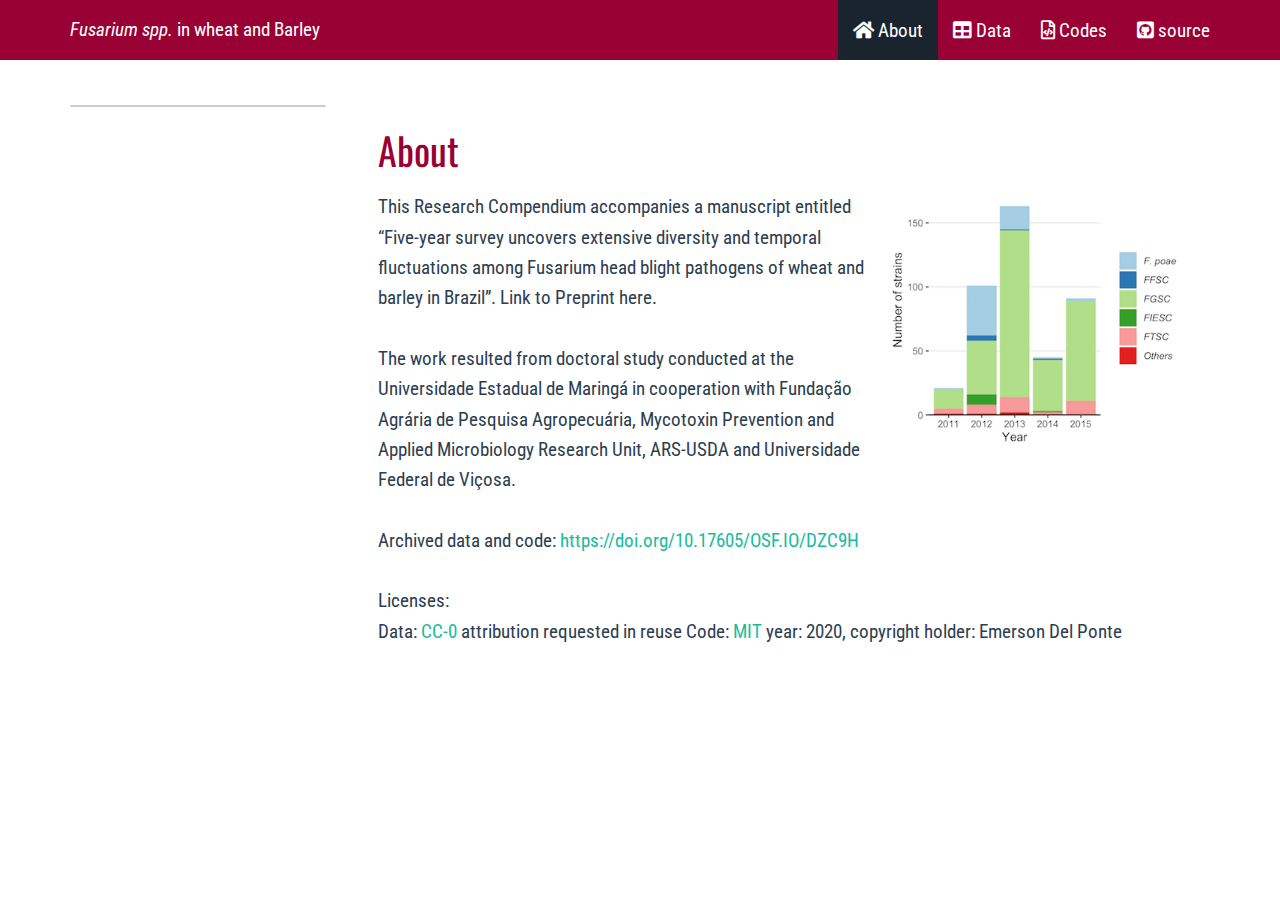
<file: docs/index.html>
<!DOCTYPE html>

<html xmlns="http://www.w3.org/1999/xhtml">

<head>

<meta charset="utf-8" />
<meta http-equiv="Content-Type" content="text/html; charset=utf-8" />
<meta name="generator" content="pandoc" />
<meta http-equiv="X-UA-Compatible" content="IE=EDGE" />




<title>index.utf8.md</title>

<script src="site_libs/jquery-1.11.3/jquery.min.js"></script>
<meta name="viewport" content="width=device-width, initial-scale=1" />
<link href="site_libs/bootstrap-3.3.5/css/flatly.min.css" rel="stylesheet" />
<script src="site_libs/bootstrap-3.3.5/js/bootstrap.min.js"></script>
<script src="site_libs/bootstrap-3.3.5/shim/html5shiv.min.js"></script>
<script src="site_libs/bootstrap-3.3.5/shim/respond.min.js"></script>
<script src="site_libs/jqueryui-1.11.4/jquery-ui.min.js"></script>
<link href="site_libs/tocify-1.9.1/jquery.tocify.css" rel="stylesheet" />
<script src="site_libs/tocify-1.9.1/jquery.tocify.js"></script>
<script src="site_libs/navigation-1.1/tabsets.js"></script>
<link href="site_libs/pagedtable-1.1/css/pagedtable.css" rel="stylesheet" />
<script src="site_libs/pagedtable-1.1/js/pagedtable.js"></script>
<link href="site_libs/font-awesome-5.1.0/css/all.css" rel="stylesheet" />
<link href="site_libs/font-awesome-5.1.0/css/v4-shims.css" rel="stylesheet" />




<style type="text/css">
h1 {
  font-size: 34px;
}
h1.title {
  font-size: 38px;
}
h2 {
  font-size: 30px;
}
h3 {
  font-size: 24px;
}
h4 {
  font-size: 18px;
}
h5 {
  font-size: 16px;
}
h6 {
  font-size: 12px;
}
.table th:not([align]) {
  text-align: left;
}
</style>

<link rel="stylesheet" href="style.css" type="text/css" />



<style type = "text/css">
.main-container {
  max-width: 940px;
  margin-left: auto;
  margin-right: auto;
}
code {
  color: inherit;
  background-color: rgba(0, 0, 0, 0.04);
}
img {
  max-width:100%;
}
.tabbed-pane {
  padding-top: 12px;
}
.html-widget {
  margin-bottom: 20px;
}
button.code-folding-btn:focus {
  outline: none;
}
summary {
  display: list-item;
}
</style>


<style type="text/css">
/* padding for bootstrap navbar */
body {
  padding-top: 60px;
  padding-bottom: 40px;
}
/* offset scroll position for anchor links (for fixed navbar)  */
.section h1 {
  padding-top: 65px;
  margin-top: -65px;
}
.section h2 {
  padding-top: 65px;
  margin-top: -65px;
}
.section h3 {
  padding-top: 65px;
  margin-top: -65px;
}
.section h4 {
  padding-top: 65px;
  margin-top: -65px;
}
.section h5 {
  padding-top: 65px;
  margin-top: -65px;
}
.section h6 {
  padding-top: 65px;
  margin-top: -65px;
}
.dropdown-submenu {
  position: relative;
}
.dropdown-submenu>.dropdown-menu {
  top: 0;
  left: 100%;
  margin-top: -6px;
  margin-left: -1px;
  border-radius: 0 6px 6px 6px;
}
.dropdown-submenu:hover>.dropdown-menu {
  display: block;
}
.dropdown-submenu>a:after {
  display: block;
  content: " ";
  float: right;
  width: 0;
  height: 0;
  border-color: transparent;
  border-style: solid;
  border-width: 5px 0 5px 5px;
  border-left-color: #cccccc;
  margin-top: 5px;
  margin-right: -10px;
}
.dropdown-submenu:hover>a:after {
  border-left-color: #ffffff;
}
.dropdown-submenu.pull-left {
  float: none;
}
.dropdown-submenu.pull-left>.dropdown-menu {
  left: -100%;
  margin-left: 10px;
  border-radius: 6px 0 6px 6px;
}
</style>

<script>
// manage active state of menu based on current page
$(document).ready(function () {
  // active menu anchor
  href = window.location.pathname
  href = href.substr(href.lastIndexOf('/') + 1)
  if (href === "")
    href = "index.html";
  var menuAnchor = $('a[href="' + href + '"]');

  // mark it active
  menuAnchor.parent().addClass('active');

  // if it's got a parent navbar menu mark it active as well
  menuAnchor.closest('li.dropdown').addClass('active');
});
</script>

<!-- tabsets -->

<style type="text/css">
.tabset-dropdown > .nav-tabs {
  display: inline-table;
  max-height: 500px;
  min-height: 44px;
  overflow-y: auto;
  background: white;
  border: 1px solid #ddd;
  border-radius: 4px;
}

.tabset-dropdown > .nav-tabs > li.active:before {
  content: "";
  font-family: 'Glyphicons Halflings';
  display: inline-block;
  padding: 10px;
  border-right: 1px solid #ddd;
}

.tabset-dropdown > .nav-tabs.nav-tabs-open > li.active:before {
  content: "&#xe258;";
  border: none;
}

.tabset-dropdown > .nav-tabs.nav-tabs-open:before {
  content: "";
  font-family: 'Glyphicons Halflings';
  display: inline-block;
  padding: 10px;
  border-right: 1px solid #ddd;
}

.tabset-dropdown > .nav-tabs > li.active {
  display: block;
}

.tabset-dropdown > .nav-tabs > li > a,
.tabset-dropdown > .nav-tabs > li > a:focus,
.tabset-dropdown > .nav-tabs > li > a:hover {
  border: none;
  display: inline-block;
  border-radius: 4px;
}

.tabset-dropdown > .nav-tabs.nav-tabs-open > li {
  display: block;
  float: none;
}

.tabset-dropdown > .nav-tabs > li {
  display: none;
}
</style>

<!-- code folding -->



<style type="text/css">

#TOC {
  margin: 25px 0px 20px 0px;
}
@media (max-width: 768px) {
#TOC {
  position: relative;
  width: 100%;
}
}


.toc-content {
  padding-left: 30px;
  padding-right: 40px;
}

div.main-container {
  max-width: 1200px;
}

div.tocify {
  width: 20%;
  max-width: 260px;
  max-height: 85%;
}

@media (min-width: 768px) and (max-width: 991px) {
  div.tocify {
    width: 25%;
  }
}

@media (max-width: 767px) {
  div.tocify {
    width: 100%;
    max-width: none;
  }
}

.tocify ul, .tocify li {
  line-height: 20px;
}

.tocify-subheader .tocify-item {
  font-size: 0.90em;
}

.tocify .list-group-item {
  border-radius: 0px;
}

.tocify-subheader {
  display: inline;
}
.tocify-subheader .tocify-item {
  font-size: 0.95em;
}

</style>



</head>

<body>


<div class="container-fluid main-container">


<!-- setup 3col/9col grid for toc_float and main content  -->
<div class="row-fluid">
<div class="col-xs-12 col-sm-4 col-md-3">
<div id="TOC" class="tocify">
</div>
</div>

<div class="toc-content col-xs-12 col-sm-8 col-md-9">




<div class="navbar navbar-default  navbar-fixed-top" role="navigation">
  <div class="container">
    <div class="navbar-header">
      <button type="button" class="navbar-toggle collapsed" data-toggle="collapse" data-target="#navbar">
        <span class="icon-bar"></span>
        <span class="icon-bar"></span>
        <span class="icon-bar"></span>
      </button>
      <a class="navbar-brand" href="index.html"><i>Fusarium spp.</i> in wheat and Barley</a>
    </div>
    <div id="navbar" class="navbar-collapse collapse">
      <ul class="nav navbar-nav">
        
      </ul>
      <ul class="nav navbar-nav navbar-right">
        <li>
  <a href="index.html">
    <span class="fa fa fa fa-home"></span>
     
    About
  </a>
</li>
<li>
  <a href="data.html">
    <span class="fa fa fa fa-table"></span>
     
    Data
  </a>
</li>
<li>
  <a href="code.html">
    <span class="fa fa fa fa-file-code-o"></span>
     
    Codes
  </a>
</li>
<li>
  <a href="https://github.com/emdelponte/paper-Fusarium-PR">
    <span class="fa fa-github-square"></span>
     
    source
  </a>
</li>
      </ul>
    </div><!--/.nav-collapse -->
  </div><!--/.container -->
</div><!--/.navbar -->

<div class="fluid-row" id="header">



<h1 class="title toc-ignore">About</h1>

</div>


<p><img src = "figs/cover.png" width =300 align = right> This Research Compendium accompanies a manuscript entitled “Five-year survey uncovers extensive diversity and temporal fluctuations among Fusarium head blight pathogens of wheat and barley in Brazil”. Link to Preprint here.</p>
<p>The work resulted from doctoral study conducted at the Universidade Estadual de Maringá in cooperation with Fundação Agrária de Pesquisa Agropecuária, Mycotoxin Prevention and Applied Microbiology Research Unit, ARS-USDA and Universidade Federal de Viçosa.</p>
<p>Archived data and code: <a href="https://doi.org/10.17605/OSF.IO/DZC9H" class="uri">https://doi.org/10.17605/OSF.IO/DZC9H</a></p>
<p>Licenses:<br />
Data: <a href="https://creativecommons.org/publicdomain/zero/1.0/">CC-0</a> attribution requested in reuse Code: <a href="https://opensource.org/licenses/MIT">MIT</a> year: 2020, copyright holder: Emerson Del Ponte</p>



</div>
</div>

</div>

<script>

// add bootstrap table styles to pandoc tables
function bootstrapStylePandocTables() {
  $('tr.header').parent('thead').parent('table').addClass('table table-condensed');
}
$(document).ready(function () {
  bootstrapStylePandocTables();
});


</script>

<!-- tabsets -->

<script>
$(document).ready(function () {
  window.buildTabsets("TOC");
});

$(document).ready(function () {
  $('.tabset-dropdown > .nav-tabs > li').click(function () {
    $(this).parent().toggleClass('nav-tabs-open')
  });
});
</script>

<!-- code folding -->

<script>
$(document).ready(function ()  {

    // move toc-ignore selectors from section div to header
    $('div.section.toc-ignore')
        .removeClass('toc-ignore')
        .children('h1,h2,h3,h4,h5').addClass('toc-ignore');

    // establish options
    var options = {
      selectors: "h1,h2,h3",
      theme: "bootstrap3",
      context: '.toc-content',
      hashGenerator: function (text) {
        return text.replace(/[.\\/?&!#<>]/g, '').replace(/\s/g, '_').toLowerCase();
      },
      ignoreSelector: ".toc-ignore",
      scrollTo: 0
    };
    options.showAndHide = false;
    options.smoothScroll = false;

    // tocify
    var toc = $("#TOC").tocify(options).data("toc-tocify");
});
</script>

<!-- dynamically load mathjax for compatibility with self-contained -->
<script>
  (function () {
    var script = document.createElement("script");
    script.type = "text/javascript";
    script.src  = "https://mathjax.rstudio.com/latest/MathJax.js?config=TeX-AMS-MML_HTMLorMML";
    document.getElementsByTagName("head")[0].appendChild(script);
  })();
</script>

</body>
</html>
</file>
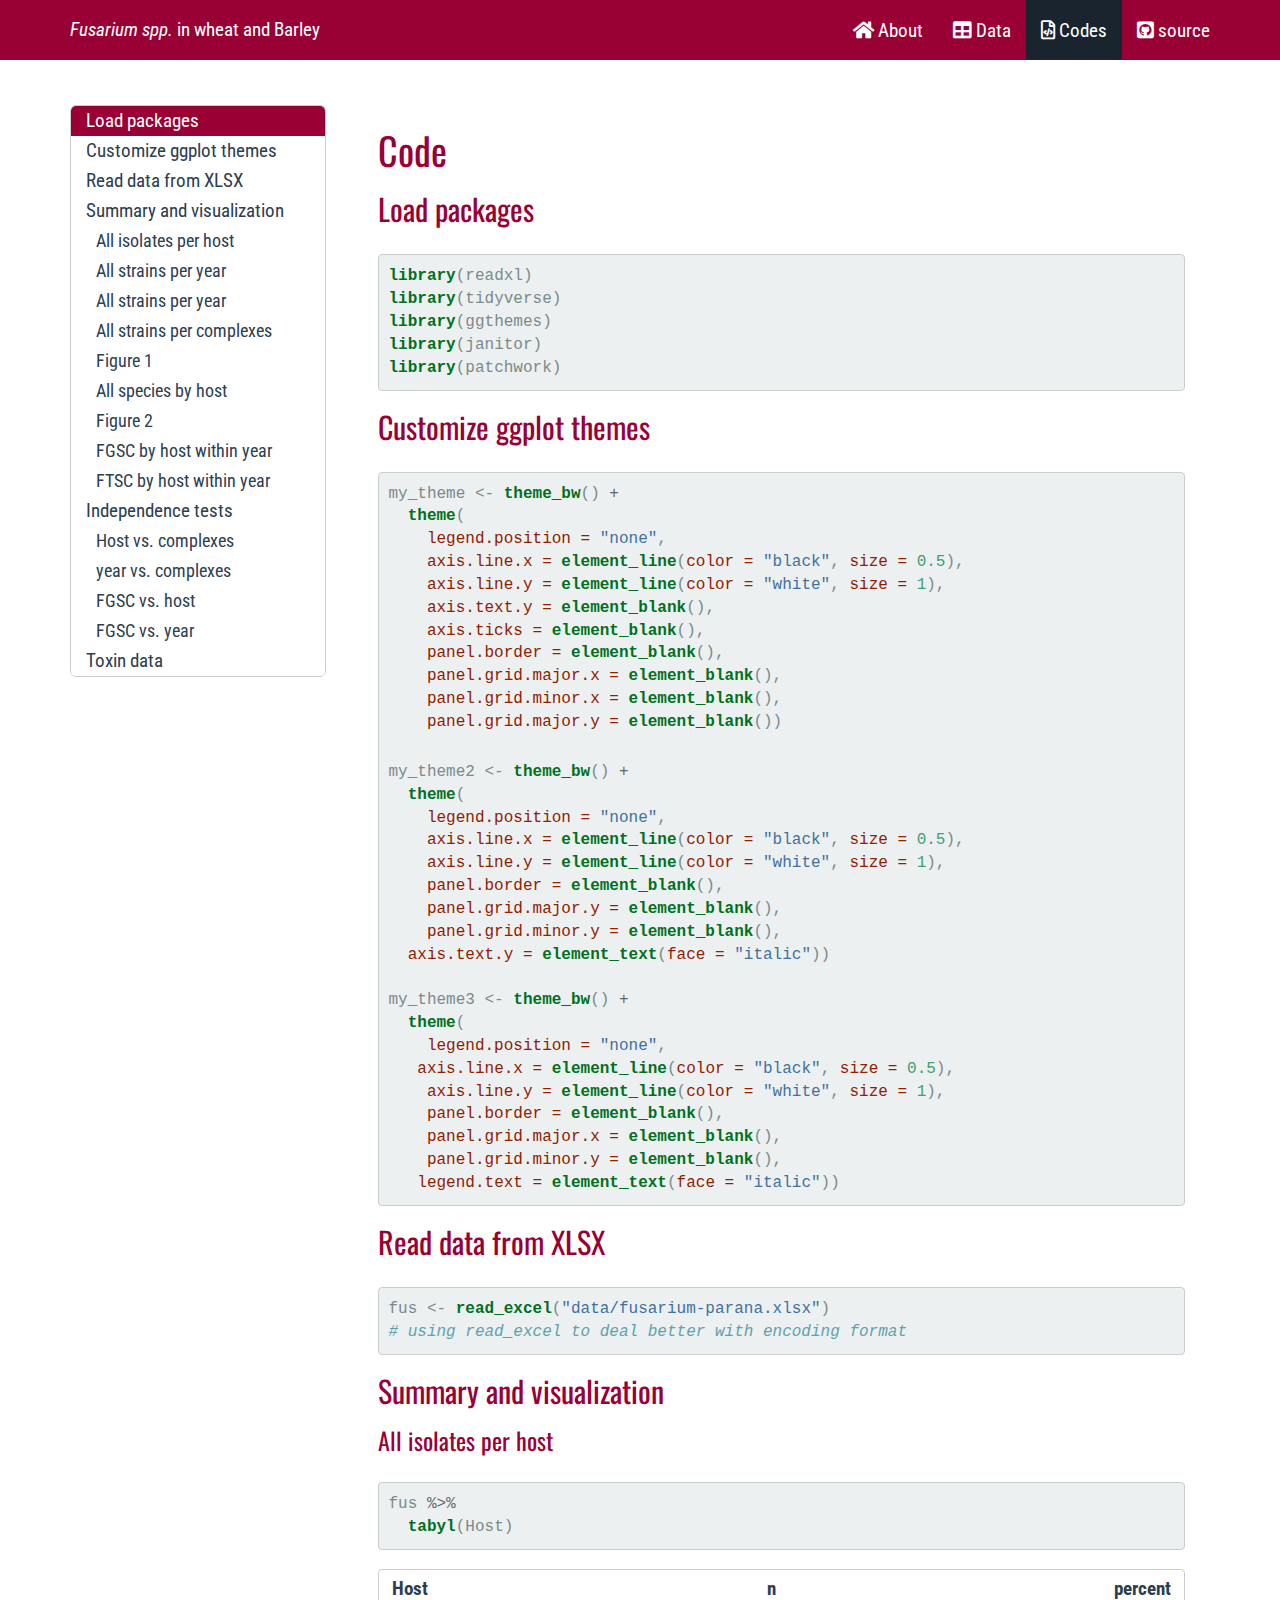
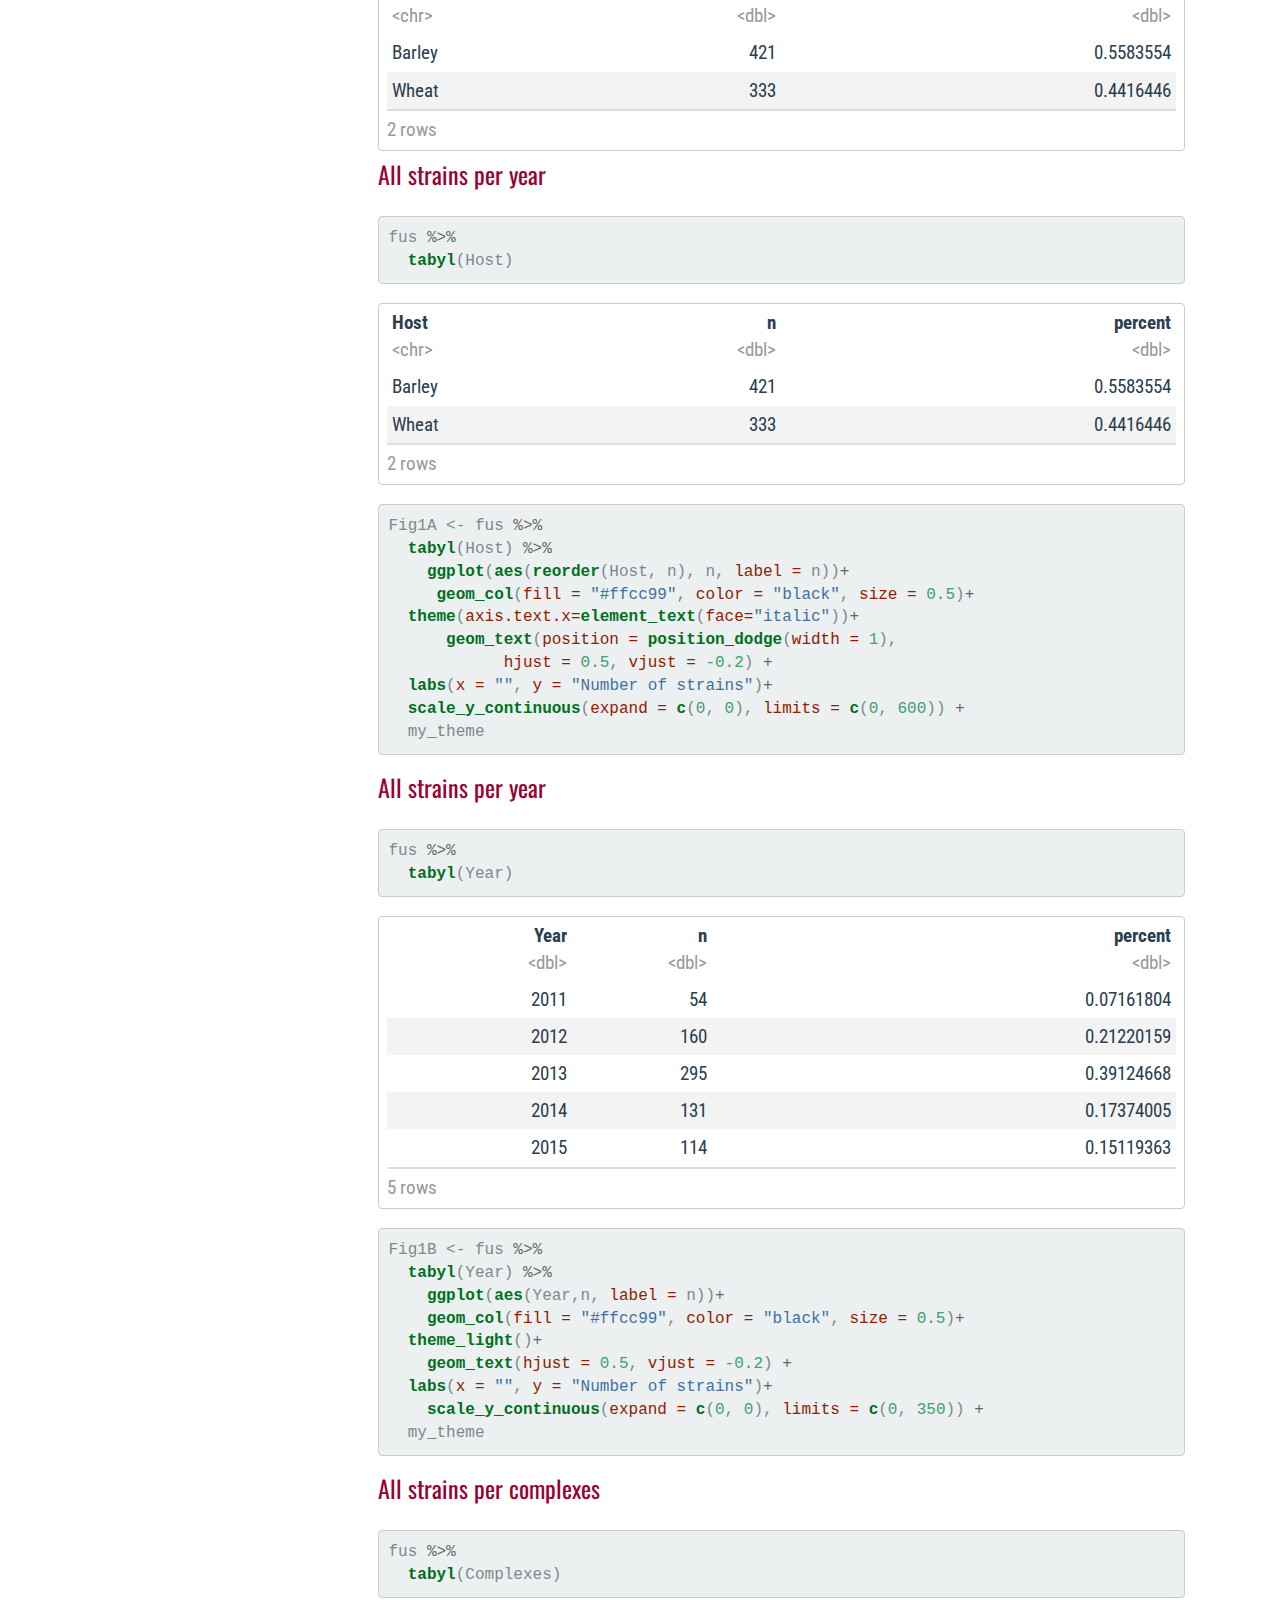
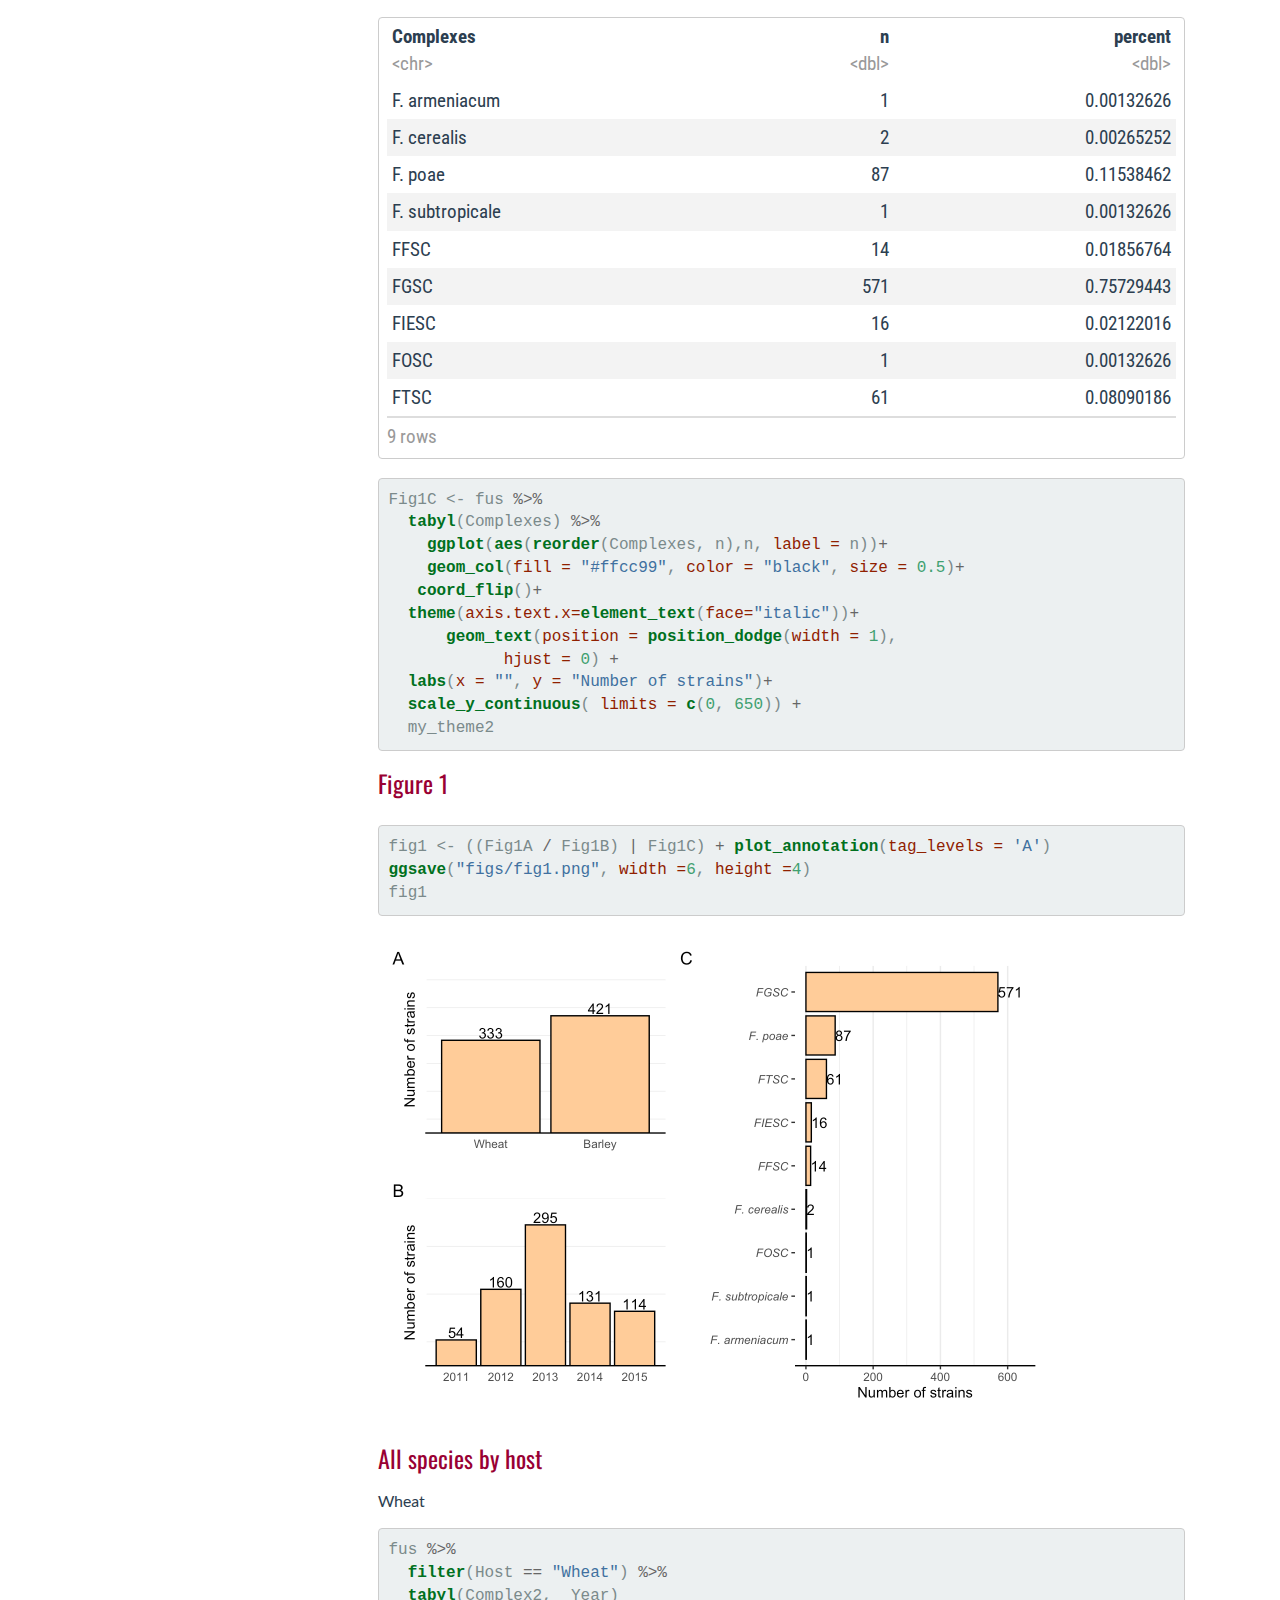
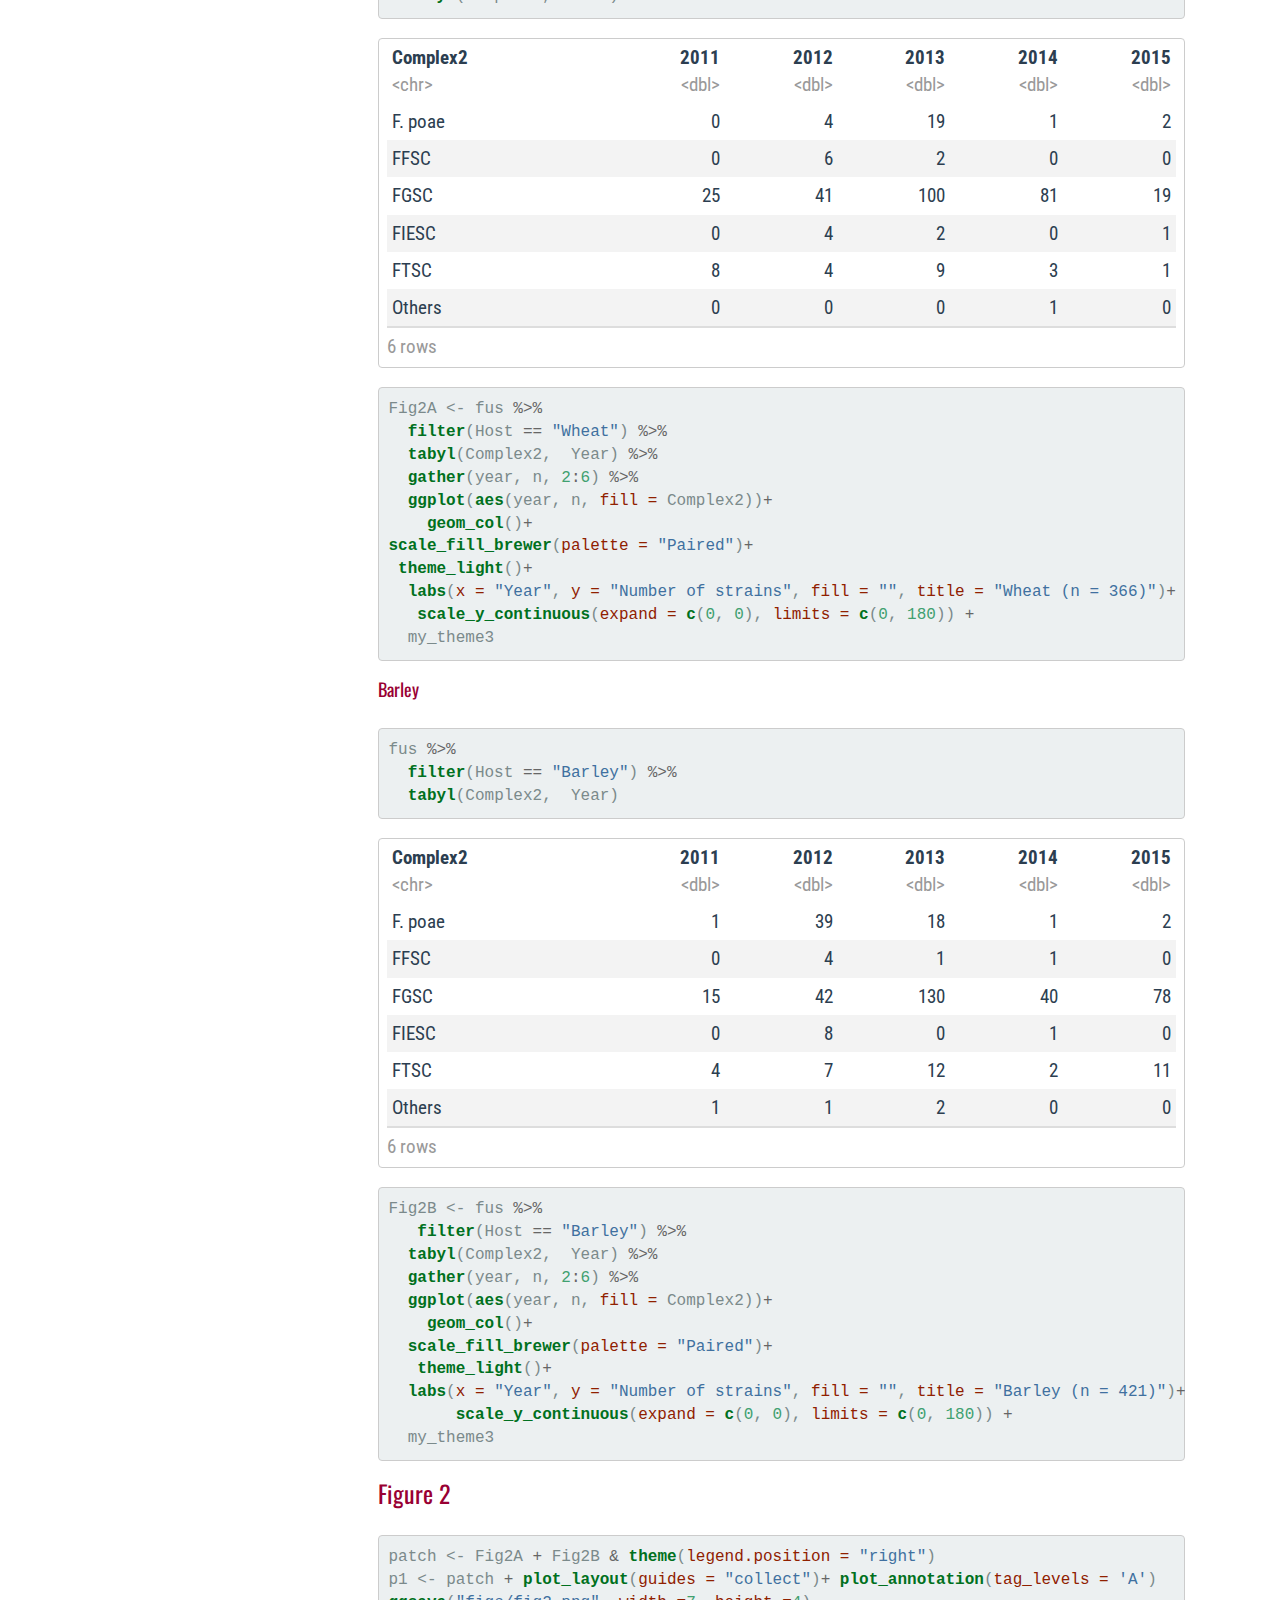
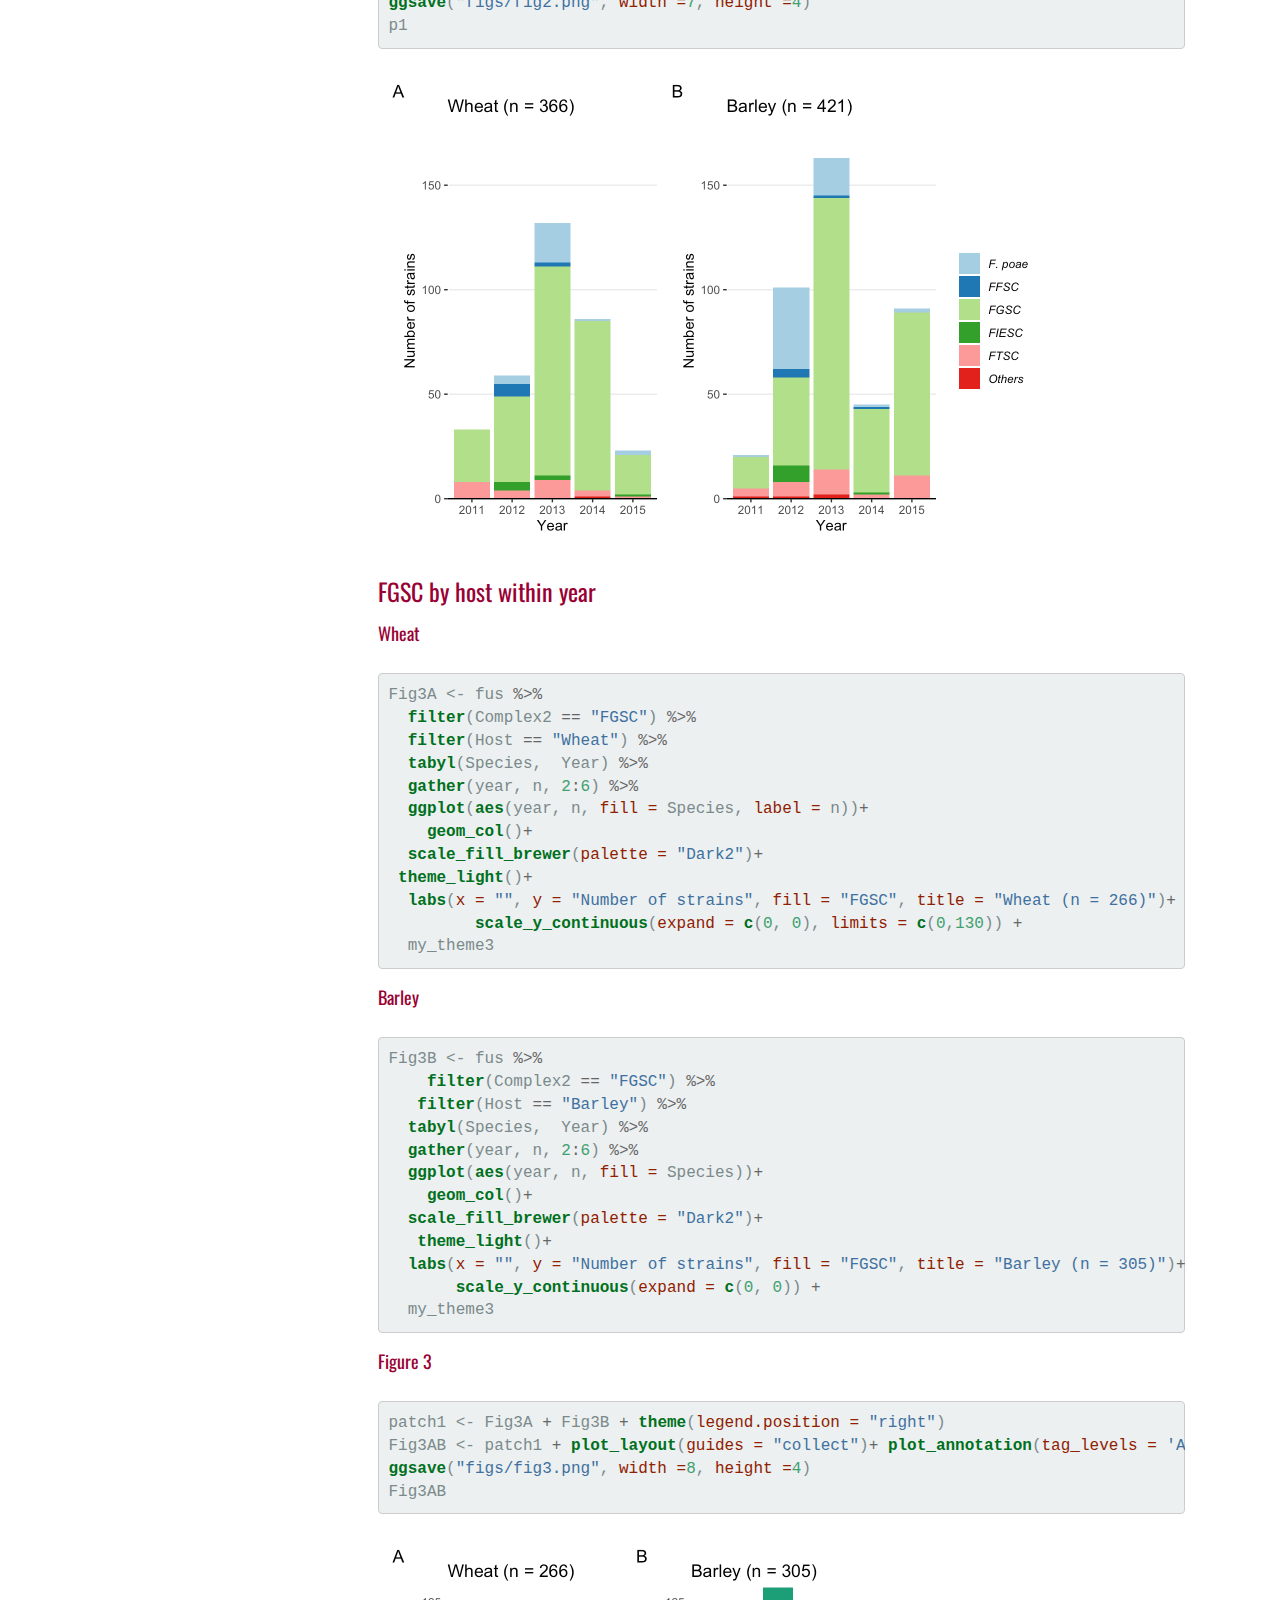
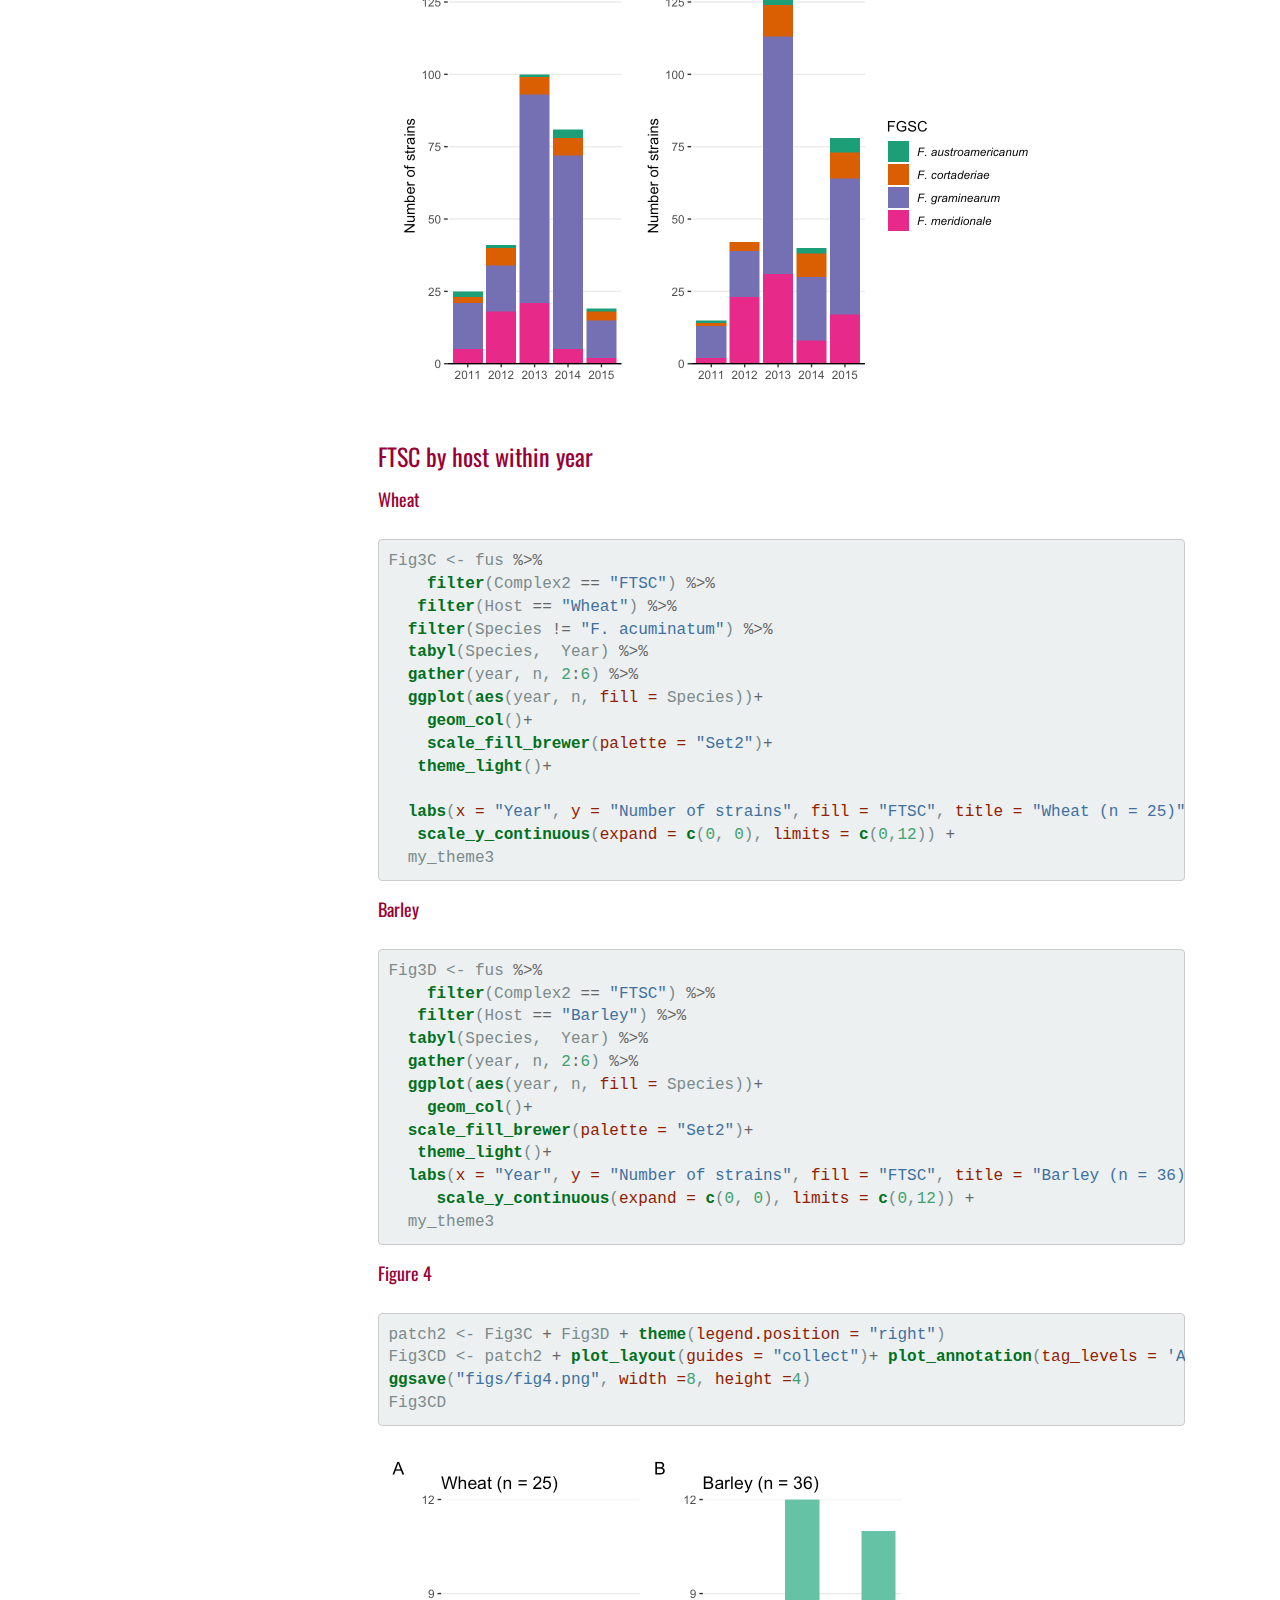
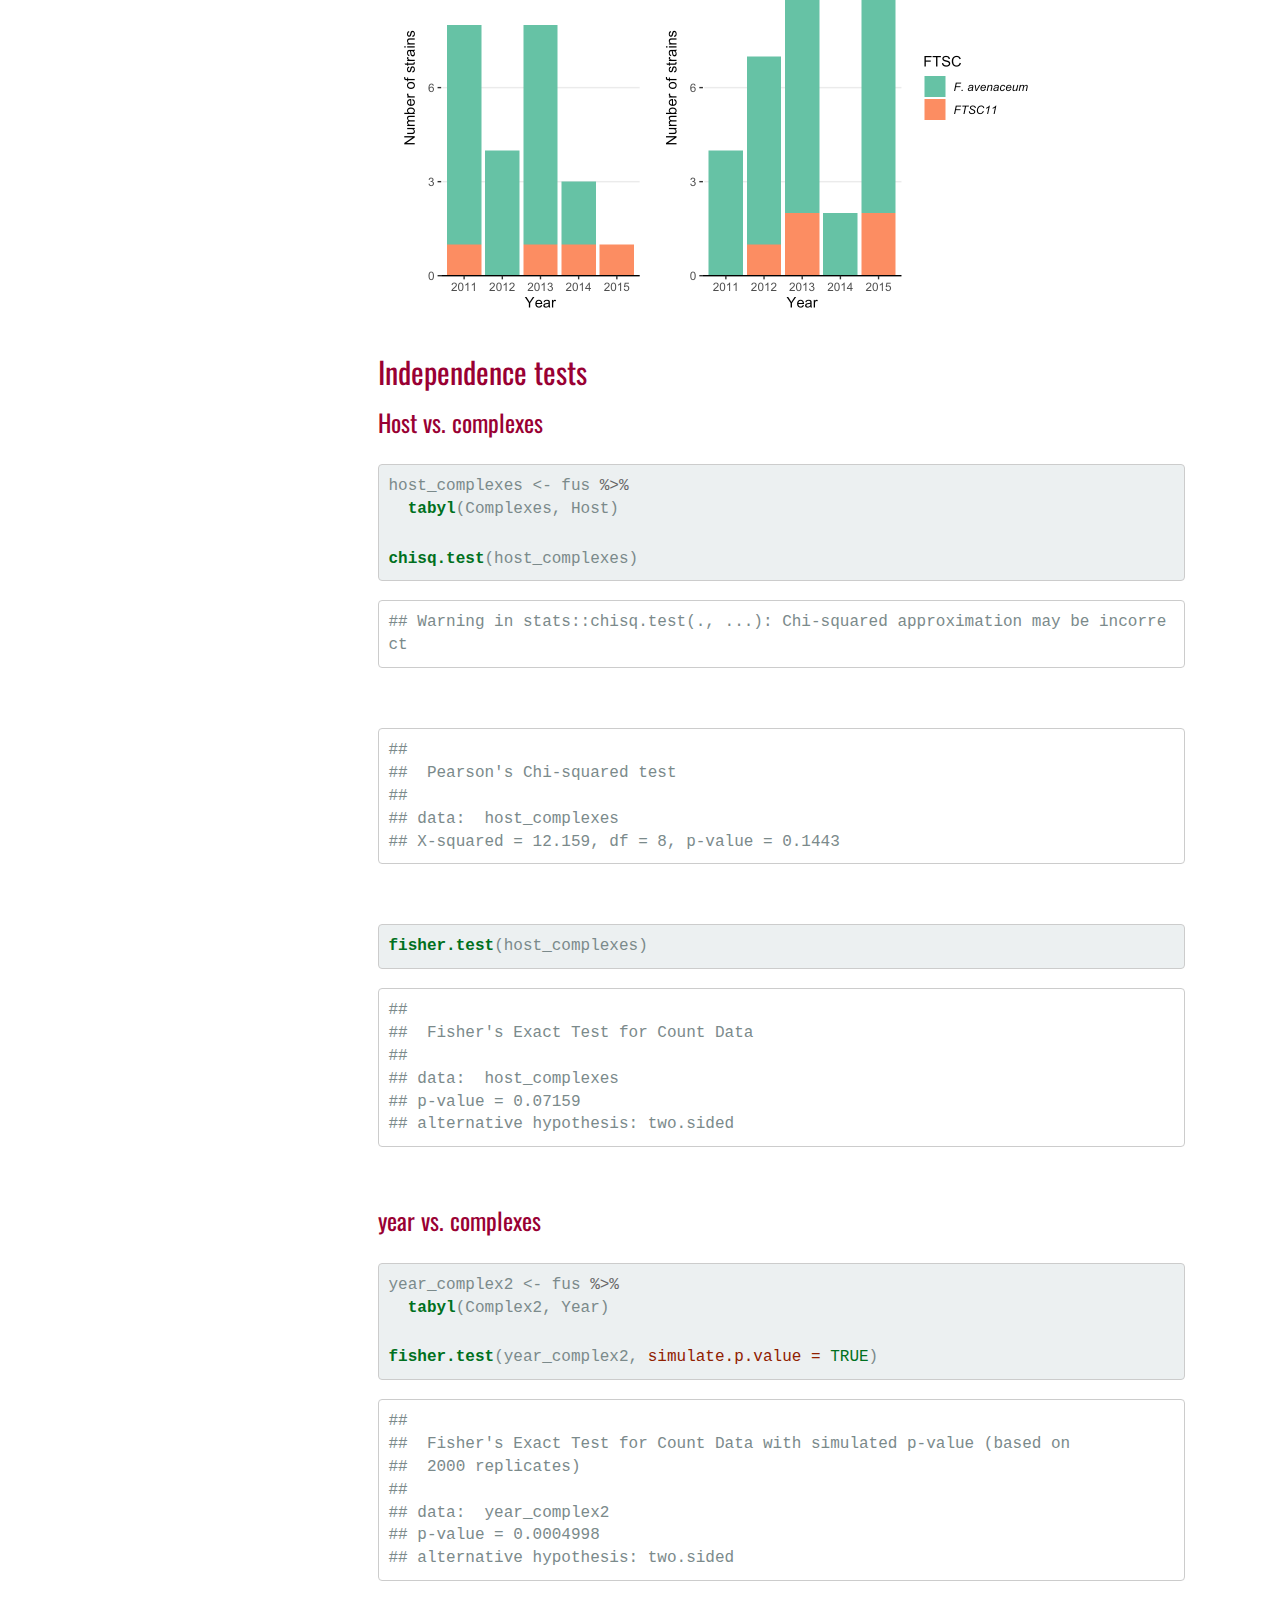
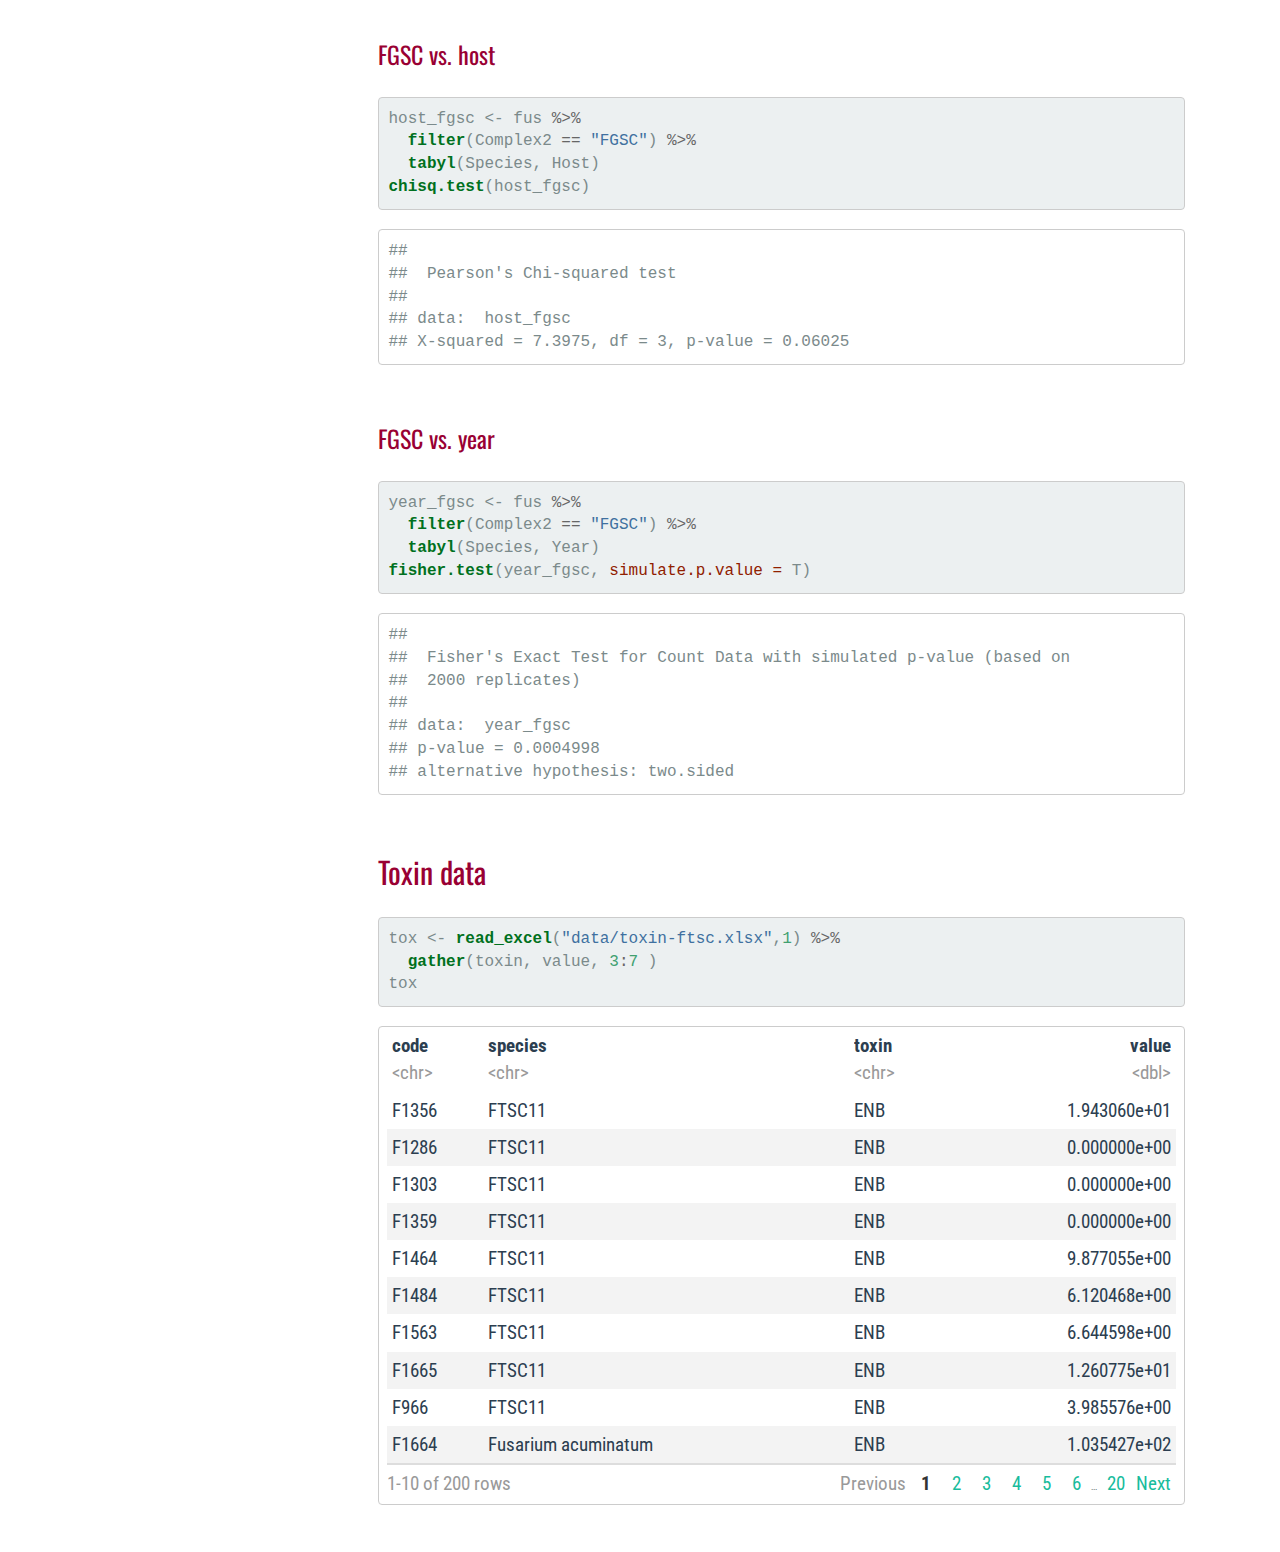
<file: docs/code.html>
<!DOCTYPE html>

<html xmlns="http://www.w3.org/1999/xhtml">

<head>

<meta charset="utf-8" />
<meta http-equiv="Content-Type" content="text/html; charset=utf-8" />
<meta name="generator" content="pandoc" />
<meta http-equiv="X-UA-Compatible" content="IE=EDGE" />




<title>code.utf8.md</title>

<script src="site_libs/jquery-1.11.3/jquery.min.js"></script>
<meta name="viewport" content="width=device-width, initial-scale=1" />
<link href="site_libs/bootstrap-3.3.5/css/flatly.min.css" rel="stylesheet" />
<script src="site_libs/bootstrap-3.3.5/js/bootstrap.min.js"></script>
<script src="site_libs/bootstrap-3.3.5/shim/html5shiv.min.js"></script>
<script src="site_libs/bootstrap-3.3.5/shim/respond.min.js"></script>
<script src="site_libs/jqueryui-1.11.4/jquery-ui.min.js"></script>
<link href="site_libs/tocify-1.9.1/jquery.tocify.css" rel="stylesheet" />
<script src="site_libs/tocify-1.9.1/jquery.tocify.js"></script>
<script src="site_libs/navigation-1.1/tabsets.js"></script>
<link href="site_libs/pagedtable-1.1/css/pagedtable.css" rel="stylesheet" />
<script src="site_libs/pagedtable-1.1/js/pagedtable.js"></script>
<link href="site_libs/font-awesome-5.1.0/css/all.css" rel="stylesheet" />
<link href="site_libs/font-awesome-5.1.0/css/v4-shims.css" rel="stylesheet" />


<style type="text/css">code{white-space: pre;}</style>
<style type="text/css" data-origin="pandoc">
a.sourceLine { display: inline-block; line-height: 1.25; }
a.sourceLine { pointer-events: none; color: inherit; text-decoration: inherit; }
a.sourceLine:empty { height: 1.2em; }
.sourceCode { overflow: visible; }
code.sourceCode { white-space: pre; position: relative; }
div.sourceCode { margin: 1em 0; }
pre.sourceCode { margin: 0; }
@media screen {
div.sourceCode { overflow: auto; }
}
@media print {
code.sourceCode { white-space: pre-wrap; }
a.sourceLine { text-indent: -1em; padding-left: 1em; }
}
pre.numberSource a.sourceLine
  { position: relative; left: -4em; }
pre.numberSource a.sourceLine::before
  { content: attr(data-line-number);
    position: relative; left: -1em; text-align: right; vertical-align: baseline;
    border: none; pointer-events: all; display: inline-block;
    -webkit-touch-callout: none; -webkit-user-select: none;
    -khtml-user-select: none; -moz-user-select: none;
    -ms-user-select: none; user-select: none;
    padding: 0 4px; width: 4em;
    color: #aaaaaa;
  }
pre.numberSource { margin-left: 3em; border-left: 1px solid #aaaaaa;  padding-left: 4px; }
div.sourceCode
  {  }
@media screen {
a.sourceLine::before { text-decoration: underline; }
}
code span.al { color: #ff0000; font-weight: bold; } /* Alert */
code span.an { color: #60a0b0; font-weight: bold; font-style: italic; } /* Annotation */
code span.at { color: #7d9029; } /* Attribute */
code span.bn { color: #40a070; } /* BaseN */
code span.bu { } /* BuiltIn */
code span.cf { color: #007020; font-weight: bold; } /* ControlFlow */
code span.ch { color: #4070a0; } /* Char */
code span.cn { color: #880000; } /* Constant */
code span.co { color: #60a0b0; font-style: italic; } /* Comment */
code span.cv { color: #60a0b0; font-weight: bold; font-style: italic; } /* CommentVar */
code span.do { color: #ba2121; font-style: italic; } /* Documentation */
code span.dt { color: #902000; } /* DataType */
code span.dv { color: #40a070; } /* DecVal */
code span.er { color: #ff0000; font-weight: bold; } /* Error */
code span.ex { } /* Extension */
code span.fl { color: #40a070; } /* Float */
code span.fu { color: #06287e; } /* Function */
code span.im { } /* Import */
code span.in { color: #60a0b0; font-weight: bold; font-style: italic; } /* Information */
code span.kw { color: #007020; font-weight: bold; } /* Keyword */
code span.op { color: #666666; } /* Operator */
code span.ot { color: #007020; } /* Other */
code span.pp { color: #bc7a00; } /* Preprocessor */
code span.sc { color: #4070a0; } /* SpecialChar */
code span.ss { color: #bb6688; } /* SpecialString */
code span.st { color: #4070a0; } /* String */
code span.va { color: #19177c; } /* Variable */
code span.vs { color: #4070a0; } /* VerbatimString */
code span.wa { color: #60a0b0; font-weight: bold; font-style: italic; } /* Warning */

</style>
<script>
// apply pandoc div.sourceCode style to pre.sourceCode instead
(function() {
  var sheets = document.styleSheets;
  for (var i = 0; i < sheets.length; i++) {
    if (sheets[i].ownerNode.dataset["origin"] !== "pandoc") continue;
    try { var rules = sheets[i].cssRules; } catch (e) { continue; }
    for (var j = 0; j < rules.length; j++) {
      var rule = rules[j];
      // check if there is a div.sourceCode rule
      if (rule.type !== rule.STYLE_RULE || rule.selectorText !== "div.sourceCode") continue;
      var style = rule.style.cssText;
      // check if color or background-color is set
      if (rule.style.color === '' && rule.style.backgroundColor === '') continue;
      // replace div.sourceCode by a pre.sourceCode rule
      sheets[i].deleteRule(j);
      sheets[i].insertRule('pre.sourceCode{' + style + '}', j);
    }
  }
})();
</script>
<style type="text/css">
  pre:not([class]) {
    background-color: white;
  }
</style>


<style type="text/css">
h1 {
  font-size: 34px;
}
h1.title {
  font-size: 38px;
}
h2 {
  font-size: 30px;
}
h3 {
  font-size: 24px;
}
h4 {
  font-size: 18px;
}
h5 {
  font-size: 16px;
}
h6 {
  font-size: 12px;
}
.table th:not([align]) {
  text-align: left;
}
</style>

<link rel="stylesheet" href="style.css" type="text/css" />



<style type = "text/css">
.main-container {
  max-width: 940px;
  margin-left: auto;
  margin-right: auto;
}
code {
  color: inherit;
  background-color: rgba(0, 0, 0, 0.04);
}
img {
  max-width:100%;
}
.tabbed-pane {
  padding-top: 12px;
}
.html-widget {
  margin-bottom: 20px;
}
button.code-folding-btn:focus {
  outline: none;
}
summary {
  display: list-item;
}
</style>


<style type="text/css">
/* padding for bootstrap navbar */
body {
  padding-top: 60px;
  padding-bottom: 40px;
}
/* offset scroll position for anchor links (for fixed navbar)  */
.section h1 {
  padding-top: 65px;
  margin-top: -65px;
}
.section h2 {
  padding-top: 65px;
  margin-top: -65px;
}
.section h3 {
  padding-top: 65px;
  margin-top: -65px;
}
.section h4 {
  padding-top: 65px;
  margin-top: -65px;
}
.section h5 {
  padding-top: 65px;
  margin-top: -65px;
}
.section h6 {
  padding-top: 65px;
  margin-top: -65px;
}
.dropdown-submenu {
  position: relative;
}
.dropdown-submenu>.dropdown-menu {
  top: 0;
  left: 100%;
  margin-top: -6px;
  margin-left: -1px;
  border-radius: 0 6px 6px 6px;
}
.dropdown-submenu:hover>.dropdown-menu {
  display: block;
}
.dropdown-submenu>a:after {
  display: block;
  content: " ";
  float: right;
  width: 0;
  height: 0;
  border-color: transparent;
  border-style: solid;
  border-width: 5px 0 5px 5px;
  border-left-color: #cccccc;
  margin-top: 5px;
  margin-right: -10px;
}
.dropdown-submenu:hover>a:after {
  border-left-color: #ffffff;
}
.dropdown-submenu.pull-left {
  float: none;
}
.dropdown-submenu.pull-left>.dropdown-menu {
  left: -100%;
  margin-left: 10px;
  border-radius: 6px 0 6px 6px;
}
</style>

<script>
// manage active state of menu based on current page
$(document).ready(function () {
  // active menu anchor
  href = window.location.pathname
  href = href.substr(href.lastIndexOf('/') + 1)
  if (href === "")
    href = "index.html";
  var menuAnchor = $('a[href="' + href + '"]');

  // mark it active
  menuAnchor.parent().addClass('active');

  // if it's got a parent navbar menu mark it active as well
  menuAnchor.closest('li.dropdown').addClass('active');
});
</script>

<!-- tabsets -->

<style type="text/css">
.tabset-dropdown > .nav-tabs {
  display: inline-table;
  max-height: 500px;
  min-height: 44px;
  overflow-y: auto;
  background: white;
  border: 1px solid #ddd;
  border-radius: 4px;
}

.tabset-dropdown > .nav-tabs > li.active:before {
  content: "";
  font-family: 'Glyphicons Halflings';
  display: inline-block;
  padding: 10px;
  border-right: 1px solid #ddd;
}

.tabset-dropdown > .nav-tabs.nav-tabs-open > li.active:before {
  content: "&#xe258;";
  border: none;
}

.tabset-dropdown > .nav-tabs.nav-tabs-open:before {
  content: "";
  font-family: 'Glyphicons Halflings';
  display: inline-block;
  padding: 10px;
  border-right: 1px solid #ddd;
}

.tabset-dropdown > .nav-tabs > li.active {
  display: block;
}

.tabset-dropdown > .nav-tabs > li > a,
.tabset-dropdown > .nav-tabs > li > a:focus,
.tabset-dropdown > .nav-tabs > li > a:hover {
  border: none;
  display: inline-block;
  border-radius: 4px;
}

.tabset-dropdown > .nav-tabs.nav-tabs-open > li {
  display: block;
  float: none;
}

.tabset-dropdown > .nav-tabs > li {
  display: none;
}
</style>

<!-- code folding -->



<style type="text/css">

#TOC {
  margin: 25px 0px 20px 0px;
}
@media (max-width: 768px) {
#TOC {
  position: relative;
  width: 100%;
}
}


.toc-content {
  padding-left: 30px;
  padding-right: 40px;
}

div.main-container {
  max-width: 1200px;
}

div.tocify {
  width: 20%;
  max-width: 260px;
  max-height: 85%;
}

@media (min-width: 768px) and (max-width: 991px) {
  div.tocify {
    width: 25%;
  }
}

@media (max-width: 767px) {
  div.tocify {
    width: 100%;
    max-width: none;
  }
}

.tocify ul, .tocify li {
  line-height: 20px;
}

.tocify-subheader .tocify-item {
  font-size: 0.90em;
}

.tocify .list-group-item {
  border-radius: 0px;
}

.tocify-subheader {
  display: inline;
}
.tocify-subheader .tocify-item {
  font-size: 0.95em;
}

</style>



</head>

<body>


<div class="container-fluid main-container">


<!-- setup 3col/9col grid for toc_float and main content  -->
<div class="row-fluid">
<div class="col-xs-12 col-sm-4 col-md-3">
<div id="TOC" class="tocify">
</div>
</div>

<div class="toc-content col-xs-12 col-sm-8 col-md-9">




<div class="navbar navbar-default  navbar-fixed-top" role="navigation">
  <div class="container">
    <div class="navbar-header">
      <button type="button" class="navbar-toggle collapsed" data-toggle="collapse" data-target="#navbar">
        <span class="icon-bar"></span>
        <span class="icon-bar"></span>
        <span class="icon-bar"></span>
      </button>
      <a class="navbar-brand" href="index.html"><i>Fusarium spp.</i> in wheat and Barley</a>
    </div>
    <div id="navbar" class="navbar-collapse collapse">
      <ul class="nav navbar-nav">
        
      </ul>
      <ul class="nav navbar-nav navbar-right">
        <li>
  <a href="index.html">
    <span class="fa fa fa fa-home"></span>
     
    About
  </a>
</li>
<li>
  <a href="data.html">
    <span class="fa fa fa fa-table"></span>
     
    Data
  </a>
</li>
<li>
  <a href="code.html">
    <span class="fa fa fa fa-file-code-o"></span>
     
    Codes
  </a>
</li>
<li>
  <a href="https://github.com/emdelponte/paper-Fusarium-PR">
    <span class="fa fa-github-square"></span>
     
    source
  </a>
</li>
      </ul>
    </div><!--/.nav-collapse -->
  </div><!--/.container -->
</div><!--/.navbar -->

<div class="fluid-row" id="header">



<h1 class="title toc-ignore">Code</h1>

</div>


<div id="load-packages" class="section level2">
<h2>Load packages</h2>
<div class="sourceCode" id="cb1"><pre class="sourceCode r"><code class="sourceCode r"><a class="sourceLine" id="cb1-1" data-line-number="1"><span class="kw">library</span>(readxl)</a>
<a class="sourceLine" id="cb1-2" data-line-number="2"><span class="kw">library</span>(tidyverse)</a>
<a class="sourceLine" id="cb1-3" data-line-number="3"><span class="kw">library</span>(ggthemes)</a>
<a class="sourceLine" id="cb1-4" data-line-number="4"><span class="kw">library</span>(janitor)</a>
<a class="sourceLine" id="cb1-5" data-line-number="5"><span class="kw">library</span>(patchwork)</a></code></pre></div>
</div>
<div id="customize-ggplot-themes" class="section level2">
<h2>Customize ggplot themes</h2>
<div class="sourceCode" id="cb2"><pre class="sourceCode r"><code class="sourceCode r"><a class="sourceLine" id="cb2-1" data-line-number="1">my_theme &lt;-<span class="st"> </span><span class="kw">theme_bw</span>() <span class="op">+</span></a>
<a class="sourceLine" id="cb2-2" data-line-number="2"><span class="st">  </span><span class="kw">theme</span>(</a>
<a class="sourceLine" id="cb2-3" data-line-number="3">    <span class="dt">legend.position =</span> <span class="st">&quot;none&quot;</span>,</a>
<a class="sourceLine" id="cb2-4" data-line-number="4">    <span class="dt">axis.line.x =</span> <span class="kw">element_line</span>(<span class="dt">color =</span> <span class="st">&quot;black&quot;</span>, <span class="dt">size =</span> <span class="fl">0.5</span>),</a>
<a class="sourceLine" id="cb2-5" data-line-number="5">    <span class="dt">axis.line.y =</span> <span class="kw">element_line</span>(<span class="dt">color =</span> <span class="st">&quot;white&quot;</span>, <span class="dt">size =</span> <span class="dv">1</span>),</a>
<a class="sourceLine" id="cb2-6" data-line-number="6">    <span class="dt">axis.text.y =</span> <span class="kw">element_blank</span>(),</a>
<a class="sourceLine" id="cb2-7" data-line-number="7">    <span class="dt">axis.ticks =</span> <span class="kw">element_blank</span>(),</a>
<a class="sourceLine" id="cb2-8" data-line-number="8">    <span class="dt">panel.border =</span> <span class="kw">element_blank</span>(),</a>
<a class="sourceLine" id="cb2-9" data-line-number="9">    <span class="dt">panel.grid.major.x =</span> <span class="kw">element_blank</span>(),</a>
<a class="sourceLine" id="cb2-10" data-line-number="10">    <span class="dt">panel.grid.minor.x =</span> <span class="kw">element_blank</span>(),</a>
<a class="sourceLine" id="cb2-11" data-line-number="11">    <span class="dt">panel.grid.major.y =</span> <span class="kw">element_blank</span>())</a>
<a class="sourceLine" id="cb2-12" data-line-number="12"></a>
<a class="sourceLine" id="cb2-13" data-line-number="13">my_theme2 &lt;-<span class="st"> </span><span class="kw">theme_bw</span>() <span class="op">+</span></a>
<a class="sourceLine" id="cb2-14" data-line-number="14"><span class="st">  </span><span class="kw">theme</span>(</a>
<a class="sourceLine" id="cb2-15" data-line-number="15">    <span class="dt">legend.position =</span> <span class="st">&quot;none&quot;</span>,</a>
<a class="sourceLine" id="cb2-16" data-line-number="16">    <span class="dt">axis.line.x =</span> <span class="kw">element_line</span>(<span class="dt">color =</span> <span class="st">&quot;black&quot;</span>, <span class="dt">size =</span> <span class="fl">0.5</span>),</a>
<a class="sourceLine" id="cb2-17" data-line-number="17">    <span class="dt">axis.line.y =</span> <span class="kw">element_line</span>(<span class="dt">color =</span> <span class="st">&quot;white&quot;</span>, <span class="dt">size =</span> <span class="dv">1</span>),</a>
<a class="sourceLine" id="cb2-18" data-line-number="18">    <span class="dt">panel.border =</span> <span class="kw">element_blank</span>(),</a>
<a class="sourceLine" id="cb2-19" data-line-number="19">    <span class="dt">panel.grid.major.y =</span> <span class="kw">element_blank</span>(),</a>
<a class="sourceLine" id="cb2-20" data-line-number="20">    <span class="dt">panel.grid.minor.y =</span> <span class="kw">element_blank</span>(),</a>
<a class="sourceLine" id="cb2-21" data-line-number="21">  <span class="dt">axis.text.y =</span> <span class="kw">element_text</span>(<span class="dt">face =</span> <span class="st">&quot;italic&quot;</span>))</a>
<a class="sourceLine" id="cb2-22" data-line-number="22">  </a>
<a class="sourceLine" id="cb2-23" data-line-number="23">my_theme3 &lt;-<span class="st"> </span><span class="kw">theme_bw</span>() <span class="op">+</span></a>
<a class="sourceLine" id="cb2-24" data-line-number="24"><span class="st">  </span><span class="kw">theme</span>(</a>
<a class="sourceLine" id="cb2-25" data-line-number="25">    <span class="dt">legend.position =</span> <span class="st">&quot;none&quot;</span>,</a>
<a class="sourceLine" id="cb2-26" data-line-number="26">   <span class="dt">axis.line.x =</span> <span class="kw">element_line</span>(<span class="dt">color =</span> <span class="st">&quot;black&quot;</span>, <span class="dt">size =</span> <span class="fl">0.5</span>),</a>
<a class="sourceLine" id="cb2-27" data-line-number="27">    <span class="dt">axis.line.y =</span> <span class="kw">element_line</span>(<span class="dt">color =</span> <span class="st">&quot;white&quot;</span>, <span class="dt">size =</span> <span class="dv">1</span>),</a>
<a class="sourceLine" id="cb2-28" data-line-number="28">    <span class="dt">panel.border =</span> <span class="kw">element_blank</span>(),</a>
<a class="sourceLine" id="cb2-29" data-line-number="29">    <span class="dt">panel.grid.major.x =</span> <span class="kw">element_blank</span>(),</a>
<a class="sourceLine" id="cb2-30" data-line-number="30">    <span class="dt">panel.grid.minor.y =</span> <span class="kw">element_blank</span>(),</a>
<a class="sourceLine" id="cb2-31" data-line-number="31">   <span class="dt">legend.text =</span> <span class="kw">element_text</span>(<span class="dt">face =</span> <span class="st">&quot;italic&quot;</span>))</a></code></pre></div>
</div>
<div id="read-data-from-xlsx" class="section level2">
<h2>Read data from XLSX</h2>
<div class="sourceCode" id="cb3"><pre class="sourceCode r"><code class="sourceCode r"><a class="sourceLine" id="cb3-1" data-line-number="1">fus &lt;-<span class="st"> </span><span class="kw">read_excel</span>(<span class="st">&quot;data/fusarium-parana.xlsx&quot;</span>)</a>
<a class="sourceLine" id="cb3-2" data-line-number="2"><span class="co"># using read_excel to deal better with encoding format</span></a></code></pre></div>
</div>
<div id="summary-and-visualization" class="section level2">
<h2>Summary and visualization</h2>
<div id="all-isolates-per-host" class="section level3">
<h3>All isolates per host</h3>
<div class="sourceCode" id="cb4"><pre class="sourceCode r"><code class="sourceCode r"><a class="sourceLine" id="cb4-1" data-line-number="1">fus <span class="op">%&gt;%</span><span class="st"> </span></a>
<a class="sourceLine" id="cb4-2" data-line-number="2"><span class="st">  </span><span class="kw">tabyl</span>(Host)</a></code></pre></div>
<div data-pagedtable="false">
<script data-pagedtable-source type="application/json">
{"columns":[{"label":["Host"],"name":[1],"type":["chr"],"align":["left"]},{"label":["n"],"name":[2],"type":["dbl"],"align":["right"]},{"label":["percent"],"name":[3],"type":["dbl"],"align":["right"]}],"data":[{"1":"Barley","2":"421","3":"0.5583554"},{"1":"Wheat","2":"333","3":"0.4416446"}],"options":{"columns":{"min":{},"max":[10]},"rows":{"min":[10],"max":[10]},"pages":{}}}
  </script>
</div>
</div>
<div id="all-strains-per-year" class="section level3">
<h3>All strains per year</h3>
<div class="sourceCode" id="cb5"><pre class="sourceCode r"><code class="sourceCode r"><a class="sourceLine" id="cb5-1" data-line-number="1">fus <span class="op">%&gt;%</span><span class="st"> </span></a>
<a class="sourceLine" id="cb5-2" data-line-number="2"><span class="st">  </span><span class="kw">tabyl</span>(Host)</a></code></pre></div>
<div data-pagedtable="false">
<script data-pagedtable-source type="application/json">
{"columns":[{"label":["Host"],"name":[1],"type":["chr"],"align":["left"]},{"label":["n"],"name":[2],"type":["dbl"],"align":["right"]},{"label":["percent"],"name":[3],"type":["dbl"],"align":["right"]}],"data":[{"1":"Barley","2":"421","3":"0.5583554"},{"1":"Wheat","2":"333","3":"0.4416446"}],"options":{"columns":{"min":{},"max":[10]},"rows":{"min":[10],"max":[10]},"pages":{}}}
  </script>
</div>
<div class="sourceCode" id="cb6"><pre class="sourceCode r"><code class="sourceCode r"><a class="sourceLine" id="cb6-1" data-line-number="1">Fig1A &lt;-<span class="st"> </span>fus <span class="op">%&gt;%</span><span class="st"> </span></a>
<a class="sourceLine" id="cb6-2" data-line-number="2"><span class="st">  </span><span class="kw">tabyl</span>(Host) <span class="op">%&gt;%</span><span class="st"> </span></a>
<a class="sourceLine" id="cb6-3" data-line-number="3"><span class="st">    </span><span class="kw">ggplot</span>(<span class="kw">aes</span>(<span class="kw">reorder</span>(Host, n), n, <span class="dt">label =</span> n))<span class="op">+</span></a>
<a class="sourceLine" id="cb6-4" data-line-number="4"><span class="st">     </span><span class="kw">geom_col</span>(<span class="dt">fill =</span> <span class="st">&quot;#ffcc99&quot;</span>, <span class="dt">color =</span> <span class="st">&quot;black&quot;</span>, <span class="dt">size =</span> <span class="fl">0.5</span>)<span class="op">+</span></a>
<a class="sourceLine" id="cb6-5" data-line-number="5"><span class="st">  </span><span class="kw">theme</span>(<span class="dt">axis.text.x=</span><span class="kw">element_text</span>(<span class="dt">face=</span><span class="st">&quot;italic&quot;</span>))<span class="op">+</span></a>
<a class="sourceLine" id="cb6-6" data-line-number="6"><span class="st">      </span><span class="kw">geom_text</span>(<span class="dt">position =</span> <span class="kw">position_dodge</span>(<span class="dt">width =</span> <span class="dv">1</span>),</a>
<a class="sourceLine" id="cb6-7" data-line-number="7">            <span class="dt">hjust =</span> <span class="fl">0.5</span>, <span class="dt">vjust =</span> <span class="fl">-0.2</span>) <span class="op">+</span></a>
<a class="sourceLine" id="cb6-8" data-line-number="8"><span class="st">  </span><span class="kw">labs</span>(<span class="dt">x =</span> <span class="st">&quot;&quot;</span>, <span class="dt">y =</span> <span class="st">&quot;Number of strains&quot;</span>)<span class="op">+</span></a>
<a class="sourceLine" id="cb6-9" data-line-number="9"><span class="st">  </span><span class="kw">scale_y_continuous</span>(<span class="dt">expand =</span> <span class="kw">c</span>(<span class="dv">0</span>, <span class="dv">0</span>), <span class="dt">limits =</span> <span class="kw">c</span>(<span class="dv">0</span>, <span class="dv">600</span>)) <span class="op">+</span></a>
<a class="sourceLine" id="cb6-10" data-line-number="10"><span class="st">  </span>my_theme</a></code></pre></div>
</div>
<div id="all-strains-per-year-1" class="section level3">
<h3>All strains per year</h3>
<div class="sourceCode" id="cb7"><pre class="sourceCode r"><code class="sourceCode r"><a class="sourceLine" id="cb7-1" data-line-number="1">fus <span class="op">%&gt;%</span><span class="st"> </span></a>
<a class="sourceLine" id="cb7-2" data-line-number="2"><span class="st">  </span><span class="kw">tabyl</span>(Year)</a></code></pre></div>
<div data-pagedtable="false">
<script data-pagedtable-source type="application/json">
{"columns":[{"label":["Year"],"name":[1],"type":["dbl"],"align":["right"]},{"label":["n"],"name":[2],"type":["dbl"],"align":["right"]},{"label":["percent"],"name":[3],"type":["dbl"],"align":["right"]}],"data":[{"1":"2011","2":"54","3":"0.07161804"},{"1":"2012","2":"160","3":"0.21220159"},{"1":"2013","2":"295","3":"0.39124668"},{"1":"2014","2":"131","3":"0.17374005"},{"1":"2015","2":"114","3":"0.15119363"}],"options":{"columns":{"min":{},"max":[10]},"rows":{"min":[10],"max":[10]},"pages":{}}}
  </script>
</div>
<div class="sourceCode" id="cb8"><pre class="sourceCode r"><code class="sourceCode r"><a class="sourceLine" id="cb8-1" data-line-number="1">Fig1B &lt;-<span class="st"> </span>fus <span class="op">%&gt;%</span><span class="st"> </span></a>
<a class="sourceLine" id="cb8-2" data-line-number="2"><span class="st">  </span><span class="kw">tabyl</span>(Year) <span class="op">%&gt;%</span><span class="st"> </span></a>
<a class="sourceLine" id="cb8-3" data-line-number="3"><span class="st">    </span><span class="kw">ggplot</span>(<span class="kw">aes</span>(Year,n, <span class="dt">label =</span> n))<span class="op">+</span></a>
<a class="sourceLine" id="cb8-4" data-line-number="4"><span class="st">    </span><span class="kw">geom_col</span>(<span class="dt">fill =</span> <span class="st">&quot;#ffcc99&quot;</span>, <span class="dt">color =</span> <span class="st">&quot;black&quot;</span>, <span class="dt">size =</span> <span class="fl">0.5</span>)<span class="op">+</span></a>
<a class="sourceLine" id="cb8-5" data-line-number="5"><span class="st">  </span><span class="kw">theme_light</span>()<span class="op">+</span></a>
<a class="sourceLine" id="cb8-6" data-line-number="6"><span class="st">    </span><span class="kw">geom_text</span>(<span class="dt">hjust =</span> <span class="fl">0.5</span>, <span class="dt">vjust =</span> <span class="fl">-0.2</span>) <span class="op">+</span></a>
<a class="sourceLine" id="cb8-7" data-line-number="7"><span class="st">  </span><span class="kw">labs</span>(<span class="dt">x =</span> <span class="st">&quot;&quot;</span>, <span class="dt">y =</span> <span class="st">&quot;Number of strains&quot;</span>)<span class="op">+</span></a>
<a class="sourceLine" id="cb8-8" data-line-number="8"><span class="st">    </span><span class="kw">scale_y_continuous</span>(<span class="dt">expand =</span> <span class="kw">c</span>(<span class="dv">0</span>, <span class="dv">0</span>), <span class="dt">limits =</span> <span class="kw">c</span>(<span class="dv">0</span>, <span class="dv">350</span>)) <span class="op">+</span></a>
<a class="sourceLine" id="cb8-9" data-line-number="9"><span class="st">  </span>my_theme</a></code></pre></div>
</div>
<div id="all-strains-per-complexes" class="section level3">
<h3>All strains per complexes</h3>
<div class="sourceCode" id="cb9"><pre class="sourceCode r"><code class="sourceCode r"><a class="sourceLine" id="cb9-1" data-line-number="1">fus <span class="op">%&gt;%</span><span class="st"> </span></a>
<a class="sourceLine" id="cb9-2" data-line-number="2"><span class="st">  </span><span class="kw">tabyl</span>(Complexes)</a></code></pre></div>
<div data-pagedtable="false">
<script data-pagedtable-source type="application/json">
{"columns":[{"label":["Complexes"],"name":[1],"type":["chr"],"align":["left"]},{"label":["n"],"name":[2],"type":["dbl"],"align":["right"]},{"label":["percent"],"name":[3],"type":["dbl"],"align":["right"]}],"data":[{"1":"F. armeniacum","2":"1","3":"0.00132626"},{"1":"F. cerealis","2":"2","3":"0.00265252"},{"1":"F. poae","2":"87","3":"0.11538462"},{"1":"F. subtropicale","2":"1","3":"0.00132626"},{"1":"FFSC","2":"14","3":"0.01856764"},{"1":"FGSC","2":"571","3":"0.75729443"},{"1":"FIESC","2":"16","3":"0.02122016"},{"1":"FOSC","2":"1","3":"0.00132626"},{"1":"FTSC","2":"61","3":"0.08090186"}],"options":{"columns":{"min":{},"max":[10]},"rows":{"min":[10],"max":[10]},"pages":{}}}
  </script>
</div>
<div class="sourceCode" id="cb10"><pre class="sourceCode r"><code class="sourceCode r"><a class="sourceLine" id="cb10-1" data-line-number="1">Fig1C &lt;-<span class="st"> </span>fus <span class="op">%&gt;%</span><span class="st"> </span></a>
<a class="sourceLine" id="cb10-2" data-line-number="2"><span class="st">  </span><span class="kw">tabyl</span>(Complexes) <span class="op">%&gt;%</span><span class="st"> </span></a>
<a class="sourceLine" id="cb10-3" data-line-number="3"><span class="st">    </span><span class="kw">ggplot</span>(<span class="kw">aes</span>(<span class="kw">reorder</span>(Complexes, n),n, <span class="dt">label =</span> n))<span class="op">+</span></a>
<a class="sourceLine" id="cb10-4" data-line-number="4"><span class="st">    </span><span class="kw">geom_col</span>(<span class="dt">fill =</span> <span class="st">&quot;#ffcc99&quot;</span>, <span class="dt">color =</span> <span class="st">&quot;black&quot;</span>, <span class="dt">size =</span> <span class="fl">0.5</span>)<span class="op">+</span></a>
<a class="sourceLine" id="cb10-5" data-line-number="5"><span class="st">   </span><span class="kw">coord_flip</span>()<span class="op">+</span></a>
<a class="sourceLine" id="cb10-6" data-line-number="6"><span class="st">  </span><span class="kw">theme</span>(<span class="dt">axis.text.x=</span><span class="kw">element_text</span>(<span class="dt">face=</span><span class="st">&quot;italic&quot;</span>))<span class="op">+</span></a>
<a class="sourceLine" id="cb10-7" data-line-number="7"><span class="st">      </span><span class="kw">geom_text</span>(<span class="dt">position =</span> <span class="kw">position_dodge</span>(<span class="dt">width =</span> <span class="dv">1</span>),</a>
<a class="sourceLine" id="cb10-8" data-line-number="8">            <span class="dt">hjust =</span> <span class="dv">0</span>) <span class="op">+</span></a>
<a class="sourceLine" id="cb10-9" data-line-number="9"><span class="st">  </span><span class="kw">labs</span>(<span class="dt">x =</span> <span class="st">&quot;&quot;</span>, <span class="dt">y =</span> <span class="st">&quot;Number of strains&quot;</span>)<span class="op">+</span></a>
<a class="sourceLine" id="cb10-10" data-line-number="10"><span class="st">  </span><span class="kw">scale_y_continuous</span>( <span class="dt">limits =</span> <span class="kw">c</span>(<span class="dv">0</span>, <span class="dv">650</span>)) <span class="op">+</span></a>
<a class="sourceLine" id="cb10-11" data-line-number="11"><span class="st">  </span>my_theme2</a></code></pre></div>
</div>
<div id="figure-1" class="section level3">
<h3>Figure 1</h3>
<div class="sourceCode" id="cb11"><pre class="sourceCode r"><code class="sourceCode r"><a class="sourceLine" id="cb11-1" data-line-number="1">fig1 &lt;-<span class="st"> </span>((Fig1A <span class="op">/</span><span class="st"> </span>Fig1B) <span class="op">|</span><span class="st"> </span>Fig1C) <span class="op">+</span><span class="st"> </span><span class="kw">plot_annotation</span>(<span class="dt">tag_levels =</span> <span class="st">&#39;A&#39;</span>)</a>
<a class="sourceLine" id="cb11-2" data-line-number="2"><span class="kw">ggsave</span>(<span class="st">&quot;figs/fig1.png&quot;</span>, <span class="dt">width =</span><span class="dv">6</span>, <span class="dt">height =</span><span class="dv">4</span>)</a>
<a class="sourceLine" id="cb11-3" data-line-number="3">fig1</a></code></pre></div>
<p><img src="code_files/figure-html/unnamed-chunk-11-1.png" width="672" /></p>
</div>
<div id="all-species-by-host" class="section level3">
<h3>All species by host</h3>
<div id="wheat" class="section level5">
<h5>Wheat</h5>
<div class="sourceCode" id="cb12"><pre class="sourceCode r"><code class="sourceCode r"><a class="sourceLine" id="cb12-1" data-line-number="1">fus <span class="op">%&gt;%</span><span class="st"> </span></a>
<a class="sourceLine" id="cb12-2" data-line-number="2"><span class="st">  </span><span class="kw">filter</span>(Host <span class="op">==</span><span class="st"> &quot;Wheat&quot;</span>) <span class="op">%&gt;%</span><span class="st"> </span></a>
<a class="sourceLine" id="cb12-3" data-line-number="3"><span class="st">  </span><span class="kw">tabyl</span>(Complex2,  Year) </a></code></pre></div>
<div data-pagedtable="false">
<script data-pagedtable-source type="application/json">
{"columns":[{"label":["Complex2"],"name":[1],"type":["chr"],"align":["left"]},{"label":["2011"],"name":[2],"type":["dbl"],"align":["right"]},{"label":["2012"],"name":[3],"type":["dbl"],"align":["right"]},{"label":["2013"],"name":[4],"type":["dbl"],"align":["right"]},{"label":["2014"],"name":[5],"type":["dbl"],"align":["right"]},{"label":["2015"],"name":[6],"type":["dbl"],"align":["right"]}],"data":[{"1":"F. poae","2":"0","3":"4","4":"19","5":"1","6":"2"},{"1":"FFSC","2":"0","3":"6","4":"2","5":"0","6":"0"},{"1":"FGSC","2":"25","3":"41","4":"100","5":"81","6":"19"},{"1":"FIESC","2":"0","3":"4","4":"2","5":"0","6":"1"},{"1":"FTSC","2":"8","3":"4","4":"9","5":"3","6":"1"},{"1":"Others","2":"0","3":"0","4":"0","5":"1","6":"0"}],"options":{"columns":{"min":{},"max":[10]},"rows":{"min":[10],"max":[10]},"pages":{}}}
  </script>
</div>
<div class="sourceCode" id="cb13"><pre class="sourceCode r"><code class="sourceCode r"><a class="sourceLine" id="cb13-1" data-line-number="1">Fig2A &lt;-<span class="st"> </span>fus <span class="op">%&gt;%</span><span class="st"> </span></a>
<a class="sourceLine" id="cb13-2" data-line-number="2"><span class="st">  </span><span class="kw">filter</span>(Host <span class="op">==</span><span class="st"> &quot;Wheat&quot;</span>) <span class="op">%&gt;%</span><span class="st"> </span></a>
<a class="sourceLine" id="cb13-3" data-line-number="3"><span class="st">  </span><span class="kw">tabyl</span>(Complex2,  Year) <span class="op">%&gt;%</span><span class="st"> </span></a>
<a class="sourceLine" id="cb13-4" data-line-number="4"><span class="st">  </span><span class="kw">gather</span>(year, n, <span class="dv">2</span><span class="op">:</span><span class="dv">6</span>) <span class="op">%&gt;%</span><span class="st"> </span></a>
<a class="sourceLine" id="cb13-5" data-line-number="5"><span class="st">  </span><span class="kw">ggplot</span>(<span class="kw">aes</span>(year, n, <span class="dt">fill =</span> Complex2))<span class="op">+</span></a>
<a class="sourceLine" id="cb13-6" data-line-number="6"><span class="st">    </span><span class="kw">geom_col</span>()<span class="op">+</span></a>
<a class="sourceLine" id="cb13-7" data-line-number="7"><span class="kw">scale_fill_brewer</span>(<span class="dt">palette =</span> <span class="st">&quot;Paired&quot;</span>)<span class="op">+</span></a>
<a class="sourceLine" id="cb13-8" data-line-number="8"><span class="st"> </span><span class="kw">theme_light</span>()<span class="op">+</span></a>
<a class="sourceLine" id="cb13-9" data-line-number="9"><span class="st">  </span><span class="kw">labs</span>(<span class="dt">x =</span> <span class="st">&quot;Year&quot;</span>, <span class="dt">y =</span> <span class="st">&quot;Number of strains&quot;</span>, <span class="dt">fill =</span> <span class="st">&quot;&quot;</span>, <span class="dt">title =</span> <span class="st">&quot;Wheat (n = 366)&quot;</span>)<span class="op">+</span></a>
<a class="sourceLine" id="cb13-10" data-line-number="10"><span class="st">   </span><span class="kw">scale_y_continuous</span>(<span class="dt">expand =</span> <span class="kw">c</span>(<span class="dv">0</span>, <span class="dv">0</span>), <span class="dt">limits =</span> <span class="kw">c</span>(<span class="dv">0</span>, <span class="dv">180</span>)) <span class="op">+</span></a>
<a class="sourceLine" id="cb13-11" data-line-number="11"><span class="st">  </span>my_theme3</a></code></pre></div>
</div>
<div id="barley" class="section level4">
<h4>Barley</h4>
<div class="sourceCode" id="cb14"><pre class="sourceCode r"><code class="sourceCode r"><a class="sourceLine" id="cb14-1" data-line-number="1">fus <span class="op">%&gt;%</span><span class="st"> </span></a>
<a class="sourceLine" id="cb14-2" data-line-number="2"><span class="st">  </span><span class="kw">filter</span>(Host <span class="op">==</span><span class="st"> &quot;Barley&quot;</span>) <span class="op">%&gt;%</span><span class="st"> </span></a>
<a class="sourceLine" id="cb14-3" data-line-number="3"><span class="st">  </span><span class="kw">tabyl</span>(Complex2,  Year) </a></code></pre></div>
<div data-pagedtable="false">
<script data-pagedtable-source type="application/json">
{"columns":[{"label":["Complex2"],"name":[1],"type":["chr"],"align":["left"]},{"label":["2011"],"name":[2],"type":["dbl"],"align":["right"]},{"label":["2012"],"name":[3],"type":["dbl"],"align":["right"]},{"label":["2013"],"name":[4],"type":["dbl"],"align":["right"]},{"label":["2014"],"name":[5],"type":["dbl"],"align":["right"]},{"label":["2015"],"name":[6],"type":["dbl"],"align":["right"]}],"data":[{"1":"F. poae","2":"1","3":"39","4":"18","5":"1","6":"2"},{"1":"FFSC","2":"0","3":"4","4":"1","5":"1","6":"0"},{"1":"FGSC","2":"15","3":"42","4":"130","5":"40","6":"78"},{"1":"FIESC","2":"0","3":"8","4":"0","5":"1","6":"0"},{"1":"FTSC","2":"4","3":"7","4":"12","5":"2","6":"11"},{"1":"Others","2":"1","3":"1","4":"2","5":"0","6":"0"}],"options":{"columns":{"min":{},"max":[10]},"rows":{"min":[10],"max":[10]},"pages":{}}}
  </script>
</div>
<div class="sourceCode" id="cb15"><pre class="sourceCode r"><code class="sourceCode r"><a class="sourceLine" id="cb15-1" data-line-number="1">Fig2B &lt;-<span class="st"> </span>fus <span class="op">%&gt;%</span><span class="st"> </span></a>
<a class="sourceLine" id="cb15-2" data-line-number="2"><span class="st">   </span><span class="kw">filter</span>(Host <span class="op">==</span><span class="st"> &quot;Barley&quot;</span>) <span class="op">%&gt;%</span><span class="st"> </span></a>
<a class="sourceLine" id="cb15-3" data-line-number="3"><span class="st">  </span><span class="kw">tabyl</span>(Complex2,  Year) <span class="op">%&gt;%</span><span class="st"> </span></a>
<a class="sourceLine" id="cb15-4" data-line-number="4"><span class="st">  </span><span class="kw">gather</span>(year, n, <span class="dv">2</span><span class="op">:</span><span class="dv">6</span>) <span class="op">%&gt;%</span><span class="st"> </span></a>
<a class="sourceLine" id="cb15-5" data-line-number="5"><span class="st">  </span><span class="kw">ggplot</span>(<span class="kw">aes</span>(year, n, <span class="dt">fill =</span> Complex2))<span class="op">+</span></a>
<a class="sourceLine" id="cb15-6" data-line-number="6"><span class="st">    </span><span class="kw">geom_col</span>()<span class="op">+</span></a>
<a class="sourceLine" id="cb15-7" data-line-number="7"><span class="st">  </span><span class="kw">scale_fill_brewer</span>(<span class="dt">palette =</span> <span class="st">&quot;Paired&quot;</span>)<span class="op">+</span></a>
<a class="sourceLine" id="cb15-8" data-line-number="8"><span class="st">   </span><span class="kw">theme_light</span>()<span class="op">+</span></a>
<a class="sourceLine" id="cb15-9" data-line-number="9"><span class="st">  </span><span class="kw">labs</span>(<span class="dt">x =</span> <span class="st">&quot;Year&quot;</span>, <span class="dt">y =</span> <span class="st">&quot;Number of strains&quot;</span>, <span class="dt">fill =</span> <span class="st">&quot;&quot;</span>, <span class="dt">title =</span> <span class="st">&quot;Barley (n = 421)&quot;</span>)<span class="op">+</span></a>
<a class="sourceLine" id="cb15-10" data-line-number="10"><span class="st">       </span><span class="kw">scale_y_continuous</span>(<span class="dt">expand =</span> <span class="kw">c</span>(<span class="dv">0</span>, <span class="dv">0</span>), <span class="dt">limits =</span> <span class="kw">c</span>(<span class="dv">0</span>, <span class="dv">180</span>)) <span class="op">+</span></a>
<a class="sourceLine" id="cb15-11" data-line-number="11"><span class="st">  </span>my_theme3</a></code></pre></div>
</div>
</div>
<div id="figure-2" class="section level3">
<h3>Figure 2</h3>
<div class="sourceCode" id="cb16"><pre class="sourceCode r"><code class="sourceCode r"><a class="sourceLine" id="cb16-1" data-line-number="1">patch &lt;-<span class="st"> </span>Fig2A <span class="op">+</span><span class="st"> </span>Fig2B <span class="op">&amp;</span><span class="st"> </span><span class="kw">theme</span>(<span class="dt">legend.position =</span> <span class="st">&quot;right&quot;</span>) </a>
<a class="sourceLine" id="cb16-2" data-line-number="2">p1 &lt;-<span class="st"> </span>patch <span class="op">+</span><span class="st"> </span><span class="kw">plot_layout</span>(<span class="dt">guides =</span> <span class="st">&quot;collect&quot;</span>)<span class="op">+</span><span class="st"> </span><span class="kw">plot_annotation</span>(<span class="dt">tag_levels =</span> <span class="st">&#39;A&#39;</span>)</a>
<a class="sourceLine" id="cb16-3" data-line-number="3"><span class="kw">ggsave</span>(<span class="st">&quot;figs/fig2.png&quot;</span>, <span class="dt">width =</span><span class="dv">7</span>, <span class="dt">height =</span><span class="dv">4</span>)</a>
<a class="sourceLine" id="cb16-4" data-line-number="4">p1</a></code></pre></div>
<p><img src="code_files/figure-html/unnamed-chunk-16-1.png" width="672" /></p>
</div>
<div id="fgsc-by-host-within-year" class="section level3">
<h3>FGSC by host within year</h3>
<div id="wheat-1" class="section level4">
<h4>Wheat</h4>
<div class="sourceCode" id="cb17"><pre class="sourceCode r"><code class="sourceCode r"><a class="sourceLine" id="cb17-1" data-line-number="1">Fig3A &lt;-<span class="st"> </span>fus <span class="op">%&gt;%</span><span class="st"> </span></a>
<a class="sourceLine" id="cb17-2" data-line-number="2"><span class="st">  </span><span class="kw">filter</span>(Complex2 <span class="op">==</span><span class="st"> &quot;FGSC&quot;</span>) <span class="op">%&gt;%</span><span class="st"> </span></a>
<a class="sourceLine" id="cb17-3" data-line-number="3"><span class="st">  </span><span class="kw">filter</span>(Host <span class="op">==</span><span class="st"> &quot;Wheat&quot;</span>) <span class="op">%&gt;%</span><span class="st"> </span></a>
<a class="sourceLine" id="cb17-4" data-line-number="4"><span class="st">  </span><span class="kw">tabyl</span>(Species,  Year) <span class="op">%&gt;%</span><span class="st"> </span></a>
<a class="sourceLine" id="cb17-5" data-line-number="5"><span class="st">  </span><span class="kw">gather</span>(year, n, <span class="dv">2</span><span class="op">:</span><span class="dv">6</span>) <span class="op">%&gt;%</span><span class="st"> </span></a>
<a class="sourceLine" id="cb17-6" data-line-number="6"><span class="st">  </span><span class="kw">ggplot</span>(<span class="kw">aes</span>(year, n, <span class="dt">fill =</span> Species, <span class="dt">label =</span> n))<span class="op">+</span></a>
<a class="sourceLine" id="cb17-7" data-line-number="7"><span class="st">    </span><span class="kw">geom_col</span>()<span class="op">+</span></a>
<a class="sourceLine" id="cb17-8" data-line-number="8"><span class="st">  </span><span class="kw">scale_fill_brewer</span>(<span class="dt">palette =</span> <span class="st">&quot;Dark2&quot;</span>)<span class="op">+</span></a>
<a class="sourceLine" id="cb17-9" data-line-number="9"><span class="st"> </span><span class="kw">theme_light</span>()<span class="op">+</span></a>
<a class="sourceLine" id="cb17-10" data-line-number="10"><span class="st">  </span><span class="kw">labs</span>(<span class="dt">x =</span> <span class="st">&quot;&quot;</span>, <span class="dt">y =</span> <span class="st">&quot;Number of strains&quot;</span>, <span class="dt">fill =</span> <span class="st">&quot;FGSC&quot;</span>, <span class="dt">title =</span> <span class="st">&quot;Wheat (n = 266)&quot;</span>)<span class="op">+</span></a>
<a class="sourceLine" id="cb17-11" data-line-number="11"><span class="st">         </span><span class="kw">scale_y_continuous</span>(<span class="dt">expand =</span> <span class="kw">c</span>(<span class="dv">0</span>, <span class="dv">0</span>), <span class="dt">limits =</span> <span class="kw">c</span>(<span class="dv">0</span>,<span class="dv">130</span>)) <span class="op">+</span></a>
<a class="sourceLine" id="cb17-12" data-line-number="12"><span class="st">  </span>my_theme3</a></code></pre></div>
</div>
<div id="barley-1" class="section level4">
<h4>Barley</h4>
<div class="sourceCode" id="cb18"><pre class="sourceCode r"><code class="sourceCode r"><a class="sourceLine" id="cb18-1" data-line-number="1">Fig3B &lt;-<span class="st"> </span>fus <span class="op">%&gt;%</span><span class="st"> </span></a>
<a class="sourceLine" id="cb18-2" data-line-number="2"><span class="st">    </span><span class="kw">filter</span>(Complex2 <span class="op">==</span><span class="st"> &quot;FGSC&quot;</span>) <span class="op">%&gt;%</span><span class="st"> </span></a>
<a class="sourceLine" id="cb18-3" data-line-number="3"><span class="st">   </span><span class="kw">filter</span>(Host <span class="op">==</span><span class="st"> &quot;Barley&quot;</span>) <span class="op">%&gt;%</span><span class="st"> </span></a>
<a class="sourceLine" id="cb18-4" data-line-number="4"><span class="st">  </span><span class="kw">tabyl</span>(Species,  Year) <span class="op">%&gt;%</span><span class="st"> </span></a>
<a class="sourceLine" id="cb18-5" data-line-number="5"><span class="st">  </span><span class="kw">gather</span>(year, n, <span class="dv">2</span><span class="op">:</span><span class="dv">6</span>) <span class="op">%&gt;%</span><span class="st"> </span></a>
<a class="sourceLine" id="cb18-6" data-line-number="6"><span class="st">  </span><span class="kw">ggplot</span>(<span class="kw">aes</span>(year, n, <span class="dt">fill =</span> Species))<span class="op">+</span></a>
<a class="sourceLine" id="cb18-7" data-line-number="7"><span class="st">    </span><span class="kw">geom_col</span>()<span class="op">+</span></a>
<a class="sourceLine" id="cb18-8" data-line-number="8"><span class="st">  </span><span class="kw">scale_fill_brewer</span>(<span class="dt">palette =</span> <span class="st">&quot;Dark2&quot;</span>)<span class="op">+</span></a>
<a class="sourceLine" id="cb18-9" data-line-number="9"><span class="st">   </span><span class="kw">theme_light</span>()<span class="op">+</span></a>
<a class="sourceLine" id="cb18-10" data-line-number="10"><span class="st">  </span><span class="kw">labs</span>(<span class="dt">x =</span> <span class="st">&quot;&quot;</span>, <span class="dt">y =</span> <span class="st">&quot;Number of strains&quot;</span>, <span class="dt">fill =</span> <span class="st">&quot;FGSC&quot;</span>, <span class="dt">title =</span> <span class="st">&quot;Barley (n = 305)&quot;</span>)<span class="op">+</span></a>
<a class="sourceLine" id="cb18-11" data-line-number="11"><span class="st">       </span><span class="kw">scale_y_continuous</span>(<span class="dt">expand =</span> <span class="kw">c</span>(<span class="dv">0</span>, <span class="dv">0</span>)) <span class="op">+</span></a>
<a class="sourceLine" id="cb18-12" data-line-number="12"><span class="st">  </span>my_theme3</a></code></pre></div>
</div>
<div id="figure-3" class="section level4">
<h4>Figure 3</h4>
<div class="sourceCode" id="cb19"><pre class="sourceCode r"><code class="sourceCode r"><a class="sourceLine" id="cb19-1" data-line-number="1">patch1 &lt;-<span class="st"> </span>Fig3A <span class="op">+</span><span class="st"> </span>Fig3B <span class="op">+</span><span class="st"> </span><span class="kw">theme</span>(<span class="dt">legend.position =</span> <span class="st">&quot;right&quot;</span>) </a>
<a class="sourceLine" id="cb19-2" data-line-number="2">Fig3AB &lt;-<span class="st"> </span>patch1 <span class="op">+</span><span class="st"> </span><span class="kw">plot_layout</span>(<span class="dt">guides =</span> <span class="st">&quot;collect&quot;</span>)<span class="op">+</span><span class="st"> </span><span class="kw">plot_annotation</span>(<span class="dt">tag_levels =</span> <span class="st">&#39;A&#39;</span>)  </a>
<a class="sourceLine" id="cb19-3" data-line-number="3"><span class="kw">ggsave</span>(<span class="st">&quot;figs/fig3.png&quot;</span>, <span class="dt">width =</span><span class="dv">8</span>, <span class="dt">height =</span><span class="dv">4</span>)</a>
<a class="sourceLine" id="cb19-4" data-line-number="4">Fig3AB</a></code></pre></div>
<p><img src="code_files/figure-html/unnamed-chunk-19-1.png" width="672" /></p>
</div>
</div>
<div id="ftsc-by-host-within-year" class="section level3">
<h3>FTSC by host within year</h3>
<div id="wheat-2" class="section level4">
<h4>Wheat</h4>
<div class="sourceCode" id="cb20"><pre class="sourceCode r"><code class="sourceCode r"><a class="sourceLine" id="cb20-1" data-line-number="1">Fig3C &lt;-<span class="st"> </span>fus <span class="op">%&gt;%</span><span class="st"> </span></a>
<a class="sourceLine" id="cb20-2" data-line-number="2"><span class="st">    </span><span class="kw">filter</span>(Complex2 <span class="op">==</span><span class="st"> &quot;FTSC&quot;</span>) <span class="op">%&gt;%</span></a>
<a class="sourceLine" id="cb20-3" data-line-number="3"><span class="st">   </span><span class="kw">filter</span>(Host <span class="op">==</span><span class="st"> &quot;Wheat&quot;</span>) <span class="op">%&gt;%</span><span class="st"> </span></a>
<a class="sourceLine" id="cb20-4" data-line-number="4"><span class="st">  </span><span class="kw">filter</span>(Species <span class="op">!=</span><span class="st"> &quot;F. acuminatum&quot;</span>) <span class="op">%&gt;%</span><span class="st"> </span></a>
<a class="sourceLine" id="cb20-5" data-line-number="5"><span class="st">  </span><span class="kw">tabyl</span>(Species,  Year) <span class="op">%&gt;%</span><span class="st"> </span></a>
<a class="sourceLine" id="cb20-6" data-line-number="6"><span class="st">  </span><span class="kw">gather</span>(year, n, <span class="dv">2</span><span class="op">:</span><span class="dv">6</span>) <span class="op">%&gt;%</span><span class="st"> </span></a>
<a class="sourceLine" id="cb20-7" data-line-number="7"><span class="st">  </span><span class="kw">ggplot</span>(<span class="kw">aes</span>(year, n, <span class="dt">fill =</span> Species))<span class="op">+</span></a>
<a class="sourceLine" id="cb20-8" data-line-number="8"><span class="st">    </span><span class="kw">geom_col</span>()<span class="op">+</span></a>
<a class="sourceLine" id="cb20-9" data-line-number="9"><span class="st">    </span><span class="kw">scale_fill_brewer</span>(<span class="dt">palette =</span> <span class="st">&quot;Set2&quot;</span>)<span class="op">+</span></a>
<a class="sourceLine" id="cb20-10" data-line-number="10"><span class="st">   </span><span class="kw">theme_light</span>()<span class="op">+</span></a>
<a class="sourceLine" id="cb20-11" data-line-number="11"><span class="st"> </span></a>
<a class="sourceLine" id="cb20-12" data-line-number="12"><span class="st">  </span><span class="kw">labs</span>(<span class="dt">x =</span> <span class="st">&quot;Year&quot;</span>, <span class="dt">y =</span> <span class="st">&quot;Number of strains&quot;</span>, <span class="dt">fill =</span> <span class="st">&quot;FTSC&quot;</span>, <span class="dt">title =</span> <span class="st">&quot;Wheat (n = 25)&quot;</span>)<span class="op">+</span></a>
<a class="sourceLine" id="cb20-13" data-line-number="13"><span class="st">   </span><span class="kw">scale_y_continuous</span>(<span class="dt">expand =</span> <span class="kw">c</span>(<span class="dv">0</span>, <span class="dv">0</span>), <span class="dt">limits =</span> <span class="kw">c</span>(<span class="dv">0</span>,<span class="dv">12</span>)) <span class="op">+</span></a>
<a class="sourceLine" id="cb20-14" data-line-number="14"><span class="st">  </span>my_theme3</a></code></pre></div>
</div>
<div id="barley-2" class="section level4">
<h4>Barley</h4>
<div class="sourceCode" id="cb21"><pre class="sourceCode r"><code class="sourceCode r"><a class="sourceLine" id="cb21-1" data-line-number="1">Fig3D &lt;-<span class="st"> </span>fus <span class="op">%&gt;%</span><span class="st"> </span></a>
<a class="sourceLine" id="cb21-2" data-line-number="2"><span class="st">    </span><span class="kw">filter</span>(Complex2 <span class="op">==</span><span class="st"> &quot;FTSC&quot;</span>) <span class="op">%&gt;%</span><span class="st"> </span></a>
<a class="sourceLine" id="cb21-3" data-line-number="3"><span class="st">   </span><span class="kw">filter</span>(Host <span class="op">==</span><span class="st"> &quot;Barley&quot;</span>) <span class="op">%&gt;%</span><span class="st"> </span></a>
<a class="sourceLine" id="cb21-4" data-line-number="4"><span class="st">  </span><span class="kw">tabyl</span>(Species,  Year) <span class="op">%&gt;%</span><span class="st"> </span></a>
<a class="sourceLine" id="cb21-5" data-line-number="5"><span class="st">  </span><span class="kw">gather</span>(year, n, <span class="dv">2</span><span class="op">:</span><span class="dv">6</span>) <span class="op">%&gt;%</span><span class="st"> </span></a>
<a class="sourceLine" id="cb21-6" data-line-number="6"><span class="st">  </span><span class="kw">ggplot</span>(<span class="kw">aes</span>(year, n, <span class="dt">fill =</span> Species))<span class="op">+</span></a>
<a class="sourceLine" id="cb21-7" data-line-number="7"><span class="st">    </span><span class="kw">geom_col</span>()<span class="op">+</span></a>
<a class="sourceLine" id="cb21-8" data-line-number="8"><span class="st">  </span><span class="kw">scale_fill_brewer</span>(<span class="dt">palette =</span> <span class="st">&quot;Set2&quot;</span>)<span class="op">+</span></a>
<a class="sourceLine" id="cb21-9" data-line-number="9"><span class="st">   </span><span class="kw">theme_light</span>()<span class="op">+</span></a>
<a class="sourceLine" id="cb21-10" data-line-number="10"><span class="st">  </span><span class="kw">labs</span>(<span class="dt">x =</span> <span class="st">&quot;Year&quot;</span>, <span class="dt">y =</span> <span class="st">&quot;Number of strains&quot;</span>, <span class="dt">fill =</span> <span class="st">&quot;FTSC&quot;</span>, <span class="dt">title =</span> <span class="st">&quot;Barley (n = 36)&quot;</span>)<span class="op">+</span></a>
<a class="sourceLine" id="cb21-11" data-line-number="11"><span class="st">     </span><span class="kw">scale_y_continuous</span>(<span class="dt">expand =</span> <span class="kw">c</span>(<span class="dv">0</span>, <span class="dv">0</span>), <span class="dt">limits =</span> <span class="kw">c</span>(<span class="dv">0</span>,<span class="dv">12</span>)) <span class="op">+</span></a>
<a class="sourceLine" id="cb21-12" data-line-number="12"><span class="st">  </span>my_theme3</a></code></pre></div>
</div>
<div id="figure-4" class="section level4">
<h4>Figure 4</h4>
<div class="sourceCode" id="cb22"><pre class="sourceCode r"><code class="sourceCode r"><a class="sourceLine" id="cb22-1" data-line-number="1">patch2 &lt;-<span class="st"> </span>Fig3C <span class="op">+</span><span class="st"> </span>Fig3D <span class="op">+</span><span class="st"> </span><span class="kw">theme</span>(<span class="dt">legend.position =</span> <span class="st">&quot;right&quot;</span>) </a>
<a class="sourceLine" id="cb22-2" data-line-number="2">Fig3CD &lt;-<span class="st"> </span>patch2 <span class="op">+</span><span class="st"> </span><span class="kw">plot_layout</span>(<span class="dt">guides =</span> <span class="st">&quot;collect&quot;</span>)<span class="op">+</span><span class="st"> </span><span class="kw">plot_annotation</span>(<span class="dt">tag_levels =</span> <span class="st">&#39;A&#39;</span>) </a>
<a class="sourceLine" id="cb22-3" data-line-number="3"><span class="kw">ggsave</span>(<span class="st">&quot;figs/fig4.png&quot;</span>, <span class="dt">width =</span><span class="dv">8</span>, <span class="dt">height =</span><span class="dv">4</span>)</a>
<a class="sourceLine" id="cb22-4" data-line-number="4">Fig3CD</a></code></pre></div>
<p><img src="code_files/figure-html/unnamed-chunk-22-1.png" width="672" /></p>
</div>
</div>
</div>
<div id="independence-tests" class="section level2">
<h2>Independence tests</h2>
<div id="host-vs.complexes" class="section level3">
<h3>Host vs. complexes</h3>
<div class="sourceCode" id="cb23"><pre class="sourceCode r"><code class="sourceCode r"><a class="sourceLine" id="cb23-1" data-line-number="1">host_complexes &lt;-<span class="st"> </span>fus <span class="op">%&gt;%</span><span class="st"> </span></a>
<a class="sourceLine" id="cb23-2" data-line-number="2"><span class="st">  </span><span class="kw">tabyl</span>(Complexes, Host)</a>
<a class="sourceLine" id="cb23-3" data-line-number="3"></a>
<a class="sourceLine" id="cb23-4" data-line-number="4"><span class="kw">chisq.test</span>(host_complexes)</a></code></pre></div>
<pre><code>## Warning in stats::chisq.test(., ...): Chi-squared approximation may be incorrect</code></pre>
<pre><code>## 
##  Pearson&#39;s Chi-squared test
## 
## data:  host_complexes
## X-squared = 12.159, df = 8, p-value = 0.1443</code></pre>
<div class="sourceCode" id="cb26"><pre class="sourceCode r"><code class="sourceCode r"><a class="sourceLine" id="cb26-1" data-line-number="1"><span class="kw">fisher.test</span>(host_complexes)</a></code></pre></div>
<pre><code>## 
##  Fisher&#39;s Exact Test for Count Data
## 
## data:  host_complexes
## p-value = 0.07159
## alternative hypothesis: two.sided</code></pre>
</div>
<div id="year-vs.complexes" class="section level3">
<h3>year vs. complexes</h3>
<div class="sourceCode" id="cb28"><pre class="sourceCode r"><code class="sourceCode r"><a class="sourceLine" id="cb28-1" data-line-number="1">year_complex2 &lt;-<span class="st"> </span>fus <span class="op">%&gt;%</span><span class="st"> </span></a>
<a class="sourceLine" id="cb28-2" data-line-number="2"><span class="st">  </span><span class="kw">tabyl</span>(Complex2, Year)</a>
<a class="sourceLine" id="cb28-3" data-line-number="3"></a>
<a class="sourceLine" id="cb28-4" data-line-number="4"><span class="kw">fisher.test</span>(year_complex2, <span class="dt">simulate.p.value =</span> <span class="ot">TRUE</span>)</a></code></pre></div>
<pre><code>## 
##  Fisher&#39;s Exact Test for Count Data with simulated p-value (based on
##  2000 replicates)
## 
## data:  year_complex2
## p-value = 0.0004998
## alternative hypothesis: two.sided</code></pre>
</div>
<div id="fgsc-vs.host" class="section level3">
<h3>FGSC vs. host</h3>
<div class="sourceCode" id="cb30"><pre class="sourceCode r"><code class="sourceCode r"><a class="sourceLine" id="cb30-1" data-line-number="1">host_fgsc &lt;-<span class="st"> </span>fus <span class="op">%&gt;%</span><span class="st"> </span></a>
<a class="sourceLine" id="cb30-2" data-line-number="2"><span class="st">  </span><span class="kw">filter</span>(Complex2 <span class="op">==</span><span class="st"> &quot;FGSC&quot;</span>) <span class="op">%&gt;%</span><span class="st"> </span></a>
<a class="sourceLine" id="cb30-3" data-line-number="3"><span class="st">  </span><span class="kw">tabyl</span>(Species, Host)</a>
<a class="sourceLine" id="cb30-4" data-line-number="4"><span class="kw">chisq.test</span>(host_fgsc)</a></code></pre></div>
<pre><code>## 
##  Pearson&#39;s Chi-squared test
## 
## data:  host_fgsc
## X-squared = 7.3975, df = 3, p-value = 0.06025</code></pre>
</div>
<div id="fgsc-vs.year" class="section level3">
<h3>FGSC vs. year</h3>
<div class="sourceCode" id="cb32"><pre class="sourceCode r"><code class="sourceCode r"><a class="sourceLine" id="cb32-1" data-line-number="1">year_fgsc &lt;-<span class="st"> </span>fus <span class="op">%&gt;%</span><span class="st"> </span></a>
<a class="sourceLine" id="cb32-2" data-line-number="2"><span class="st">  </span><span class="kw">filter</span>(Complex2 <span class="op">==</span><span class="st"> &quot;FGSC&quot;</span>) <span class="op">%&gt;%</span><span class="st"> </span></a>
<a class="sourceLine" id="cb32-3" data-line-number="3"><span class="st">  </span><span class="kw">tabyl</span>(Species, Year)</a>
<a class="sourceLine" id="cb32-4" data-line-number="4"><span class="kw">fisher.test</span>(year_fgsc, <span class="dt">simulate.p.value =</span> T)</a></code></pre></div>
<pre><code>## 
##  Fisher&#39;s Exact Test for Count Data with simulated p-value (based on
##  2000 replicates)
## 
## data:  year_fgsc
## p-value = 0.0004998
## alternative hypothesis: two.sided</code></pre>
</div>
</div>
<div id="toxin-data" class="section level2">
<h2>Toxin data</h2>
<div class="sourceCode" id="cb34"><pre class="sourceCode r"><code class="sourceCode r"><a class="sourceLine" id="cb34-1" data-line-number="1">tox &lt;-<span class="st"> </span><span class="kw">read_excel</span>(<span class="st">&quot;data/toxin-ftsc.xlsx&quot;</span>,<span class="dv">1</span>) <span class="op">%&gt;%</span><span class="st"> </span></a>
<a class="sourceLine" id="cb34-2" data-line-number="2"><span class="st">  </span><span class="kw">gather</span>(toxin, value, <span class="dv">3</span><span class="op">:</span><span class="dv">7</span> )</a>
<a class="sourceLine" id="cb34-3" data-line-number="3">tox</a></code></pre></div>
<div data-pagedtable="false">
<script data-pagedtable-source type="application/json">
{"columns":[{"label":["code"],"name":[1],"type":["chr"],"align":["left"]},{"label":["species"],"name":[2],"type":["chr"],"align":["left"]},{"label":["toxin"],"name":[3],"type":["chr"],"align":["left"]},{"label":["value"],"name":[4],"type":["dbl"],"align":["right"]}],"data":[{"1":"F1356","2":"FTSC11","3":"ENB","4":"1.943060e+01"},{"1":"F1286","2":"FTSC11","3":"ENB","4":"0.000000e+00"},{"1":"F1303","2":"FTSC11","3":"ENB","4":"0.000000e+00"},{"1":"F1359","2":"FTSC11","3":"ENB","4":"0.000000e+00"},{"1":"F1464","2":"FTSC11","3":"ENB","4":"9.877055e+00"},{"1":"F1484","2":"FTSC11","3":"ENB","4":"6.120468e+00"},{"1":"F1563","2":"FTSC11","3":"ENB","4":"6.644598e+00"},{"1":"F1665","2":"FTSC11","3":"ENB","4":"1.260775e+01"},{"1":"F966","2":"FTSC11","3":"ENB","4":"3.985576e+00"},{"1":"F1664","2":"Fusarium acuminatum","3":"ENB","4":"1.035427e+02"},{"1":"F1002","2":"Fusarium avenaceum","3":"ENB","4":"5.930717e+00"},{"1":"F1064","2":"Fusarium avenaceum","3":"ENB","4":"4.945042e+00"},{"1":"F1097","2":"Fusarium avenaceum","3":"ENB","4":"1.735641e+01"},{"1":"F1168","2":"Fusarium avenaceum","3":"ENB","4":"2.640805e+00"},{"1":"F1349","2":"Fusarium avenaceum","3":"ENB","4":"3.000137e+01"},{"1":"F1373","2":"Fusarium avenaceum","3":"ENB","4":"1.082956e+01"},{"1":"F1390","2":"Fusarium avenaceum","3":"ENB","4":"0.000000e+00"},{"1":"F1439","2":"Fusarium avenaceum","3":"ENB","4":"0.000000e+00"},{"1":"F1452","2":"Fusarium avenaceum","3":"ENB","4":"5.545234e+00"},{"1":"F1453","2":"Fusarium avenaceum","3":"ENB","4":"2.882013e+01"},{"1":"F1467","2":"Fusarium avenaceum","3":"ENB","4":"2.451523e+00"},{"1":"F1520","2":"Fusarium avenaceum","3":"ENB","4":"4.637048e+01"},{"1":"F1650","2":"Fusarium avenaceum","3":"ENB","4":"2.591652e+01"},{"1":"F1661","2":"Fusarium avenaceum","3":"ENB","4":"5.381394e+01"},{"1":"F860","2":"Fusarium avenaceum","3":"ENB","4":"5.389147e+01"},{"1":"F1102","2":"Fusarium avenaceum","3":"ENB","4":"8.441135e+01"},{"1":"F1108","2":"Fusarium avenaceum","3":"ENB","4":"1.993079e+01"},{"1":"F1109","2":"Fusarium avenaceum","3":"ENB","4":"1.321122e+01"},{"1":"F1231","2":"Fusarium avenaceum","3":"ENB","4":"0.000000e+00"},{"1":"F1234","2":"Fusarium avenaceum","3":"ENB","4":"0.000000e+00"},{"1":"F1268","2":"Fusarium avenaceum","3":"ENB","4":"0.000000e+00"},{"1":"F1310","2":"Fusarium avenaceum","3":"ENB","4":"5.856553e+00"},{"1":"F1461","2":"Fusarium avenaceum","3":"ENB","4":"1.279952e+00"},{"1":"F1474","2":"Fusarium avenaceum","3":"ENB","4":"0.000000e+00"},{"1":"F1475","2":"Fusarium avenaceum","3":"ENB","4":"1.640164e-01"},{"1":"F1639","2":"Fusarium avenaceum","3":"ENB","4":"4.012726e+00"},{"1":"F911","2":"Fusarium avenaceum","3":"ENB","4":"1.762519e+00"},{"1":"F925","2":"Fusarium avenaceum","3":"ENB","4":"5.786628e+01"},{"1":"F977","2":"Fusarium avenaceum","3":"ENB","4":"1.068121e+02"},{"1":"F997","2":"Fusarium avenaceum","3":"ENB","4":"1.022911e+02"},{"1":"F1356","2":"FTSC11","3":"ENB1","4":"8.189557e-01"},{"1":"F1286","2":"FTSC11","3":"ENB1","4":"0.000000e+00"},{"1":"F1303","2":"FTSC11","3":"ENB1","4":"0.000000e+00"},{"1":"F1359","2":"FTSC11","3":"ENB1","4":"0.000000e+00"},{"1":"F1464","2":"FTSC11","3":"ENB1","4":"5.957681e-01"},{"1":"F1484","2":"FTSC11","3":"ENB1","4":"1.215674e+00"},{"1":"F1563","2":"FTSC11","3":"ENB1","4":"0.000000e+00"},{"1":"F1665","2":"FTSC11","3":"ENB1","4":"2.377790e+00"},{"1":"F966","2":"FTSC11","3":"ENB1","4":"0.000000e+00"},{"1":"F1664","2":"Fusarium acuminatum","3":"ENB1","4":"1.162988e+02"},{"1":"F1002","2":"Fusarium avenaceum","3":"ENB1","4":"0.000000e+00"},{"1":"F1064","2":"Fusarium avenaceum","3":"ENB1","4":"1.524665e+00"},{"1":"F1097","2":"Fusarium avenaceum","3":"ENB1","4":"4.130953e+00"},{"1":"F1168","2":"Fusarium avenaceum","3":"ENB1","4":"5.354460e-01"},{"1":"F1349","2":"Fusarium avenaceum","3":"ENB1","4":"1.071854e+01"},{"1":"F1373","2":"Fusarium avenaceum","3":"ENB1","4":"1.702992e+00"},{"1":"F1390","2":"Fusarium avenaceum","3":"ENB1","4":"0.000000e+00"},{"1":"F1439","2":"Fusarium avenaceum","3":"ENB1","4":"0.000000e+00"},{"1":"F1452","2":"Fusarium avenaceum","3":"ENB1","4":"1.221977e+00"},{"1":"F1453","2":"Fusarium avenaceum","3":"ENB1","4":"8.731744e+00"},{"1":"F1467","2":"Fusarium avenaceum","3":"ENB1","4":"4.287792e-01"},{"1":"F1520","2":"Fusarium avenaceum","3":"ENB1","4":"1.150586e+01"},{"1":"F1650","2":"Fusarium avenaceum","3":"ENB1","4":"8.512059e+00"},{"1":"F1661","2":"Fusarium avenaceum","3":"ENB1","4":"1.726369e+00"},{"1":"F860","2":"Fusarium avenaceum","3":"ENB1","4":"1.497028e+01"},{"1":"F1102","2":"Fusarium avenaceum","3":"ENB1","4":"2.648499e+01"},{"1":"F1108","2":"Fusarium avenaceum","3":"ENB1","4":"5.623029e+00"},{"1":"F1109","2":"Fusarium avenaceum","3":"ENB1","4":"2.999483e+00"},{"1":"F1231","2":"Fusarium avenaceum","3":"ENB1","4":"0.000000e+00"},{"1":"F1234","2":"Fusarium avenaceum","3":"ENB1","4":"0.000000e+00"},{"1":"F1268","2":"Fusarium avenaceum","3":"ENB1","4":"0.000000e+00"},{"1":"F1310","2":"Fusarium avenaceum","3":"ENB1","4":"0.000000e+00"},{"1":"F1461","2":"Fusarium avenaceum","3":"ENB1","4":"4.451426e-01"},{"1":"F1474","2":"Fusarium avenaceum","3":"ENB1","4":"5.476065e-01"},{"1":"F1475","2":"Fusarium avenaceum","3":"ENB1","4":"0.000000e+00"},{"1":"F1639","2":"Fusarium avenaceum","3":"ENB1","4":"1.363747e+00"},{"1":"F911","2":"Fusarium avenaceum","3":"ENB1","4":"3.616811e-01"},{"1":"F925","2":"Fusarium avenaceum","3":"ENB1","4":"2.469501e+01"},{"1":"F977","2":"Fusarium avenaceum","3":"ENB1","4":"6.609778e+01"},{"1":"F997","2":"Fusarium avenaceum","3":"ENB1","4":"1.468359e+02"},{"1":"F1356","2":"FTSC11","3":"ENA1","4":"0.000000e+00"},{"1":"F1286","2":"FTSC11","3":"ENA1","4":"0.000000e+00"},{"1":"F1303","2":"FTSC11","3":"ENA1","4":"8.418664e-01"},{"1":"F1359","2":"FTSC11","3":"ENA1","4":"0.000000e+00"},{"1":"F1464","2":"FTSC11","3":"ENA1","4":"0.000000e+00"},{"1":"F1484","2":"FTSC11","3":"ENA1","4":"9.791084e-02"},{"1":"F1563","2":"FTSC11","3":"ENA1","4":"0.000000e+00"},{"1":"F1665","2":"FTSC11","3":"ENA1","4":"2.680646e-01"},{"1":"F966","2":"FTSC11","3":"ENA1","4":"0.000000e+00"},{"1":"F1664","2":"Fusarium acuminatum","3":"ENA1","4":"7.637771e+01"},{"1":"F1002","2":"Fusarium avenaceum","3":"ENA1","4":"0.000000e+00"},{"1":"F1064","2":"Fusarium avenaceum","3":"ENA1","4":"1.766861e-01"},{"1":"F1097","2":"Fusarium avenaceum","3":"ENA1","4":"4.427565e-01"},{"1":"F1168","2":"Fusarium avenaceum","3":"ENA1","4":"1.901806e+00"},{"1":"F1349","2":"Fusarium avenaceum","3":"ENA1","4":"1.653110e+00"},{"1":"F1373","2":"Fusarium avenaceum","3":"ENA1","4":"1.471207e-01"},{"1":"F1390","2":"Fusarium avenaceum","3":"ENA1","4":"0.000000e+00"},{"1":"F1439","2":"Fusarium avenaceum","3":"ENA1","4":"0.000000e+00"},{"1":"F1452","2":"Fusarium avenaceum","3":"ENA1","4":"8.364783e-01"},{"1":"F1453","2":"Fusarium avenaceum","3":"ENA1","4":"8.434607e-01"},{"1":"F1467","2":"Fusarium avenaceum","3":"ENA1","4":"8.049229e-01"},{"1":"F1520","2":"Fusarium avenaceum","3":"ENA1","4":"1.026485e+00"},{"1":"F1650","2":"Fusarium avenaceum","3":"ENA1","4":"1.563750e+00"},{"1":"F1661","2":"Fusarium avenaceum","3":"ENA1","4":"2.285748e+00"},{"1":"F860","2":"Fusarium avenaceum","3":"ENA1","4":"2.246437e+01"},{"1":"F1102","2":"Fusarium avenaceum","3":"ENA1","4":"2.993331e+00"},{"1":"F1108","2":"Fusarium avenaceum","3":"ENA1","4":"8.159617e-01"},{"1":"F1109","2":"Fusarium avenaceum","3":"ENA1","4":"5.231303e-01"},{"1":"F1231","2":"Fusarium avenaceum","3":"ENA1","4":"0.000000e+00"},{"1":"F1234","2":"Fusarium avenaceum","3":"ENA1","4":"0.000000e+00"},{"1":"F1268","2":"Fusarium avenaceum","3":"ENA1","4":"0.000000e+00"},{"1":"F1310","2":"Fusarium avenaceum","3":"ENA1","4":"0.000000e+00"},{"1":"F1461","2":"Fusarium avenaceum","3":"ENA1","4":"0.000000e+00"},{"1":"F1474","2":"Fusarium avenaceum","3":"ENA1","4":"0.000000e+00"},{"1":"F1475","2":"Fusarium avenaceum","3":"ENA1","4":"0.000000e+00"},{"1":"F1639","2":"Fusarium avenaceum","3":"ENA1","4":"7.661404e-01"},{"1":"F911","2":"Fusarium avenaceum","3":"ENA1","4":"2.719601e-01"},{"1":"F925","2":"Fusarium avenaceum","3":"ENA1","4":"4.143168e+00"},{"1":"F977","2":"Fusarium avenaceum","3":"ENA1","4":"1.902461e+01"},{"1":"F997","2":"Fusarium avenaceum","3":"ENA1","4":"8.780204e+00"},{"1":"F1356","2":"FTSC11","3":"ENA","4":"0.000000e+00"},{"1":"F1286","2":"FTSC11","3":"ENA","4":"0.000000e+00"},{"1":"F1303","2":"FTSC11","3":"ENA","4":"0.000000e+00"},{"1":"F1359","2":"FTSC11","3":"ENA","4":"0.000000e+00"},{"1":"F1464","2":"FTSC11","3":"ENA","4":"0.000000e+00"},{"1":"F1484","2":"FTSC11","3":"ENA","4":"0.000000e+00"},{"1":"F1563","2":"FTSC11","3":"ENA","4":"0.000000e+00"},{"1":"F1665","2":"FTSC11","3":"ENA","4":"0.000000e+00"},{"1":"F966","2":"FTSC11","3":"ENA","4":"0.000000e+00"},{"1":"F1664","2":"Fusarium acuminatum","3":"ENA","4":"7.764256e+00"},{"1":"F1002","2":"Fusarium avenaceum","3":"ENA","4":"0.000000e+00"},{"1":"F1064","2":"Fusarium avenaceum","3":"ENA","4":"0.000000e+00"},{"1":"F1097","2":"Fusarium avenaceum","3":"ENA","4":"0.000000e+00"},{"1":"F1168","2":"Fusarium avenaceum","3":"ENA","4":"0.000000e+00"},{"1":"F1349","2":"Fusarium avenaceum","3":"ENA","4":"0.000000e+00"},{"1":"F1373","2":"Fusarium avenaceum","3":"ENA","4":"0.000000e+00"},{"1":"F1390","2":"Fusarium avenaceum","3":"ENA","4":"0.000000e+00"},{"1":"F1439","2":"Fusarium avenaceum","3":"ENA","4":"0.000000e+00"},{"1":"F1452","2":"Fusarium avenaceum","3":"ENA","4":"0.000000e+00"},{"1":"F1453","2":"Fusarium avenaceum","3":"ENA","4":"0.000000e+00"},{"1":"F1467","2":"Fusarium avenaceum","3":"ENA","4":"0.000000e+00"},{"1":"F1520","2":"Fusarium avenaceum","3":"ENA","4":"0.000000e+00"},{"1":"F1650","2":"Fusarium avenaceum","3":"ENA","4":"0.000000e+00"},{"1":"F1661","2":"Fusarium avenaceum","3":"ENA","4":"0.000000e+00"},{"1":"F860","2":"Fusarium avenaceum","3":"ENA","4":"0.000000e+00"},{"1":"F1102","2":"Fusarium avenaceum","3":"ENA","4":"0.000000e+00"},{"1":"F1108","2":"Fusarium avenaceum","3":"ENA","4":"0.000000e+00"},{"1":"F1109","2":"Fusarium avenaceum","3":"ENA","4":"0.000000e+00"},{"1":"F1231","2":"Fusarium avenaceum","3":"ENA","4":"0.000000e+00"},{"1":"F1234","2":"Fusarium avenaceum","3":"ENA","4":"0.000000e+00"},{"1":"F1268","2":"Fusarium avenaceum","3":"ENA","4":"0.000000e+00"},{"1":"F1310","2":"Fusarium avenaceum","3":"ENA","4":"0.000000e+00"},{"1":"F1461","2":"Fusarium avenaceum","3":"ENA","4":"0.000000e+00"},{"1":"F1474","2":"Fusarium avenaceum","3":"ENA","4":"0.000000e+00"},{"1":"F1475","2":"Fusarium avenaceum","3":"ENA","4":"0.000000e+00"},{"1":"F1639","2":"Fusarium avenaceum","3":"ENA","4":"0.000000e+00"},{"1":"F911","2":"Fusarium avenaceum","3":"ENA","4":"0.000000e+00"},{"1":"F925","2":"Fusarium avenaceum","3":"ENA","4":"1.845115e-02"},{"1":"F977","2":"Fusarium avenaceum","3":"ENA","4":"0.000000e+00"},{"1":"F997","2":"Fusarium avenaceum","3":"ENA","4":"0.000000e+00"},{"1":"F1356","2":"FTSC11","3":"MON","4":"9.163917e-02"},{"1":"F1286","2":"FTSC11","3":"MON","4":"5.933042e-04"},{"1":"F1303","2":"FTSC11","3":"MON","4":"2.320700e-01"},{"1":"F1359","2":"FTSC11","3":"MON","4":"1.508413e-03"},{"1":"F1464","2":"FTSC11","3":"MON","4":"7.535433e+00"},{"1":"F1484","2":"FTSC11","3":"MON","4":"9.100260e+00"},{"1":"F1563","2":"FTSC11","3":"MON","4":"9.077708e+00"},{"1":"F1665","2":"FTSC11","3":"MON","4":"5.134613e+00"},{"1":"F966","2":"FTSC11","3":"MON","4":"6.228963e-04"},{"1":"F1664","2":"Fusarium acuminatum","3":"MON","4":"3.047027e+00"},{"1":"F1002","2":"Fusarium avenaceum","3":"MON","4":"2.095011e-01"},{"1":"F1064","2":"Fusarium avenaceum","3":"MON","4":"5.575586e+00"},{"1":"F1097","2":"Fusarium avenaceum","3":"MON","4":"3.680308e+00"},{"1":"F1168","2":"Fusarium avenaceum","3":"MON","4":"8.956253e-01"},{"1":"F1349","2":"Fusarium avenaceum","3":"MON","4":"3.910066e+00"},{"1":"F1373","2":"Fusarium avenaceum","3":"MON","4":"3.680384e+00"},{"1":"F1390","2":"Fusarium avenaceum","3":"MON","4":"2.964012e-04"},{"1":"F1439","2":"Fusarium avenaceum","3":"MON","4":"1.600272e-03"},{"1":"F1452","2":"Fusarium avenaceum","3":"MON","4":"1.866715e+00"},{"1":"F1453","2":"Fusarium avenaceum","3":"MON","4":"1.321528e+01"},{"1":"F1467","2":"Fusarium avenaceum","3":"MON","4":"8.089021e-01"},{"1":"F1520","2":"Fusarium avenaceum","3":"MON","4":"6.491491e+00"},{"1":"F1650","2":"Fusarium avenaceum","3":"MON","4":"3.295925e+00"},{"1":"F1661","2":"Fusarium avenaceum","3":"MON","4":"7.140525e+00"},{"1":"F860","2":"Fusarium avenaceum","3":"MON","4":"6.867506e+00"},{"1":"F1102","2":"Fusarium avenaceum","3":"MON","4":"1.440310e+01"},{"1":"F1108","2":"Fusarium avenaceum","3":"MON","4":"1.750165e+01"},{"1":"F1109","2":"Fusarium avenaceum","3":"MON","4":"1.104040e-03"},{"1":"F1231","2":"Fusarium avenaceum","3":"MON","4":"3.822467e-04"},{"1":"F1234","2":"Fusarium avenaceum","3":"MON","4":"9.650363e-04"},{"1":"F1268","2":"Fusarium avenaceum","3":"MON","4":"1.235581e+00"},{"1":"F1310","2":"Fusarium avenaceum","3":"MON","4":"1.004702e-01"},{"1":"F1461","2":"Fusarium avenaceum","3":"MON","4":"8.161031e-04"},{"1":"F1474","2":"Fusarium avenaceum","3":"MON","4":"5.083632e-04"},{"1":"F1475","2":"Fusarium avenaceum","3":"MON","4":"8.098690e-01"},{"1":"F1639","2":"Fusarium avenaceum","3":"MON","4":"5.776402e+00"},{"1":"F911","2":"Fusarium avenaceum","3":"MON","4":"2.441591e+00"},{"1":"F925","2":"Fusarium avenaceum","3":"MON","4":"9.259926e+00"},{"1":"F977","2":"Fusarium avenaceum","3":"MON","4":"1.325756e+01"},{"1":"F997","2":"Fusarium avenaceum","3":"MON","4":"3.979333e+00"}],"options":{"columns":{"min":{},"max":[10]},"rows":{"min":[10],"max":[10]},"pages":{}}}
  </script>
</div>
</div>



</div>
</div>

</div>

<script>

// add bootstrap table styles to pandoc tables
function bootstrapStylePandocTables() {
  $('tr.header').parent('thead').parent('table').addClass('table table-condensed');
}
$(document).ready(function () {
  bootstrapStylePandocTables();
});


</script>

<!-- tabsets -->

<script>
$(document).ready(function () {
  window.buildTabsets("TOC");
});

$(document).ready(function () {
  $('.tabset-dropdown > .nav-tabs > li').click(function () {
    $(this).parent().toggleClass('nav-tabs-open')
  });
});
</script>

<!-- code folding -->

<script>
$(document).ready(function ()  {

    // move toc-ignore selectors from section div to header
    $('div.section.toc-ignore')
        .removeClass('toc-ignore')
        .children('h1,h2,h3,h4,h5').addClass('toc-ignore');

    // establish options
    var options = {
      selectors: "h1,h2,h3",
      theme: "bootstrap3",
      context: '.toc-content',
      hashGenerator: function (text) {
        return text.replace(/[.\\/?&!#<>]/g, '').replace(/\s/g, '_').toLowerCase();
      },
      ignoreSelector: ".toc-ignore",
      scrollTo: 0
    };
    options.showAndHide = false;
    options.smoothScroll = false;

    // tocify
    var toc = $("#TOC").tocify(options).data("toc-tocify");
});
</script>

<!-- dynamically load mathjax for compatibility with self-contained -->
<script>
  (function () {
    var script = document.createElement("script");
    script.type = "text/javascript";
    script.src  = "https://mathjax.rstudio.com/latest/MathJax.js?config=TeX-AMS-MML_HTMLorMML";
    document.getElementsByTagName("head")[0].appendChild(script);
  })();
</script>

</body>
</html>
</file>
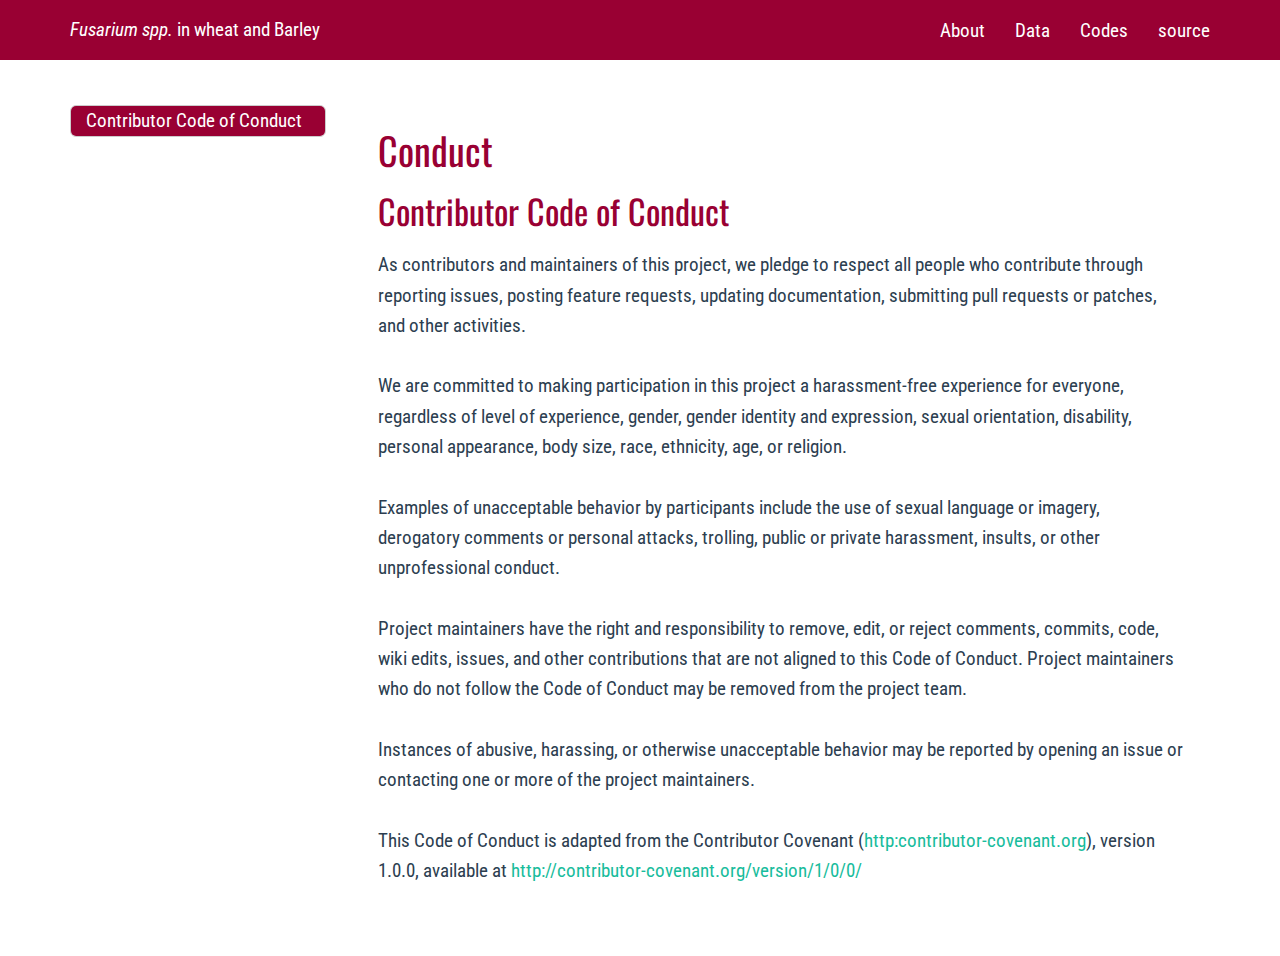
<file: docs/CONDUCT.html>
<!DOCTYPE html>

<html xmlns="http://www.w3.org/1999/xhtml">

<head>

<meta charset="utf-8" />
<meta http-equiv="Content-Type" content="text/html; charset=utf-8" />
<meta name="generator" content="pandoc" />
<meta http-equiv="X-UA-Compatible" content="IE=EDGE" />




<title>CONDUCT.utf8.md</title>

<script src="site_libs/jquery-1.11.3/jquery.min.js"></script>
<meta name="viewport" content="width=device-width, initial-scale=1" />
<link href="site_libs/bootstrap-3.3.5/css/flatly.min.css" rel="stylesheet" />
<script src="site_libs/bootstrap-3.3.5/js/bootstrap.min.js"></script>
<script src="site_libs/bootstrap-3.3.5/shim/html5shiv.min.js"></script>
<script src="site_libs/bootstrap-3.3.5/shim/respond.min.js"></script>
<script src="site_libs/jqueryui-1.11.4/jquery-ui.min.js"></script>
<link href="site_libs/tocify-1.9.1/jquery.tocify.css" rel="stylesheet" />
<script src="site_libs/tocify-1.9.1/jquery.tocify.js"></script>
<script src="site_libs/navigation-1.1/tabsets.js"></script>
<link href="site_libs/pagedtable-1.1/css/pagedtable.css" rel="stylesheet" />
<script src="site_libs/pagedtable-1.1/js/pagedtable.js"></script>




<style type="text/css">
h1 {
  font-size: 34px;
}
h1.title {
  font-size: 38px;
}
h2 {
  font-size: 30px;
}
h3 {
  font-size: 24px;
}
h4 {
  font-size: 18px;
}
h5 {
  font-size: 16px;
}
h6 {
  font-size: 12px;
}
.table th:not([align]) {
  text-align: left;
}
</style>

<link rel="stylesheet" href="style.css" type="text/css" />



<style type = "text/css">
.main-container {
  max-width: 940px;
  margin-left: auto;
  margin-right: auto;
}
code {
  color: inherit;
  background-color: rgba(0, 0, 0, 0.04);
}
img {
  max-width:100%;
}
.tabbed-pane {
  padding-top: 12px;
}
.html-widget {
  margin-bottom: 20px;
}
button.code-folding-btn:focus {
  outline: none;
}
summary {
  display: list-item;
}
</style>


<style type="text/css">
/* padding for bootstrap navbar */
body {
  padding-top: 60px;
  padding-bottom: 40px;
}
/* offset scroll position for anchor links (for fixed navbar)  */
.section h1 {
  padding-top: 65px;
  margin-top: -65px;
}
.section h2 {
  padding-top: 65px;
  margin-top: -65px;
}
.section h3 {
  padding-top: 65px;
  margin-top: -65px;
}
.section h4 {
  padding-top: 65px;
  margin-top: -65px;
}
.section h5 {
  padding-top: 65px;
  margin-top: -65px;
}
.section h6 {
  padding-top: 65px;
  margin-top: -65px;
}
.dropdown-submenu {
  position: relative;
}
.dropdown-submenu>.dropdown-menu {
  top: 0;
  left: 100%;
  margin-top: -6px;
  margin-left: -1px;
  border-radius: 0 6px 6px 6px;
}
.dropdown-submenu:hover>.dropdown-menu {
  display: block;
}
.dropdown-submenu>a:after {
  display: block;
  content: " ";
  float: right;
  width: 0;
  height: 0;
  border-color: transparent;
  border-style: solid;
  border-width: 5px 0 5px 5px;
  border-left-color: #cccccc;
  margin-top: 5px;
  margin-right: -10px;
}
.dropdown-submenu:hover>a:after {
  border-left-color: #ffffff;
}
.dropdown-submenu.pull-left {
  float: none;
}
.dropdown-submenu.pull-left>.dropdown-menu {
  left: -100%;
  margin-left: 10px;
  border-radius: 6px 0 6px 6px;
}
</style>

<script>
// manage active state of menu based on current page
$(document).ready(function () {
  // active menu anchor
  href = window.location.pathname
  href = href.substr(href.lastIndexOf('/') + 1)
  if (href === "")
    href = "index.html";
  var menuAnchor = $('a[href="' + href + '"]');

  // mark it active
  menuAnchor.parent().addClass('active');

  // if it's got a parent navbar menu mark it active as well
  menuAnchor.closest('li.dropdown').addClass('active');
});
</script>

<!-- tabsets -->

<style type="text/css">
.tabset-dropdown > .nav-tabs {
  display: inline-table;
  max-height: 500px;
  min-height: 44px;
  overflow-y: auto;
  background: white;
  border: 1px solid #ddd;
  border-radius: 4px;
}

.tabset-dropdown > .nav-tabs > li.active:before {
  content: "";
  font-family: 'Glyphicons Halflings';
  display: inline-block;
  padding: 10px;
  border-right: 1px solid #ddd;
}

.tabset-dropdown > .nav-tabs.nav-tabs-open > li.active:before {
  content: "&#xe258;";
  border: none;
}

.tabset-dropdown > .nav-tabs.nav-tabs-open:before {
  content: "";
  font-family: 'Glyphicons Halflings';
  display: inline-block;
  padding: 10px;
  border-right: 1px solid #ddd;
}

.tabset-dropdown > .nav-tabs > li.active {
  display: block;
}

.tabset-dropdown > .nav-tabs > li > a,
.tabset-dropdown > .nav-tabs > li > a:focus,
.tabset-dropdown > .nav-tabs > li > a:hover {
  border: none;
  display: inline-block;
  border-radius: 4px;
}

.tabset-dropdown > .nav-tabs.nav-tabs-open > li {
  display: block;
  float: none;
}

.tabset-dropdown > .nav-tabs > li {
  display: none;
}
</style>

<!-- code folding -->



<style type="text/css">

#TOC {
  margin: 25px 0px 20px 0px;
}
@media (max-width: 768px) {
#TOC {
  position: relative;
  width: 100%;
}
}


.toc-content {
  padding-left: 30px;
  padding-right: 40px;
}

div.main-container {
  max-width: 1200px;
}

div.tocify {
  width: 20%;
  max-width: 260px;
  max-height: 85%;
}

@media (min-width: 768px) and (max-width: 991px) {
  div.tocify {
    width: 25%;
  }
}

@media (max-width: 767px) {
  div.tocify {
    width: 100%;
    max-width: none;
  }
}

.tocify ul, .tocify li {
  line-height: 20px;
}

.tocify-subheader .tocify-item {
  font-size: 0.90em;
}

.tocify .list-group-item {
  border-radius: 0px;
}

.tocify-subheader {
  display: inline;
}
.tocify-subheader .tocify-item {
  font-size: 0.95em;
}

</style>



</head>

<body>


<div class="container-fluid main-container">


<!-- setup 3col/9col grid for toc_float and main content  -->
<div class="row-fluid">
<div class="col-xs-12 col-sm-4 col-md-3">
<div id="TOC" class="tocify">
</div>
</div>

<div class="toc-content col-xs-12 col-sm-8 col-md-9">




<div class="navbar navbar-default  navbar-fixed-top" role="navigation">
  <div class="container">
    <div class="navbar-header">
      <button type="button" class="navbar-toggle collapsed" data-toggle="collapse" data-target="#navbar">
        <span class="icon-bar"></span>
        <span class="icon-bar"></span>
        <span class="icon-bar"></span>
      </button>
      <a class="navbar-brand" href="index.html"><i>Fusarium spp.</i> in wheat and Barley</a>
    </div>
    <div id="navbar" class="navbar-collapse collapse">
      <ul class="nav navbar-nav">
        
      </ul>
      <ul class="nav navbar-nav navbar-right">
        <li>
  <a href="index.html">
    <span class="fa fa fa fa-home"></span>
     
    About
  </a>
</li>
<li>
  <a href="data.html">
    <span class="fa fa fa fa-table"></span>
     
    Data
  </a>
</li>
<li>
  <a href="code.html">
    <span class="fa fa fa fa-file-code-o"></span>
     
    Codes
  </a>
</li>
<li>
  <a href="https://github.com/emdelponte/paper-Fusarium-PR">
    <span class="fa fa-github-square"></span>
     
    source
  </a>
</li>
      </ul>
    </div><!--/.nav-collapse -->
  </div><!--/.container -->
</div><!--/.navbar -->

<div class="fluid-row" id="header">



<h1 class="title toc-ignore">Conduct</h1>

</div>


<div id="contributor-code-of-conduct" class="section level1">
<h1>Contributor Code of Conduct</h1>
<p>As contributors and maintainers of this project, we pledge to respect all people who contribute through reporting issues, posting feature requests, updating documentation, submitting pull requests or patches, and other activities.</p>
<p>We are committed to making participation in this project a harassment-free experience for everyone, regardless of level of experience, gender, gender identity and expression, sexual orientation, disability, personal appearance, body size, race, ethnicity, age, or religion.</p>
<p>Examples of unacceptable behavior by participants include the use of sexual language or imagery, derogatory comments or personal attacks, trolling, public or private harassment, insults, or other unprofessional conduct.</p>
<p>Project maintainers have the right and responsibility to remove, edit, or reject comments, commits, code, wiki edits, issues, and other contributions that are not aligned to this Code of Conduct. Project maintainers who do not follow the Code of Conduct may be removed from the project team.</p>
<p>Instances of abusive, harassing, or otherwise unacceptable behavior may be reported by opening an issue or contacting one or more of the project maintainers.</p>
<p>This Code of Conduct is adapted from the Contributor Covenant (<a href="http:contributor-covenant.org" class="uri">http:contributor-covenant.org</a>), version 1.0.0, available at <a href="http://contributor-covenant.org/version/1/0/0/" class="uri">http://contributor-covenant.org/version/1/0/0/</a></p>
</div>



</div>
</div>

</div>

<script>

// add bootstrap table styles to pandoc tables
function bootstrapStylePandocTables() {
  $('tr.header').parent('thead').parent('table').addClass('table table-condensed');
}
$(document).ready(function () {
  bootstrapStylePandocTables();
});


</script>

<!-- tabsets -->

<script>
$(document).ready(function () {
  window.buildTabsets("TOC");
});

$(document).ready(function () {
  $('.tabset-dropdown > .nav-tabs > li').click(function () {
    $(this).parent().toggleClass('nav-tabs-open')
  });
});
</script>

<!-- code folding -->

<script>
$(document).ready(function ()  {

    // move toc-ignore selectors from section div to header
    $('div.section.toc-ignore')
        .removeClass('toc-ignore')
        .children('h1,h2,h3,h4,h5').addClass('toc-ignore');

    // establish options
    var options = {
      selectors: "h1,h2,h3",
      theme: "bootstrap3",
      context: '.toc-content',
      hashGenerator: function (text) {
        return text.replace(/[.\\/?&!#<>]/g, '').replace(/\s/g, '_').toLowerCase();
      },
      ignoreSelector: ".toc-ignore",
      scrollTo: 0
    };
    options.showAndHide = false;
    options.smoothScroll = false;

    // tocify
    var toc = $("#TOC").tocify(options).data("toc-tocify");
});
</script>

<!-- dynamically load mathjax for compatibility with self-contained -->
<script>
  (function () {
    var script = document.createElement("script");
    script.type = "text/javascript";
    script.src  = "https://mathjax.rstudio.com/latest/MathJax.js?config=TeX-AMS-MML_HTMLorMML";
    document.getElementsByTagName("head")[0].appendChild(script);
  })();
</script>

</body>
</html>
</file>
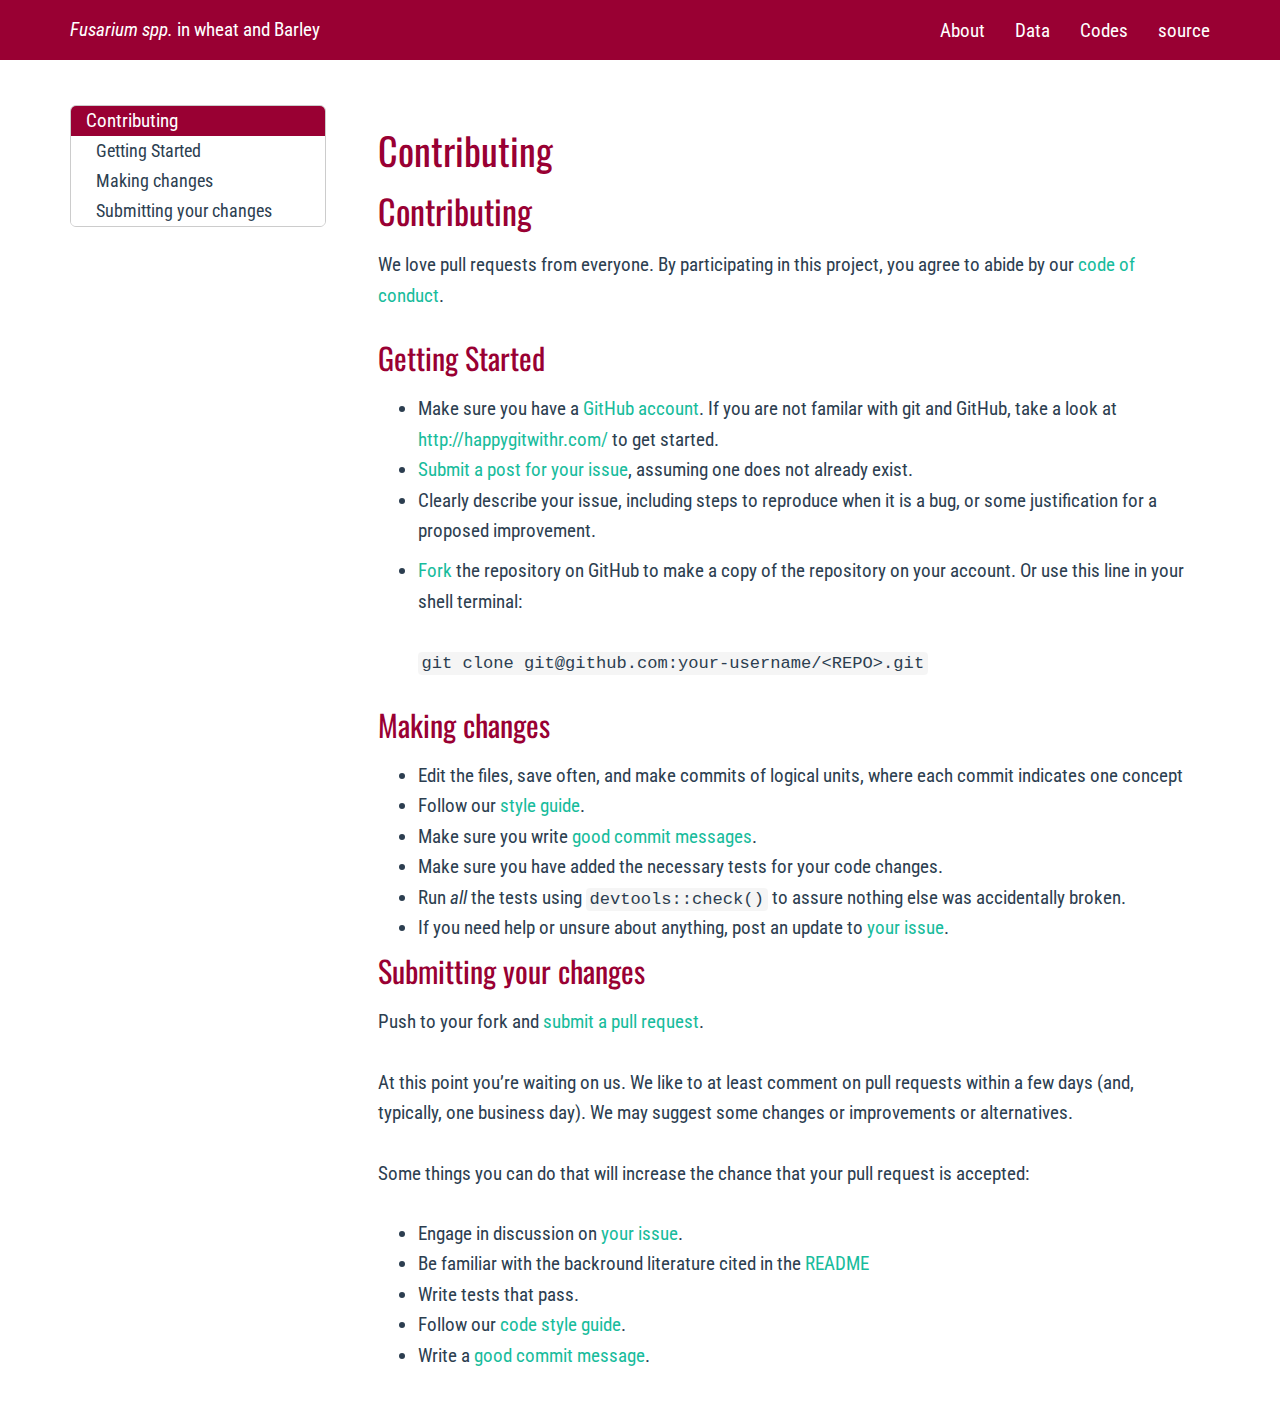
<file: docs/CONTRIBUTING.html>
<!DOCTYPE html>

<html xmlns="http://www.w3.org/1999/xhtml">

<head>

<meta charset="utf-8" />
<meta http-equiv="Content-Type" content="text/html; charset=utf-8" />
<meta name="generator" content="pandoc" />
<meta http-equiv="X-UA-Compatible" content="IE=EDGE" />




<title>CONTRIBUTING.utf8.md</title>

<script src="site_libs/jquery-1.11.3/jquery.min.js"></script>
<meta name="viewport" content="width=device-width, initial-scale=1" />
<link href="site_libs/bootstrap-3.3.5/css/flatly.min.css" rel="stylesheet" />
<script src="site_libs/bootstrap-3.3.5/js/bootstrap.min.js"></script>
<script src="site_libs/bootstrap-3.3.5/shim/html5shiv.min.js"></script>
<script src="site_libs/bootstrap-3.3.5/shim/respond.min.js"></script>
<script src="site_libs/jqueryui-1.11.4/jquery-ui.min.js"></script>
<link href="site_libs/tocify-1.9.1/jquery.tocify.css" rel="stylesheet" />
<script src="site_libs/tocify-1.9.1/jquery.tocify.js"></script>
<script src="site_libs/navigation-1.1/tabsets.js"></script>
<link href="site_libs/pagedtable-1.1/css/pagedtable.css" rel="stylesheet" />
<script src="site_libs/pagedtable-1.1/js/pagedtable.js"></script>




<style type="text/css">
h1 {
  font-size: 34px;
}
h1.title {
  font-size: 38px;
}
h2 {
  font-size: 30px;
}
h3 {
  font-size: 24px;
}
h4 {
  font-size: 18px;
}
h5 {
  font-size: 16px;
}
h6 {
  font-size: 12px;
}
.table th:not([align]) {
  text-align: left;
}
</style>

<link rel="stylesheet" href="style.css" type="text/css" />



<style type = "text/css">
.main-container {
  max-width: 940px;
  margin-left: auto;
  margin-right: auto;
}
code {
  color: inherit;
  background-color: rgba(0, 0, 0, 0.04);
}
img {
  max-width:100%;
}
.tabbed-pane {
  padding-top: 12px;
}
.html-widget {
  margin-bottom: 20px;
}
button.code-folding-btn:focus {
  outline: none;
}
summary {
  display: list-item;
}
</style>


<style type="text/css">
/* padding for bootstrap navbar */
body {
  padding-top: 60px;
  padding-bottom: 40px;
}
/* offset scroll position for anchor links (for fixed navbar)  */
.section h1 {
  padding-top: 65px;
  margin-top: -65px;
}
.section h2 {
  padding-top: 65px;
  margin-top: -65px;
}
.section h3 {
  padding-top: 65px;
  margin-top: -65px;
}
.section h4 {
  padding-top: 65px;
  margin-top: -65px;
}
.section h5 {
  padding-top: 65px;
  margin-top: -65px;
}
.section h6 {
  padding-top: 65px;
  margin-top: -65px;
}
.dropdown-submenu {
  position: relative;
}
.dropdown-submenu>.dropdown-menu {
  top: 0;
  left: 100%;
  margin-top: -6px;
  margin-left: -1px;
  border-radius: 0 6px 6px 6px;
}
.dropdown-submenu:hover>.dropdown-menu {
  display: block;
}
.dropdown-submenu>a:after {
  display: block;
  content: " ";
  float: right;
  width: 0;
  height: 0;
  border-color: transparent;
  border-style: solid;
  border-width: 5px 0 5px 5px;
  border-left-color: #cccccc;
  margin-top: 5px;
  margin-right: -10px;
}
.dropdown-submenu:hover>a:after {
  border-left-color: #ffffff;
}
.dropdown-submenu.pull-left {
  float: none;
}
.dropdown-submenu.pull-left>.dropdown-menu {
  left: -100%;
  margin-left: 10px;
  border-radius: 6px 0 6px 6px;
}
</style>

<script>
// manage active state of menu based on current page
$(document).ready(function () {
  // active menu anchor
  href = window.location.pathname
  href = href.substr(href.lastIndexOf('/') + 1)
  if (href === "")
    href = "index.html";
  var menuAnchor = $('a[href="' + href + '"]');

  // mark it active
  menuAnchor.parent().addClass('active');

  // if it's got a parent navbar menu mark it active as well
  menuAnchor.closest('li.dropdown').addClass('active');
});
</script>

<!-- tabsets -->

<style type="text/css">
.tabset-dropdown > .nav-tabs {
  display: inline-table;
  max-height: 500px;
  min-height: 44px;
  overflow-y: auto;
  background: white;
  border: 1px solid #ddd;
  border-radius: 4px;
}

.tabset-dropdown > .nav-tabs > li.active:before {
  content: "";
  font-family: 'Glyphicons Halflings';
  display: inline-block;
  padding: 10px;
  border-right: 1px solid #ddd;
}

.tabset-dropdown > .nav-tabs.nav-tabs-open > li.active:before {
  content: "&#xe258;";
  border: none;
}

.tabset-dropdown > .nav-tabs.nav-tabs-open:before {
  content: "";
  font-family: 'Glyphicons Halflings';
  display: inline-block;
  padding: 10px;
  border-right: 1px solid #ddd;
}

.tabset-dropdown > .nav-tabs > li.active {
  display: block;
}

.tabset-dropdown > .nav-tabs > li > a,
.tabset-dropdown > .nav-tabs > li > a:focus,
.tabset-dropdown > .nav-tabs > li > a:hover {
  border: none;
  display: inline-block;
  border-radius: 4px;
}

.tabset-dropdown > .nav-tabs.nav-tabs-open > li {
  display: block;
  float: none;
}

.tabset-dropdown > .nav-tabs > li {
  display: none;
}
</style>

<!-- code folding -->



<style type="text/css">

#TOC {
  margin: 25px 0px 20px 0px;
}
@media (max-width: 768px) {
#TOC {
  position: relative;
  width: 100%;
}
}


.toc-content {
  padding-left: 30px;
  padding-right: 40px;
}

div.main-container {
  max-width: 1200px;
}

div.tocify {
  width: 20%;
  max-width: 260px;
  max-height: 85%;
}

@media (min-width: 768px) and (max-width: 991px) {
  div.tocify {
    width: 25%;
  }
}

@media (max-width: 767px) {
  div.tocify {
    width: 100%;
    max-width: none;
  }
}

.tocify ul, .tocify li {
  line-height: 20px;
}

.tocify-subheader .tocify-item {
  font-size: 0.90em;
}

.tocify .list-group-item {
  border-radius: 0px;
}

.tocify-subheader {
  display: inline;
}
.tocify-subheader .tocify-item {
  font-size: 0.95em;
}

</style>



</head>

<body>


<div class="container-fluid main-container">


<!-- setup 3col/9col grid for toc_float and main content  -->
<div class="row-fluid">
<div class="col-xs-12 col-sm-4 col-md-3">
<div id="TOC" class="tocify">
</div>
</div>

<div class="toc-content col-xs-12 col-sm-8 col-md-9">




<div class="navbar navbar-default  navbar-fixed-top" role="navigation">
  <div class="container">
    <div class="navbar-header">
      <button type="button" class="navbar-toggle collapsed" data-toggle="collapse" data-target="#navbar">
        <span class="icon-bar"></span>
        <span class="icon-bar"></span>
        <span class="icon-bar"></span>
      </button>
      <a class="navbar-brand" href="index.html"><i>Fusarium spp.</i> in wheat and Barley</a>
    </div>
    <div id="navbar" class="navbar-collapse collapse">
      <ul class="nav navbar-nav">
        
      </ul>
      <ul class="nav navbar-nav navbar-right">
        <li>
  <a href="index.html">
    <span class="fa fa fa fa-home"></span>
     
    About
  </a>
</li>
<li>
  <a href="data.html">
    <span class="fa fa fa fa-table"></span>
     
    Data
  </a>
</li>
<li>
  <a href="code.html">
    <span class="fa fa fa fa-file-code-o"></span>
     
    Codes
  </a>
</li>
<li>
  <a href="https://github.com/emdelponte/paper-Fusarium-PR">
    <span class="fa fa-github-square"></span>
     
    source
  </a>
</li>
      </ul>
    </div><!--/.nav-collapse -->
  </div><!--/.container -->
</div><!--/.navbar -->

<div class="fluid-row" id="header">



<h1 class="title toc-ignore">Contributing</h1>

</div>


<div id="contributing" class="section level1">
<h1>Contributing</h1>
<p>We love pull requests from everyone. By participating in this project, you agree to abide by our <a href="CONDUCT.md">code of conduct</a>.</p>
<div id="getting-started" class="section level2">
<h2>Getting Started</h2>
<ul>
<li>Make sure you have a <a href="https://github.com/signup/free">GitHub account</a>. If you are not familar with git and GitHub, take a look at <a href="http://happygitwithr.com/" class="uri">http://happygitwithr.com/</a> to get started.</li>
<li><a href="https://github.com/%3CUSERNAME%3E/%3CREPO%3E/issues/">Submit a post for your issue</a>, assuming one does not already exist.</li>
<li>Clearly describe your issue, including steps to reproduce when it is a bug, or some justification for a proposed improvement.</li>
<li><p><a href="https://github.com/%3CUSERNAME%3E/%3CREPO%3E/#fork-destination-box">Fork</a> the repository on GitHub to make a copy of the repository on your account. Or use this line in your shell terminal:</p>
<p><code>git clone git@github.com:your-username/&lt;REPO&gt;.git</code></p></li>
</ul>
</div>
<div id="making-changes" class="section level2">
<h2>Making changes</h2>
<ul>
<li>Edit the files, save often, and make commits of logical units, where each commit indicates one concept</li>
<li>Follow our <a href="http://adv-r.had.co.nz/Style.html">style guide</a>.</li>
<li>Make sure you write <a href="http://tbaggery.com/2008/04/19/a-note-about-git-commit-messages.html">good commit messages</a>.</li>
<li>Make sure you have added the necessary tests for your code changes.</li>
<li>Run <em>all</em> the tests using <code>devtools::check()</code> to assure nothing else was accidentally broken.</li>
<li>If you need help or unsure about anything, post an update to <a href="https://github.com/%3CUSERNAME%3E/%3CREPO%3E/issues/">your issue</a>.</li>
</ul>
</div>
<div id="submitting-your-changes" class="section level2">
<h2>Submitting your changes</h2>
<p>Push to your fork and <a href="https://github.com/%3CUSERNAME%3E/%3CREPO%3E/compare/">submit a pull request</a>.</p>
<p>At this point you’re waiting on us. We like to at least comment on pull requests within a few days (and, typically, one business day). We may suggest some changes or improvements or alternatives.</p>
<p>Some things you can do that will increase the chance that your pull request is accepted:</p>
<ul>
<li>Engage in discussion on <a href="https://github.com/%3CUSERNAME%3E/%3CREPO%3E/issues/">your issue</a>.</li>
<li>Be familiar with the backround literature cited in the <a href="README.Rmd">README</a></li>
<li>Write tests that pass.</li>
<li>Follow our <a href="http://adv-r.had.co.nz/Style.html">code style guide</a>.</li>
<li>Write a <a href="http://tbaggery.com/2008/04/19/a-note-about-git-commit-messages.html">good commit message</a>.</li>
</ul>
</div>
</div>



</div>
</div>

</div>

<script>

// add bootstrap table styles to pandoc tables
function bootstrapStylePandocTables() {
  $('tr.header').parent('thead').parent('table').addClass('table table-condensed');
}
$(document).ready(function () {
  bootstrapStylePandocTables();
});


</script>

<!-- tabsets -->

<script>
$(document).ready(function () {
  window.buildTabsets("TOC");
});

$(document).ready(function () {
  $('.tabset-dropdown > .nav-tabs > li').click(function () {
    $(this).parent().toggleClass('nav-tabs-open')
  });
});
</script>

<!-- code folding -->

<script>
$(document).ready(function ()  {

    // move toc-ignore selectors from section div to header
    $('div.section.toc-ignore')
        .removeClass('toc-ignore')
        .children('h1,h2,h3,h4,h5').addClass('toc-ignore');

    // establish options
    var options = {
      selectors: "h1,h2,h3",
      theme: "bootstrap3",
      context: '.toc-content',
      hashGenerator: function (text) {
        return text.replace(/[.\\/?&!#<>]/g, '').replace(/\s/g, '_').toLowerCase();
      },
      ignoreSelector: ".toc-ignore",
      scrollTo: 0
    };
    options.showAndHide = false;
    options.smoothScroll = false;

    // tocify
    var toc = $("#TOC").tocify(options).data("toc-tocify");
});
</script>

<!-- dynamically load mathjax for compatibility with self-contained -->
<script>
  (function () {
    var script = document.createElement("script");
    script.type = "text/javascript";
    script.src  = "https://mathjax.rstudio.com/latest/MathJax.js?config=TeX-AMS-MML_HTMLorMML";
    document.getElementsByTagName("head")[0].appendChild(script);
  })();
</script>

</body>
</html>
</file>
<file: docs/site_libs/pagedtable-1.1/css/pagedtable.css>
.pagedtable {
  overflow: auto;
  padding-left: 8px;
  padding-right: 8px;
}

.pagedtable-wrapper {
  border: 1px solid #ccc;
  border-radius: 4px;
  margin-bottom: 10px;
}

.pagedtable table {
  width: 100%;
  max-width: 100%;
  margin: 0;
}

.pagedtable th {
  padding: 0 5px 0 5px;
  border: none;
  border-bottom: 2px solid #dddddd;

  min-width: 45px;
}

.pagedtable-empty th {
  display: none;
}

.pagedtable td {
  padding: 0 4px 0 4px;
}

.pagedtable .even {
  background-color: rgba(140, 140, 140, 0.1);
}

.pagedtable-padding-col {
  display: none;
}

.pagedtable a {
  -webkit-touch-callout: none;
  -webkit-user-select: none;
  -khtml-user-select: none;
  -moz-user-select: none;
  -ms-user-select: none;
  user-select: none;
}

.pagedtable-index-nav {
  cursor: pointer;
  padding: 0 5px 0 5px;
  float: right;
  border: 0;
}

.pagedtable-index-nav-disabled {
  cursor: default;
  text-decoration: none;
  color: #999;
}

a.pagedtable-index-nav-disabled:hover {
  text-decoration: none;
  color: #999;
}

.pagedtable-indexes {
  cursor: pointer;
  float: right;
  border: 0;
}

.pagedtable-index-current {
  cursor: default;
  text-decoration: none;
  font-weight: bold;
  color: #333;
  border: 0;
}

a.pagedtable-index-current:hover {
  text-decoration: none;
  font-weight: bold;
  color: #333;
}

.pagedtable-index {
  width: 30px;
  display: inline-block;
  text-align: center;
  border: 0;
}

.pagedtable-index-separator-left {
  display: inline-block;
  color: #333;
  font-size: 9px;
  padding: 0 0 0 0;
  cursor: default;
}

.pagedtable-index-separator-right {
  display: inline-block;
  color: #333;
  font-size: 9px;
  padding: 0 4px 0 0;
  cursor: default;
}

.pagedtable-footer {
  padding-top: 4px;
  padding-bottom: 5px;
}

.pagedtable-not-empty .pagedtable-footer {
  border-top: 2px solid #dddddd;
}

.pagedtable-info {
  overflow: hidden;
  color: #999;
  white-space: nowrap;
  text-overflow: ellipsis;
}

.pagedtable-header-name {
  overflow: hidden;
  text-overflow: ellipsis;
}

.pagedtable-header-type {
  color: #999;
  font-weight: 400;
}

.pagedtable-na-cell {
  font-style: italic;
  opacity: 0.3;
}
</file>
<file: docs/style.css>
@import url('https://fonts.googleapis.com/css?family=Roboto+Condensed:300');
@import url('https://fonts.googleapis.com/css?family=Oswald');

body {
font-family: 'Roboto Condensed', sans-serif;
margin-left:2px;
margin-right:2px;
margin-top: 20px;
font-size: 19px;
line-height: 1.6
}

p {
line-height:1.6;
margin-top:10px;
margin-bottom:30px;
margin-left:0px;
margin-right:0px;
  }

pre {
  font-size:16px;
  margin-bottom:60px;
  
 
  
}
 
h1, h2, h3,h4 { 
  font-family: 'Oswald', sans-serif;
  padding-bottom: 10px;
  padding-top: 20px;
  color: #990033;
  margin-top:30px;
 
} 
 
.navbar-default {
    background-color: #990033; 

   

}
.list-group-item.active {
    z-index: 2;
    color: #ffffff;
    background-color: #990033;
    border-color: #006699
}
</file>
<file: docs/site_libs/bootstrap-3.3.5/css/flatly.min.css>
@font-face {
  font-family: 'Lato';
  font-style: normal;
  font-weight: 400;
  src: url(fonts/Lato.ttf) format('truetype');
}
@font-face {
  font-family: 'Lato';
  font-style: normal;
  font-weight: 700;
  src: url(fonts/LatoBold.ttf) format('truetype');
}
@font-face {
  font-family: 'Lato';
  font-style: italic;
  font-weight: 400;
  src: url(fonts/LatoItalic.ttf) format('truetype');
}

/*!
 * bootswatch v3.3.6
 * Homepage: http://bootswatch.com
 * Copyright 2012-2015 Thomas Park
 * Licensed under MIT
 * Based on Bootstrap
*//*!
 * Bootstrap v3.3.6 (http://getbootstrap.com)
 * Copyright 2011-2015 Twitter, Inc.
 * Licensed under MIT (https://github.com/twbs/bootstrap/blob/master/LICENSE)
 *//*! normalize.css v3.0.3 | MIT License | github.com/necolas/normalize.css */html{font-family:sans-serif;-ms-text-size-adjust:100%;-webkit-text-size-adjust:100%}body{margin:0}article,aside,details,figcaption,figure,footer,header,hgroup,main,menu,nav,section,summary{display:block}audio,canvas,progress,video{display:inline-block;vertical-align:baseline}audio:not([controls]){display:none;height:0}[hidden],template{display:none}a{background-color:transparent}a:active,a:hover{outline:0}abbr[title]{border-bottom:1px dotted}b,strong{font-weight:bold}dfn{font-style:italic}h1{font-size:2em;margin:0.67em 0}mark{background:#ff0;color:#000}small{font-size:80%}sub,sup{font-size:75%;line-height:0;position:relative;vertical-align:baseline}sup{top:-0.5em}sub{bottom:-0.25em}img{border:0}svg:not(:root){overflow:hidden}figure{margin:1em 40px}hr{-webkit-box-sizing:content-box;-moz-box-sizing:content-box;box-sizing:content-box;height:0}pre{overflow:auto}code,kbd,pre,samp{font-family:monospace, monospace;font-size:1em}button,input,optgroup,select,textarea{color:inherit;font:inherit;margin:0}button{overflow:visible}button,select{text-transform:none}button,html input[type="button"],input[type="reset"],input[type="submit"]{-webkit-appearance:button;cursor:pointer}button[disabled],html input[disabled]{cursor:default}button::-moz-focus-inner,input::-moz-focus-inner{border:0;padding:0}input{line-height:normal}input[type="checkbox"],input[type="radio"]{-webkit-box-sizing:border-box;-moz-box-sizing:border-box;box-sizing:border-box;padding:0}input[type="number"]::-webkit-inner-spin-button,input[type="number"]::-webkit-outer-spin-button{height:auto}input[type="search"]{-webkit-appearance:textfield;-webkit-box-sizing:content-box;-moz-box-sizing:content-box;box-sizing:content-box}input[type="search"]::-webkit-search-cancel-button,input[type="search"]::-webkit-search-decoration{-webkit-appearance:none}fieldset{border:1px solid #c0c0c0;margin:0 2px;padding:0.35em 0.625em 0.75em}legend{border:0;padding:0}textarea{overflow:auto}optgroup{font-weight:bold}table{border-collapse:collapse;border-spacing:0}td,th{padding:0}/*! Source: https://github.com/h5bp/html5-boilerplate/blob/master/src/css/main.css */@media print{*,*:before,*:after{background:transparent !important;color:#000 !important;-webkit-box-shadow:none !important;box-shadow:none !important;text-shadow:none !important}a,a:visited{text-decoration:underline}a[href]:after{content:" (" attr(href) ")"}abbr[title]:after{content:" (" attr(title) ")"}a[href^="#"]:after,a[href^="javascript:"]:after{content:""}pre,blockquote{border:1px solid #999;page-break-inside:avoid}thead{display:table-header-group}tr,img{page-break-inside:avoid}img{max-width:100% !important}p,h2,h3{orphans:3;widows:3}h2,h3{page-break-after:avoid}.navbar{display:none}.btn>.caret,.dropup>.btn>.caret{border-top-color:#000 !important}.label{border:1px solid #000}.table{border-collapse:collapse !important}.table td,.table th{background-color:#fff !important}.table-bordered th,.table-bordered td{border:1px solid #ddd !important}}@font-face{font-family:'Glyphicons Halflings';src:url('../fonts/glyphicons-halflings-regular.eot');src:url('../fonts/glyphicons-halflings-regular.eot?#iefix') format('embedded-opentype'),url('../fonts/glyphicons-halflings-regular.woff') format('woff'),url('../fonts/glyphicons-halflings-regular.ttf') format('truetype'),url('../fonts/glyphicons-halflings-regular.svg#glyphicons_halflingsregular') format('svg')}.glyphicon{position:relative;top:1px;display:inline-block;font-family:'Glyphicons Halflings';font-style:normal;font-weight:normal;line-height:1;-webkit-font-smoothing:antialiased;-moz-osx-font-smoothing:grayscale}.glyphicon-asterisk:before{content:"\002a"}.glyphicon-plus:before{content:"\002b"}.glyphicon-euro:before,.glyphicon-eur:before{content:"\20ac"}.glyphicon-minus:before{content:"\2212"}.glyphicon-cloud:before{content:"\2601"}.glyphicon-envelope:before{content:"\2709"}.glyphicon-pencil:before{content:"\270f"}.glyphicon-glass:before{content:"\e001"}.glyphicon-music:before{content:"\e002"}.glyphicon-search:before{content:"\e003"}.glyphicon-heart:before{content:"\e005"}.glyphicon-star:before{content:"\e006"}.glyphicon-star-empty:before{content:"\e007"}.glyphicon-user:before{content:"\e008"}.glyphicon-film:before{content:"\e009"}.glyphicon-th-large:before{content:"\e010"}.glyphicon-th:before{content:"\e011"}.glyphicon-th-list:before{content:"\e012"}.glyphicon-ok:before{content:"\e013"}.glyphicon-remove:before{content:"\e014"}.glyphicon-zoom-in:before{content:"\e015"}.glyphicon-zoom-out:before{content:"\e016"}.glyphicon-off:before{content:"\e017"}.glyphicon-signal:before{content:"\e018"}.glyphicon-cog:before{content:"\e019"}.glyphicon-trash:before{content:"\e020"}.glyphicon-home:before{content:"\e021"}.glyphicon-file:before{content:"\e022"}.glyphicon-time:before{content:"\e023"}.glyphicon-road:before{content:"\e024"}.glyphicon-download-alt:before{content:"\e025"}.glyphicon-download:before{content:"\e026"}.glyphicon-upload:before{content:"\e027"}.glyphicon-inbox:before{content:"\e028"}.glyphicon-play-circle:before{content:"\e029"}.glyphicon-repeat:before{content:"\e030"}.glyphicon-refresh:before{content:"\e031"}.glyphicon-list-alt:before{content:"\e032"}.glyphicon-lock:before{content:"\e033"}.glyphicon-flag:before{content:"\e034"}.glyphicon-headphones:before{content:"\e035"}.glyphicon-volume-off:before{content:"\e036"}.glyphicon-volume-down:before{content:"\e037"}.glyphicon-volume-up:before{content:"\e038"}.glyphicon-qrcode:before{content:"\e039"}.glyphicon-barcode:before{content:"\e040"}.glyphicon-tag:before{content:"\e041"}.glyphicon-tags:before{content:"\e042"}.glyphicon-book:before{content:"\e043"}.glyphicon-bookmark:before{content:"\e044"}.glyphicon-print:before{content:"\e045"}.glyphicon-camera:before{content:"\e046"}.glyphicon-font:before{content:"\e047"}.glyphicon-bold:before{content:"\e048"}.glyphicon-italic:before{content:"\e049"}.glyphicon-text-height:before{content:"\e050"}.glyphicon-text-width:before{content:"\e051"}.glyphicon-align-left:before{content:"\e052"}.glyphicon-align-center:before{content:"\e053"}.glyphicon-align-right:before{content:"\e054"}.glyphicon-align-justify:before{content:"\e055"}.glyphicon-list:before{content:"\e056"}.glyphicon-indent-left:before{content:"\e057"}.glyphicon-indent-right:before{content:"\e058"}.glyphicon-facetime-video:before{content:"\e059"}.glyphicon-picture:before{content:"\e060"}.glyphicon-map-marker:before{content:"\e062"}.glyphicon-adjust:before{content:"\e063"}.glyphicon-tint:before{content:"\e064"}.glyphicon-edit:before{content:"\e065"}.glyphicon-share:before{content:"\e066"}.glyphicon-check:before{content:"\e067"}.glyphicon-move:before{content:"\e068"}.glyphicon-step-backward:before{content:"\e069"}.glyphicon-fast-backward:before{content:"\e070"}.glyphicon-backward:before{content:"\e071"}.glyphicon-play:before{content:"\e072"}.glyphicon-pause:before{content:"\e073"}.glyphicon-stop:before{content:"\e074"}.glyphicon-forward:before{content:"\e075"}.glyphicon-fast-forward:before{content:"\e076"}.glyphicon-step-forward:before{content:"\e077"}.glyphicon-eject:before{content:"\e078"}.glyphicon-chevron-left:before{content:"\e079"}.glyphicon-chevron-right:before{content:"\e080"}.glyphicon-plus-sign:before{content:"\e081"}.glyphicon-minus-sign:before{content:"\e082"}.glyphicon-remove-sign:before{content:"\e083"}.glyphicon-ok-sign:before{content:"\e084"}.glyphicon-question-sign:before{content:"\e085"}.glyphicon-info-sign:before{content:"\e086"}.glyphicon-screenshot:before{content:"\e087"}.glyphicon-remove-circle:before{content:"\e088"}.glyphicon-ok-circle:before{content:"\e089"}.glyphicon-ban-circle:before{content:"\e090"}.glyphicon-arrow-left:before{content:"\e091"}.glyphicon-arrow-right:before{content:"\e092"}.glyphicon-arrow-up:before{content:"\e093"}.glyphicon-arrow-down:before{content:"\e094"}.glyphicon-share-alt:before{content:"\e095"}.glyphicon-resize-full:before{content:"\e096"}.glyphicon-resize-small:before{content:"\e097"}.glyphicon-exclamation-sign:before{content:"\e101"}.glyphicon-gift:before{content:"\e102"}.glyphicon-leaf:before{content:"\e103"}.glyphicon-fire:before{content:"\e104"}.glyphicon-eye-open:before{content:"\e105"}.glyphicon-eye-close:before{content:"\e106"}.glyphicon-warning-sign:before{content:"\e107"}.glyphicon-plane:before{content:"\e108"}.glyphicon-calendar:before{content:"\e109"}.glyphicon-random:before{content:"\e110"}.glyphicon-comment:before{content:"\e111"}.glyphicon-magnet:before{content:"\e112"}.glyphicon-chevron-up:before{content:"\e113"}.glyphicon-chevron-down:before{content:"\e114"}.glyphicon-retweet:before{content:"\e115"}.glyphicon-shopping-cart:before{content:"\e116"}.glyphicon-folder-close:before{content:"\e117"}.glyphicon-folder-open:before{content:"\e118"}.glyphicon-resize-vertical:before{content:"\e119"}.glyphicon-resize-horizontal:before{content:"\e120"}.glyphicon-hdd:before{content:"\e121"}.glyphicon-bullhorn:before{content:"\e122"}.glyphicon-bell:before{content:"\e123"}.glyphicon-certificate:before{content:"\e124"}.glyphicon-thumbs-up:before{content:"\e125"}.glyphicon-thumbs-down:before{content:"\e126"}.glyphicon-hand-right:before{content:"\e127"}.glyphicon-hand-left:before{content:"\e128"}.glyphicon-hand-up:before{content:"\e129"}.glyphicon-hand-down:before{content:"\e130"}.glyphicon-circle-arrow-right:before{content:"\e131"}.glyphicon-circle-arrow-left:before{content:"\e132"}.glyphicon-circle-arrow-up:before{content:"\e133"}.glyphicon-circle-arrow-down:before{content:"\e134"}.glyphicon-globe:before{content:"\e135"}.glyphicon-wrench:before{content:"\e136"}.glyphicon-tasks:before{content:"\e137"}.glyphicon-filter:before{content:"\e138"}.glyphicon-briefcase:before{content:"\e139"}.glyphicon-fullscreen:before{content:"\e140"}.glyphicon-dashboard:before{content:"\e141"}.glyphicon-paperclip:before{content:"\e142"}.glyphicon-heart-empty:before{content:"\e143"}.glyphicon-link:before{content:"\e144"}.glyphicon-phone:before{content:"\e145"}.glyphicon-pushpin:before{content:"\e146"}.glyphicon-usd:before{content:"\e148"}.glyphicon-gbp:before{content:"\e149"}.glyphicon-sort:before{content:"\e150"}.glyphicon-sort-by-alphabet:before{content:"\e151"}.glyphicon-sort-by-alphabet-alt:before{content:"\e152"}.glyphicon-sort-by-order:before{content:"\e153"}.glyphicon-sort-by-order-alt:before{content:"\e154"}.glyphicon-sort-by-attributes:before{content:"\e155"}.glyphicon-sort-by-attributes-alt:before{content:"\e156"}.glyphicon-unchecked:before{content:"\e157"}.glyphicon-expand:before{content:"\e158"}.glyphicon-collapse-down:before{content:"\e159"}.glyphicon-collapse-up:before{content:"\e160"}.glyphicon-log-in:before{content:"\e161"}.glyphicon-flash:before{content:"\e162"}.glyphicon-log-out:before{content:"\e163"}.glyphicon-new-window:before{content:"\e164"}.glyphicon-record:before{content:"\e165"}.glyphicon-save:before{content:"\e166"}.glyphicon-open:before{content:"\e167"}.glyphicon-saved:before{content:"\e168"}.glyphicon-import:before{content:"\e169"}.glyphicon-export:before{content:"\e170"}.glyphicon-send:before{content:"\e171"}.glyphicon-floppy-disk:before{content:"\e172"}.glyphicon-floppy-saved:before{content:"\e173"}.glyphicon-floppy-remove:before{content:"\e174"}.glyphicon-floppy-save:before{content:"\e175"}.glyphicon-floppy-open:before{content:"\e176"}.glyphicon-credit-card:before{content:"\e177"}.glyphicon-transfer:before{content:"\e178"}.glyphicon-cutlery:before{content:"\e179"}.glyphicon-header:before{content:"\e180"}.glyphicon-compressed:before{content:"\e181"}.glyphicon-earphone:before{content:"\e182"}.glyphicon-phone-alt:before{content:"\e183"}.glyphicon-tower:before{content:"\e184"}.glyphicon-stats:before{content:"\e185"}.glyphicon-sd-video:before{content:"\e186"}.glyphicon-hd-video:before{content:"\e187"}.glyphicon-subtitles:before{content:"\e188"}.glyphicon-sound-stereo:before{content:"\e189"}.glyphicon-sound-dolby:before{content:"\e190"}.glyphicon-sound-5-1:before{content:"\e191"}.glyphicon-sound-6-1:before{content:"\e192"}.glyphicon-sound-7-1:before{content:"\e193"}.glyphicon-copyright-mark:before{content:"\e194"}.glyphicon-registration-mark:before{content:"\e195"}.glyphicon-cloud-download:before{content:"\e197"}.glyphicon-cloud-upload:before{content:"\e198"}.glyphicon-tree-conifer:before{content:"\e199"}.glyphicon-tree-deciduous:before{content:"\e200"}.glyphicon-cd:before{content:"\e201"}.glyphicon-save-file:before{content:"\e202"}.glyphicon-open-file:before{content:"\e203"}.glyphicon-level-up:before{content:"\e204"}.glyphicon-copy:before{content:"\e205"}.glyphicon-paste:before{content:"\e206"}.glyphicon-alert:before{content:"\e209"}.glyphicon-equalizer:before{content:"\e210"}.glyphicon-king:before{content:"\e211"}.glyphicon-queen:before{content:"\e212"}.glyphicon-pawn:before{content:"\e213"}.glyphicon-bishop:before{content:"\e214"}.glyphicon-knight:before{content:"\e215"}.glyphicon-baby-formula:before{content:"\e216"}.glyphicon-tent:before{content:"\26fa"}.glyphicon-blackboard:before{content:"\e218"}.glyphicon-bed:before{content:"\e219"}.glyphicon-apple:before{content:"\f8ff"}.glyphicon-erase:before{content:"\e221"}.glyphicon-hourglass:before{content:"\231b"}.glyphicon-lamp:before{content:"\e223"}.glyphicon-duplicate:before{content:"\e224"}.glyphicon-piggy-bank:before{content:"\e225"}.glyphicon-scissors:before{content:"\e226"}.glyphicon-bitcoin:before{content:"\e227"}.glyphicon-btc:before{content:"\e227"}.glyphicon-xbt:before{content:"\e227"}.glyphicon-yen:before{content:"\00a5"}.glyphicon-jpy:before{content:"\00a5"}.glyphicon-ruble:before{content:"\20bd"}.glyphicon-rub:before{content:"\20bd"}.glyphicon-scale:before{content:"\e230"}.glyphicon-ice-lolly:before{content:"\e231"}.glyphicon-ice-lolly-tasted:before{content:"\e232"}.glyphicon-education:before{content:"\e233"}.glyphicon-option-horizontal:before{content:"\e234"}.glyphicon-option-vertical:before{content:"\e235"}.glyphicon-menu-hamburger:before{content:"\e236"}.glyphicon-modal-window:before{content:"\e237"}.glyphicon-oil:before{content:"\e238"}.glyphicon-grain:before{content:"\e239"}.glyphicon-sunglasses:before{content:"\e240"}.glyphicon-text-size:before{content:"\e241"}.glyphicon-text-color:before{content:"\e242"}.glyphicon-text-background:before{content:"\e243"}.glyphicon-object-align-top:before{content:"\e244"}.glyphicon-object-align-bottom:before{content:"\e245"}.glyphicon-object-align-horizontal:before{content:"\e246"}.glyphicon-object-align-left:before{content:"\e247"}.glyphicon-object-align-vertical:before{content:"\e248"}.glyphicon-object-align-right:before{content:"\e249"}.glyphicon-triangle-right:before{content:"\e250"}.glyphicon-triangle-left:before{content:"\e251"}.glyphicon-triangle-bottom:before{content:"\e252"}.glyphicon-triangle-top:before{content:"\e253"}.glyphicon-console:before{content:"\e254"}.glyphicon-superscript:before{content:"\e255"}.glyphicon-subscript:before{content:"\e256"}.glyphicon-menu-left:before{content:"\e257"}.glyphicon-menu-right:before{content:"\e258"}.glyphicon-menu-down:before{content:"\e259"}.glyphicon-menu-up:before{content:"\e260"}*{-webkit-box-sizing:border-box;-moz-box-sizing:border-box;box-sizing:border-box}*:before,*:after{-webkit-box-sizing:border-box;-moz-box-sizing:border-box;box-sizing:border-box}html{font-size:10px;-webkit-tap-highlight-color:rgba(0,0,0,0)}body{font-family:"Lato","Helvetica Neue",Helvetica,Arial,sans-serif;font-size:15px;line-height:1.42857143;color:#2c3e50;background-color:#ffffff}input,button,select,textarea{font-family:inherit;font-size:inherit;line-height:inherit}a{color:#18bc9c;text-decoration:none}a:hover,a:focus{color:#18bc9c;text-decoration:underline}a:focus{outline:thin dotted;outline:5px auto -webkit-focus-ring-color;outline-offset:-2px}figure{margin:0}img{vertical-align:middle}.img-responsive,.thumbnail>img,.thumbnail a>img,.carousel-inner>.item>img,.carousel-inner>.item>a>img{display:block;max-width:100%;height:auto}.img-rounded{border-radius:6px}.img-thumbnail{padding:4px;line-height:1.42857143;background-color:#ffffff;border:1px solid #ecf0f1;border-radius:4px;-webkit-transition:all .2s ease-in-out;-o-transition:all .2s ease-in-out;transition:all .2s ease-in-out;display:inline-block;max-width:100%;height:auto}.img-circle{border-radius:50%}hr{margin-top:21px;margin-bottom:21px;border:0;border-top:1px solid #ecf0f1}.sr-only{position:absolute;width:1px;height:1px;margin:-1px;padding:0;overflow:hidden;clip:rect(0, 0, 0, 0);border:0}.sr-only-focusable:active,.sr-only-focusable:focus{position:static;width:auto;height:auto;margin:0;overflow:visible;clip:auto}[role="button"]{cursor:pointer}h1,h2,h3,h4,h5,h6,.h1,.h2,.h3,.h4,.h5,.h6{font-family:"Lato","Helvetica Neue",Helvetica,Arial,sans-serif;font-weight:400;line-height:1.1;color:inherit}h1 small,h2 small,h3 small,h4 small,h5 small,h6 small,.h1 small,.h2 small,.h3 small,.h4 small,.h5 small,.h6 small,h1 .small,h2 .small,h3 .small,h4 .small,h5 .small,h6 .small,.h1 .small,.h2 .small,.h3 .small,.h4 .small,.h5 .small,.h6 .small{font-weight:normal;line-height:1;color:#b4bcc2}h1,.h1,h2,.h2,h3,.h3{margin-top:21px;margin-bottom:10.5px}h1 small,.h1 small,h2 small,.h2 small,h3 small,.h3 small,h1 .small,.h1 .small,h2 .small,.h2 .small,h3 .small,.h3 .small{font-size:65%}h4,.h4,h5,.h5,h6,.h6{margin-top:10.5px;margin-bottom:10.5px}h4 small,.h4 small,h5 small,.h5 small,h6 small,.h6 small,h4 .small,.h4 .small,h5 .small,.h5 .small,h6 .small,.h6 .small{font-size:75%}h1,.h1{font-size:39px}h2,.h2{font-size:32px}h3,.h3{font-size:26px}h4,.h4{font-size:19px}h5,.h5{font-size:15px}h6,.h6{font-size:13px}p{margin:0 0 10.5px}.lead{margin-bottom:21px;font-size:17px;font-weight:300;line-height:1.4}@media (min-width:768px){.lead{font-size:22.5px}}small,.small{font-size:86%}mark,.mark{background-color:#f39c12;padding:.2em}.text-left{text-align:left}.text-right{text-align:right}.text-center{text-align:center}.text-justify{text-align:justify}.text-nowrap{white-space:nowrap}.text-lowercase{text-transform:lowercase}.text-uppercase{text-transform:uppercase}.text-capitalize{text-transform:capitalize}.text-muted{color:#b4bcc2}.text-primary{color:#2c3e50}a.text-primary:hover,a.text-primary:focus{color:#1a242f}.text-success{color:#ffffff}a.text-success:hover,a.text-success:focus{color:#e6e6e6}.text-info{color:#ffffff}a.text-info:hover,a.text-info:focus{color:#e6e6e6}.text-warning{color:#ffffff}a.text-warning:hover,a.text-warning:focus{color:#e6e6e6}.text-danger{color:#ffffff}a.text-danger:hover,a.text-danger:focus{color:#e6e6e6}.bg-primary{color:#fff;background-color:#2c3e50}a.bg-primary:hover,a.bg-primary:focus{background-color:#1a242f}.bg-success{background-color:#18bc9c}a.bg-success:hover,a.bg-success:focus{background-color:#128f76}.bg-info{background-color:#3498db}a.bg-info:hover,a.bg-info:focus{background-color:#217dbb}.bg-warning{background-color:#f39c12}a.bg-warning:hover,a.bg-warning:focus{background-color:#c87f0a}.bg-danger{background-color:#e74c3c}a.bg-danger:hover,a.bg-danger:focus{background-color:#d62c1a}.page-header{padding-bottom:9.5px;margin:42px 0 21px;border-bottom:1px solid transparent}ul,ol{margin-top:0;margin-bottom:10.5px}ul ul,ol ul,ul ol,ol ol{margin-bottom:0}.list-unstyled{padding-left:0;list-style:none}.list-inline{padding-left:0;list-style:none;margin-left:-5px}.list-inline>li{display:inline-block;padding-left:5px;padding-right:5px}dl{margin-top:0;margin-bottom:21px}dt,dd{line-height:1.42857143}dt{font-weight:bold}dd{margin-left:0}@media (min-width:768px){.dl-horizontal dt{float:left;width:160px;clear:left;text-align:right;overflow:hidden;text-overflow:ellipsis;white-space:nowrap}.dl-horizontal dd{margin-left:180px}}abbr[title],abbr[data-original-title]{cursor:help;border-bottom:1px dotted #b4bcc2}.initialism{font-size:90%;text-transform:uppercase}blockquote{padding:10.5px 21px;margin:0 0 21px;font-size:18.75px;border-left:5px solid #ecf0f1}blockquote p:last-child,blockquote ul:last-child,blockquote ol:last-child{margin-bottom:0}blockquote footer,blockquote small,blockquote .small{display:block;font-size:80%;line-height:1.42857143;color:#b4bcc2}blockquote footer:before,blockquote small:before,blockquote .small:before{content:'\2014 \00A0'}.blockquote-reverse,blockquote.pull-right{padding-right:15px;padding-left:0;border-right:5px solid #ecf0f1;border-left:0;text-align:right}.blockquote-reverse footer:before,blockquote.pull-right footer:before,.blockquote-reverse small:before,blockquote.pull-right small:before,.blockquote-reverse .small:before,blockquote.pull-right .small:before{content:''}.blockquote-reverse footer:after,blockquote.pull-right footer:after,.blockquote-reverse small:after,blockquote.pull-right small:after,.blockquote-reverse .small:after,blockquote.pull-right .small:after{content:'\00A0 \2014'}address{margin-bottom:21px;font-style:normal;line-height:1.42857143}code,kbd,pre,samp{font-family:monospace}code{padding:2px 4px;font-size:90%;color:#c7254e;background-color:#f9f2f4;border-radius:4px}kbd{padding:2px 4px;font-size:90%;color:#ffffff;background-color:#333333;border-radius:3px;-webkit-box-shadow:inset 0 -1px 0 rgba(0,0,0,0.25);box-shadow:inset 0 -1px 0 rgba(0,0,0,0.25)}kbd kbd{padding:0;font-size:100%;font-weight:bold;-webkit-box-shadow:none;box-shadow:none}pre{display:block;padding:10px;margin:0 0 10.5px;font-size:14px;line-height:1.42857143;word-break:break-all;word-wrap:break-word;color:#7b8a8b;background-color:#ecf0f1;border:1px solid #cccccc;border-radius:4px}pre code{padding:0;font-size:inherit;color:inherit;white-space:pre-wrap;background-color:transparent;border-radius:0}.pre-scrollable{max-height:340px;overflow-y:scroll}.container{margin-right:auto;margin-left:auto;padding-left:15px;padding-right:15px}@media (min-width:768px){.container{width:750px}}@media (min-width:992px){.container{width:970px}}@media (min-width:1200px){.container{width:1170px}}.container-fluid{margin-right:auto;margin-left:auto;padding-left:15px;padding-right:15px}.row{margin-left:-15px;margin-right:-15px}.col-xs-1,.col-sm-1,.col-md-1,.col-lg-1,.col-xs-2,.col-sm-2,.col-md-2,.col-lg-2,.col-xs-3,.col-sm-3,.col-md-3,.col-lg-3,.col-xs-4,.col-sm-4,.col-md-4,.col-lg-4,.col-xs-5,.col-sm-5,.col-md-5,.col-lg-5,.col-xs-6,.col-sm-6,.col-md-6,.col-lg-6,.col-xs-7,.col-sm-7,.col-md-7,.col-lg-7,.col-xs-8,.col-sm-8,.col-md-8,.col-lg-8,.col-xs-9,.col-sm-9,.col-md-9,.col-lg-9,.col-xs-10,.col-sm-10,.col-md-10,.col-lg-10,.col-xs-11,.col-sm-11,.col-md-11,.col-lg-11,.col-xs-12,.col-sm-12,.col-md-12,.col-lg-12{position:relative;min-height:1px;padding-left:15px;padding-right:15px}.col-xs-1,.col-xs-2,.col-xs-3,.col-xs-4,.col-xs-5,.col-xs-6,.col-xs-7,.col-xs-8,.col-xs-9,.col-xs-10,.col-xs-11,.col-xs-12{float:left}.col-xs-12{width:100%}.col-xs-11{width:91.66666667%}.col-xs-10{width:83.33333333%}.col-xs-9{width:75%}.col-xs-8{width:66.66666667%}.col-xs-7{width:58.33333333%}.col-xs-6{width:50%}.col-xs-5{width:41.66666667%}.col-xs-4{width:33.33333333%}.col-xs-3{width:25%}.col-xs-2{width:16.66666667%}.col-xs-1{width:8.33333333%}.col-xs-pull-12{right:100%}.col-xs-pull-11{right:91.66666667%}.col-xs-pull-10{right:83.33333333%}.col-xs-pull-9{right:75%}.col-xs-pull-8{right:66.66666667%}.col-xs-pull-7{right:58.33333333%}.col-xs-pull-6{right:50%}.col-xs-pull-5{right:41.66666667%}.col-xs-pull-4{right:33.33333333%}.col-xs-pull-3{right:25%}.col-xs-pull-2{right:16.66666667%}.col-xs-pull-1{right:8.33333333%}.col-xs-pull-0{right:auto}.col-xs-push-12{left:100%}.col-xs-push-11{left:91.66666667%}.col-xs-push-10{left:83.33333333%}.col-xs-push-9{left:75%}.col-xs-push-8{left:66.66666667%}.col-xs-push-7{left:58.33333333%}.col-xs-push-6{left:50%}.col-xs-push-5{left:41.66666667%}.col-xs-push-4{left:33.33333333%}.col-xs-push-3{left:25%}.col-xs-push-2{left:16.66666667%}.col-xs-push-1{left:8.33333333%}.col-xs-push-0{left:auto}.col-xs-offset-12{margin-left:100%}.col-xs-offset-11{margin-left:91.66666667%}.col-xs-offset-10{margin-left:83.33333333%}.col-xs-offset-9{margin-left:75%}.col-xs-offset-8{margin-left:66.66666667%}.col-xs-offset-7{margin-left:58.33333333%}.col-xs-offset-6{margin-left:50%}.col-xs-offset-5{margin-left:41.66666667%}.col-xs-offset-4{margin-left:33.33333333%}.col-xs-offset-3{margin-left:25%}.col-xs-offset-2{margin-left:16.66666667%}.col-xs-offset-1{margin-left:8.33333333%}.col-xs-offset-0{margin-left:0%}@media (min-width:768px){.col-sm-1,.col-sm-2,.col-sm-3,.col-sm-4,.col-sm-5,.col-sm-6,.col-sm-7,.col-sm-8,.col-sm-9,.col-sm-10,.col-sm-11,.col-sm-12{float:left}.col-sm-12{width:100%}.col-sm-11{width:91.66666667%}.col-sm-10{width:83.33333333%}.col-sm-9{width:75%}.col-sm-8{width:66.66666667%}.col-sm-7{width:58.33333333%}.col-sm-6{width:50%}.col-sm-5{width:41.66666667%}.col-sm-4{width:33.33333333%}.col-sm-3{width:25%}.col-sm-2{width:16.66666667%}.col-sm-1{width:8.33333333%}.col-sm-pull-12{right:100%}.col-sm-pull-11{right:91.66666667%}.col-sm-pull-10{right:83.33333333%}.col-sm-pull-9{right:75%}.col-sm-pull-8{right:66.66666667%}.col-sm-pull-7{right:58.33333333%}.col-sm-pull-6{right:50%}.col-sm-pull-5{right:41.66666667%}.col-sm-pull-4{right:33.33333333%}.col-sm-pull-3{right:25%}.col-sm-pull-2{right:16.66666667%}.col-sm-pull-1{right:8.33333333%}.col-sm-pull-0{right:auto}.col-sm-push-12{left:100%}.col-sm-push-11{left:91.66666667%}.col-sm-push-10{left:83.33333333%}.col-sm-push-9{left:75%}.col-sm-push-8{left:66.66666667%}.col-sm-push-7{left:58.33333333%}.col-sm-push-6{left:50%}.col-sm-push-5{left:41.66666667%}.col-sm-push-4{left:33.33333333%}.col-sm-push-3{left:25%}.col-sm-push-2{left:16.66666667%}.col-sm-push-1{left:8.33333333%}.col-sm-push-0{left:auto}.col-sm-offset-12{margin-left:100%}.col-sm-offset-11{margin-left:91.66666667%}.col-sm-offset-10{margin-left:83.33333333%}.col-sm-offset-9{margin-left:75%}.col-sm-offset-8{margin-left:66.66666667%}.col-sm-offset-7{margin-left:58.33333333%}.col-sm-offset-6{margin-left:50%}.col-sm-offset-5{margin-left:41.66666667%}.col-sm-offset-4{margin-left:33.33333333%}.col-sm-offset-3{margin-left:25%}.col-sm-offset-2{margin-left:16.66666667%}.col-sm-offset-1{margin-left:8.33333333%}.col-sm-offset-0{margin-left:0%}}@media (min-width:992px){.col-md-1,.col-md-2,.col-md-3,.col-md-4,.col-md-5,.col-md-6,.col-md-7,.col-md-8,.col-md-9,.col-md-10,.col-md-11,.col-md-12{float:left}.col-md-12{width:100%}.col-md-11{width:91.66666667%}.col-md-10{width:83.33333333%}.col-md-9{width:75%}.col-md-8{width:66.66666667%}.col-md-7{width:58.33333333%}.col-md-6{width:50%}.col-md-5{width:41.66666667%}.col-md-4{width:33.33333333%}.col-md-3{width:25%}.col-md-2{width:16.66666667%}.col-md-1{width:8.33333333%}.col-md-pull-12{right:100%}.col-md-pull-11{right:91.66666667%}.col-md-pull-10{right:83.33333333%}.col-md-pull-9{right:75%}.col-md-pull-8{right:66.66666667%}.col-md-pull-7{right:58.33333333%}.col-md-pull-6{right:50%}.col-md-pull-5{right:41.66666667%}.col-md-pull-4{right:33.33333333%}.col-md-pull-3{right:25%}.col-md-pull-2{right:16.66666667%}.col-md-pull-1{right:8.33333333%}.col-md-pull-0{right:auto}.col-md-push-12{left:100%}.col-md-push-11{left:91.66666667%}.col-md-push-10{left:83.33333333%}.col-md-push-9{left:75%}.col-md-push-8{left:66.66666667%}.col-md-push-7{left:58.33333333%}.col-md-push-6{left:50%}.col-md-push-5{left:41.66666667%}.col-md-push-4{left:33.33333333%}.col-md-push-3{left:25%}.col-md-push-2{left:16.66666667%}.col-md-push-1{left:8.33333333%}.col-md-push-0{left:auto}.col-md-offset-12{margin-left:100%}.col-md-offset-11{margin-left:91.66666667%}.col-md-offset-10{margin-left:83.33333333%}.col-md-offset-9{margin-left:75%}.col-md-offset-8{margin-left:66.66666667%}.col-md-offset-7{margin-left:58.33333333%}.col-md-offset-6{margin-left:50%}.col-md-offset-5{margin-left:41.66666667%}.col-md-offset-4{margin-left:33.33333333%}.col-md-offset-3{margin-left:25%}.col-md-offset-2{margin-left:16.66666667%}.col-md-offset-1{margin-left:8.33333333%}.col-md-offset-0{margin-left:0%}}@media (min-width:1200px){.col-lg-1,.col-lg-2,.col-lg-3,.col-lg-4,.col-lg-5,.col-lg-6,.col-lg-7,.col-lg-8,.col-lg-9,.col-lg-10,.col-lg-11,.col-lg-12{float:left}.col-lg-12{width:100%}.col-lg-11{width:91.66666667%}.col-lg-10{width:83.33333333%}.col-lg-9{width:75%}.col-lg-8{width:66.66666667%}.col-lg-7{width:58.33333333%}.col-lg-6{width:50%}.col-lg-5{width:41.66666667%}.col-lg-4{width:33.33333333%}.col-lg-3{width:25%}.col-lg-2{width:16.66666667%}.col-lg-1{width:8.33333333%}.col-lg-pull-12{right:100%}.col-lg-pull-11{right:91.66666667%}.col-lg-pull-10{right:83.33333333%}.col-lg-pull-9{right:75%}.col-lg-pull-8{right:66.66666667%}.col-lg-pull-7{right:58.33333333%}.col-lg-pull-6{right:50%}.col-lg-pull-5{right:41.66666667%}.col-lg-pull-4{right:33.33333333%}.col-lg-pull-3{right:25%}.col-lg-pull-2{right:16.66666667%}.col-lg-pull-1{right:8.33333333%}.col-lg-pull-0{right:auto}.col-lg-push-12{left:100%}.col-lg-push-11{left:91.66666667%}.col-lg-push-10{left:83.33333333%}.col-lg-push-9{left:75%}.col-lg-push-8{left:66.66666667%}.col-lg-push-7{left:58.33333333%}.col-lg-push-6{left:50%}.col-lg-push-5{left:41.66666667%}.col-lg-push-4{left:33.33333333%}.col-lg-push-3{left:25%}.col-lg-push-2{left:16.66666667%}.col-lg-push-1{left:8.33333333%}.col-lg-push-0{left:auto}.col-lg-offset-12{margin-left:100%}.col-lg-offset-11{margin-left:91.66666667%}.col-lg-offset-10{margin-left:83.33333333%}.col-lg-offset-9{margin-left:75%}.col-lg-offset-8{margin-left:66.66666667%}.col-lg-offset-7{margin-left:58.33333333%}.col-lg-offset-6{margin-left:50%}.col-lg-offset-5{margin-left:41.66666667%}.col-lg-offset-4{margin-left:33.33333333%}.col-lg-offset-3{margin-left:25%}.col-lg-offset-2{margin-left:16.66666667%}.col-lg-offset-1{margin-left:8.33333333%}.col-lg-offset-0{margin-left:0%}}table{background-color:transparent}caption{padding-top:8px;padding-bottom:8px;color:#b4bcc2;text-align:left}th{}.table{width:100%;max-width:100%;margin-bottom:21px}.table>thead>tr>th,.table>tbody>tr>th,.table>tfoot>tr>th,.table>thead>tr>td,.table>tbody>tr>td,.table>tfoot>tr>td{padding:8px;line-height:1.42857143;vertical-align:top;border-top:1px solid #ecf0f1}.table>thead>tr>th{vertical-align:bottom;border-bottom:2px solid #ecf0f1}.table>caption+thead>tr:first-child>th,.table>colgroup+thead>tr:first-child>th,.table>thead:first-child>tr:first-child>th,.table>caption+thead>tr:first-child>td,.table>colgroup+thead>tr:first-child>td,.table>thead:first-child>tr:first-child>td{border-top:0}.table>tbody+tbody{border-top:2px solid #ecf0f1}.table .table{background-color:#ffffff}.table-condensed>thead>tr>th,.table-condensed>tbody>tr>th,.table-condensed>tfoot>tr>th,.table-condensed>thead>tr>td,.table-condensed>tbody>tr>td,.table-condensed>tfoot>tr>td{padding:5px}.table-bordered{border:1px solid #ecf0f1}.table-bordered>thead>tr>th,.table-bordered>tbody>tr>th,.table-bordered>tfoot>tr>th,.table-bordered>thead>tr>td,.table-bordered>tbody>tr>td,.table-bordered>tfoot>tr>td{border:1px solid #ecf0f1}.table-bordered>thead>tr>th,.table-bordered>thead>tr>td{border-bottom-width:2px}.table-striped>tbody>tr:nth-of-type(odd){background-color:#f9f9f9}.table-hover>tbody>tr:hover{background-color:#ecf0f1}table col[class*="col-"]{position:static;float:none;display:table-column}table td[class*="col-"],table th[class*="col-"]{position:static;float:none;display:table-cell}.table>thead>tr>td.active,.table>tbody>tr>td.active,.table>tfoot>tr>td.active,.table>thead>tr>th.active,.table>tbody>tr>th.active,.table>tfoot>tr>th.active,.table>thead>tr.active>td,.table>tbody>tr.active>td,.table>tfoot>tr.active>td,.table>thead>tr.active>th,.table>tbody>tr.active>th,.table>tfoot>tr.active>th{background-color:#ecf0f1}.table-hover>tbody>tr>td.active:hover,.table-hover>tbody>tr>th.active:hover,.table-hover>tbody>tr.active:hover>td,.table-hover>tbody>tr:hover>.active,.table-hover>tbody>tr.active:hover>th{background-color:#dde4e6}.table>thead>tr>td.success,.table>tbody>tr>td.success,.table>tfoot>tr>td.success,.table>thead>tr>th.success,.table>tbody>tr>th.success,.table>tfoot>tr>th.success,.table>thead>tr.success>td,.table>tbody>tr.success>td,.table>tfoot>tr.success>td,.table>thead>tr.success>th,.table>tbody>tr.success>th,.table>tfoot>tr.success>th{background-color:#18bc9c}.table-hover>tbody>tr>td.success:hover,.table-hover>tbody>tr>th.success:hover,.table-hover>tbody>tr.success:hover>td,.table-hover>tbody>tr:hover>.success,.table-hover>tbody>tr.success:hover>th{background-color:#15a589}.table>thead>tr>td.info,.table>tbody>tr>td.info,.table>tfoot>tr>td.info,.table>thead>tr>th.info,.table>tbody>tr>th.info,.table>tfoot>tr>th.info,.table>thead>tr.info>td,.table>tbody>tr.info>td,.table>tfoot>tr.info>td,.table>thead>tr.info>th,.table>tbody>tr.info>th,.table>tfoot>tr.info>th{background-color:#3498db}.table-hover>tbody>tr>td.info:hover,.table-hover>tbody>tr>th.info:hover,.table-hover>tbody>tr.info:hover>td,.table-hover>tbody>tr:hover>.info,.table-hover>tbody>tr.info:hover>th{background-color:#258cd1}.table>thead>tr>td.warning,.table>tbody>tr>td.warning,.table>tfoot>tr>td.warning,.table>thead>tr>th.warning,.table>tbody>tr>th.warning,.table>tfoot>tr>th.warning,.table>thead>tr.warning>td,.table>tbody>tr.warning>td,.table>tfoot>tr.warning>td,.table>thead>tr.warning>th,.table>tbody>tr.warning>th,.table>tfoot>tr.warning>th{background-color:#f39c12}.table-hover>tbody>tr>td.warning:hover,.table-hover>tbody>tr>th.warning:hover,.table-hover>tbody>tr.warning:hover>td,.table-hover>tbody>tr:hover>.warning,.table-hover>tbody>tr.warning:hover>th{background-color:#e08e0b}.table>thead>tr>td.danger,.table>tbody>tr>td.danger,.table>tfoot>tr>td.danger,.table>thead>tr>th.danger,.table>tbody>tr>th.danger,.table>tfoot>tr>th.danger,.table>thead>tr.danger>td,.table>tbody>tr.danger>td,.table>tfoot>tr.danger>td,.table>thead>tr.danger>th,.table>tbody>tr.danger>th,.table>tfoot>tr.danger>th{background-color:#e74c3c}.table-hover>tbody>tr>td.danger:hover,.table-hover>tbody>tr>th.danger:hover,.table-hover>tbody>tr.danger:hover>td,.table-hover>tbody>tr:hover>.danger,.table-hover>tbody>tr.danger:hover>th{background-color:#e43725}.table-responsive{overflow-x:auto;min-height:0.01%}@media screen and (max-width:767px){.table-responsive{width:100%;margin-bottom:15.75px;overflow-y:hidden;-ms-overflow-style:-ms-autohiding-scrollbar;border:1px solid #ecf0f1}.table-responsive>.table{margin-bottom:0}.table-responsive>.table>thead>tr>th,.table-responsive>.table>tbody>tr>th,.table-responsive>.table>tfoot>tr>th,.table-responsive>.table>thead>tr>td,.table-responsive>.table>tbody>tr>td,.table-responsive>.table>tfoot>tr>td{white-space:nowrap}.table-responsive>.table-bordered{border:0}.table-responsive>.table-bordered>thead>tr>th:first-child,.table-responsive>.table-bordered>tbody>tr>th:first-child,.table-responsive>.table-bordered>tfoot>tr>th:first-child,.table-responsive>.table-bordered>thead>tr>td:first-child,.table-responsive>.table-bordered>tbody>tr>td:first-child,.table-responsive>.table-bordered>tfoot>tr>td:first-child{border-left:0}.table-responsive>.table-bordered>thead>tr>th:last-child,.table-responsive>.table-bordered>tbody>tr>th:last-child,.table-responsive>.table-bordered>tfoot>tr>th:last-child,.table-responsive>.table-bordered>thead>tr>td:last-child,.table-responsive>.table-bordered>tbody>tr>td:last-child,.table-responsive>.table-bordered>tfoot>tr>td:last-child{border-right:0}.table-responsive>.table-bordered>tbody>tr:last-child>th,.table-responsive>.table-bordered>tfoot>tr:last-child>th,.table-responsive>.table-bordered>tbody>tr:last-child>td,.table-responsive>.table-bordered>tfoot>tr:last-child>td{border-bottom:0}}fieldset{padding:0;margin:0;border:0;min-width:0}legend{display:block;width:100%;padding:0;margin-bottom:21px;font-size:22.5px;line-height:inherit;color:#2c3e50;border:0;border-bottom:1px solid transparent}label{display:inline-block;max-width:100%;margin-bottom:5px;font-weight:bold}input[type="search"]{-webkit-box-sizing:border-box;-moz-box-sizing:border-box;box-sizing:border-box}input[type="radio"],input[type="checkbox"]{margin:4px 0 0;margin-top:1px \9;line-height:normal}input[type="file"]{display:block}input[type="range"]{display:block;width:100%}select[multiple],select[size]{height:auto}input[type="file"]:focus,input[type="radio"]:focus,input[type="checkbox"]:focus{outline:thin dotted;outline:5px auto -webkit-focus-ring-color;outline-offset:-2px}output{display:block;padding-top:11px;font-size:15px;line-height:1.42857143;color:#2c3e50}.form-control{display:block;width:100%;height:45px;padding:10px 15px;font-size:15px;line-height:1.42857143;color:#2c3e50;background-color:#ffffff;background-image:none;border:1px solid #dce4ec;border-radius:4px;-webkit-box-shadow:inset 0 1px 1px rgba(0,0,0,0.075);box-shadow:inset 0 1px 1px rgba(0,0,0,0.075);-webkit-transition:border-color ease-in-out .15s,-webkit-box-shadow ease-in-out .15s;-o-transition:border-color ease-in-out .15s,box-shadow ease-in-out .15s;transition:border-color ease-in-out .15s,box-shadow ease-in-out .15s}.form-control:focus{border-color:#2c3e50;outline:0;-webkit-box-shadow:inset 0 1px 1px rgba(0,0,0,0.075),0 0 8px rgba(44,62,80,0.6);box-shadow:inset 0 1px 1px rgba(0,0,0,0.075),0 0 8px rgba(44,62,80,0.6)}.form-control::-moz-placeholder{color:#acb6c0;opacity:1}.form-control:-ms-input-placeholder{color:#acb6c0}.form-control::-webkit-input-placeholder{color:#acb6c0}.form-control::-ms-expand{border:0;background-color:transparent}.form-control[disabled],.form-control[readonly],fieldset[disabled] .form-control{background-color:#ecf0f1;opacity:1}.form-control[disabled],fieldset[disabled] .form-control{cursor:not-allowed}textarea.form-control{height:auto}input[type="search"]{-webkit-appearance:none}@media screen and (-webkit-min-device-pixel-ratio:0){input[type="date"].form-control,input[type="time"].form-control,input[type="datetime-local"].form-control,input[type="month"].form-control{line-height:45px}input[type="date"].input-sm,input[type="time"].input-sm,input[type="datetime-local"].input-sm,input[type="month"].input-sm,.input-group-sm input[type="date"],.input-group-sm input[type="time"],.input-group-sm input[type="datetime-local"],.input-group-sm input[type="month"]{line-height:35px}input[type="date"].input-lg,input[type="time"].input-lg,input[type="datetime-local"].input-lg,input[type="month"].input-lg,.input-group-lg input[type="date"],.input-group-lg input[type="time"],.input-group-lg input[type="datetime-local"],.input-group-lg input[type="month"]{line-height:66px}}.form-group{margin-bottom:15px}.radio,.checkbox{position:relative;display:block;margin-top:10px;margin-bottom:10px}.radio label,.checkbox label{min-height:21px;padding-left:20px;margin-bottom:0;font-weight:normal;cursor:pointer}.radio input[type="radio"],.radio-inline input[type="radio"],.checkbox input[type="checkbox"],.checkbox-inline input[type="checkbox"]{position:absolute;margin-left:-20px;margin-top:4px \9}.radio+.radio,.checkbox+.checkbox{margin-top:-5px}.radio-inline,.checkbox-inline{position:relative;display:inline-block;padding-left:20px;margin-bottom:0;vertical-align:middle;font-weight:normal;cursor:pointer}.radio-inline+.radio-inline,.checkbox-inline+.checkbox-inline{margin-top:0;margin-left:10px}input[type="radio"][disabled],input[type="checkbox"][disabled],input[type="radio"].disabled,input[type="checkbox"].disabled,fieldset[disabled] input[type="radio"],fieldset[disabled] input[type="checkbox"]{cursor:not-allowed}.radio-inline.disabled,.checkbox-inline.disabled,fieldset[disabled] .radio-inline,fieldset[disabled] .checkbox-inline{cursor:not-allowed}.radio.disabled label,.checkbox.disabled label,fieldset[disabled] .radio label,fieldset[disabled] .checkbox label{cursor:not-allowed}.form-control-static{padding-top:11px;padding-bottom:11px;margin-bottom:0;min-height:36px}.form-control-static.input-lg,.form-control-static.input-sm{padding-left:0;padding-right:0}.input-sm{height:35px;padding:6px 9px;font-size:13px;line-height:1.5;border-radius:3px}select.input-sm{height:35px;line-height:35px}textarea.input-sm,select[multiple].input-sm{height:auto}.form-group-sm .form-control{height:35px;padding:6px 9px;font-size:13px;line-height:1.5;border-radius:3px}.form-group-sm select.form-control{height:35px;line-height:35px}.form-group-sm textarea.form-control,.form-group-sm select[multiple].form-control{height:auto}.form-group-sm .form-control-static{height:35px;min-height:34px;padding:7px 9px;font-size:13px;line-height:1.5}.input-lg{height:66px;padding:18px 27px;font-size:19px;line-height:1.3333333;border-radius:6px}select.input-lg{height:66px;line-height:66px}textarea.input-lg,select[multiple].input-lg{height:auto}.form-group-lg .form-control{height:66px;padding:18px 27px;font-size:19px;line-height:1.3333333;border-radius:6px}.form-group-lg select.form-control{height:66px;line-height:66px}.form-group-lg textarea.form-control,.form-group-lg select[multiple].form-control{height:auto}.form-group-lg .form-control-static{height:66px;min-height:40px;padding:19px 27px;font-size:19px;line-height:1.3333333}.has-feedback{position:relative}.has-feedback .form-control{padding-right:56.25px}.form-control-feedback{position:absolute;top:0;right:0;z-index:2;display:block;width:45px;height:45px;line-height:45px;text-align:center;pointer-events:none}.input-lg+.form-control-feedback,.input-group-lg+.form-control-feedback,.form-group-lg .form-control+.form-control-feedback{width:66px;height:66px;line-height:66px}.input-sm+.form-control-feedback,.input-group-sm+.form-control-feedback,.form-group-sm .form-control+.form-control-feedback{width:35px;height:35px;line-height:35px}.has-success .help-block,.has-success .control-label,.has-success .radio,.has-success .checkbox,.has-success .radio-inline,.has-success .checkbox-inline,.has-success.radio label,.has-success.checkbox label,.has-success.radio-inline label,.has-success.checkbox-inline label{color:#ffffff}.has-success .form-control{border-color:#ffffff;-webkit-box-shadow:inset 0 1px 1px rgba(0,0,0,0.075);box-shadow:inset 0 1px 1px rgba(0,0,0,0.075)}.has-success .form-control:focus{border-color:#e6e6e6;-webkit-box-shadow:inset 0 1px 1px rgba(0,0,0,0.075),0 0 6px #fff;box-shadow:inset 0 1px 1px rgba(0,0,0,0.075),0 0 6px #fff}.has-success .input-group-addon{color:#ffffff;border-color:#ffffff;background-color:#18bc9c}.has-success .form-control-feedback{color:#ffffff}.has-warning .help-block,.has-warning .control-label,.has-warning .radio,.has-warning .checkbox,.has-warning .radio-inline,.has-warning .checkbox-inline,.has-warning.radio label,.has-warning.checkbox label,.has-warning.radio-inline label,.has-warning.checkbox-inline label{color:#ffffff}.has-warning .form-control{border-color:#ffffff;-webkit-box-shadow:inset 0 1px 1px rgba(0,0,0,0.075);box-shadow:inset 0 1px 1px rgba(0,0,0,0.075)}.has-warning .form-control:focus{border-color:#e6e6e6;-webkit-box-shadow:inset 0 1px 1px rgba(0,0,0,0.075),0 0 6px #fff;box-shadow:inset 0 1px 1px rgba(0,0,0,0.075),0 0 6px #fff}.has-warning .input-group-addon{color:#ffffff;border-color:#ffffff;background-color:#f39c12}.has-warning .form-control-feedback{color:#ffffff}.has-error .help-block,.has-error .control-label,.has-error .radio,.has-error .checkbox,.has-error .radio-inline,.has-error .checkbox-inline,.has-error.radio label,.has-error.checkbox label,.has-error.radio-inline label,.has-error.checkbox-inline label{color:#ffffff}.has-error .form-control{border-color:#ffffff;-webkit-box-shadow:inset 0 1px 1px rgba(0,0,0,0.075);box-shadow:inset 0 1px 1px rgba(0,0,0,0.075)}.has-error .form-control:focus{border-color:#e6e6e6;-webkit-box-shadow:inset 0 1px 1px rgba(0,0,0,0.075),0 0 6px #fff;box-shadow:inset 0 1px 1px rgba(0,0,0,0.075),0 0 6px #fff}.has-error .input-group-addon{color:#ffffff;border-color:#ffffff;background-color:#e74c3c}.has-error .form-control-feedback{color:#ffffff}.has-feedback label~.form-control-feedback{top:26px}.has-feedback label.sr-only~.form-control-feedback{top:0}.help-block{display:block;margin-top:5px;margin-bottom:10px;color:#597ea2}@media (min-width:768px){.form-inline .form-group{display:inline-block;margin-bottom:0;vertical-align:middle}.form-inline .form-control{display:inline-block;width:auto;vertical-align:middle}.form-inline .form-control-static{display:inline-block}.form-inline .input-group{display:inline-table;vertical-align:middle}.form-inline .input-group .input-group-addon,.form-inline .input-group .input-group-btn,.form-inline .input-group .form-control{width:auto}.form-inline .input-group>.form-control{width:100%}.form-inline .control-label{margin-bottom:0;vertical-align:middle}.form-inline .radio,.form-inline .checkbox{display:inline-block;margin-top:0;margin-bottom:0;vertical-align:middle}.form-inline .radio label,.form-inline .checkbox label{padding-left:0}.form-inline .radio input[type="radio"],.form-inline .checkbox input[type="checkbox"]{position:relative;margin-left:0}.form-inline .has-feedback .form-control-feedback{top:0}}.form-horizontal .radio,.form-horizontal .checkbox,.form-horizontal .radio-inline,.form-horizontal .checkbox-inline{margin-top:0;margin-bottom:0;padding-top:11px}.form-horizontal .radio,.form-horizontal .checkbox{min-height:32px}.form-horizontal .form-group{margin-left:-15px;margin-right:-15px}@media (min-width:768px){.form-horizontal .control-label{text-align:right;margin-bottom:0;padding-top:11px}}.form-horizontal .has-feedback .form-control-feedback{right:15px}@media (min-width:768px){.form-horizontal .form-group-lg .control-label{padding-top:19px;font-size:19px}}@media (min-width:768px){.form-horizontal .form-group-sm .control-label{padding-top:7px;font-size:13px}}.btn{display:inline-block;margin-bottom:0;font-weight:normal;text-align:center;vertical-align:middle;-ms-touch-action:manipulation;touch-action:manipulation;cursor:pointer;background-image:none;border:1px solid transparent;white-space:nowrap;padding:10px 15px;font-size:15px;line-height:1.42857143;border-radius:4px;-webkit-user-select:none;-moz-user-select:none;-ms-user-select:none;user-select:none}.btn:focus,.btn:active:focus,.btn.active:focus,.btn.focus,.btn:active.focus,.btn.active.focus{outline:thin dotted;outline:5px auto -webkit-focus-ring-color;outline-offset:-2px}.btn:hover,.btn:focus,.btn.focus{color:#ffffff;text-decoration:none}.btn:active,.btn.active{outline:0;background-image:none;-webkit-box-shadow:inset 0 3px 5px rgba(0,0,0,0.125);box-shadow:inset 0 3px 5px rgba(0,0,0,0.125)}.btn.disabled,.btn[disabled],fieldset[disabled] .btn{cursor:not-allowed;opacity:0.65;filter:alpha(opacity=65);-webkit-box-shadow:none;box-shadow:none}a.btn.disabled,fieldset[disabled] a.btn{pointer-events:none}.btn-default{color:#ffffff;background-color:#95a5a6;border-color:#95a5a6}.btn-default:focus,.btn-default.focus{color:#ffffff;background-color:#798d8f;border-color:#566566}.btn-default:hover{color:#ffffff;background-color:#798d8f;border-color:#74898a}.btn-default:active,.btn-default.active,.open>.dropdown-toggle.btn-default{color:#ffffff;background-color:#798d8f;border-color:#74898a}.btn-default:active:hover,.btn-default.active:hover,.open>.dropdown-toggle.btn-default:hover,.btn-default:active:focus,.btn-default.active:focus,.open>.dropdown-toggle.btn-default:focus,.btn-default:active.focus,.btn-default.active.focus,.open>.dropdown-toggle.btn-default.focus{color:#ffffff;background-color:#687b7c;border-color:#566566}.btn-default:active,.btn-default.active,.open>.dropdown-toggle.btn-default{background-image:none}.btn-default.disabled:hover,.btn-default[disabled]:hover,fieldset[disabled] .btn-default:hover,.btn-default.disabled:focus,.btn-default[disabled]:focus,fieldset[disabled] .btn-default:focus,.btn-default.disabled.focus,.btn-default[disabled].focus,fieldset[disabled] .btn-default.focus{background-color:#95a5a6;border-color:#95a5a6}.btn-default .badge{color:#95a5a6;background-color:#ffffff}.btn-primary{color:#ffffff;background-color:#2c3e50;border-color:#2c3e50}.btn-primary:focus,.btn-primary.focus{color:#ffffff;background-color:#1a242f;border-color:#000000}.btn-primary:hover{color:#ffffff;background-color:#1a242f;border-color:#161f29}.btn-primary:active,.btn-primary.active,.open>.dropdown-toggle.btn-primary{color:#ffffff;background-color:#1a242f;border-color:#161f29}.btn-primary:active:hover,.btn-primary.active:hover,.open>.dropdown-toggle.btn-primary:hover,.btn-primary:active:focus,.btn-primary.active:focus,.open>.dropdown-toggle.btn-primary:focus,.btn-primary:active.focus,.btn-primary.active.focus,.open>.dropdown-toggle.btn-primary.focus{color:#ffffff;background-color:#0d1318;border-color:#000000}.btn-primary:active,.btn-primary.active,.open>.dropdown-toggle.btn-primary{background-image:none}.btn-primary.disabled:hover,.btn-primary[disabled]:hover,fieldset[disabled] .btn-primary:hover,.btn-primary.disabled:focus,.btn-primary[disabled]:focus,fieldset[disabled] .btn-primary:focus,.btn-primary.disabled.focus,.btn-primary[disabled].focus,fieldset[disabled] .btn-primary.focus{background-color:#2c3e50;border-color:#2c3e50}.btn-primary .badge{color:#2c3e50;background-color:#ffffff}.btn-success{color:#ffffff;background-color:#18bc9c;border-color:#18bc9c}.btn-success:focus,.btn-success.focus{color:#ffffff;background-color:#128f76;border-color:#0a4b3e}.btn-success:hover{color:#ffffff;background-color:#128f76;border-color:#11866f}.btn-success:active,.btn-success.active,.open>.dropdown-toggle.btn-success{color:#ffffff;background-color:#128f76;border-color:#11866f}.btn-success:active:hover,.btn-success.active:hover,.open>.dropdown-toggle.btn-success:hover,.btn-success:active:focus,.btn-success.active:focus,.open>.dropdown-toggle.btn-success:focus,.btn-success:active.focus,.btn-success.active.focus,.open>.dropdown-toggle.btn-success.focus{color:#ffffff;background-color:#0e6f5c;border-color:#0a4b3e}.btn-success:active,.btn-success.active,.open>.dropdown-toggle.btn-success{background-image:none}.btn-success.disabled:hover,.btn-success[disabled]:hover,fieldset[disabled] .btn-success:hover,.btn-success.disabled:focus,.btn-success[disabled]:focus,fieldset[disabled] .btn-success:focus,.btn-success.disabled.focus,.btn-success[disabled].focus,fieldset[disabled] .btn-success.focus{background-color:#18bc9c;border-color:#18bc9c}.btn-success .badge{color:#18bc9c;background-color:#ffffff}.btn-info{color:#ffffff;background-color:#3498db;border-color:#3498db}.btn-info:focus,.btn-info.focus{color:#ffffff;background-color:#217dbb;border-color:#16527a}.btn-info:hover{color:#ffffff;background-color:#217dbb;border-color:#2077b2}.btn-info:active,.btn-info.active,.open>.dropdown-toggle.btn-info{color:#ffffff;background-color:#217dbb;border-color:#2077b2}.btn-info:active:hover,.btn-info.active:hover,.open>.dropdown-toggle.btn-info:hover,.btn-info:active:focus,.btn-info.active:focus,.open>.dropdown-toggle.btn-info:focus,.btn-info:active.focus,.btn-info.active.focus,.open>.dropdown-toggle.btn-info.focus{color:#ffffff;background-color:#1c699d;border-color:#16527a}.btn-info:active,.btn-info.active,.open>.dropdown-toggle.btn-info{background-image:none}.btn-info.disabled:hover,.btn-info[disabled]:hover,fieldset[disabled] .btn-info:hover,.btn-info.disabled:focus,.btn-info[disabled]:focus,fieldset[disabled] .btn-info:focus,.btn-info.disabled.focus,.btn-info[disabled].focus,fieldset[disabled] .btn-info.focus{background-color:#3498db;border-color:#3498db}.btn-info .badge{color:#3498db;background-color:#ffffff}.btn-warning{color:#ffffff;background-color:#f39c12;border-color:#f39c12}.btn-warning:focus,.btn-warning.focus{color:#ffffff;background-color:#c87f0a;border-color:#7f5006}.btn-warning:hover{color:#ffffff;background-color:#c87f0a;border-color:#be780a}.btn-warning:active,.btn-warning.active,.open>.dropdown-toggle.btn-warning{color:#ffffff;background-color:#c87f0a;border-color:#be780a}.btn-warning:active:hover,.btn-warning.active:hover,.open>.dropdown-toggle.btn-warning:hover,.btn-warning:active:focus,.btn-warning.active:focus,.open>.dropdown-toggle.btn-warning:focus,.btn-warning:active.focus,.btn-warning.active.focus,.open>.dropdown-toggle.btn-warning.focus{color:#ffffff;background-color:#a66908;border-color:#7f5006}.btn-warning:active,.btn-warning.active,.open>.dropdown-toggle.btn-warning{background-image:none}.btn-warning.disabled:hover,.btn-warning[disabled]:hover,fieldset[disabled] .btn-warning:hover,.btn-warning.disabled:focus,.btn-warning[disabled]:focus,fieldset[disabled] .btn-warning:focus,.btn-warning.disabled.focus,.btn-warning[disabled].focus,fieldset[disabled] .btn-warning.focus{background-color:#f39c12;border-color:#f39c12}.btn-warning .badge{color:#f39c12;background-color:#ffffff}.btn-danger{color:#ffffff;background-color:#e74c3c;border-color:#e74c3c}.btn-danger:focus,.btn-danger.focus{color:#ffffff;background-color:#d62c1a;border-color:#921e12}.btn-danger:hover{color:#ffffff;background-color:#d62c1a;border-color:#cd2a19}.btn-danger:active,.btn-danger.active,.open>.dropdown-toggle.btn-danger{color:#ffffff;background-color:#d62c1a;border-color:#cd2a19}.btn-danger:active:hover,.btn-danger.active:hover,.open>.dropdown-toggle.btn-danger:hover,.btn-danger:active:focus,.btn-danger.active:focus,.open>.dropdown-toggle.btn-danger:focus,.btn-danger:active.focus,.btn-danger.active.focus,.open>.dropdown-toggle.btn-danger.focus{color:#ffffff;background-color:#b62516;border-color:#921e12}.btn-danger:active,.btn-danger.active,.open>.dropdown-toggle.btn-danger{background-image:none}.btn-danger.disabled:hover,.btn-danger[disabled]:hover,fieldset[disabled] .btn-danger:hover,.btn-danger.disabled:focus,.btn-danger[disabled]:focus,fieldset[disabled] .btn-danger:focus,.btn-danger.disabled.focus,.btn-danger[disabled].focus,fieldset[disabled] .btn-danger.focus{background-color:#e74c3c;border-color:#e74c3c}.btn-danger .badge{color:#e74c3c;background-color:#ffffff}.btn-link{color:#18bc9c;font-weight:normal;border-radius:0}.btn-link,.btn-link:active,.btn-link.active,.btn-link[disabled],fieldset[disabled] .btn-link{background-color:transparent;-webkit-box-shadow:none;box-shadow:none}.btn-link,.btn-link:hover,.btn-link:focus,.btn-link:active{border-color:transparent}.btn-link:hover,.btn-link:focus{color:#18bc9c;text-decoration:underline;background-color:transparent}.btn-link[disabled]:hover,fieldset[disabled] .btn-link:hover,.btn-link[disabled]:focus,fieldset[disabled] .btn-link:focus{color:#b4bcc2;text-decoration:none}.btn-lg,.btn-group-lg>.btn{padding:18px 27px;font-size:19px;line-height:1.3333333;border-radius:6px}.btn-sm,.btn-group-sm>.btn{padding:6px 9px;font-size:13px;line-height:1.5;border-radius:3px}.btn-xs,.btn-group-xs>.btn{padding:1px 5px;font-size:13px;line-height:1.5;border-radius:3px}.btn-block{display:block;width:100%}.btn-block+.btn-block{margin-top:5px}input[type="submit"].btn-block,input[type="reset"].btn-block,input[type="button"].btn-block{width:100%}.fade{opacity:0;-webkit-transition:opacity 0.15s linear;-o-transition:opacity 0.15s linear;transition:opacity 0.15s linear}.fade.in{opacity:1}.collapse{display:none}.collapse.in{display:block}tr.collapse.in{display:table-row}tbody.collapse.in{display:table-row-group}.collapsing{position:relative;height:0;overflow:hidden;-webkit-transition-property:height, visibility;-o-transition-property:height, visibility;transition-property:height, visibility;-webkit-transition-duration:0.35s;-o-transition-duration:0.35s;transition-duration:0.35s;-webkit-transition-timing-function:ease;-o-transition-timing-function:ease;transition-timing-function:ease}.caret{display:inline-block;width:0;height:0;margin-left:2px;vertical-align:middle;border-top:4px dashed;border-top:4px solid \9;border-right:4px solid transparent;border-left:4px solid transparent}.dropup,.dropdown{position:relative}.dropdown-toggle:focus{outline:0}.dropdown-menu{position:absolute;top:100%;left:0;z-index:1000;display:none;float:left;min-width:160px;padding:5px 0;margin:2px 0 0;list-style:none;font-size:15px;text-align:left;background-color:#ffffff;border:1px solid #cccccc;border:1px solid rgba(0,0,0,0.15);border-radius:4px;-webkit-box-shadow:0 6px 12px rgba(0,0,0,0.175);box-shadow:0 6px 12px rgba(0,0,0,0.175);-webkit-background-clip:padding-box;background-clip:padding-box}.dropdown-menu.pull-right{right:0;left:auto}.dropdown-menu .divider{height:1px;margin:9.5px 0;overflow:hidden;background-color:#e5e5e5}.dropdown-menu>li>a{display:block;padding:3px 20px;clear:both;font-weight:normal;line-height:1.42857143;color:#7b8a8b;white-space:nowrap}.dropdown-menu>li>a:hover,.dropdown-menu>li>a:focus{text-decoration:none;color:#ffffff;background-color:#2c3e50}.dropdown-menu>.active>a,.dropdown-menu>.active>a:hover,.dropdown-menu>.active>a:focus{color:#ffffff;text-decoration:none;outline:0;background-color:#2c3e50}.dropdown-menu>.disabled>a,.dropdown-menu>.disabled>a:hover,.dropdown-menu>.disabled>a:focus{color:#b4bcc2}.dropdown-menu>.disabled>a:hover,.dropdown-menu>.disabled>a:focus{text-decoration:none;background-color:transparent;background-image:none;filter:progid:DXImageTransform.Microsoft.gradient(enabled=false);cursor:not-allowed}.open>.dropdown-menu{display:block}.open>a{outline:0}.dropdown-menu-right{left:auto;right:0}.dropdown-menu-left{left:0;right:auto}.dropdown-header{display:block;padding:3px 20px;font-size:13px;line-height:1.42857143;color:#b4bcc2;white-space:nowrap}.dropdown-backdrop{position:fixed;left:0;right:0;bottom:0;top:0;z-index:990}.pull-right>.dropdown-menu{right:0;left:auto}.dropup .caret,.navbar-fixed-bottom .dropdown .caret{border-top:0;border-bottom:4px dashed;border-bottom:4px solid \9;content:""}.dropup .dropdown-menu,.navbar-fixed-bottom .dropdown .dropdown-menu{top:auto;bottom:100%;margin-bottom:2px}@media (min-width:768px){.navbar-right .dropdown-menu{left:auto;right:0}.navbar-right .dropdown-menu-left{left:0;right:auto}}.btn-group,.btn-group-vertical{position:relative;display:inline-block;vertical-align:middle}.btn-group>.btn,.btn-group-vertical>.btn{position:relative;float:left}.btn-group>.btn:hover,.btn-group-vertical>.btn:hover,.btn-group>.btn:focus,.btn-group-vertical>.btn:focus,.btn-group>.btn:active,.btn-group-vertical>.btn:active,.btn-group>.btn.active,.btn-group-vertical>.btn.active{z-index:2}.btn-group .btn+.btn,.btn-group .btn+.btn-group,.btn-group .btn-group+.btn,.btn-group .btn-group+.btn-group{margin-left:-1px}.btn-toolbar{margin-left:-5px}.btn-toolbar .btn,.btn-toolbar .btn-group,.btn-toolbar .input-group{float:left}.btn-toolbar>.btn,.btn-toolbar>.btn-group,.btn-toolbar>.input-group{margin-left:5px}.btn-group>.btn:not(:first-child):not(:last-child):not(.dropdown-toggle){border-radius:0}.btn-group>.btn:first-child{margin-left:0}.btn-group>.btn:first-child:not(:last-child):not(.dropdown-toggle){border-bottom-right-radius:0;border-top-right-radius:0}.btn-group>.btn:last-child:not(:first-child),.btn-group>.dropdown-toggle:not(:first-child){border-bottom-left-radius:0;border-top-left-radius:0}.btn-group>.btn-group{float:left}.btn-group>.btn-group:not(:first-child):not(:last-child)>.btn{border-radius:0}.btn-group>.btn-group:first-child:not(:last-child)>.btn:last-child,.btn-group>.btn-group:first-child:not(:last-child)>.dropdown-toggle{border-bottom-right-radius:0;border-top-right-radius:0}.btn-group>.btn-group:last-child:not(:first-child)>.btn:first-child{border-bottom-left-radius:0;border-top-left-radius:0}.btn-group .dropdown-toggle:active,.btn-group.open .dropdown-toggle{outline:0}.btn-group>.btn+.dropdown-toggle{padding-left:8px;padding-right:8px}.btn-group>.btn-lg+.dropdown-toggle{padding-left:12px;padding-right:12px}.btn-group.open .dropdown-toggle{-webkit-box-shadow:inset 0 3px 5px rgba(0,0,0,0.125);box-shadow:inset 0 3px 5px rgba(0,0,0,0.125)}.btn-group.open .dropdown-toggle.btn-link{-webkit-box-shadow:none;box-shadow:none}.btn .caret{margin-left:0}.btn-lg .caret{border-width:5px 5px 0;border-bottom-width:0}.dropup .btn-lg .caret{border-width:0 5px 5px}.btn-group-vertical>.btn,.btn-group-vertical>.btn-group,.btn-group-vertical>.btn-group>.btn{display:block;float:none;width:100%;max-width:100%}.btn-group-vertical>.btn-group>.btn{float:none}.btn-group-vertical>.btn+.btn,.btn-group-vertical>.btn+.btn-group,.btn-group-vertical>.btn-group+.btn,.btn-group-vertical>.btn-group+.btn-group{margin-top:-1px;margin-left:0}.btn-group-vertical>.btn:not(:first-child):not(:last-child){border-radius:0}.btn-group-vertical>.btn:first-child:not(:last-child){border-top-right-radius:4px;border-top-left-radius:4px;border-bottom-right-radius:0;border-bottom-left-radius:0}.btn-group-vertical>.btn:last-child:not(:first-child){border-top-right-radius:0;border-top-left-radius:0;border-bottom-right-radius:4px;border-bottom-left-radius:4px}.btn-group-vertical>.btn-group:not(:first-child):not(:last-child)>.btn{border-radius:0}.btn-group-vertical>.btn-group:first-child:not(:last-child)>.btn:last-child,.btn-group-vertical>.btn-group:first-child:not(:last-child)>.dropdown-toggle{border-bottom-right-radius:0;border-bottom-left-radius:0}.btn-group-vertical>.btn-group:last-child:not(:first-child)>.btn:first-child{border-top-right-radius:0;border-top-left-radius:0}.btn-group-justified{display:table;width:100%;table-layout:fixed;border-collapse:separate}.btn-group-justified>.btn,.btn-group-justified>.btn-group{float:none;display:table-cell;width:1%}.btn-group-justified>.btn-group .btn{width:100%}.btn-group-justified>.btn-group .dropdown-menu{left:auto}[data-toggle="buttons"]>.btn input[type="radio"],[data-toggle="buttons"]>.btn-group>.btn input[type="radio"],[data-toggle="buttons"]>.btn input[type="checkbox"],[data-toggle="buttons"]>.btn-group>.btn input[type="checkbox"]{position:absolute;clip:rect(0, 0, 0, 0);pointer-events:none}.input-group{position:relative;display:table;border-collapse:separate}.input-group[class*="col-"]{float:none;padding-left:0;padding-right:0}.input-group .form-control{position:relative;z-index:2;float:left;width:100%;margin-bottom:0}.input-group .form-control:focus{z-index:3}.input-group-lg>.form-control,.input-group-lg>.input-group-addon,.input-group-lg>.input-group-btn>.btn{height:66px;padding:18px 27px;font-size:19px;line-height:1.3333333;border-radius:6px}select.input-group-lg>.form-control,select.input-group-lg>.input-group-addon,select.input-group-lg>.input-group-btn>.btn{height:66px;line-height:66px}textarea.input-group-lg>.form-control,textarea.input-group-lg>.input-group-addon,textarea.input-group-lg>.input-group-btn>.btn,select[multiple].input-group-lg>.form-control,select[multiple].input-group-lg>.input-group-addon,select[multiple].input-group-lg>.input-group-btn>.btn{height:auto}.input-group-sm>.form-control,.input-group-sm>.input-group-addon,.input-group-sm>.input-group-btn>.btn{height:35px;padding:6px 9px;font-size:13px;line-height:1.5;border-radius:3px}select.input-group-sm>.form-control,select.input-group-sm>.input-group-addon,select.input-group-sm>.input-group-btn>.btn{height:35px;line-height:35px}textarea.input-group-sm>.form-control,textarea.input-group-sm>.input-group-addon,textarea.input-group-sm>.input-group-btn>.btn,select[multiple].input-group-sm>.form-control,select[multiple].input-group-sm>.input-group-addon,select[multiple].input-group-sm>.input-group-btn>.btn{height:auto}.input-group-addon,.input-group-btn,.input-group .form-control{display:table-cell}.input-group-addon:not(:first-child):not(:last-child),.input-group-btn:not(:first-child):not(:last-child),.input-group .form-control:not(:first-child):not(:last-child){border-radius:0}.input-group-addon,.input-group-btn{width:1%;white-space:nowrap;vertical-align:middle}.input-group-addon{padding:10px 15px;font-size:15px;font-weight:normal;line-height:1;color:#2c3e50;text-align:center;background-color:#ecf0f1;border:1px solid #dce4ec;border-radius:4px}.input-group-addon.input-sm{padding:6px 9px;font-size:13px;border-radius:3px}.input-group-addon.input-lg{padding:18px 27px;font-size:19px;border-radius:6px}.input-group-addon input[type="radio"],.input-group-addon input[type="checkbox"]{margin-top:0}.input-group .form-control:first-child,.input-group-addon:first-child,.input-group-btn:first-child>.btn,.input-group-btn:first-child>.btn-group>.btn,.input-group-btn:first-child>.dropdown-toggle,.input-group-btn:last-child>.btn:not(:last-child):not(.dropdown-toggle),.input-group-btn:last-child>.btn-group:not(:last-child)>.btn{border-bottom-right-radius:0;border-top-right-radius:0}.input-group-addon:first-child{border-right:0}.input-group .form-control:last-child,.input-group-addon:last-child,.input-group-btn:last-child>.btn,.input-group-btn:last-child>.btn-group>.btn,.input-group-btn:last-child>.dropdown-toggle,.input-group-btn:first-child>.btn:not(:first-child),.input-group-btn:first-child>.btn-group:not(:first-child)>.btn{border-bottom-left-radius:0;border-top-left-radius:0}.input-group-addon:last-child{border-left:0}.input-group-btn{position:relative;font-size:0;white-space:nowrap}.input-group-btn>.btn{position:relative}.input-group-btn>.btn+.btn{margin-left:-1px}.input-group-btn>.btn:hover,.input-group-btn>.btn:focus,.input-group-btn>.btn:active{z-index:2}.input-group-btn:first-child>.btn,.input-group-btn:first-child>.btn-group{margin-right:-1px}.input-group-btn:last-child>.btn,.input-group-btn:last-child>.btn-group{z-index:2;margin-left:-1px}.nav{margin-bottom:0;padding-left:0;list-style:none}.nav>li{position:relative;display:block}.nav>li>a{position:relative;display:block;padding:10px 15px}.nav>li>a:hover,.nav>li>a:focus{text-decoration:none;background-color:#ecf0f1}.nav>li.disabled>a{color:#b4bcc2}.nav>li.disabled>a:hover,.nav>li.disabled>a:focus{color:#b4bcc2;text-decoration:none;background-color:transparent;cursor:not-allowed}.nav .open>a,.nav .open>a:hover,.nav .open>a:focus{background-color:#ecf0f1;border-color:#18bc9c}.nav .nav-divider{height:1px;margin:9.5px 0;overflow:hidden;background-color:#e5e5e5}.nav>li>a>img{max-width:none}.nav-tabs{border-bottom:1px solid #ecf0f1}.nav-tabs>li{float:left;margin-bottom:-1px}.nav-tabs>li>a{margin-right:2px;line-height:1.42857143;border:1px solid transparent;border-radius:4px 4px 0 0}.nav-tabs>li>a:hover{border-color:#ecf0f1 #ecf0f1 #ecf0f1}.nav-tabs>li.active>a,.nav-tabs>li.active>a:hover,.nav-tabs>li.active>a:focus{color:#2c3e50;background-color:#ffffff;border:1px solid #ecf0f1;border-bottom-color:transparent;cursor:default}.nav-tabs.nav-justified{width:100%;border-bottom:0}.nav-tabs.nav-justified>li{float:none}.nav-tabs.nav-justified>li>a{text-align:center;margin-bottom:5px}.nav-tabs.nav-justified>.dropdown .dropdown-menu{top:auto;left:auto}@media (min-width:768px){.nav-tabs.nav-justified>li{display:table-cell;width:1%}.nav-tabs.nav-justified>li>a{margin-bottom:0}}.nav-tabs.nav-justified>li>a{margin-right:0;border-radius:4px}.nav-tabs.nav-justified>.active>a,.nav-tabs.nav-justified>.active>a:hover,.nav-tabs.nav-justified>.active>a:focus{border:1px solid #ecf0f1}@media (min-width:768px){.nav-tabs.nav-justified>li>a{border-bottom:1px solid #ecf0f1;border-radius:4px 4px 0 0}.nav-tabs.nav-justified>.active>a,.nav-tabs.nav-justified>.active>a:hover,.nav-tabs.nav-justified>.active>a:focus{border-bottom-color:#ffffff}}.nav-pills>li{float:left}.nav-pills>li>a{border-radius:4px}.nav-pills>li+li{margin-left:2px}.nav-pills>li.active>a,.nav-pills>li.active>a:hover,.nav-pills>li.active>a:focus{color:#ffffff;background-color:#2c3e50}.nav-stacked>li{float:none}.nav-stacked>li+li{margin-top:2px;margin-left:0}.nav-justified{width:100%}.nav-justified>li{float:none}.nav-justified>li>a{text-align:center;margin-bottom:5px}.nav-justified>.dropdown .dropdown-menu{top:auto;left:auto}@media (min-width:768px){.nav-justified>li{display:table-cell;width:1%}.nav-justified>li>a{margin-bottom:0}}.nav-tabs-justified{border-bottom:0}.nav-tabs-justified>li>a{margin-right:0;border-radius:4px}.nav-tabs-justified>.active>a,.nav-tabs-justified>.active>a:hover,.nav-tabs-justified>.active>a:focus{border:1px solid #ecf0f1}@media (min-width:768px){.nav-tabs-justified>li>a{border-bottom:1px solid #ecf0f1;border-radius:4px 4px 0 0}.nav-tabs-justified>.active>a,.nav-tabs-justified>.active>a:hover,.nav-tabs-justified>.active>a:focus{border-bottom-color:#ffffff}}.tab-content>.tab-pane{display:none}.tab-content>.active{display:block}.nav-tabs .dropdown-menu{margin-top:-1px;border-top-right-radius:0;border-top-left-radius:0}.navbar{position:relative;min-height:60px;margin-bottom:21px;border:1px solid transparent}@media (min-width:768px){.navbar{border-radius:4px}}@media (min-width:768px){.navbar-header{float:left}}.navbar-collapse{overflow-x:visible;padding-right:15px;padding-left:15px;border-top:1px solid transparent;-webkit-box-shadow:inset 0 1px 0 rgba(255,255,255,0.1);box-shadow:inset 0 1px 0 rgba(255,255,255,0.1);-webkit-overflow-scrolling:touch}.navbar-collapse.in{overflow-y:auto}@media (min-width:768px){.navbar-collapse{width:auto;border-top:0;-webkit-box-shadow:none;box-shadow:none}.navbar-collapse.collapse{display:block !important;height:auto !important;padding-bottom:0;overflow:visible !important}.navbar-collapse.in{overflow-y:visible}.navbar-fixed-top .navbar-collapse,.navbar-static-top .navbar-collapse,.navbar-fixed-bottom .navbar-collapse{padding-left:0;padding-right:0}}.navbar-fixed-top .navbar-collapse,.navbar-fixed-bottom .navbar-collapse{max-height:340px}@media (max-device-width:480px) and (orientation:landscape){.navbar-fixed-top .navbar-collapse,.navbar-fixed-bottom .navbar-collapse{max-height:200px}}.container>.navbar-header,.container-fluid>.navbar-header,.container>.navbar-collapse,.container-fluid>.navbar-collapse{margin-right:-15px;margin-left:-15px}@media (min-width:768px){.container>.navbar-header,.container-fluid>.navbar-header,.container>.navbar-collapse,.container-fluid>.navbar-collapse{margin-right:0;margin-left:0}}.navbar-static-top{z-index:1000;border-width:0 0 1px}@media (min-width:768px){.navbar-static-top{border-radius:0}}.navbar-fixed-top,.navbar-fixed-bottom{position:fixed;right:0;left:0;z-index:1030}@media (min-width:768px){.navbar-fixed-top,.navbar-fixed-bottom{border-radius:0}}.navbar-fixed-top{top:0;border-width:0 0 1px}.navbar-fixed-bottom{bottom:0;margin-bottom:0;border-width:1px 0 0}.navbar-brand{float:left;padding:19.5px 15px;font-size:19px;line-height:21px;height:60px}.navbar-brand:hover,.navbar-brand:focus{text-decoration:none}.navbar-brand>img{display:block}@media (min-width:768px){.navbar>.container .navbar-brand,.navbar>.container-fluid .navbar-brand{margin-left:-15px}}.navbar-toggle{position:relative;float:right;margin-right:15px;padding:9px 10px;margin-top:13px;margin-bottom:13px;background-color:transparent;background-image:none;border:1px solid transparent;border-radius:4px}.navbar-toggle:focus{outline:0}.navbar-toggle .icon-bar{display:block;width:22px;height:2px;border-radius:1px}.navbar-toggle .icon-bar+.icon-bar{margin-top:4px}@media (min-width:768px){.navbar-toggle{display:none}}.navbar-nav{margin:9.75px -15px}.navbar-nav>li>a{padding-top:10px;padding-bottom:10px;line-height:21px}@media (max-width:767px){.navbar-nav .open .dropdown-menu{position:static;float:none;width:auto;margin-top:0;background-color:transparent;border:0;-webkit-box-shadow:none;box-shadow:none}.navbar-nav .open .dropdown-menu>li>a,.navbar-nav .open .dropdown-menu .dropdown-header{padding:5px 15px 5px 25px}.navbar-nav .open .dropdown-menu>li>a{line-height:21px}.navbar-nav .open .dropdown-menu>li>a:hover,.navbar-nav .open .dropdown-menu>li>a:focus{background-image:none}}@media (min-width:768px){.navbar-nav{float:left;margin:0}.navbar-nav>li{float:left}.navbar-nav>li>a{padding-top:19.5px;padding-bottom:19.5px}}.navbar-form{margin-left:-15px;margin-right:-15px;padding:10px 15px;border-top:1px solid transparent;border-bottom:1px solid transparent;-webkit-box-shadow:inset 0 1px 0 rgba(255,255,255,0.1),0 1px 0 rgba(255,255,255,0.1);box-shadow:inset 0 1px 0 rgba(255,255,255,0.1),0 1px 0 rgba(255,255,255,0.1);margin-top:7.5px;margin-bottom:7.5px}@media (min-width:768px){.navbar-form .form-group{display:inline-block;margin-bottom:0;vertical-align:middle}.navbar-form .form-control{display:inline-block;width:auto;vertical-align:middle}.navbar-form .form-control-static{display:inline-block}.navbar-form .input-group{display:inline-table;vertical-align:middle}.navbar-form .input-group .input-group-addon,.navbar-form .input-group .input-group-btn,.navbar-form .input-group .form-control{width:auto}.navbar-form .input-group>.form-control{width:100%}.navbar-form .control-label{margin-bottom:0;vertical-align:middle}.navbar-form .radio,.navbar-form .checkbox{display:inline-block;margin-top:0;margin-bottom:0;vertical-align:middle}.navbar-form .radio label,.navbar-form .checkbox label{padding-left:0}.navbar-form .radio input[type="radio"],.navbar-form .checkbox input[type="checkbox"]{position:relative;margin-left:0}.navbar-form .has-feedback .form-control-feedback{top:0}}@media (max-width:767px){.navbar-form .form-group{margin-bottom:5px}.navbar-form .form-group:last-child{margin-bottom:0}}@media (min-width:768px){.navbar-form{width:auto;border:0;margin-left:0;margin-right:0;padding-top:0;padding-bottom:0;-webkit-box-shadow:none;box-shadow:none}}.navbar-nav>li>.dropdown-menu{margin-top:0;border-top-right-radius:0;border-top-left-radius:0}.navbar-fixed-bottom .navbar-nav>li>.dropdown-menu{margin-bottom:0;border-top-right-radius:4px;border-top-left-radius:4px;border-bottom-right-radius:0;border-bottom-left-radius:0}.navbar-btn{margin-top:7.5px;margin-bottom:7.5px}.navbar-btn.btn-sm{margin-top:12.5px;margin-bottom:12.5px}.navbar-btn.btn-xs{margin-top:19px;margin-bottom:19px}.navbar-text{margin-top:19.5px;margin-bottom:19.5px}@media (min-width:768px){.navbar-text{float:left;margin-left:15px;margin-right:15px}}@media (min-width:768px){.navbar-left{float:left !important}.navbar-right{float:right !important;margin-right:-15px}.navbar-right~.navbar-right{margin-right:0}}.navbar-default{background-color:#2c3e50;border-color:transparent}.navbar-default .navbar-brand{color:#ffffff}.navbar-default .navbar-brand:hover,.navbar-default .navbar-brand:focus{color:#18bc9c;background-color:transparent}.navbar-default .navbar-text{color:#777777}.navbar-default .navbar-nav>li>a{color:#ffffff}.navbar-default .navbar-nav>li>a:hover,.navbar-default .navbar-nav>li>a:focus{color:#18bc9c;background-color:transparent}.navbar-default .navbar-nav>.active>a,.navbar-default .navbar-nav>.active>a:hover,.navbar-default .navbar-nav>.active>a:focus{color:#ffffff;background-color:#1a242f}.navbar-default .navbar-nav>.disabled>a,.navbar-default .navbar-nav>.disabled>a:hover,.navbar-default .navbar-nav>.disabled>a:focus{color:#cccccc;background-color:transparent}.navbar-default .navbar-toggle{border-color:#1a242f}.navbar-default .navbar-toggle:hover,.navbar-default .navbar-toggle:focus{background-color:#1a242f}.navbar-default .navbar-toggle .icon-bar{background-color:#ffffff}.navbar-default .navbar-collapse,.navbar-default .navbar-form{border-color:transparent}.navbar-default .navbar-nav>.open>a,.navbar-default .navbar-nav>.open>a:hover,.navbar-default .navbar-nav>.open>a:focus{background-color:#1a242f;color:#ffffff}@media (max-width:767px){.navbar-default .navbar-nav .open .dropdown-menu>li>a{color:#ffffff}.navbar-default .navbar-nav .open .dropdown-menu>li>a:hover,.navbar-default .navbar-nav .open .dropdown-menu>li>a:focus{color:#18bc9c;background-color:transparent}.navbar-default .navbar-nav .open .dropdown-menu>.active>a,.navbar-default .navbar-nav .open .dropdown-menu>.active>a:hover,.navbar-default .navbar-nav .open .dropdown-menu>.active>a:focus{color:#ffffff;background-color:#1a242f}.navbar-default .navbar-nav .open .dropdown-menu>.disabled>a,.navbar-default .navbar-nav .open .dropdown-menu>.disabled>a:hover,.navbar-default .navbar-nav .open .dropdown-menu>.disabled>a:focus{color:#cccccc;background-color:transparent}}.navbar-default .navbar-link{color:#ffffff}.navbar-default .navbar-link:hover{color:#18bc9c}.navbar-default .btn-link{color:#ffffff}.navbar-default .btn-link:hover,.navbar-default .btn-link:focus{color:#18bc9c}.navbar-default .btn-link[disabled]:hover,fieldset[disabled] .navbar-default .btn-link:hover,.navbar-default .btn-link[disabled]:focus,fieldset[disabled] .navbar-default .btn-link:focus{color:#cccccc}.navbar-inverse{background-color:#18bc9c;border-color:transparent}.navbar-inverse .navbar-brand{color:#ffffff}.navbar-inverse .navbar-brand:hover,.navbar-inverse .navbar-brand:focus{color:#2c3e50;background-color:transparent}.navbar-inverse .navbar-text{color:#ffffff}.navbar-inverse .navbar-nav>li>a{color:#ffffff}.navbar-inverse .navbar-nav>li>a:hover,.navbar-inverse .navbar-nav>li>a:focus{color:#2c3e50;background-color:transparent}.navbar-inverse .navbar-nav>.active>a,.navbar-inverse .navbar-nav>.active>a:hover,.navbar-inverse .navbar-nav>.active>a:focus{color:#ffffff;background-color:#15a589}.navbar-inverse .navbar-nav>.disabled>a,.navbar-inverse .navbar-nav>.disabled>a:hover,.navbar-inverse .navbar-nav>.disabled>a:focus{color:#cccccc;background-color:transparent}.navbar-inverse .navbar-toggle{border-color:#128f76}.navbar-inverse .navbar-toggle:hover,.navbar-inverse .navbar-toggle:focus{background-color:#128f76}.navbar-inverse .navbar-toggle .icon-bar{background-color:#ffffff}.navbar-inverse .navbar-collapse,.navbar-inverse .navbar-form{border-color:#149c82}.navbar-inverse .navbar-nav>.open>a,.navbar-inverse .navbar-nav>.open>a:hover,.navbar-inverse .navbar-nav>.open>a:focus{background-color:#15a589;color:#ffffff}@media (max-width:767px){.navbar-inverse .navbar-nav .open .dropdown-menu>.dropdown-header{border-color:transparent}.navbar-inverse .navbar-nav .open .dropdown-menu .divider{background-color:transparent}.navbar-inverse .navbar-nav .open .dropdown-menu>li>a{color:#ffffff}.navbar-inverse .navbar-nav .open .dropdown-menu>li>a:hover,.navbar-inverse .navbar-nav .open .dropdown-menu>li>a:focus{color:#2c3e50;background-color:transparent}.navbar-inverse .navbar-nav .open .dropdown-menu>.active>a,.navbar-inverse .navbar-nav .open .dropdown-menu>.active>a:hover,.navbar-inverse .navbar-nav .open .dropdown-menu>.active>a:focus{color:#ffffff;background-color:#15a589}.navbar-inverse .navbar-nav .open .dropdown-menu>.disabled>a,.navbar-inverse .navbar-nav .open .dropdown-menu>.disabled>a:hover,.navbar-inverse .navbar-nav .open .dropdown-menu>.disabled>a:focus{color:#cccccc;background-color:transparent}}.navbar-inverse .navbar-link{color:#ffffff}.navbar-inverse .navbar-link:hover{color:#2c3e50}.navbar-inverse .btn-link{color:#ffffff}.navbar-inverse .btn-link:hover,.navbar-inverse .btn-link:focus{color:#2c3e50}.navbar-inverse .btn-link[disabled]:hover,fieldset[disabled] .navbar-inverse .btn-link:hover,.navbar-inverse .btn-link[disabled]:focus,fieldset[disabled] .navbar-inverse .btn-link:focus{color:#cccccc}.breadcrumb{padding:8px 15px;margin-bottom:21px;list-style:none;background-color:#ecf0f1;border-radius:4px}.breadcrumb>li{display:inline-block}.breadcrumb>li+li:before{content:"/\00a0";padding:0 5px;color:#cccccc}.breadcrumb>.active{color:#95a5a6}.pagination{display:inline-block;padding-left:0;margin:21px 0;border-radius:4px}.pagination>li{display:inline}.pagination>li>a,.pagination>li>span{position:relative;float:left;padding:10px 15px;line-height:1.42857143;text-decoration:none;color:#ffffff;background-color:#18bc9c;border:1px solid transparent;margin-left:-1px}.pagination>li:first-child>a,.pagination>li:first-child>span{margin-left:0;border-bottom-left-radius:4px;border-top-left-radius:4px}.pagination>li:last-child>a,.pagination>li:last-child>span{border-bottom-right-radius:4px;border-top-right-radius:4px}.pagination>li>a:hover,.pagination>li>span:hover,.pagination>li>a:focus,.pagination>li>span:focus{z-index:2;color:#ffffff;background-color:#0f7864;border-color:transparent}.pagination>.active>a,.pagination>.active>span,.pagination>.active>a:hover,.pagination>.active>span:hover,.pagination>.active>a:focus,.pagination>.active>span:focus{z-index:3;color:#ffffff;background-color:#0f7864;border-color:transparent;cursor:default}.pagination>.disabled>span,.pagination>.disabled>span:hover,.pagination>.disabled>span:focus,.pagination>.disabled>a,.pagination>.disabled>a:hover,.pagination>.disabled>a:focus{color:#ecf0f1;background-color:#3be6c4;border-color:transparent;cursor:not-allowed}.pagination-lg>li>a,.pagination-lg>li>span{padding:18px 27px;font-size:19px;line-height:1.3333333}.pagination-lg>li:first-child>a,.pagination-lg>li:first-child>span{border-bottom-left-radius:6px;border-top-left-radius:6px}.pagination-lg>li:last-child>a,.pagination-lg>li:last-child>span{border-bottom-right-radius:6px;border-top-right-radius:6px}.pagination-sm>li>a,.pagination-sm>li>span{padding:6px 9px;font-size:13px;line-height:1.5}.pagination-sm>li:first-child>a,.pagination-sm>li:first-child>span{border-bottom-left-radius:3px;border-top-left-radius:3px}.pagination-sm>li:last-child>a,.pagination-sm>li:last-child>span{border-bottom-right-radius:3px;border-top-right-radius:3px}.pager{padding-left:0;margin:21px 0;list-style:none;text-align:center}.pager li{display:inline}.pager li>a,.pager li>span{display:inline-block;padding:5px 14px;background-color:#18bc9c;border:1px solid transparent;border-radius:15px}.pager li>a:hover,.pager li>a:focus{text-decoration:none;background-color:#0f7864}.pager .next>a,.pager .next>span{float:right}.pager .previous>a,.pager .previous>span{float:left}.pager .disabled>a,.pager .disabled>a:hover,.pager .disabled>a:focus,.pager .disabled>span{color:#ffffff;background-color:#18bc9c;cursor:not-allowed}.label{display:inline;padding:.2em .6em .3em;font-size:75%;font-weight:bold;line-height:1;color:#ffffff;text-align:center;white-space:nowrap;vertical-align:baseline;border-radius:.25em}a.label:hover,a.label:focus{color:#ffffff;text-decoration:none;cursor:pointer}.label:empty{display:none}.btn .label{position:relative;top:-1px}.label-default{background-color:#95a5a6}.label-default[href]:hover,.label-default[href]:focus{background-color:#798d8f}.label-primary{background-color:#2c3e50}.label-primary[href]:hover,.label-primary[href]:focus{background-color:#1a242f}.label-success{background-color:#18bc9c}.label-success[href]:hover,.label-success[href]:focus{background-color:#128f76}.label-info{background-color:#3498db}.label-info[href]:hover,.label-info[href]:focus{background-color:#217dbb}.label-warning{background-color:#f39c12}.label-warning[href]:hover,.label-warning[href]:focus{background-color:#c87f0a}.label-danger{background-color:#e74c3c}.label-danger[href]:hover,.label-danger[href]:focus{background-color:#d62c1a}.badge{display:inline-block;min-width:10px;padding:3px 7px;font-size:13px;font-weight:bold;color:#ffffff;line-height:1;vertical-align:middle;white-space:nowrap;text-align:center;background-color:#2c3e50;border-radius:10px}.badge:empty{display:none}.btn .badge{position:relative;top:-1px}.btn-xs .badge,.btn-group-xs>.btn .badge{top:0;padding:1px 5px}a.badge:hover,a.badge:focus{color:#ffffff;text-decoration:none;cursor:pointer}.list-group-item.active>.badge,.nav-pills>.active>a>.badge{color:#2c3e50;background-color:#ffffff}.list-group-item>.badge{float:right}.list-group-item>.badge+.badge{margin-right:5px}.nav-pills>li>a>.badge{margin-left:3px}.jumbotron{padding-top:30px;padding-bottom:30px;margin-bottom:30px;color:inherit;background-color:#ecf0f1}.jumbotron h1,.jumbotron .h1{color:inherit}.jumbotron p{margin-bottom:15px;font-size:23px;font-weight:200}.jumbotron>hr{border-top-color:#cfd9db}.container .jumbotron,.container-fluid .jumbotron{border-radius:6px;padding-left:15px;padding-right:15px}.jumbotron .container{max-width:100%}@media screen and (min-width:768px){.jumbotron{padding-top:48px;padding-bottom:48px}.container .jumbotron,.container-fluid .jumbotron{padding-left:60px;padding-right:60px}.jumbotron h1,.jumbotron .h1{font-size:68px}}.thumbnail{display:block;padding:4px;margin-bottom:21px;line-height:1.42857143;background-color:#ffffff;border:1px solid #ecf0f1;border-radius:4px;-webkit-transition:border .2s ease-in-out;-o-transition:border .2s ease-in-out;transition:border .2s ease-in-out}.thumbnail>img,.thumbnail a>img{margin-left:auto;margin-right:auto}a.thumbnail:hover,a.thumbnail:focus,a.thumbnail.active{border-color:#18bc9c}.thumbnail .caption{padding:9px;color:#2c3e50}.alert{padding:15px;margin-bottom:21px;border:1px solid transparent;border-radius:4px}.alert h4{margin-top:0;color:inherit}.alert .alert-link{font-weight:bold}.alert>p,.alert>ul{margin-bottom:0}.alert>p+p{margin-top:5px}.alert-dismissable,.alert-dismissible{padding-right:35px}.alert-dismissable .close,.alert-dismissible .close{position:relative;top:-2px;right:-21px;color:inherit}.alert-success{background-color:#18bc9c;border-color:#18bc9c;color:#ffffff}.alert-success hr{border-top-color:#15a589}.alert-success .alert-link{color:#e6e6e6}.alert-info{background-color:#3498db;border-color:#3498db;color:#ffffff}.alert-info hr{border-top-color:#258cd1}.alert-info .alert-link{color:#e6e6e6}.alert-warning{background-color:#f39c12;border-color:#f39c12;color:#ffffff}.alert-warning hr{border-top-color:#e08e0b}.alert-warning .alert-link{color:#e6e6e6}.alert-danger{background-color:#e74c3c;border-color:#e74c3c;color:#ffffff}.alert-danger hr{border-top-color:#e43725}.alert-danger .alert-link{color:#e6e6e6}@-webkit-keyframes progress-bar-stripes{from{background-position:40px 0}to{background-position:0 0}}@-o-keyframes progress-bar-stripes{from{background-position:40px 0}to{background-position:0 0}}@keyframes progress-bar-stripes{from{background-position:40px 0}to{background-position:0 0}}.progress{overflow:hidden;height:21px;margin-bottom:21px;background-color:#ecf0f1;border-radius:4px;-webkit-box-shadow:inset 0 1px 2px rgba(0,0,0,0.1);box-shadow:inset 0 1px 2px rgba(0,0,0,0.1)}.progress-bar{float:left;width:0%;height:100%;font-size:13px;line-height:21px;color:#ffffff;text-align:center;background-color:#2c3e50;-webkit-box-shadow:inset 0 -1px 0 rgba(0,0,0,0.15);box-shadow:inset 0 -1px 0 rgba(0,0,0,0.15);-webkit-transition:width 0.6s ease;-o-transition:width 0.6s ease;transition:width 0.6s ease}.progress-striped .progress-bar,.progress-bar-striped{background-image:-webkit-linear-gradient(45deg, rgba(255,255,255,0.15) 25%, transparent 25%, transparent 50%, rgba(255,255,255,0.15) 50%, rgba(255,255,255,0.15) 75%, transparent 75%, transparent);background-image:-o-linear-gradient(45deg, rgba(255,255,255,0.15) 25%, transparent 25%, transparent 50%, rgba(255,255,255,0.15) 50%, rgba(255,255,255,0.15) 75%, transparent 75%, transparent);background-image:linear-gradient(45deg, rgba(255,255,255,0.15) 25%, transparent 25%, transparent 50%, rgba(255,255,255,0.15) 50%, rgba(255,255,255,0.15) 75%, transparent 75%, transparent);-webkit-background-size:40px 40px;background-size:40px 40px}.progress.active .progress-bar,.progress-bar.active{-webkit-animation:progress-bar-stripes 2s linear infinite;-o-animation:progress-bar-stripes 2s linear infinite;animation:progress-bar-stripes 2s linear infinite}.progress-bar-success{background-color:#18bc9c}.progress-striped .progress-bar-success{background-image:-webkit-linear-gradient(45deg, rgba(255,255,255,0.15) 25%, transparent 25%, transparent 50%, rgba(255,255,255,0.15) 50%, rgba(255,255,255,0.15) 75%, transparent 75%, transparent);background-image:-o-linear-gradient(45deg, rgba(255,255,255,0.15) 25%, transparent 25%, transparent 50%, rgba(255,255,255,0.15) 50%, rgba(255,255,255,0.15) 75%, transparent 75%, transparent);background-image:linear-gradient(45deg, rgba(255,255,255,0.15) 25%, transparent 25%, transparent 50%, rgba(255,255,255,0.15) 50%, rgba(255,255,255,0.15) 75%, transparent 75%, transparent)}.progress-bar-info{background-color:#3498db}.progress-striped .progress-bar-info{background-image:-webkit-linear-gradient(45deg, rgba(255,255,255,0.15) 25%, transparent 25%, transparent 50%, rgba(255,255,255,0.15) 50%, rgba(255,255,255,0.15) 75%, transparent 75%, transparent);background-image:-o-linear-gradient(45deg, rgba(255,255,255,0.15) 25%, transparent 25%, transparent 50%, rgba(255,255,255,0.15) 50%, rgba(255,255,255,0.15) 75%, transparent 75%, transparent);background-image:linear-gradient(45deg, rgba(255,255,255,0.15) 25%, transparent 25%, transparent 50%, rgba(255,255,255,0.15) 50%, rgba(255,255,255,0.15) 75%, transparent 75%, transparent)}.progress-bar-warning{background-color:#f39c12}.progress-striped .progress-bar-warning{background-image:-webkit-linear-gradient(45deg, rgba(255,255,255,0.15) 25%, transparent 25%, transparent 50%, rgba(255,255,255,0.15) 50%, rgba(255,255,255,0.15) 75%, transparent 75%, transparent);background-image:-o-linear-gradient(45deg, rgba(255,255,255,0.15) 25%, transparent 25%, transparent 50%, rgba(255,255,255,0.15) 50%, rgba(255,255,255,0.15) 75%, transparent 75%, transparent);background-image:linear-gradient(45deg, rgba(255,255,255,0.15) 25%, transparent 25%, transparent 50%, rgba(255,255,255,0.15) 50%, rgba(255,255,255,0.15) 75%, transparent 75%, transparent)}.progress-bar-danger{background-color:#e74c3c}.progress-striped .progress-bar-danger{background-image:-webkit-linear-gradient(45deg, rgba(255,255,255,0.15) 25%, transparent 25%, transparent 50%, rgba(255,255,255,0.15) 50%, rgba(255,255,255,0.15) 75%, transparent 75%, transparent);background-image:-o-linear-gradient(45deg, rgba(255,255,255,0.15) 25%, transparent 25%, transparent 50%, rgba(255,255,255,0.15) 50%, rgba(255,255,255,0.15) 75%, transparent 75%, transparent);background-image:linear-gradient(45deg, rgba(255,255,255,0.15) 25%, transparent 25%, transparent 50%, rgba(255,255,255,0.15) 50%, rgba(255,255,255,0.15) 75%, transparent 75%, transparent)}.media{margin-top:15px}.media:first-child{margin-top:0}.media,.media-body{zoom:1;overflow:hidden}.media-body{width:10000px}.media-object{display:block}.media-object.img-thumbnail{max-width:none}.media-right,.media>.pull-right{padding-left:10px}.media-left,.media>.pull-left{padding-right:10px}.media-left,.media-right,.media-body{display:table-cell;vertical-align:top}.media-middle{vertical-align:middle}.media-bottom{vertical-align:bottom}.media-heading{margin-top:0;margin-bottom:5px}.media-list{padding-left:0;list-style:none}.list-group{margin-bottom:20px;padding-left:0}.list-group-item{position:relative;display:block;padding:10px 15px;margin-bottom:-1px;background-color:#ffffff;border:1px solid #ecf0f1}.list-group-item:first-child{border-top-right-radius:4px;border-top-left-radius:4px}.list-group-item:last-child{margin-bottom:0;border-bottom-right-radius:4px;border-bottom-left-radius:4px}a.list-group-item,button.list-group-item{color:#555555}a.list-group-item .list-group-item-heading,button.list-group-item .list-group-item-heading{color:#333333}a.list-group-item:hover,button.list-group-item:hover,a.list-group-item:focus,button.list-group-item:focus{text-decoration:none;color:#555555;background-color:#ecf0f1}button.list-group-item{width:100%;text-align:left}.list-group-item.disabled,.list-group-item.disabled:hover,.list-group-item.disabled:focus{background-color:#ecf0f1;color:#b4bcc2;cursor:not-allowed}.list-group-item.disabled .list-group-item-heading,.list-group-item.disabled:hover .list-group-item-heading,.list-group-item.disabled:focus .list-group-item-heading{color:inherit}.list-group-item.disabled .list-group-item-text,.list-group-item.disabled:hover .list-group-item-text,.list-group-item.disabled:focus .list-group-item-text{color:#b4bcc2}.list-group-item.active,.list-group-item.active:hover,.list-group-item.active:focus{z-index:2;color:#ffffff;background-color:#2c3e50;border-color:#2c3e50}.list-group-item.active .list-group-item-heading,.list-group-item.active:hover .list-group-item-heading,.list-group-item.active:focus .list-group-item-heading,.list-group-item.active .list-group-item-heading>small,.list-group-item.active:hover .list-group-item-heading>small,.list-group-item.active:focus .list-group-item-heading>small,.list-group-item.active .list-group-item-heading>.small,.list-group-item.active:hover .list-group-item-heading>.small,.list-group-item.active:focus .list-group-item-heading>.small{color:inherit}.list-group-item.active .list-group-item-text,.list-group-item.active:hover .list-group-item-text,.list-group-item.active:focus .list-group-item-text{color:#8aa4be}.list-group-item-success{color:#ffffff;background-color:#18bc9c}a.list-group-item-success,button.list-group-item-success{color:#ffffff}a.list-group-item-success .list-group-item-heading,button.list-group-item-success .list-group-item-heading{color:inherit}a.list-group-item-success:hover,button.list-group-item-success:hover,a.list-group-item-success:focus,button.list-group-item-success:focus{color:#ffffff;background-color:#15a589}a.list-group-item-success.active,button.list-group-item-success.active,a.list-group-item-success.active:hover,button.list-group-item-success.active:hover,a.list-group-item-success.active:focus,button.list-group-item-success.active:focus{color:#fff;background-color:#ffffff;border-color:#ffffff}.list-group-item-info{color:#ffffff;background-color:#3498db}a.list-group-item-info,button.list-group-item-info{color:#ffffff}a.list-group-item-info .list-group-item-heading,button.list-group-item-info .list-group-item-heading{color:inherit}a.list-group-item-info:hover,button.list-group-item-info:hover,a.list-group-item-info:focus,button.list-group-item-info:focus{color:#ffffff;background-color:#258cd1}a.list-group-item-info.active,button.list-group-item-info.active,a.list-group-item-info.active:hover,button.list-group-item-info.active:hover,a.list-group-item-info.active:focus,button.list-group-item-info.active:focus{color:#fff;background-color:#ffffff;border-color:#ffffff}.list-group-item-warning{color:#ffffff;background-color:#f39c12}a.list-group-item-warning,button.list-group-item-warning{color:#ffffff}a.list-group-item-warning .list-group-item-heading,button.list-group-item-warning .list-group-item-heading{color:inherit}a.list-group-item-warning:hover,button.list-group-item-warning:hover,a.list-group-item-warning:focus,button.list-group-item-warning:focus{color:#ffffff;background-color:#e08e0b}a.list-group-item-warning.active,button.list-group-item-warning.active,a.list-group-item-warning.active:hover,button.list-group-item-warning.active:hover,a.list-group-item-warning.active:focus,button.list-group-item-warning.active:focus{color:#fff;background-color:#ffffff;border-color:#ffffff}.list-group-item-danger{color:#ffffff;background-color:#e74c3c}a.list-group-item-danger,button.list-group-item-danger{color:#ffffff}a.list-group-item-danger .list-group-item-heading,button.list-group-item-danger .list-group-item-heading{color:inherit}a.list-group-item-danger:hover,button.list-group-item-danger:hover,a.list-group-item-danger:focus,button.list-group-item-danger:focus{color:#ffffff;background-color:#e43725}a.list-group-item-danger.active,button.list-group-item-danger.active,a.list-group-item-danger.active:hover,button.list-group-item-danger.active:hover,a.list-group-item-danger.active:focus,button.list-group-item-danger.active:focus{color:#fff;background-color:#ffffff;border-color:#ffffff}.list-group-item-heading{margin-top:0;margin-bottom:5px}.list-group-item-text{margin-bottom:0;line-height:1.3}.panel{margin-bottom:21px;background-color:#ffffff;border:1px solid transparent;border-radius:4px;-webkit-box-shadow:0 1px 1px rgba(0,0,0,0.05);box-shadow:0 1px 1px rgba(0,0,0,0.05)}.panel-body{padding:15px}.panel-heading{padding:10px 15px;border-bottom:1px solid transparent;border-top-right-radius:3px;border-top-left-radius:3px}.panel-heading>.dropdown .dropdown-toggle{color:inherit}.panel-title{margin-top:0;margin-bottom:0;font-size:17px;color:inherit}.panel-title>a,.panel-title>small,.panel-title>.small,.panel-title>small>a,.panel-title>.small>a{color:inherit}.panel-footer{padding:10px 15px;background-color:#ecf0f1;border-top:1px solid #ecf0f1;border-bottom-right-radius:3px;border-bottom-left-radius:3px}.panel>.list-group,.panel>.panel-collapse>.list-group{margin-bottom:0}.panel>.list-group .list-group-item,.panel>.panel-collapse>.list-group .list-group-item{border-width:1px 0;border-radius:0}.panel>.list-group:first-child .list-group-item:first-child,.panel>.panel-collapse>.list-group:first-child .list-group-item:first-child{border-top:0;border-top-right-radius:3px;border-top-left-radius:3px}.panel>.list-group:last-child .list-group-item:last-child,.panel>.panel-collapse>.list-group:last-child .list-group-item:last-child{border-bottom:0;border-bottom-right-radius:3px;border-bottom-left-radius:3px}.panel>.panel-heading+.panel-collapse>.list-group .list-group-item:first-child{border-top-right-radius:0;border-top-left-radius:0}.panel-heading+.list-group .list-group-item:first-child{border-top-width:0}.list-group+.panel-footer{border-top-width:0}.panel>.table,.panel>.table-responsive>.table,.panel>.panel-collapse>.table{margin-bottom:0}.panel>.table caption,.panel>.table-responsive>.table caption,.panel>.panel-collapse>.table caption{padding-left:15px;padding-right:15px}.panel>.table:first-child,.panel>.table-responsive:first-child>.table:first-child{border-top-right-radius:3px;border-top-left-radius:3px}.panel>.table:first-child>thead:first-child>tr:first-child,.panel>.table-responsive:first-child>.table:first-child>thead:first-child>tr:first-child,.panel>.table:first-child>tbody:first-child>tr:first-child,.panel>.table-responsive:first-child>.table:first-child>tbody:first-child>tr:first-child{border-top-left-radius:3px;border-top-right-radius:3px}.panel>.table:first-child>thead:first-child>tr:first-child td:first-child,.panel>.table-responsive:first-child>.table:first-child>thead:first-child>tr:first-child td:first-child,.panel>.table:first-child>tbody:first-child>tr:first-child td:first-child,.panel>.table-responsive:first-child>.table:first-child>tbody:first-child>tr:first-child td:first-child,.panel>.table:first-child>thead:first-child>tr:first-child th:first-child,.panel>.table-responsive:first-child>.table:first-child>thead:first-child>tr:first-child th:first-child,.panel>.table:first-child>tbody:first-child>tr:first-child th:first-child,.panel>.table-responsive:first-child>.table:first-child>tbody:first-child>tr:first-child th:first-child{border-top-left-radius:3px}.panel>.table:first-child>thead:first-child>tr:first-child td:last-child,.panel>.table-responsive:first-child>.table:first-child>thead:first-child>tr:first-child td:last-child,.panel>.table:first-child>tbody:first-child>tr:first-child td:last-child,.panel>.table-responsive:first-child>.table:first-child>tbody:first-child>tr:first-child td:last-child,.panel>.table:first-child>thead:first-child>tr:first-child th:last-child,.panel>.table-responsive:first-child>.table:first-child>thead:first-child>tr:first-child th:last-child,.panel>.table:first-child>tbody:first-child>tr:first-child th:last-child,.panel>.table-responsive:first-child>.table:first-child>tbody:first-child>tr:first-child th:last-child{border-top-right-radius:3px}.panel>.table:last-child,.panel>.table-responsive:last-child>.table:last-child{border-bottom-right-radius:3px;border-bottom-left-radius:3px}.panel>.table:last-child>tbody:last-child>tr:last-child,.panel>.table-responsive:last-child>.table:last-child>tbody:last-child>tr:last-child,.panel>.table:last-child>tfoot:last-child>tr:last-child,.panel>.table-responsive:last-child>.table:last-child>tfoot:last-child>tr:last-child{border-bottom-left-radius:3px;border-bottom-right-radius:3px}.panel>.table:last-child>tbody:last-child>tr:last-child td:first-child,.panel>.table-responsive:last-child>.table:last-child>tbody:last-child>tr:last-child td:first-child,.panel>.table:last-child>tfoot:last-child>tr:last-child td:first-child,.panel>.table-responsive:last-child>.table:last-child>tfoot:last-child>tr:last-child td:first-child,.panel>.table:last-child>tbody:last-child>tr:last-child th:first-child,.panel>.table-responsive:last-child>.table:last-child>tbody:last-child>tr:last-child th:first-child,.panel>.table:last-child>tfoot:last-child>tr:last-child th:first-child,.panel>.table-responsive:last-child>.table:last-child>tfoot:last-child>tr:last-child th:first-child{border-bottom-left-radius:3px}.panel>.table:last-child>tbody:last-child>tr:last-child td:last-child,.panel>.table-responsive:last-child>.table:last-child>tbody:last-child>tr:last-child td:last-child,.panel>.table:last-child>tfoot:last-child>tr:last-child td:last-child,.panel>.table-responsive:last-child>.table:last-child>tfoot:last-child>tr:last-child td:last-child,.panel>.table:last-child>tbody:last-child>tr:last-child th:last-child,.panel>.table-responsive:last-child>.table:last-child>tbody:last-child>tr:last-child th:last-child,.panel>.table:last-child>tfoot:last-child>tr:last-child th:last-child,.panel>.table-responsive:last-child>.table:last-child>tfoot:last-child>tr:last-child th:last-child{border-bottom-right-radius:3px}.panel>.panel-body+.table,.panel>.panel-body+.table-responsive,.panel>.table+.panel-body,.panel>.table-responsive+.panel-body{border-top:1px solid #ecf0f1}.panel>.table>tbody:first-child>tr:first-child th,.panel>.table>tbody:first-child>tr:first-child td{border-top:0}.panel>.table-bordered,.panel>.table-responsive>.table-bordered{border:0}.panel>.table-bordered>thead>tr>th:first-child,.panel>.table-responsive>.table-bordered>thead>tr>th:first-child,.panel>.table-bordered>tbody>tr>th:first-child,.panel>.table-responsive>.table-bordered>tbody>tr>th:first-child,.panel>.table-bordered>tfoot>tr>th:first-child,.panel>.table-responsive>.table-bordered>tfoot>tr>th:first-child,.panel>.table-bordered>thead>tr>td:first-child,.panel>.table-responsive>.table-bordered>thead>tr>td:first-child,.panel>.table-bordered>tbody>tr>td:first-child,.panel>.table-responsive>.table-bordered>tbody>tr>td:first-child,.panel>.table-bordered>tfoot>tr>td:first-child,.panel>.table-responsive>.table-bordered>tfoot>tr>td:first-child{border-left:0}.panel>.table-bordered>thead>tr>th:last-child,.panel>.table-responsive>.table-bordered>thead>tr>th:last-child,.panel>.table-bordered>tbody>tr>th:last-child,.panel>.table-responsive>.table-bordered>tbody>tr>th:last-child,.panel>.table-bordered>tfoot>tr>th:last-child,.panel>.table-responsive>.table-bordered>tfoot>tr>th:last-child,.panel>.table-bordered>thead>tr>td:last-child,.panel>.table-responsive>.table-bordered>thead>tr>td:last-child,.panel>.table-bordered>tbody>tr>td:last-child,.panel>.table-responsive>.table-bordered>tbody>tr>td:last-child,.panel>.table-bordered>tfoot>tr>td:last-child,.panel>.table-responsive>.table-bordered>tfoot>tr>td:last-child{border-right:0}.panel>.table-bordered>thead>tr:first-child>td,.panel>.table-responsive>.table-bordered>thead>tr:first-child>td,.panel>.table-bordered>tbody>tr:first-child>td,.panel>.table-responsive>.table-bordered>tbody>tr:first-child>td,.panel>.table-bordered>thead>tr:first-child>th,.panel>.table-responsive>.table-bordered>thead>tr:first-child>th,.panel>.table-bordered>tbody>tr:first-child>th,.panel>.table-responsive>.table-bordered>tbody>tr:first-child>th{border-bottom:0}.panel>.table-bordered>tbody>tr:last-child>td,.panel>.table-responsive>.table-bordered>tbody>tr:last-child>td,.panel>.table-bordered>tfoot>tr:last-child>td,.panel>.table-responsive>.table-bordered>tfoot>tr:last-child>td,.panel>.table-bordered>tbody>tr:last-child>th,.panel>.table-responsive>.table-bordered>tbody>tr:last-child>th,.panel>.table-bordered>tfoot>tr:last-child>th,.panel>.table-responsive>.table-bordered>tfoot>tr:last-child>th{border-bottom:0}.panel>.table-responsive{border:0;margin-bottom:0}.panel-group{margin-bottom:21px}.panel-group .panel{margin-bottom:0;border-radius:4px}.panel-group .panel+.panel{margin-top:5px}.panel-group .panel-heading{border-bottom:0}.panel-group .panel-heading+.panel-collapse>.panel-body,.panel-group .panel-heading+.panel-collapse>.list-group{border-top:1px solid #ecf0f1}.panel-group .panel-footer{border-top:0}.panel-group .panel-footer+.panel-collapse .panel-body{border-bottom:1px solid #ecf0f1}.panel-default{border-color:#ecf0f1}.panel-default>.panel-heading{color:#2c3e50;background-color:#ecf0f1;border-color:#ecf0f1}.panel-default>.panel-heading+.panel-collapse>.panel-body{border-top-color:#ecf0f1}.panel-default>.panel-heading .badge{color:#ecf0f1;background-color:#2c3e50}.panel-default>.panel-footer+.panel-collapse>.panel-body{border-bottom-color:#ecf0f1}.panel-primary{border-color:#2c3e50}.panel-primary>.panel-heading{color:#ffffff;background-color:#2c3e50;border-color:#2c3e50}.panel-primary>.panel-heading+.panel-collapse>.panel-body{border-top-color:#2c3e50}.panel-primary>.panel-heading .badge{color:#2c3e50;background-color:#ffffff}.panel-primary>.panel-footer+.panel-collapse>.panel-body{border-bottom-color:#2c3e50}.panel-success{border-color:#18bc9c}.panel-success>.panel-heading{color:#ffffff;background-color:#18bc9c;border-color:#18bc9c}.panel-success>.panel-heading+.panel-collapse>.panel-body{border-top-color:#18bc9c}.panel-success>.panel-heading .badge{color:#18bc9c;background-color:#ffffff}.panel-success>.panel-footer+.panel-collapse>.panel-body{border-bottom-color:#18bc9c}.panel-info{border-color:#3498db}.panel-info>.panel-heading{color:#ffffff;background-color:#3498db;border-color:#3498db}.panel-info>.panel-heading+.panel-collapse>.panel-body{border-top-color:#3498db}.panel-info>.panel-heading .badge{color:#3498db;background-color:#ffffff}.panel-info>.panel-footer+.panel-collapse>.panel-body{border-bottom-color:#3498db}.panel-warning{border-color:#f39c12}.panel-warning>.panel-heading{color:#ffffff;background-color:#f39c12;border-color:#f39c12}.panel-warning>.panel-heading+.panel-collapse>.panel-body{border-top-color:#f39c12}.panel-warning>.panel-heading .badge{color:#f39c12;background-color:#ffffff}.panel-warning>.panel-footer+.panel-collapse>.panel-body{border-bottom-color:#f39c12}.panel-danger{border-color:#e74c3c}.panel-danger>.panel-heading{color:#ffffff;background-color:#e74c3c;border-color:#e74c3c}.panel-danger>.panel-heading+.panel-collapse>.panel-body{border-top-color:#e74c3c}.panel-danger>.panel-heading .badge{color:#e74c3c;background-color:#ffffff}.panel-danger>.panel-footer+.panel-collapse>.panel-body{border-bottom-color:#e74c3c}.embed-responsive{position:relative;display:block;height:0;padding:0;overflow:hidden}.embed-responsive .embed-responsive-item,.embed-responsive iframe,.embed-responsive embed,.embed-responsive object,.embed-responsive video{position:absolute;top:0;left:0;bottom:0;height:100%;width:100%;border:0}.embed-responsive-16by9{padding-bottom:56.25%}.embed-responsive-4by3{padding-bottom:75%}.well{min-height:20px;padding:19px;margin-bottom:20px;background-color:#ecf0f1;border:1px solid transparent;border-radius:4px;-webkit-box-shadow:inset 0 1px 1px rgba(0,0,0,0.05);box-shadow:inset 0 1px 1px rgba(0,0,0,0.05)}.well blockquote{border-color:#ddd;border-color:rgba(0,0,0,0.15)}.well-lg{padding:24px;border-radius:6px}.well-sm{padding:9px;border-radius:3px}.close{float:right;font-size:22.5px;font-weight:bold;line-height:1;color:#000000;text-shadow:none;opacity:0.2;filter:alpha(opacity=20)}.close:hover,.close:focus{color:#000000;text-decoration:none;cursor:pointer;opacity:0.5;filter:alpha(opacity=50)}button.close{padding:0;cursor:pointer;background:transparent;border:0;-webkit-appearance:none}.modal-open{overflow:hidden}.modal{display:none;overflow:hidden;position:fixed;top:0;right:0;bottom:0;left:0;z-index:1050;-webkit-overflow-scrolling:touch;outline:0}.modal.fade .modal-dialog{-webkit-transform:translate(0, -25%);-ms-transform:translate(0, -25%);-o-transform:translate(0, -25%);transform:translate(0, -25%);-webkit-transition:-webkit-transform .3s ease-out;-o-transition:-o-transform .3s ease-out;transition:transform .3s ease-out}.modal.in .modal-dialog{-webkit-transform:translate(0, 0);-ms-transform:translate(0, 0);-o-transform:translate(0, 0);transform:translate(0, 0)}.modal-open .modal{overflow-x:hidden;overflow-y:auto}.modal-dialog{position:relative;width:auto;margin:10px}.modal-content{position:relative;background-color:#ffffff;border:1px solid #999999;border:1px solid rgba(0,0,0,0.2);border-radius:6px;-webkit-box-shadow:0 3px 9px rgba(0,0,0,0.5);box-shadow:0 3px 9px rgba(0,0,0,0.5);-webkit-background-clip:padding-box;background-clip:padding-box;outline:0}.modal-backdrop{position:fixed;top:0;right:0;bottom:0;left:0;z-index:1040;background-color:#000000}.modal-backdrop.fade{opacity:0;filter:alpha(opacity=0)}.modal-backdrop.in{opacity:0.5;filter:alpha(opacity=50)}.modal-header{padding:15px;border-bottom:1px solid #e5e5e5}.modal-header .close{margin-top:-2px}.modal-title{margin:0;line-height:1.42857143}.modal-body{position:relative;padding:20px}.modal-footer{padding:20px;text-align:right;border-top:1px solid #e5e5e5}.modal-footer .btn+.btn{margin-left:5px;margin-bottom:0}.modal-footer .btn-group .btn+.btn{margin-left:-1px}.modal-footer .btn-block+.btn-block{margin-left:0}.modal-scrollbar-measure{position:absolute;top:-9999px;width:50px;height:50px;overflow:scroll}@media (min-width:768px){.modal-dialog{width:600px;margin:30px auto}.modal-content{-webkit-box-shadow:0 5px 15px rgba(0,0,0,0.5);box-shadow:0 5px 15px rgba(0,0,0,0.5)}.modal-sm{width:300px}}@media (min-width:992px){.modal-lg{width:900px}}.tooltip{position:absolute;z-index:1070;display:block;font-family:"Lato","Helvetica Neue",Helvetica,Arial,sans-serif;font-style:normal;font-weight:normal;letter-spacing:normal;line-break:auto;line-height:1.42857143;text-align:left;text-align:start;text-decoration:none;text-shadow:none;text-transform:none;white-space:normal;word-break:normal;word-spacing:normal;word-wrap:normal;font-size:13px;opacity:0;filter:alpha(opacity=0)}.tooltip.in{opacity:0.9;filter:alpha(opacity=90)}.tooltip.top{margin-top:-3px;padding:5px 0}.tooltip.right{margin-left:3px;padding:0 5px}.tooltip.bottom{margin-top:3px;padding:5px 0}.tooltip.left{margin-left:-3px;padding:0 5px}.tooltip-inner{max-width:200px;padding:3px 8px;color:#ffffff;text-align:center;background-color:#000000;border-radius:4px}.tooltip-arrow{position:absolute;width:0;height:0;border-color:transparent;border-style:solid}.tooltip.top .tooltip-arrow{bottom:0;left:50%;margin-left:-5px;border-width:5px 5px 0;border-top-color:#000000}.tooltip.top-left .tooltip-arrow{bottom:0;right:5px;margin-bottom:-5px;border-width:5px 5px 0;border-top-color:#000000}.tooltip.top-right .tooltip-arrow{bottom:0;left:5px;margin-bottom:-5px;border-width:5px 5px 0;border-top-color:#000000}.tooltip.right .tooltip-arrow{top:50%;left:0;margin-top:-5px;border-width:5px 5px 5px 0;border-right-color:#000000}.tooltip.left .tooltip-arrow{top:50%;right:0;margin-top:-5px;border-width:5px 0 5px 5px;border-left-color:#000000}.tooltip.bottom .tooltip-arrow{top:0;left:50%;margin-left:-5px;border-width:0 5px 5px;border-bottom-color:#000000}.tooltip.bottom-left .tooltip-arrow{top:0;right:5px;margin-top:-5px;border-width:0 5px 5px;border-bottom-color:#000000}.tooltip.bottom-right .tooltip-arrow{top:0;left:5px;margin-top:-5px;border-width:0 5px 5px;border-bottom-color:#000000}.popover{position:absolute;top:0;left:0;z-index:1060;display:none;max-width:276px;padding:1px;font-family:"Lato","Helvetica Neue",Helvetica,Arial,sans-serif;font-style:normal;font-weight:normal;letter-spacing:normal;line-break:auto;line-height:1.42857143;text-align:left;text-align:start;text-decoration:none;text-shadow:none;text-transform:none;white-space:normal;word-break:normal;word-spacing:normal;word-wrap:normal;font-size:15px;background-color:#ffffff;-webkit-background-clip:padding-box;background-clip:padding-box;border:1px solid #cccccc;border:1px solid rgba(0,0,0,0.2);border-radius:6px;-webkit-box-shadow:0 5px 10px rgba(0,0,0,0.2);box-shadow:0 5px 10px rgba(0,0,0,0.2)}.popover.top{margin-top:-10px}.popover.right{margin-left:10px}.popover.bottom{margin-top:10px}.popover.left{margin-left:-10px}.popover-title{margin:0;padding:8px 14px;font-size:15px;background-color:#f7f7f7;border-bottom:1px solid #ebebeb;border-radius:5px 5px 0 0}.popover-content{padding:9px 14px}.popover>.arrow,.popover>.arrow:after{position:absolute;display:block;width:0;height:0;border-color:transparent;border-style:solid}.popover>.arrow{border-width:11px}.popover>.arrow:after{border-width:10px;content:""}.popover.top>.arrow{left:50%;margin-left:-11px;border-bottom-width:0;border-top-color:#999999;border-top-color:rgba(0,0,0,0.25);bottom:-11px}.popover.top>.arrow:after{content:" ";bottom:1px;margin-left:-10px;border-bottom-width:0;border-top-color:#ffffff}.popover.right>.arrow{top:50%;left:-11px;margin-top:-11px;border-left-width:0;border-right-color:#999999;border-right-color:rgba(0,0,0,0.25)}.popover.right>.arrow:after{content:" ";left:1px;bottom:-10px;border-left-width:0;border-right-color:#ffffff}.popover.bottom>.arrow{left:50%;margin-left:-11px;border-top-width:0;border-bottom-color:#999999;border-bottom-color:rgba(0,0,0,0.25);top:-11px}.popover.bottom>.arrow:after{content:" ";top:1px;margin-left:-10px;border-top-width:0;border-bottom-color:#ffffff}.popover.left>.arrow{top:50%;right:-11px;margin-top:-11px;border-right-width:0;border-left-color:#999999;border-left-color:rgba(0,0,0,0.25)}.popover.left>.arrow:after{content:" ";right:1px;border-right-width:0;border-left-color:#ffffff;bottom:-10px}.carousel{position:relative}.carousel-inner{position:relative;overflow:hidden;width:100%}.carousel-inner>.item{display:none;position:relative;-webkit-transition:.6s ease-in-out left;-o-transition:.6s ease-in-out left;transition:.6s ease-in-out left}.carousel-inner>.item>img,.carousel-inner>.item>a>img{line-height:1}@media all and (transform-3d),(-webkit-transform-3d){.carousel-inner>.item{-webkit-transition:-webkit-transform .6s ease-in-out;-o-transition:-o-transform .6s ease-in-out;transition:transform .6s ease-in-out;-webkit-backface-visibility:hidden;backface-visibility:hidden;-webkit-perspective:1000px;perspective:1000px}.carousel-inner>.item.next,.carousel-inner>.item.active.right{-webkit-transform:translate3d(100%, 0, 0);transform:translate3d(100%, 0, 0);left:0}.carousel-inner>.item.prev,.carousel-inner>.item.active.left{-webkit-transform:translate3d(-100%, 0, 0);transform:translate3d(-100%, 0, 0);left:0}.carousel-inner>.item.next.left,.carousel-inner>.item.prev.right,.carousel-inner>.item.active{-webkit-transform:translate3d(0, 0, 0);transform:translate3d(0, 0, 0);left:0}}.carousel-inner>.active,.carousel-inner>.next,.carousel-inner>.prev{display:block}.carousel-inner>.active{left:0}.carousel-inner>.next,.carousel-inner>.prev{position:absolute;top:0;width:100%}.carousel-inner>.next{left:100%}.carousel-inner>.prev{left:-100%}.carousel-inner>.next.left,.carousel-inner>.prev.right{left:0}.carousel-inner>.active.left{left:-100%}.carousel-inner>.active.right{left:100%}.carousel-control{position:absolute;top:0;left:0;bottom:0;width:15%;opacity:0.5;filter:alpha(opacity=50);font-size:20px;color:#ffffff;text-align:center;text-shadow:0 1px 2px rgba(0,0,0,0.6);background-color:rgba(0,0,0,0)}.carousel-control.left{background-image:-webkit-linear-gradient(left, rgba(0,0,0,0.5) 0, rgba(0,0,0,0.0001) 100%);background-image:-o-linear-gradient(left, rgba(0,0,0,0.5) 0, rgba(0,0,0,0.0001) 100%);background-image:-webkit-gradient(linear, left top, right top, from(rgba(0,0,0,0.5)), to(rgba(0,0,0,0.0001)));background-image:linear-gradient(to right, rgba(0,0,0,0.5) 0, rgba(0,0,0,0.0001) 100%);background-repeat:repeat-x;filter:progid:DXImageTransform.Microsoft.gradient(startColorstr='#80000000', endColorstr='#00000000', GradientType=1)}.carousel-control.right{left:auto;right:0;background-image:-webkit-linear-gradient(left, rgba(0,0,0,0.0001) 0, rgba(0,0,0,0.5) 100%);background-image:-o-linear-gradient(left, rgba(0,0,0,0.0001) 0, rgba(0,0,0,0.5) 100%);background-image:-webkit-gradient(linear, left top, right top, from(rgba(0,0,0,0.0001)), to(rgba(0,0,0,0.5)));background-image:linear-gradient(to right, rgba(0,0,0,0.0001) 0, rgba(0,0,0,0.5) 100%);background-repeat:repeat-x;filter:progid:DXImageTransform.Microsoft.gradient(startColorstr='#00000000', endColorstr='#80000000', GradientType=1)}.carousel-control:hover,.carousel-control:focus{outline:0;color:#ffffff;text-decoration:none;opacity:0.9;filter:alpha(opacity=90)}.carousel-control .icon-prev,.carousel-control .icon-next,.carousel-control .glyphicon-chevron-left,.carousel-control .glyphicon-chevron-right{position:absolute;top:50%;margin-top:-10px;z-index:5;display:inline-block}.carousel-control .icon-prev,.carousel-control .glyphicon-chevron-left{left:50%;margin-left:-10px}.carousel-control .icon-next,.carousel-control .glyphicon-chevron-right{right:50%;margin-right:-10px}.carousel-control .icon-prev,.carousel-control .icon-next{width:20px;height:20px;line-height:1;font-family:serif}.carousel-control .icon-prev:before{content:'\2039'}.carousel-control .icon-next:before{content:'\203a'}.carousel-indicators{position:absolute;bottom:10px;left:50%;z-index:15;width:60%;margin-left:-30%;padding-left:0;list-style:none;text-align:center}.carousel-indicators li{display:inline-block;width:10px;height:10px;margin:1px;text-indent:-999px;border:1px solid #ffffff;border-radius:10px;cursor:pointer;background-color:#000 \9;background-color:rgba(0,0,0,0)}.carousel-indicators .active{margin:0;width:12px;height:12px;background-color:#ffffff}.carousel-caption{position:absolute;left:15%;right:15%;bottom:20px;z-index:10;padding-top:20px;padding-bottom:20px;color:#ffffff;text-align:center;text-shadow:0 1px 2px rgba(0,0,0,0.6)}.carousel-caption .btn{text-shadow:none}@media screen and (min-width:768px){.carousel-control .glyphicon-chevron-left,.carousel-control .glyphicon-chevron-right,.carousel-control .icon-prev,.carousel-control .icon-next{width:30px;height:30px;margin-top:-10px;font-size:30px}.carousel-control .glyphicon-chevron-left,.carousel-control .icon-prev{margin-left:-10px}.carousel-control .glyphicon-chevron-right,.carousel-control .icon-next{margin-right:-10px}.carousel-caption{left:20%;right:20%;padding-bottom:30px}.carousel-indicators{bottom:20px}}.clearfix:before,.clearfix:after,.dl-horizontal dd:before,.dl-horizontal dd:after,.container:before,.container:after,.container-fluid:before,.container-fluid:after,.row:before,.row:after,.form-horizontal .form-group:before,.form-horizontal .form-group:after,.btn-toolbar:before,.btn-toolbar:after,.btn-group-vertical>.btn-group:before,.btn-group-vertical>.btn-group:after,.nav:before,.nav:after,.navbar:before,.navbar:after,.navbar-header:before,.navbar-header:after,.navbar-collapse:before,.navbar-collapse:after,.pager:before,.pager:after,.panel-body:before,.panel-body:after,.modal-header:before,.modal-header:after,.modal-footer:before,.modal-footer:after{content:" ";display:table}.clearfix:after,.dl-horizontal dd:after,.container:after,.container-fluid:after,.row:after,.form-horizontal .form-group:after,.btn-toolbar:after,.btn-group-vertical>.btn-group:after,.nav:after,.navbar:after,.navbar-header:after,.navbar-collapse:after,.pager:after,.panel-body:after,.modal-header:after,.modal-footer:after{clear:both}.center-block{display:block;margin-left:auto;margin-right:auto}.pull-right{float:right !important}.pull-left{float:left !important}.hide{display:none !important}.show{display:block !important}.invisible{visibility:hidden}.text-hide{font:0/0 a;color:transparent;text-shadow:none;background-color:transparent;border:0}.hidden{display:none !important}.affix{position:fixed}@-ms-viewport{width:device-width}.visible-xs,.visible-sm,.visible-md,.visible-lg{display:none !important}.visible-xs-block,.visible-xs-inline,.visible-xs-inline-block,.visible-sm-block,.visible-sm-inline,.visible-sm-inline-block,.visible-md-block,.visible-md-inline,.visible-md-inline-block,.visible-lg-block,.visible-lg-inline,.visible-lg-inline-block{display:none !important}@media (max-width:767px){.visible-xs{display:block !important}table.visible-xs{display:table !important}tr.visible-xs{display:table-row !important}th.visible-xs,td.visible-xs{display:table-cell !important}}@media (max-width:767px){.visible-xs-block{display:block !important}}@media (max-width:767px){.visible-xs-inline{display:inline !important}}@media (max-width:767px){.visible-xs-inline-block{display:inline-block !important}}@media (min-width:768px) and (max-width:991px){.visible-sm{display:block !important}table.visible-sm{display:table !important}tr.visible-sm{display:table-row !important}th.visible-sm,td.visible-sm{display:table-cell !important}}@media (min-width:768px) and (max-width:991px){.visible-sm-block{display:block !important}}@media (min-width:768px) and (max-width:991px){.visible-sm-inline{display:inline !important}}@media (min-width:768px) and (max-width:991px){.visible-sm-inline-block{display:inline-block !important}}@media (min-width:992px) and (max-width:1199px){.visible-md{display:block !important}table.visible-md{display:table !important}tr.visible-md{display:table-row !important}th.visible-md,td.visible-md{display:table-cell !important}}@media (min-width:992px) and (max-width:1199px){.visible-md-block{display:block !important}}@media (min-width:992px) and (max-width:1199px){.visible-md-inline{display:inline !important}}@media (min-width:992px) and (max-width:1199px){.visible-md-inline-block{display:inline-block !important}}@media (min-width:1200px){.visible-lg{display:block !important}table.visible-lg{display:table !important}tr.visible-lg{display:table-row !important}th.visible-lg,td.visible-lg{display:table-cell !important}}@media (min-width:1200px){.visible-lg-block{display:block !important}}@media (min-width:1200px){.visible-lg-inline{display:inline !important}}@media (min-width:1200px){.visible-lg-inline-block{display:inline-block !important}}@media (max-width:767px){.hidden-xs{display:none !important}}@media (min-width:768px) and (max-width:991px){.hidden-sm{display:none !important}}@media (min-width:992px) and (max-width:1199px){.hidden-md{display:none !important}}@media (min-width:1200px){.hidden-lg{display:none !important}}.visible-print{display:none !important}@media print{.visible-print{display:block !important}table.visible-print{display:table !important}tr.visible-print{display:table-row !important}th.visible-print,td.visible-print{display:table-cell !important}}.visible-print-block{display:none !important}@media print{.visible-print-block{display:block !important}}.visible-print-inline{display:none !important}@media print{.visible-print-inline{display:inline !important}}.visible-print-inline-block{display:none !important}@media print{.visible-print-inline-block{display:inline-block !important}}@media print{.hidden-print{display:none !important}}.navbar{border-width:0}.navbar-default .badge{background-color:#fff;color:#2c3e50}.navbar-inverse .badge{background-color:#fff;color:#18bc9c}.navbar-brand{line-height:1}.btn{border-width:2px}.btn:active{-webkit-box-shadow:none;box-shadow:none}.btn-group.open .dropdown-toggle{-webkit-box-shadow:none;box-shadow:none}.text-primary,.text-primary:hover{color:#2c3e50}.text-success,.text-success:hover{color:#18bc9c}.text-danger,.text-danger:hover{color:#e74c3c}.text-warning,.text-warning:hover{color:#f39c12}.text-info,.text-info:hover{color:#3498db}table a:not(.btn),.table a:not(.btn){text-decoration:underline}table .dropdown-menu a,.table .dropdown-menu a{text-decoration:none}table .success,.table .success,table .warning,.table .warning,table .danger,.table .danger,table .info,.table .info{color:#fff}table .success>th>a,.table .success>th>a,table .warning>th>a,.table .warning>th>a,table .danger>th>a,.table .danger>th>a,table .info>th>a,.table .info>th>a,table .success>td>a,.table .success>td>a,table .warning>td>a,.table .warning>td>a,table .danger>td>a,.table .danger>td>a,table .info>td>a,.table .info>td>a,table .success>a,.table .success>a,table .warning>a,.table .warning>a,table .danger>a,.table .danger>a,table .info>a,.table .info>a{color:#fff}table>thead>tr>th,.table>thead>tr>th,table>tbody>tr>th,.table>tbody>tr>th,table>tfoot>tr>th,.table>tfoot>tr>th,table>thead>tr>td,.table>thead>tr>td,table>tbody>tr>td,.table>tbody>tr>td,table>tfoot>tr>td,.table>tfoot>tr>td{border:none}table-bordered>thead>tr>th,.table-bordered>thead>tr>th,table-bordered>tbody>tr>th,.table-bordered>tbody>tr>th,table-bordered>tfoot>tr>th,.table-bordered>tfoot>tr>th,table-bordered>thead>tr>td,.table-bordered>thead>tr>td,table-bordered>tbody>tr>td,.table-bordered>tbody>tr>td,table-bordered>tfoot>tr>td,.table-bordered>tfoot>tr>td{border:1px solid #ecf0f1}.form-control,input{border-width:2px;-webkit-box-shadow:none;box-shadow:none}.form-control:focus,input:focus{-webkit-box-shadow:none;box-shadow:none}.has-warning .help-block,.has-warning .control-label,.has-warning .radio,.has-warning .checkbox,.has-warning .radio-inline,.has-warning .checkbox-inline,.has-warning.radio label,.has-warning.checkbox label,.has-warning.radio-inline label,.has-warning.checkbox-inline label,.has-warning .form-control-feedback{color:#f39c12}.has-warning .form-control,.has-warning .form-control:focus{border:2px solid #f39c12}.has-warning .input-group-addon{border-color:#f39c12}.has-error .help-block,.has-error .control-label,.has-error .radio,.has-error .checkbox,.has-error .radio-inline,.has-error .checkbox-inline,.has-error.radio label,.has-error.checkbox label,.has-error.radio-inline label,.has-error.checkbox-inline label,.has-error .form-control-feedback{color:#e74c3c}.has-error .form-control,.has-error .form-control:focus{border:2px solid #e74c3c}.has-error .input-group-addon{border-color:#e74c3c}.has-success .help-block,.has-success .control-label,.has-success .radio,.has-success .checkbox,.has-success .radio-inline,.has-success .checkbox-inline,.has-success.radio label,.has-success.checkbox label,.has-success.radio-inline label,.has-success.checkbox-inline label,.has-success .form-control-feedback{color:#18bc9c}.has-success .form-control,.has-success .form-control:focus{border:2px solid #18bc9c}.has-success .input-group-addon{border-color:#18bc9c}.nav .open>a,.nav .open>a:hover,.nav .open>a:focus{border-color:transparent}.pager a,.pager a:hover{color:#fff}.pager .disabled>a,.pager .disabled>a:hover,.pager .disabled>a:focus,.pager .disabled>span{background-color:#3be6c4}.close{color:#fff;text-decoration:none;opacity:0.4}.close:hover,.close:focus{color:#fff;opacity:1}.alert .alert-link{color:#fff;text-decoration:underline}.progress{height:10px;-webkit-box-shadow:none;box-shadow:none}.progress .progress-bar{font-size:10px;line-height:10px}.well{-webkit-box-shadow:none;box-shadow:none}a.list-group-item.active,a.list-group-item.active:hover,a.list-group-item.active:focus{border-color:#ecf0f1}a.list-group-item-success.active{background-color:#18bc9c}a.list-group-item-success.active:hover,a.list-group-item-success.active:focus{background-color:#15a589}a.list-group-item-warning.active{background-color:#f39c12}a.list-group-item-warning.active:hover,a.list-group-item-warning.active:focus{background-color:#e08e0b}a.list-group-item-danger.active{background-color:#e74c3c}a.list-group-item-danger.active:hover,a.list-group-item-danger.active:focus{background-color:#e43725}.panel-default .close{color:#2c3e50}.modal .close{color:#2c3e50}.popover{color:#2c3e50}
</file>
<file: docs/site_libs/font-awesome-5.1.0/css/all.css>
/*!
 * Font Awesome Free 5.1.0 by @fontawesome - https://fontawesome.com
 * License - https://fontawesome.com/license (Icons: CC BY 4.0, Fonts: SIL OFL 1.1, Code: MIT License)
 */
.fa,.fab,.fal,.far,.fas{-moz-osx-font-smoothing:grayscale;-webkit-font-smoothing:antialiased;display:inline-block;font-style:normal;font-variant:normal;text-rendering:auto;line-height:1}.fa-lg{font-size:1.33333em;line-height:.75em;vertical-align:-.0667em}.fa-xs{font-size:.75em}.fa-sm{font-size:.875em}.fa-1x{font-size:1em}.fa-2x{font-size:2em}.fa-3x{font-size:3em}.fa-4x{font-size:4em}.fa-5x{font-size:5em}.fa-6x{font-size:6em}.fa-7x{font-size:7em}.fa-8x{font-size:8em}.fa-9x{font-size:9em}.fa-10x{font-size:10em}.fa-fw{text-align:center;width:1.25em}.fa-ul{list-style-type:none;margin-left:2.5em;padding-left:0}.fa-ul>li{position:relative}.fa-li{left:-2em;position:absolute;text-align:center;width:2em;line-height:inherit}.fa-border{border:.08em solid #eee;border-radius:.1em;padding:.2em .25em .15em}.fa-pull-left{float:left}.fa-pull-right{float:right}.fa.fa-pull-left,.fab.fa-pull-left,.fal.fa-pull-left,.far.fa-pull-left,.fas.fa-pull-left{margin-right:.3em}.fa.fa-pull-right,.fab.fa-pull-right,.fal.fa-pull-right,.far.fa-pull-right,.fas.fa-pull-right{margin-left:.3em}.fa-spin{animation:a 2s infinite linear}.fa-pulse{animation:a 1s infinite steps(8)}@keyframes a{0%{transform:rotate(0deg)}to{transform:rotate(1turn)}}.fa-rotate-90{-ms-filter:"progid:DXImageTransform.Microsoft.BasicImage(rotation=1)";transform:rotate(90deg)}.fa-rotate-180{-ms-filter:"progid:DXImageTransform.Microsoft.BasicImage(rotation=2)";transform:rotate(180deg)}.fa-rotate-270{-ms-filter:"progid:DXImageTransform.Microsoft.BasicImage(rotation=3)";transform:rotate(270deg)}.fa-flip-horizontal{-ms-filter:"progid:DXImageTransform.Microsoft.BasicImage(rotation=0, mirror=1)";transform:scaleX(-1)}.fa-flip-vertical{transform:scaleY(-1)}.fa-flip-horizontal.fa-flip-vertical,.fa-flip-vertical{-ms-filter:"progid:DXImageTransform.Microsoft.BasicImage(rotation=2, mirror=1)"}.fa-flip-horizontal.fa-flip-vertical{transform:scale(-1)}:root .fa-flip-horizontal,:root .fa-flip-vertical,:root .fa-rotate-90,:root .fa-rotate-180,:root .fa-rotate-270{-webkit-filter:none;filter:none}.fa-stack{display:inline-block;height:2em;line-height:2em;position:relative;vertical-align:middle;width:2em}.fa-stack-1x,.fa-stack-2x{left:0;position:absolute;text-align:center;width:100%}.fa-stack-1x{line-height:inherit}.fa-stack-2x{font-size:2em}.fa-inverse{color:#fff}.fa-500px:before{content:"\f26e"}.fa-accessible-icon:before{content:"\f368"}.fa-accusoft:before{content:"\f369"}.fa-address-book:before{content:"\f2b9"}.fa-address-card:before{content:"\f2bb"}.fa-adjust:before{content:"\f042"}.fa-adn:before{content:"\f170"}.fa-adversal:before{content:"\f36a"}.fa-affiliatetheme:before{content:"\f36b"}.fa-algolia:before{content:"\f36c"}.fa-align-center:before{content:"\f037"}.fa-align-justify:before{content:"\f039"}.fa-align-left:before{content:"\f036"}.fa-align-right:before{content:"\f038"}.fa-allergies:before{content:"\f461"}.fa-amazon:before{content:"\f270"}.fa-amazon-pay:before{content:"\f42c"}.fa-ambulance:before{content:"\f0f9"}.fa-american-sign-language-interpreting:before{content:"\f2a3"}.fa-amilia:before{content:"\f36d"}.fa-anchor:before{content:"\f13d"}.fa-android:before{content:"\f17b"}.fa-angellist:before{content:"\f209"}.fa-angle-double-down:before{content:"\f103"}.fa-angle-double-left:before{content:"\f100"}.fa-angle-double-right:before{content:"\f101"}.fa-angle-double-up:before{content:"\f102"}.fa-angle-down:before{content:"\f107"}.fa-angle-left:before{content:"\f104"}.fa-angle-right:before{content:"\f105"}.fa-angle-up:before{content:"\f106"}.fa-angry:before{content:"\f556"}.fa-angrycreative:before{content:"\f36e"}.fa-angular:before{content:"\f420"}.fa-app-store:before{content:"\f36f"}.fa-app-store-ios:before{content:"\f370"}.fa-apper:before{content:"\f371"}.fa-apple:before{content:"\f179"}.fa-apple-pay:before{content:"\f415"}.fa-archive:before{content:"\f187"}.fa-archway:before{content:"\f557"}.fa-arrow-alt-circle-down:before{content:"\f358"}.fa-arrow-alt-circle-left:before{content:"\f359"}.fa-arrow-alt-circle-right:before{content:"\f35a"}.fa-arrow-alt-circle-up:before{content:"\f35b"}.fa-arrow-circle-down:before{content:"\f0ab"}.fa-arrow-circle-left:before{content:"\f0a8"}.fa-arrow-circle-right:before{content:"\f0a9"}.fa-arrow-circle-up:before{content:"\f0aa"}.fa-arrow-down:before{content:"\f063"}.fa-arrow-left:before{content:"\f060"}.fa-arrow-right:before{content:"\f061"}.fa-arrow-up:before{content:"\f062"}.fa-arrows-alt:before{content:"\f0b2"}.fa-arrows-alt-h:before{content:"\f337"}.fa-arrows-alt-v:before{content:"\f338"}.fa-assistive-listening-systems:before{content:"\f2a2"}.fa-asterisk:before{content:"\f069"}.fa-asymmetrik:before{content:"\f372"}.fa-at:before{content:"\f1fa"}.fa-atlas:before{content:"\f558"}.fa-audible:before{content:"\f373"}.fa-audio-description:before{content:"\f29e"}.fa-autoprefixer:before{content:"\f41c"}.fa-avianex:before{content:"\f374"}.fa-aviato:before{content:"\f421"}.fa-award:before{content:"\f559"}.fa-aws:before{content:"\f375"}.fa-backspace:before{content:"\f55a"}.fa-backward:before{content:"\f04a"}.fa-balance-scale:before{content:"\f24e"}.fa-ban:before{content:"\f05e"}.fa-band-aid:before{content:"\f462"}.fa-bandcamp:before{content:"\f2d5"}.fa-barcode:before{content:"\f02a"}.fa-bars:before{content:"\f0c9"}.fa-baseball-ball:before{content:"\f433"}.fa-basketball-ball:before{content:"\f434"}.fa-bath:before{content:"\f2cd"}.fa-battery-empty:before{content:"\f244"}.fa-battery-full:before{content:"\f240"}.fa-battery-half:before{content:"\f242"}.fa-battery-quarter:before{content:"\f243"}.fa-battery-three-quarters:before{content:"\f241"}.fa-bed:before{content:"\f236"}.fa-beer:before{content:"\f0fc"}.fa-behance:before{content:"\f1b4"}.fa-behance-square:before{content:"\f1b5"}.fa-bell:before{content:"\f0f3"}.fa-bell-slash:before{content:"\f1f6"}.fa-bezier-curve:before{content:"\f55b"}.fa-bicycle:before{content:"\f206"}.fa-bimobject:before{content:"\f378"}.fa-binoculars:before{content:"\f1e5"}.fa-birthday-cake:before{content:"\f1fd"}.fa-bitbucket:before{content:"\f171"}.fa-bitcoin:before{content:"\f379"}.fa-bity:before{content:"\f37a"}.fa-black-tie:before{content:"\f27e"}.fa-blackberry:before{content:"\f37b"}.fa-blender:before{content:"\f517"}.fa-blind:before{content:"\f29d"}.fa-blogger:before{content:"\f37c"}.fa-blogger-b:before{content:"\f37d"}.fa-bluetooth:before{content:"\f293"}.fa-bluetooth-b:before{content:"\f294"}.fa-bold:before{content:"\f032"}.fa-bolt:before{content:"\f0e7"}.fa-bomb:before{content:"\f1e2"}.fa-bong:before{content:"\f55c"}.fa-book:before{content:"\f02d"}.fa-book-open:before{content:"\f518"}.fa-bookmark:before{content:"\f02e"}.fa-bowling-ball:before{content:"\f436"}.fa-box:before{content:"\f466"}.fa-box-open:before{content:"\f49e"}.fa-boxes:before{content:"\f468"}.fa-braille:before{content:"\f2a1"}.fa-briefcase:before{content:"\f0b1"}.fa-briefcase-medical:before{content:"\f469"}.fa-broadcast-tower:before{content:"\f519"}.fa-broom:before{content:"\f51a"}.fa-brush:before{content:"\f55d"}.fa-btc:before{content:"\f15a"}.fa-bug:before{content:"\f188"}.fa-building:before{content:"\f1ad"}.fa-bullhorn:before{content:"\f0a1"}.fa-bullseye:before{content:"\f140"}.fa-burn:before{content:"\f46a"}.fa-buromobelexperte:before{content:"\f37f"}.fa-bus:before{content:"\f207"}.fa-bus-alt:before{content:"\f55e"}.fa-buysellads:before{content:"\f20d"}.fa-calculator:before{content:"\f1ec"}.fa-calendar:before{content:"\f133"}.fa-calendar-alt:before{content:"\f073"}.fa-calendar-check:before{content:"\f274"}.fa-calendar-minus:before{content:"\f272"}.fa-calendar-plus:before{content:"\f271"}.fa-calendar-times:before{content:"\f273"}.fa-camera:before{content:"\f030"}.fa-camera-retro:before{content:"\f083"}.fa-cannabis:before{content:"\f55f"}.fa-capsules:before{content:"\f46b"}.fa-car:before{content:"\f1b9"}.fa-caret-down:before{content:"\f0d7"}.fa-caret-left:before{content:"\f0d9"}.fa-caret-right:before{content:"\f0da"}.fa-caret-square-down:before{content:"\f150"}.fa-caret-square-left:before{content:"\f191"}.fa-caret-square-right:before{content:"\f152"}.fa-caret-square-up:before{content:"\f151"}.fa-caret-up:before{content:"\f0d8"}.fa-cart-arrow-down:before{content:"\f218"}.fa-cart-plus:before{content:"\f217"}.fa-cc-amazon-pay:before{content:"\f42d"}.fa-cc-amex:before{content:"\f1f3"}.fa-cc-apple-pay:before{content:"\f416"}.fa-cc-diners-club:before{content:"\f24c"}.fa-cc-discover:before{content:"\f1f2"}.fa-cc-jcb:before{content:"\f24b"}.fa-cc-mastercard:before{content:"\f1f1"}.fa-cc-paypal:before{content:"\f1f4"}.fa-cc-stripe:before{content:"\f1f5"}.fa-cc-visa:before{content:"\f1f0"}.fa-centercode:before{content:"\f380"}.fa-certificate:before{content:"\f0a3"}.fa-chalkboard:before{content:"\f51b"}.fa-chalkboard-teacher:before{content:"\f51c"}.fa-chart-area:before{content:"\f1fe"}.fa-chart-bar:before{content:"\f080"}.fa-chart-line:before{content:"\f201"}.fa-chart-pie:before{content:"\f200"}.fa-check:before{content:"\f00c"}.fa-check-circle:before{content:"\f058"}.fa-check-double:before{content:"\f560"}.fa-check-square:before{content:"\f14a"}.fa-chess:before{content:"\f439"}.fa-chess-bishop:before{content:"\f43a"}.fa-chess-board:before{content:"\f43c"}.fa-chess-king:before{content:"\f43f"}.fa-chess-knight:before{content:"\f441"}.fa-chess-pawn:before{content:"\f443"}.fa-chess-queen:before{content:"\f445"}.fa-chess-rook:before{content:"\f447"}.fa-chevron-circle-down:before{content:"\f13a"}.fa-chevron-circle-left:before{content:"\f137"}.fa-chevron-circle-right:before{content:"\f138"}.fa-chevron-circle-up:before{content:"\f139"}.fa-chevron-down:before{content:"\f078"}.fa-chevron-left:before{content:"\f053"}.fa-chevron-right:before{content:"\f054"}.fa-chevron-up:before{content:"\f077"}.fa-child:before{content:"\f1ae"}.fa-chrome:before{content:"\f268"}.fa-church:before{content:"\f51d"}.fa-circle:before{content:"\f111"}.fa-circle-notch:before{content:"\f1ce"}.fa-clipboard:before{content:"\f328"}.fa-clipboard-check:before{content:"\f46c"}.fa-clipboard-list:before{content:"\f46d"}.fa-clock:before{content:"\f017"}.fa-clone:before{content:"\f24d"}.fa-closed-captioning:before{content:"\f20a"}.fa-cloud:before{content:"\f0c2"}.fa-cloud-download-alt:before{content:"\f381"}.fa-cloud-upload-alt:before{content:"\f382"}.fa-cloudscale:before{content:"\f383"}.fa-cloudsmith:before{content:"\f384"}.fa-cloudversify:before{content:"\f385"}.fa-cocktail:before{content:"\f561"}.fa-code:before{content:"\f121"}.fa-code-branch:before{content:"\f126"}.fa-codepen:before{content:"\f1cb"}.fa-codiepie:before{content:"\f284"}.fa-coffee:before{content:"\f0f4"}.fa-cog:before{content:"\f013"}.fa-cogs:before{content:"\f085"}.fa-coins:before{content:"\f51e"}.fa-columns:before{content:"\f0db"}.fa-comment:before{content:"\f075"}.fa-comment-alt:before{content:"\f27a"}.fa-comment-dots:before{content:"\f4ad"}.fa-comment-slash:before{content:"\f4b3"}.fa-comments:before{content:"\f086"}.fa-compact-disc:before{content:"\f51f"}.fa-compass:before{content:"\f14e"}.fa-compress:before{content:"\f066"}.fa-concierge-bell:before{content:"\f562"}.fa-connectdevelop:before{content:"\f20e"}.fa-contao:before{content:"\f26d"}.fa-cookie:before{content:"\f563"}.fa-cookie-bite:before{content:"\f564"}.fa-copy:before{content:"\f0c5"}.fa-copyright:before{content:"\f1f9"}.fa-couch:before{content:"\f4b8"}.fa-cpanel:before{content:"\f388"}.fa-creative-commons:before{content:"\f25e"}.fa-creative-commons-by:before{content:"\f4e7"}.fa-creative-commons-nc:before{content:"\f4e8"}.fa-creative-commons-nc-eu:before{content:"\f4e9"}.fa-creative-commons-nc-jp:before{content:"\f4ea"}.fa-creative-commons-nd:before{content:"\f4eb"}.fa-creative-commons-pd:before{content:"\f4ec"}.fa-creative-commons-pd-alt:before{content:"\f4ed"}.fa-creative-commons-remix:before{content:"\f4ee"}.fa-creative-commons-sa:before{content:"\f4ef"}.fa-creative-commons-sampling:before{content:"\f4f0"}.fa-creative-commons-sampling-plus:before{content:"\f4f1"}.fa-creative-commons-share:before{content:"\f4f2"}.fa-credit-card:before{content:"\f09d"}.fa-crop:before{content:"\f125"}.fa-crop-alt:before{content:"\f565"}.fa-crosshairs:before{content:"\f05b"}.fa-crow:before{content:"\f520"}.fa-crown:before{content:"\f521"}.fa-css3:before{content:"\f13c"}.fa-css3-alt:before{content:"\f38b"}.fa-cube:before{content:"\f1b2"}.fa-cubes:before{content:"\f1b3"}.fa-cut:before{content:"\f0c4"}.fa-cuttlefish:before{content:"\f38c"}.fa-d-and-d:before{content:"\f38d"}.fa-dashcube:before{content:"\f210"}.fa-database:before{content:"\f1c0"}.fa-deaf:before{content:"\f2a4"}.fa-delicious:before{content:"\f1a5"}.fa-deploydog:before{content:"\f38e"}.fa-deskpro:before{content:"\f38f"}.fa-desktop:before{content:"\f108"}.fa-deviantart:before{content:"\f1bd"}.fa-diagnoses:before{content:"\f470"}.fa-dice:before{content:"\f522"}.fa-dice-five:before{content:"\f523"}.fa-dice-four:before{content:"\f524"}.fa-dice-one:before{content:"\f525"}.fa-dice-six:before{content:"\f526"}.fa-dice-three:before{content:"\f527"}.fa-dice-two:before{content:"\f528"}.fa-digg:before{content:"\f1a6"}.fa-digital-ocean:before{content:"\f391"}.fa-digital-tachograph:before{content:"\f566"}.fa-discord:before{content:"\f392"}.fa-discourse:before{content:"\f393"}.fa-divide:before{content:"\f529"}.fa-dizzy:before{content:"\f567"}.fa-dna:before{content:"\f471"}.fa-dochub:before{content:"\f394"}.fa-docker:before{content:"\f395"}.fa-dollar-sign:before{content:"\f155"}.fa-dolly:before{content:"\f472"}.fa-dolly-flatbed:before{content:"\f474"}.fa-donate:before{content:"\f4b9"}.fa-door-closed:before{content:"\f52a"}.fa-door-open:before{content:"\f52b"}.fa-dot-circle:before{content:"\f192"}.fa-dove:before{content:"\f4ba"}.fa-download:before{content:"\f019"}.fa-draft2digital:before{content:"\f396"}.fa-drafting-compass:before{content:"\f568"}.fa-dribbble:before{content:"\f17d"}.fa-dribbble-square:before{content:"\f397"}.fa-dropbox:before{content:"\f16b"}.fa-drum:before{content:"\f569"}.fa-drum-steelpan:before{content:"\f56a"}.fa-drupal:before{content:"\f1a9"}.fa-dumbbell:before{content:"\f44b"}.fa-dyalog:before{content:"\f399"}.fa-earlybirds:before{content:"\f39a"}.fa-ebay:before{content:"\f4f4"}.fa-edge:before{content:"\f282"}.fa-edit:before{content:"\f044"}.fa-eject:before{content:"\f052"}.fa-elementor:before{content:"\f430"}.fa-ellipsis-h:before{content:"\f141"}.fa-ellipsis-v:before{content:"\f142"}.fa-ember:before{content:"\f423"}.fa-empire:before{content:"\f1d1"}.fa-envelope:before{content:"\f0e0"}.fa-envelope-open:before{content:"\f2b6"}.fa-envelope-square:before{content:"\f199"}.fa-envira:before{content:"\f299"}.fa-equals:before{content:"\f52c"}.fa-eraser:before{content:"\f12d"}.fa-erlang:before{content:"\f39d"}.fa-ethereum:before{content:"\f42e"}.fa-etsy:before{content:"\f2d7"}.fa-euro-sign:before{content:"\f153"}.fa-exchange-alt:before{content:"\f362"}.fa-exclamation:before{content:"\f12a"}.fa-exclamation-circle:before{content:"\f06a"}.fa-exclamation-triangle:before{content:"\f071"}.fa-expand:before{content:"\f065"}.fa-expand-arrows-alt:before{content:"\f31e"}.fa-expeditedssl:before{content:"\f23e"}.fa-external-link-alt:before{content:"\f35d"}.fa-external-link-square-alt:before{content:"\f360"}.fa-eye:before{content:"\f06e"}.fa-eye-dropper:before{content:"\f1fb"}.fa-eye-slash:before{content:"\f070"}.fa-facebook:before{content:"\f09a"}.fa-facebook-f:before{content:"\f39e"}.fa-facebook-messenger:before{content:"\f39f"}.fa-facebook-square:before{content:"\f082"}.fa-fast-backward:before{content:"\f049"}.fa-fast-forward:before{content:"\f050"}.fa-fax:before{content:"\f1ac"}.fa-feather:before{content:"\f52d"}.fa-feather-alt:before{content:"\f56b"}.fa-female:before{content:"\f182"}.fa-fighter-jet:before{content:"\f0fb"}.fa-file:before{content:"\f15b"}.fa-file-alt:before{content:"\f15c"}.fa-file-archive:before{content:"\f1c6"}.fa-file-audio:before{content:"\f1c7"}.fa-file-code:before{content:"\f1c9"}.fa-file-contract:before{content:"\f56c"}.fa-file-download:before{content:"\f56d"}.fa-file-excel:before{content:"\f1c3"}.fa-file-export:before{content:"\f56e"}.fa-file-image:before{content:"\f1c5"}.fa-file-import:before{content:"\f56f"}.fa-file-invoice:before{content:"\f570"}.fa-file-invoice-dollar:before{content:"\f571"}.fa-file-medical:before{content:"\f477"}.fa-file-medical-alt:before{content:"\f478"}.fa-file-pdf:before{content:"\f1c1"}.fa-file-powerpoint:before{content:"\f1c4"}.fa-file-prescription:before{content:"\f572"}.fa-file-signature:before{content:"\f573"}.fa-file-upload:before{content:"\f574"}.fa-file-video:before{content:"\f1c8"}.fa-file-word:before{content:"\f1c2"}.fa-fill:before{content:"\f575"}.fa-fill-drip:before{content:"\f576"}.fa-film:before{content:"\f008"}.fa-filter:before{content:"\f0b0"}.fa-fingerprint:before{content:"\f577"}.fa-fire:before{content:"\f06d"}.fa-fire-extinguisher:before{content:"\f134"}.fa-firefox:before{content:"\f269"}.fa-first-aid:before{content:"\f479"}.fa-first-order:before{content:"\f2b0"}.fa-first-order-alt:before{content:"\f50a"}.fa-firstdraft:before{content:"\f3a1"}.fa-fish:before{content:"\f578"}.fa-flag:before{content:"\f024"}.fa-flag-checkered:before{content:"\f11e"}.fa-flask:before{content:"\f0c3"}.fa-flickr:before{content:"\f16e"}.fa-flipboard:before{content:"\f44d"}.fa-flushed:before{content:"\f579"}.fa-fly:before{content:"\f417"}.fa-folder:before{content:"\f07b"}.fa-folder-open:before{content:"\f07c"}.fa-font:before{content:"\f031"}.fa-font-awesome:before{content:"\f2b4"}.fa-font-awesome-alt:before{content:"\f35c"}.fa-font-awesome-flag:before{content:"\f425"}.fa-font-awesome-logo-full:before{content:"\f4e6"}.fa-fonticons:before{content:"\f280"}.fa-fonticons-fi:before{content:"\f3a2"}.fa-football-ball:before{content:"\f44e"}.fa-fort-awesome:before{content:"\f286"}.fa-fort-awesome-alt:before{content:"\f3a3"}.fa-forumbee:before{content:"\f211"}.fa-forward:before{content:"\f04e"}.fa-foursquare:before{content:"\f180"}.fa-free-code-camp:before{content:"\f2c5"}.fa-freebsd:before{content:"\f3a4"}.fa-frog:before{content:"\f52e"}.fa-frown:before{content:"\f119"}.fa-frown-open:before{content:"\f57a"}.fa-fulcrum:before{content:"\f50b"}.fa-futbol:before{content:"\f1e3"}.fa-galactic-republic:before{content:"\f50c"}.fa-galactic-senate:before{content:"\f50d"}.fa-gamepad:before{content:"\f11b"}.fa-gas-pump:before{content:"\f52f"}.fa-gavel:before{content:"\f0e3"}.fa-gem:before{content:"\f3a5"}.fa-genderless:before{content:"\f22d"}.fa-get-pocket:before{content:"\f265"}.fa-gg:before{content:"\f260"}.fa-gg-circle:before{content:"\f261"}.fa-gift:before{content:"\f06b"}.fa-git:before{content:"\f1d3"}.fa-git-square:before{content:"\f1d2"}.fa-github:before{content:"\f09b"}.fa-github-alt:before{content:"\f113"}.fa-github-square:before{content:"\f092"}.fa-gitkraken:before{content:"\f3a6"}.fa-gitlab:before{content:"\f296"}.fa-gitter:before{content:"\f426"}.fa-glass-martini:before{content:"\f000"}.fa-glass-martini-alt:before{content:"\f57b"}.fa-glasses:before{content:"\f530"}.fa-glide:before{content:"\f2a5"}.fa-glide-g:before{content:"\f2a6"}.fa-globe:before{content:"\f0ac"}.fa-globe-africa:before{content:"\f57c"}.fa-globe-americas:before{content:"\f57d"}.fa-globe-asia:before{content:"\f57e"}.fa-gofore:before{content:"\f3a7"}.fa-golf-ball:before{content:"\f450"}.fa-goodreads:before{content:"\f3a8"}.fa-goodreads-g:before{content:"\f3a9"}.fa-google:before{content:"\f1a0"}.fa-google-drive:before{content:"\f3aa"}.fa-google-play:before{content:"\f3ab"}.fa-google-plus:before{content:"\f2b3"}.fa-google-plus-g:before{content:"\f0d5"}.fa-google-plus-square:before{content:"\f0d4"}.fa-google-wallet:before{content:"\f1ee"}.fa-graduation-cap:before{content:"\f19d"}.fa-gratipay:before{content:"\f184"}.fa-grav:before{content:"\f2d6"}.fa-greater-than:before{content:"\f531"}.fa-greater-than-equal:before{content:"\f532"}.fa-grimace:before{content:"\f57f"}.fa-grin:before{content:"\f580"}.fa-grin-alt:before{content:"\f581"}.fa-grin-beam:before{content:"\f582"}.fa-grin-beam-sweat:before{content:"\f583"}.fa-grin-hearts:before{content:"\f584"}.fa-grin-squint:before{content:"\f585"}.fa-grin-squint-tears:before{content:"\f586"}.fa-grin-stars:before{content:"\f587"}.fa-grin-tears:before{content:"\f588"}.fa-grin-tongue:before{content:"\f589"}.fa-grin-tongue-squint:before{content:"\f58a"}.fa-grin-tongue-wink:before{content:"\f58b"}.fa-grin-wink:before{content:"\f58c"}.fa-grip-horizontal:before{content:"\f58d"}.fa-grip-vertical:before{content:"\f58e"}.fa-gripfire:before{content:"\f3ac"}.fa-grunt:before{content:"\f3ad"}.fa-gulp:before{content:"\f3ae"}.fa-h-square:before{content:"\f0fd"}.fa-hacker-news:before{content:"\f1d4"}.fa-hacker-news-square:before{content:"\f3af"}.fa-hand-holding:before{content:"\f4bd"}.fa-hand-holding-heart:before{content:"\f4be"}.fa-hand-holding-usd:before{content:"\f4c0"}.fa-hand-lizard:before{content:"\f258"}.fa-hand-paper:before{content:"\f256"}.fa-hand-peace:before{content:"\f25b"}.fa-hand-point-down:before{content:"\f0a7"}.fa-hand-point-left:before{content:"\f0a5"}.fa-hand-point-right:before{content:"\f0a4"}.fa-hand-point-up:before{content:"\f0a6"}.fa-hand-pointer:before{content:"\f25a"}.fa-hand-rock:before{content:"\f255"}.fa-hand-scissors:before{content:"\f257"}.fa-hand-spock:before{content:"\f259"}.fa-hands:before{content:"\f4c2"}.fa-hands-helping:before{content:"\f4c4"}.fa-handshake:before{content:"\f2b5"}.fa-hashtag:before{content:"\f292"}.fa-hdd:before{content:"\f0a0"}.fa-heading:before{content:"\f1dc"}.fa-headphones:before{content:"\f025"}.fa-headphones-alt:before{content:"\f58f"}.fa-headset:before{content:"\f590"}.fa-heart:before{content:"\f004"}.fa-heartbeat:before{content:"\f21e"}.fa-helicopter:before{content:"\f533"}.fa-highlighter:before{content:"\f591"}.fa-hips:before{content:"\f452"}.fa-hire-a-helper:before{content:"\f3b0"}.fa-history:before{content:"\f1da"}.fa-hockey-puck:before{content:"\f453"}.fa-home:before{content:"\f015"}.fa-hooli:before{content:"\f427"}.fa-hornbill:before{content:"\f592"}.fa-hospital:before{content:"\f0f8"}.fa-hospital-alt:before{content:"\f47d"}.fa-hospital-symbol:before{content:"\f47e"}.fa-hot-tub:before{content:"\f593"}.fa-hotel:before{content:"\f594"}.fa-hotjar:before{content:"\f3b1"}.fa-hourglass:before{content:"\f254"}.fa-hourglass-end:before{content:"\f253"}.fa-hourglass-half:before{content:"\f252"}.fa-hourglass-start:before{content:"\f251"}.fa-houzz:before{content:"\f27c"}.fa-html5:before{content:"\f13b"}.fa-hubspot:before{content:"\f3b2"}.fa-i-cursor:before{content:"\f246"}.fa-id-badge:before{content:"\f2c1"}.fa-id-card:before{content:"\f2c2"}.fa-id-card-alt:before{content:"\f47f"}.fa-image:before{content:"\f03e"}.fa-images:before{content:"\f302"}.fa-imdb:before{content:"\f2d8"}.fa-inbox:before{content:"\f01c"}.fa-indent:before{content:"\f03c"}.fa-industry:before{content:"\f275"}.fa-infinity:before{content:"\f534"}.fa-info:before{content:"\f129"}.fa-info-circle:before{content:"\f05a"}.fa-instagram:before{content:"\f16d"}.fa-internet-explorer:before{content:"\f26b"}.fa-ioxhost:before{content:"\f208"}.fa-italic:before{content:"\f033"}.fa-itunes:before{content:"\f3b4"}.fa-itunes-note:before{content:"\f3b5"}.fa-java:before{content:"\f4e4"}.fa-jedi-order:before{content:"\f50e"}.fa-jenkins:before{content:"\f3b6"}.fa-joget:before{content:"\f3b7"}.fa-joint:before{content:"\f595"}.fa-joomla:before{content:"\f1aa"}.fa-js:before{content:"\f3b8"}.fa-js-square:before{content:"\f3b9"}.fa-jsfiddle:before{content:"\f1cc"}.fa-key:before{content:"\f084"}.fa-keybase:before{content:"\f4f5"}.fa-keyboard:before{content:"\f11c"}.fa-keycdn:before{content:"\f3ba"}.fa-kickstarter:before{content:"\f3bb"}.fa-kickstarter-k:before{content:"\f3bc"}.fa-kiss:before{content:"\f596"}.fa-kiss-beam:before{content:"\f597"}.fa-kiss-wink-heart:before{content:"\f598"}.fa-kiwi-bird:before{content:"\f535"}.fa-korvue:before{content:"\f42f"}.fa-language:before{content:"\f1ab"}.fa-laptop:before{content:"\f109"}.fa-laravel:before{content:"\f3bd"}.fa-lastfm:before{content:"\f202"}.fa-lastfm-square:before{content:"\f203"}.fa-laugh:before{content:"\f599"}.fa-laugh-beam:before{content:"\f59a"}.fa-laugh-squint:before{content:"\f59b"}.fa-laugh-wink:before{content:"\f59c"}.fa-leaf:before{content:"\f06c"}.fa-leanpub:before{content:"\f212"}.fa-lemon:before{content:"\f094"}.fa-less:before{content:"\f41d"}.fa-less-than:before{content:"\f536"}.fa-less-than-equal:before{content:"\f537"}.fa-level-down-alt:before{content:"\f3be"}.fa-level-up-alt:before{content:"\f3bf"}.fa-life-ring:before{content:"\f1cd"}.fa-lightbulb:before{content:"\f0eb"}.fa-line:before{content:"\f3c0"}.fa-link:before{content:"\f0c1"}.fa-linkedin:before{content:"\f08c"}.fa-linkedin-in:before{content:"\f0e1"}.fa-linode:before{content:"\f2b8"}.fa-linux:before{content:"\f17c"}.fa-lira-sign:before{content:"\f195"}.fa-list:before{content:"\f03a"}.fa-list-alt:before{content:"\f022"}.fa-list-ol:before{content:"\f0cb"}.fa-list-ul:before{content:"\f0ca"}.fa-location-arrow:before{content:"\f124"}.fa-lock:before{content:"\f023"}.fa-lock-open:before{content:"\f3c1"}.fa-long-arrow-alt-down:before{content:"\f309"}.fa-long-arrow-alt-left:before{content:"\f30a"}.fa-long-arrow-alt-right:before{content:"\f30b"}.fa-long-arrow-alt-up:before{content:"\f30c"}.fa-low-vision:before{content:"\f2a8"}.fa-luggage-cart:before{content:"\f59d"}.fa-lyft:before{content:"\f3c3"}.fa-magento:before{content:"\f3c4"}.fa-magic:before{content:"\f0d0"}.fa-magnet:before{content:"\f076"}.fa-mailchimp:before{content:"\f59e"}.fa-male:before{content:"\f183"}.fa-mandalorian:before{content:"\f50f"}.fa-map:before{content:"\f279"}.fa-map-marked:before{content:"\f59f"}.fa-map-marked-alt:before{content:"\f5a0"}.fa-map-marker:before{content:"\f041"}.fa-map-marker-alt:before{content:"\f3c5"}.fa-map-pin:before{content:"\f276"}.fa-map-signs:before{content:"\f277"}.fa-marker:before{content:"\f5a1"}.fa-mars:before{content:"\f222"}.fa-mars-double:before{content:"\f227"}.fa-mars-stroke:before{content:"\f229"}.fa-mars-stroke-h:before{content:"\f22b"}.fa-mars-stroke-v:before{content:"\f22a"}.fa-mastodon:before{content:"\f4f6"}.fa-maxcdn:before{content:"\f136"}.fa-medal:before{content:"\f5a2"}.fa-medapps:before{content:"\f3c6"}.fa-medium:before{content:"\f23a"}.fa-medium-m:before{content:"\f3c7"}.fa-medkit:before{content:"\f0fa"}.fa-medrt:before{content:"\f3c8"}.fa-meetup:before{content:"\f2e0"}.fa-megaport:before{content:"\f5a3"}.fa-meh:before{content:"\f11a"}.fa-meh-blank:before{content:"\f5a4"}.fa-meh-rolling-eyes:before{content:"\f5a5"}.fa-memory:before{content:"\f538"}.fa-mercury:before{content:"\f223"}.fa-microchip:before{content:"\f2db"}.fa-microphone:before{content:"\f130"}.fa-microphone-alt:before{content:"\f3c9"}.fa-microphone-alt-slash:before{content:"\f539"}.fa-microphone-slash:before{content:"\f131"}.fa-microsoft:before{content:"\f3ca"}.fa-minus:before{content:"\f068"}.fa-minus-circle:before{content:"\f056"}.fa-minus-square:before{content:"\f146"}.fa-mix:before{content:"\f3cb"}.fa-mixcloud:before{content:"\f289"}.fa-mizuni:before{content:"\f3cc"}.fa-mobile:before{content:"\f10b"}.fa-mobile-alt:before{content:"\f3cd"}.fa-modx:before{content:"\f285"}.fa-monero:before{content:"\f3d0"}.fa-money-bill:before{content:"\f0d6"}.fa-money-bill-alt:before{content:"\f3d1"}.fa-money-bill-wave:before{content:"\f53a"}.fa-money-bill-wave-alt:before{content:"\f53b"}.fa-money-check:before{content:"\f53c"}.fa-money-check-alt:before{content:"\f53d"}.fa-monument:before{content:"\f5a6"}.fa-moon:before{content:"\f186"}.fa-mortar-pestle:before{content:"\f5a7"}.fa-motorcycle:before{content:"\f21c"}.fa-mouse-pointer:before{content:"\f245"}.fa-music:before{content:"\f001"}.fa-napster:before{content:"\f3d2"}.fa-neuter:before{content:"\f22c"}.fa-newspaper:before{content:"\f1ea"}.fa-nimblr:before{content:"\f5a8"}.fa-nintendo-switch:before{content:"\f418"}.fa-node:before{content:"\f419"}.fa-node-js:before{content:"\f3d3"}.fa-not-equal:before{content:"\f53e"}.fa-notes-medical:before{content:"\f481"}.fa-npm:before{content:"\f3d4"}.fa-ns8:before{content:"\f3d5"}.fa-nutritionix:before{content:"\f3d6"}.fa-object-group:before{content:"\f247"}.fa-object-ungroup:before{content:"\f248"}.fa-odnoklassniki:before{content:"\f263"}.fa-odnoklassniki-square:before{content:"\f264"}.fa-old-republic:before{content:"\f510"}.fa-opencart:before{content:"\f23d"}.fa-openid:before{content:"\f19b"}.fa-opera:before{content:"\f26a"}.fa-optin-monster:before{content:"\f23c"}.fa-osi:before{content:"\f41a"}.fa-outdent:before{content:"\f03b"}.fa-page4:before{content:"\f3d7"}.fa-pagelines:before{content:"\f18c"}.fa-paint-brush:before{content:"\f1fc"}.fa-paint-roller:before{content:"\f5aa"}.fa-palette:before{content:"\f53f"}.fa-palfed:before{content:"\f3d8"}.fa-pallet:before{content:"\f482"}.fa-paper-plane:before{content:"\f1d8"}.fa-paperclip:before{content:"\f0c6"}.fa-parachute-box:before{content:"\f4cd"}.fa-paragraph:before{content:"\f1dd"}.fa-parking:before{content:"\f540"}.fa-passport:before{content:"\f5ab"}.fa-paste:before{content:"\f0ea"}.fa-patreon:before{content:"\f3d9"}.fa-pause:before{content:"\f04c"}.fa-pause-circle:before{content:"\f28b"}.fa-paw:before{content:"\f1b0"}.fa-paypal:before{content:"\f1ed"}.fa-pen:before{content:"\f304"}.fa-pen-alt:before{content:"\f305"}.fa-pen-fancy:before{content:"\f5ac"}.fa-pen-nib:before{content:"\f5ad"}.fa-pen-square:before{content:"\f14b"}.fa-pencil-alt:before{content:"\f303"}.fa-pencil-ruler:before{content:"\f5ae"}.fa-people-carry:before{content:"\f4ce"}.fa-percent:before{content:"\f295"}.fa-percentage:before{content:"\f541"}.fa-periscope:before{content:"\f3da"}.fa-phabricator:before{content:"\f3db"}.fa-phoenix-framework:before{content:"\f3dc"}.fa-phoenix-squadron:before{content:"\f511"}.fa-phone:before{content:"\f095"}.fa-phone-slash:before{content:"\f3dd"}.fa-phone-square:before{content:"\f098"}.fa-phone-volume:before{content:"\f2a0"}.fa-php:before{content:"\f457"}.fa-pied-piper:before{content:"\f2ae"}.fa-pied-piper-alt:before{content:"\f1a8"}.fa-pied-piper-hat:before{content:"\f4e5"}.fa-pied-piper-pp:before{content:"\f1a7"}.fa-piggy-bank:before{content:"\f4d3"}.fa-pills:before{content:"\f484"}.fa-pinterest:before{content:"\f0d2"}.fa-pinterest-p:before{content:"\f231"}.fa-pinterest-square:before{content:"\f0d3"}.fa-plane:before{content:"\f072"}.fa-plane-arrival:before{content:"\f5af"}.fa-plane-departure:before{content:"\f5b0"}.fa-play:before{content:"\f04b"}.fa-play-circle:before{content:"\f144"}.fa-playstation:before{content:"\f3df"}.fa-plug:before{content:"\f1e6"}.fa-plus:before{content:"\f067"}.fa-plus-circle:before{content:"\f055"}.fa-plus-square:before{content:"\f0fe"}.fa-podcast:before{content:"\f2ce"}.fa-poo:before{content:"\f2fe"}.fa-portrait:before{content:"\f3e0"}.fa-pound-sign:before{content:"\f154"}.fa-power-off:before{content:"\f011"}.fa-prescription:before{content:"\f5b1"}.fa-prescription-bottle:before{content:"\f485"}.fa-prescription-bottle-alt:before{content:"\f486"}.fa-print:before{content:"\f02f"}.fa-procedures:before{content:"\f487"}.fa-product-hunt:before{content:"\f288"}.fa-project-diagram:before{content:"\f542"}.fa-pushed:before{content:"\f3e1"}.fa-puzzle-piece:before{content:"\f12e"}.fa-python:before{content:"\f3e2"}.fa-qq:before{content:"\f1d6"}.fa-qrcode:before{content:"\f029"}.fa-question:before{content:"\f128"}.fa-question-circle:before{content:"\f059"}.fa-quidditch:before{content:"\f458"}.fa-quinscape:before{content:"\f459"}.fa-quora:before{content:"\f2c4"}.fa-quote-left:before{content:"\f10d"}.fa-quote-right:before{content:"\f10e"}.fa-r-project:before{content:"\f4f7"}.fa-random:before{content:"\f074"}.fa-ravelry:before{content:"\f2d9"}.fa-react:before{content:"\f41b"}.fa-readme:before{content:"\f4d5"}.fa-rebel:before{content:"\f1d0"}.fa-receipt:before{content:"\f543"}.fa-recycle:before{content:"\f1b8"}.fa-red-river:before{content:"\f3e3"}.fa-reddit:before{content:"\f1a1"}.fa-reddit-alien:before{content:"\f281"}.fa-reddit-square:before{content:"\f1a2"}.fa-redo:before{content:"\f01e"}.fa-redo-alt:before{content:"\f2f9"}.fa-registered:before{content:"\f25d"}.fa-rendact:before{content:"\f3e4"}.fa-renren:before{content:"\f18b"}.fa-reply:before{content:"\f3e5"}.fa-reply-all:before{content:"\f122"}.fa-replyd:before{content:"\f3e6"}.fa-researchgate:before{content:"\f4f8"}.fa-resolving:before{content:"\f3e7"}.fa-retweet:before{content:"\f079"}.fa-ribbon:before{content:"\f4d6"}.fa-road:before{content:"\f018"}.fa-robot:before{content:"\f544"}.fa-rocket:before{content:"\f135"}.fa-rocketchat:before{content:"\f3e8"}.fa-rockrms:before{content:"\f3e9"}.fa-rss:before{content:"\f09e"}.fa-rss-square:before{content:"\f143"}.fa-ruble-sign:before{content:"\f158"}.fa-ruler:before{content:"\f545"}.fa-ruler-combined:before{content:"\f546"}.fa-ruler-horizontal:before{content:"\f547"}.fa-ruler-vertical:before{content:"\f548"}.fa-rupee-sign:before{content:"\f156"}.fa-sad-cry:before{content:"\f5b3"}.fa-sad-tear:before{content:"\f5b4"}.fa-safari:before{content:"\f267"}.fa-sass:before{content:"\f41e"}.fa-save:before{content:"\f0c7"}.fa-schlix:before{content:"\f3ea"}.fa-school:before{content:"\f549"}.fa-screwdriver:before{content:"\f54a"}.fa-scribd:before{content:"\f28a"}.fa-search:before{content:"\f002"}.fa-search-minus:before{content:"\f010"}.fa-search-plus:before{content:"\f00e"}.fa-searchengin:before{content:"\f3eb"}.fa-seedling:before{content:"\f4d8"}.fa-sellcast:before{content:"\f2da"}.fa-sellsy:before{content:"\f213"}.fa-server:before{content:"\f233"}.fa-servicestack:before{content:"\f3ec"}.fa-share:before{content:"\f064"}.fa-share-alt:before{content:"\f1e0"}.fa-share-alt-square:before{content:"\f1e1"}.fa-share-square:before{content:"\f14d"}.fa-shekel-sign:before{content:"\f20b"}.fa-shield-alt:before{content:"\f3ed"}.fa-ship:before{content:"\f21a"}.fa-shipping-fast:before{content:"\f48b"}.fa-shirtsinbulk:before{content:"\f214"}.fa-shoe-prints:before{content:"\f54b"}.fa-shopping-bag:before{content:"\f290"}.fa-shopping-basket:before{content:"\f291"}.fa-shopping-cart:before{content:"\f07a"}.fa-shopware:before{content:"\f5b5"}.fa-shower:before{content:"\f2cc"}.fa-shuttle-van:before{content:"\f5b6"}.fa-sign:before{content:"\f4d9"}.fa-sign-in-alt:before{content:"\f2f6"}.fa-sign-language:before{content:"\f2a7"}.fa-sign-out-alt:before{content:"\f2f5"}.fa-signal:before{content:"\f012"}.fa-signature:before{content:"\f5b7"}.fa-simplybuilt:before{content:"\f215"}.fa-sistrix:before{content:"\f3ee"}.fa-sitemap:before{content:"\f0e8"}.fa-sith:before{content:"\f512"}.fa-skull:before{content:"\f54c"}.fa-skyatlas:before{content:"\f216"}.fa-skype:before{content:"\f17e"}.fa-slack:before{content:"\f198"}.fa-slack-hash:before{content:"\f3ef"}.fa-sliders-h:before{content:"\f1de"}.fa-slideshare:before{content:"\f1e7"}.fa-smile:before{content:"\f118"}.fa-smile-beam:before{content:"\f5b8"}.fa-smile-wink:before{content:"\f4da"}.fa-smoking:before{content:"\f48d"}.fa-smoking-ban:before{content:"\f54d"}.fa-snapchat:before{content:"\f2ab"}.fa-snapchat-ghost:before{content:"\f2ac"}.fa-snapchat-square:before{content:"\f2ad"}.fa-snowflake:before{content:"\f2dc"}.fa-solar-panel:before{content:"\f5ba"}.fa-sort:before{content:"\f0dc"}.fa-sort-alpha-down:before{content:"\f15d"}.fa-sort-alpha-up:before{content:"\f15e"}.fa-sort-amount-down:before{content:"\f160"}.fa-sort-amount-up:before{content:"\f161"}.fa-sort-down:before{content:"\f0dd"}.fa-sort-numeric-down:before{content:"\f162"}.fa-sort-numeric-up:before{content:"\f163"}.fa-sort-up:before{content:"\f0de"}.fa-soundcloud:before{content:"\f1be"}.fa-spa:before{content:"\f5bb"}.fa-space-shuttle:before{content:"\f197"}.fa-speakap:before{content:"\f3f3"}.fa-spinner:before{content:"\f110"}.fa-splotch:before{content:"\f5bc"}.fa-spotify:before{content:"\f1bc"}.fa-spray-can:before{content:"\f5bd"}.fa-square:before{content:"\f0c8"}.fa-square-full:before{content:"\f45c"}.fa-squarespace:before{content:"\f5be"}.fa-stack-exchange:before{content:"\f18d"}.fa-stack-overflow:before{content:"\f16c"}.fa-stamp:before{content:"\f5bf"}.fa-star:before{content:"\f005"}.fa-star-half:before{content:"\f089"}.fa-star-half-alt:before{content:"\f5c0"}.fa-staylinked:before{content:"\f3f5"}.fa-steam:before{content:"\f1b6"}.fa-steam-square:before{content:"\f1b7"}.fa-steam-symbol:before{content:"\f3f6"}.fa-step-backward:before{content:"\f048"}.fa-step-forward:before{content:"\f051"}.fa-stethoscope:before{content:"\f0f1"}.fa-sticker-mule:before{content:"\f3f7"}.fa-sticky-note:before{content:"\f249"}.fa-stop:before{content:"\f04d"}.fa-stop-circle:before{content:"\f28d"}.fa-stopwatch:before{content:"\f2f2"}.fa-store:before{content:"\f54e"}.fa-store-alt:before{content:"\f54f"}.fa-strava:before{content:"\f428"}.fa-stream:before{content:"\f550"}.fa-street-view:before{content:"\f21d"}.fa-strikethrough:before{content:"\f0cc"}.fa-stripe:before{content:"\f429"}.fa-stripe-s:before{content:"\f42a"}.fa-stroopwafel:before{content:"\f551"}.fa-studiovinari:before{content:"\f3f8"}.fa-stumbleupon:before{content:"\f1a4"}.fa-stumbleupon-circle:before{content:"\f1a3"}.fa-subscript:before{content:"\f12c"}.fa-subway:before{content:"\f239"}.fa-suitcase:before{content:"\f0f2"}.fa-suitcase-rolling:before{content:"\f5c1"}.fa-sun:before{content:"\f185"}.fa-superpowers:before{content:"\f2dd"}.fa-superscript:before{content:"\f12b"}.fa-supple:before{content:"\f3f9"}.fa-surprise:before{content:"\f5c2"}.fa-swatchbook:before{content:"\f5c3"}.fa-swimmer:before{content:"\f5c4"}.fa-swimming-pool:before{content:"\f5c5"}.fa-sync:before{content:"\f021"}.fa-sync-alt:before{content:"\f2f1"}.fa-syringe:before{content:"\f48e"}.fa-table:before{content:"\f0ce"}.fa-table-tennis:before{content:"\f45d"}.fa-tablet:before{content:"\f10a"}.fa-tablet-alt:before{content:"\f3fa"}.fa-tablets:before{content:"\f490"}.fa-tachometer-alt:before{content:"\f3fd"}.fa-tag:before{content:"\f02b"}.fa-tags:before{content:"\f02c"}.fa-tape:before{content:"\f4db"}.fa-tasks:before{content:"\f0ae"}.fa-taxi:before{content:"\f1ba"}.fa-teamspeak:before{content:"\f4f9"}.fa-telegram:before{content:"\f2c6"}.fa-telegram-plane:before{content:"\f3fe"}.fa-tencent-weibo:before{content:"\f1d5"}.fa-terminal:before{content:"\f120"}.fa-text-height:before{content:"\f034"}.fa-text-width:before{content:"\f035"}.fa-th:before{content:"\f00a"}.fa-th-large:before{content:"\f009"}.fa-th-list:before{content:"\f00b"}.fa-themeco:before{content:"\f5c6"}.fa-themeisle:before{content:"\f2b2"}.fa-thermometer:before{content:"\f491"}.fa-thermometer-empty:before{content:"\f2cb"}.fa-thermometer-full:before{content:"\f2c7"}.fa-thermometer-half:before{content:"\f2c9"}.fa-thermometer-quarter:before{content:"\f2ca"}.fa-thermometer-three-quarters:before{content:"\f2c8"}.fa-thumbs-down:before{content:"\f165"}.fa-thumbs-up:before{content:"\f164"}.fa-thumbtack:before{content:"\f08d"}.fa-ticket-alt:before{content:"\f3ff"}.fa-times:before{content:"\f00d"}.fa-times-circle:before{content:"\f057"}.fa-tint:before{content:"\f043"}.fa-tint-slash:before{content:"\f5c7"}.fa-tired:before{content:"\f5c8"}.fa-toggle-off:before{content:"\f204"}.fa-toggle-on:before{content:"\f205"}.fa-toolbox:before{content:"\f552"}.fa-tooth:before{content:"\f5c9"}.fa-trade-federation:before{content:"\f513"}.fa-trademark:before{content:"\f25c"}.fa-train:before{content:"\f238"}.fa-transgender:before{content:"\f224"}.fa-transgender-alt:before{content:"\f225"}.fa-trash:before{content:"\f1f8"}.fa-trash-alt:before{content:"\f2ed"}.fa-tree:before{content:"\f1bb"}.fa-trello:before{content:"\f181"}.fa-tripadvisor:before{content:"\f262"}.fa-trophy:before{content:"\f091"}.fa-truck:before{content:"\f0d1"}.fa-truck-loading:before{content:"\f4de"}.fa-truck-moving:before{content:"\f4df"}.fa-tshirt:before{content:"\f553"}.fa-tty:before{content:"\f1e4"}.fa-tumblr:before{content:"\f173"}.fa-tumblr-square:before{content:"\f174"}.fa-tv:before{content:"\f26c"}.fa-twitch:before{content:"\f1e8"}.fa-twitter:before{content:"\f099"}.fa-twitter-square:before{content:"\f081"}.fa-typo3:before{content:"\f42b"}.fa-uber:before{content:"\f402"}.fa-uikit:before{content:"\f403"}.fa-umbrella:before{content:"\f0e9"}.fa-umbrella-beach:before{content:"\f5ca"}.fa-underline:before{content:"\f0cd"}.fa-undo:before{content:"\f0e2"}.fa-undo-alt:before{content:"\f2ea"}.fa-uniregistry:before{content:"\f404"}.fa-universal-access:before{content:"\f29a"}.fa-university:before{content:"\f19c"}.fa-unlink:before{content:"\f127"}.fa-unlock:before{content:"\f09c"}.fa-unlock-alt:before{content:"\f13e"}.fa-untappd:before{content:"\f405"}.fa-upload:before{content:"\f093"}.fa-usb:before{content:"\f287"}.fa-user:before{content:"\f007"}.fa-user-alt:before{content:"\f406"}.fa-user-alt-slash:before{content:"\f4fa"}.fa-user-astronaut:before{content:"\f4fb"}.fa-user-check:before{content:"\f4fc"}.fa-user-circle:before{content:"\f2bd"}.fa-user-clock:before{content:"\f4fd"}.fa-user-cog:before{content:"\f4fe"}.fa-user-edit:before{content:"\f4ff"}.fa-user-friends:before{content:"\f500"}.fa-user-graduate:before{content:"\f501"}.fa-user-lock:before{content:"\f502"}.fa-user-md:before{content:"\f0f0"}.fa-user-minus:before{content:"\f503"}.fa-user-ninja:before{content:"\f504"}.fa-user-plus:before{content:"\f234"}.fa-user-secret:before{content:"\f21b"}.fa-user-shield:before{content:"\f505"}.fa-user-slash:before{content:"\f506"}.fa-user-tag:before{content:"\f507"}.fa-user-tie:before{content:"\f508"}.fa-user-times:before{content:"\f235"}.fa-users:before{content:"\f0c0"}.fa-users-cog:before{content:"\f509"}.fa-ussunnah:before{content:"\f407"}.fa-utensil-spoon:before{content:"\f2e5"}.fa-utensils:before{content:"\f2e7"}.fa-vaadin:before{content:"\f408"}.fa-vector-square:before{content:"\f5cb"}.fa-venus:before{content:"\f221"}.fa-venus-double:before{content:"\f226"}.fa-venus-mars:before{content:"\f228"}.fa-viacoin:before{content:"\f237"}.fa-viadeo:before{content:"\f2a9"}.fa-viadeo-square:before{content:"\f2aa"}.fa-vial:before{content:"\f492"}.fa-vials:before{content:"\f493"}.fa-viber:before{content:"\f409"}.fa-video:before{content:"\f03d"}.fa-video-slash:before{content:"\f4e2"}.fa-vimeo:before{content:"\f40a"}.fa-vimeo-square:before{content:"\f194"}.fa-vimeo-v:before{content:"\f27d"}.fa-vine:before{content:"\f1ca"}.fa-vk:before{content:"\f189"}.fa-vnv:before{content:"\f40b"}.fa-volleyball-ball:before{content:"\f45f"}.fa-volume-down:before{content:"\f027"}.fa-volume-off:before{content:"\f026"}.fa-volume-up:before{content:"\f028"}.fa-vuejs:before{content:"\f41f"}.fa-walking:before{content:"\f554"}.fa-wallet:before{content:"\f555"}.fa-warehouse:before{content:"\f494"}.fa-weebly:before{content:"\f5cc"}.fa-weibo:before{content:"\f18a"}.fa-weight:before{content:"\f496"}.fa-weight-hanging:before{content:"\f5cd"}.fa-weixin:before{content:"\f1d7"}.fa-whatsapp:before{content:"\f232"}.fa-whatsapp-square:before{content:"\f40c"}.fa-wheelchair:before{content:"\f193"}.fa-whmcs:before{content:"\f40d"}.fa-wifi:before{content:"\f1eb"}.fa-wikipedia-w:before{content:"\f266"}.fa-window-close:before{content:"\f410"}.fa-window-maximize:before{content:"\f2d0"}.fa-window-minimize:before{content:"\f2d1"}.fa-window-restore:before{content:"\f2d2"}.fa-windows:before{content:"\f17a"}.fa-wine-glass:before{content:"\f4e3"}.fa-wine-glass-alt:before{content:"\f5ce"}.fa-wix:before{content:"\f5cf"}.fa-wolf-pack-battalion:before{content:"\f514"}.fa-won-sign:before{content:"\f159"}.fa-wordpress:before{content:"\f19a"}.fa-wordpress-simple:before{content:"\f411"}.fa-wpbeginner:before{content:"\f297"}.fa-wpexplorer:before{content:"\f2de"}.fa-wpforms:before{content:"\f298"}.fa-wrench:before{content:"\f0ad"}.fa-x-ray:before{content:"\f497"}.fa-xbox:before{content:"\f412"}.fa-xing:before{content:"\f168"}.fa-xing-square:before{content:"\f169"}.fa-y-combinator:before{content:"\f23b"}.fa-yahoo:before{content:"\f19e"}.fa-yandex:before{content:"\f413"}.fa-yandex-international:before{content:"\f414"}.fa-yelp:before{content:"\f1e9"}.fa-yen-sign:before{content:"\f157"}.fa-yoast:before{content:"\f2b1"}.fa-youtube:before{content:"\f167"}.fa-youtube-square:before{content:"\f431"}.sr-only{border:0;clip:rect(0,0,0,0);height:1px;margin:-1px;overflow:hidden;padding:0;position:absolute;width:1px}.sr-only-focusable:active,.sr-only-focusable:focus{clip:auto;height:auto;margin:0;overflow:visible;position:static;width:auto}@font-face{font-family:"Font Awesome 5 Brands";font-style:normal;font-weight:normal;src:url(../webfonts/fa-brands-400.eot);src:url(../webfonts/fa-brands-400.eot?#iefix) format("embedded-opentype"),url(../webfonts/fa-brands-400.woff2) format("woff2"),url(../webfonts/fa-brands-400.woff) format("woff"),url(../webfonts/fa-brands-400.ttf) format("truetype"),url(../webfonts/fa-brands-400.svg#fontawesome) format("svg")}.fab{font-family:"Font Awesome 5 Brands"}@font-face{font-family:"Font Awesome 5 Free";font-style:normal;font-weight:400;src:url(../webfonts/fa-regular-400.eot);src:url(../webfonts/fa-regular-400.eot?#iefix) format("embedded-opentype"),url(../webfonts/fa-regular-400.woff2) format("woff2"),url(../webfonts/fa-regular-400.woff) format("woff"),url(../webfonts/fa-regular-400.ttf) format("truetype"),url(../webfonts/fa-regular-400.svg#fontawesome) format("svg")}.far{font-weight:400}@font-face{font-family:"Font Awesome 5 Free";font-style:normal;font-weight:900;src:url(../webfonts/fa-solid-900.eot);src:url(../webfonts/fa-solid-900.eot?#iefix) format("embedded-opentype"),url(../webfonts/fa-solid-900.woff2) format("woff2"),url(../webfonts/fa-solid-900.woff) format("woff"),url(../webfonts/fa-solid-900.ttf) format("truetype"),url(../webfonts/fa-solid-900.svg#fontawesome) format("svg")}.fa,.far,.fas{font-family:"Font Awesome 5 Free"}.fa,.fas{font-weight:900}
</file>
<file: docs/site_libs/font-awesome-5.1.0/css/v4-shims.css>
/*!
 * Font Awesome Free 5.1.0 by @fontawesome - https://fontawesome.com
 * License - https://fontawesome.com/license (Icons: CC BY 4.0, Fonts: SIL OFL 1.1, Code: MIT License)
 */
.fa.fa-glass:before {
  content: "\f000"; }

.fa.fa-meetup {
  font-family: 'Font Awesome 5 Brands';
  font-weight: 400; }

.fa.fa-star-o {
  font-family: 'Font Awesome 5 Free';
  font-weight: 400; }

.fa.fa-star-o:before {
  content: "\f005"; }

.fa.fa-remove:before {
  content: "\f00d"; }

.fa.fa-close:before {
  content: "\f00d"; }

.fa.fa-gear:before {
  content: "\f013"; }

.fa.fa-trash-o {
  font-family: 'Font Awesome 5 Free';
  font-weight: 400; }

.fa.fa-trash-o:before {
  content: "\f2ed"; }

.fa.fa-file-o {
  font-family: 'Font Awesome 5 Free';
  font-weight: 400; }

.fa.fa-file-o:before {
  content: "\f15b"; }

.fa.fa-clock-o {
  font-family: 'Font Awesome 5 Free';
  font-weight: 400; }

.fa.fa-clock-o:before {
  content: "\f017"; }

.fa.fa-arrow-circle-o-down {
  font-family: 'Font Awesome 5 Free';
  font-weight: 400; }

.fa.fa-arrow-circle-o-down:before {
  content: "\f358"; }

.fa.fa-arrow-circle-o-up {
  font-family: 'Font Awesome 5 Free';
  font-weight: 400; }

.fa.fa-arrow-circle-o-up:before {
  content: "\f35b"; }

.fa.fa-play-circle-o {
  font-family: 'Font Awesome 5 Free';
  font-weight: 400; }

.fa.fa-play-circle-o:before {
  content: "\f144"; }

.fa.fa-repeat:before {
  content: "\f01e"; }

.fa.fa-rotate-right:before {
  content: "\f01e"; }

.fa.fa-refresh:before {
  content: "\f021"; }

.fa.fa-list-alt {
  font-family: 'Font Awesome 5 Free';
  font-weight: 400; }

.fa.fa-dedent:before {
  content: "\f03b"; }

.fa.fa-video-camera:before {
  content: "\f03d"; }

.fa.fa-picture-o {
  font-family: 'Font Awesome 5 Free';
  font-weight: 400; }

.fa.fa-picture-o:before {
  content: "\f03e"; }

.fa.fa-photo {
  font-family: 'Font Awesome 5 Free';
  font-weight: 400; }

.fa.fa-photo:before {
  content: "\f03e"; }

.fa.fa-image {
  font-family: 'Font Awesome 5 Free';
  font-weight: 400; }

.fa.fa-image:before {
  content: "\f03e"; }

.fa.fa-pencil:before {
  content: "\f303"; }

.fa.fa-map-marker:before {
  content: "\f3c5"; }

.fa.fa-pencil-square-o {
  font-family: 'Font Awesome 5 Free';
  font-weight: 400; }

.fa.fa-pencil-square-o:before {
  content: "\f044"; }

.fa.fa-share-square-o {
  font-family: 'Font Awesome 5 Free';
  font-weight: 400; }

.fa.fa-share-square-o:before {
  content: "\f14d"; }

.fa.fa-check-square-o {
  font-family: 'Font Awesome 5 Free';
  font-weight: 400; }

.fa.fa-check-square-o:before {
  content: "\f14a"; }

.fa.fa-arrows:before {
  content: "\f0b2"; }

.fa.fa-times-circle-o {
  font-family: 'Font Awesome 5 Free';
  font-weight: 400; }

.fa.fa-times-circle-o:before {
  content: "\f057"; }

.fa.fa-check-circle-o {
  font-family: 'Font Awesome 5 Free';
  font-weight: 400; }

.fa.fa-check-circle-o:before {
  content: "\f058"; }

.fa.fa-mail-forward:before {
  content: "\f064"; }

.fa.fa-eye {
  font-family: 'Font Awesome 5 Free';
  font-weight: 400; }

.fa.fa-eye-slash {
  font-family: 'Font Awesome 5 Free';
  font-weight: 400; }

.fa.fa-warning:before {
  content: "\f071"; }

.fa.fa-calendar:before {
  content: "\f073"; }

.fa.fa-arrows-v:before {
  content: "\f338"; }

.fa.fa-arrows-h:before {
  content: "\f337"; }

.fa.fa-bar-chart {
  font-family: 'Font Awesome 5 Free';
  font-weight: 400; }

.fa.fa-bar-chart:before {
  content: "\f080"; }

.fa.fa-bar-chart-o {
  font-family: 'Font Awesome 5 Free';
  font-weight: 400; }

.fa.fa-bar-chart-o:before {
  content: "\f080"; }

.fa.fa-twitter-square {
  font-family: 'Font Awesome 5 Brands';
  font-weight: 400; }

.fa.fa-facebook-square {
  font-family: 'Font Awesome 5 Brands';
  font-weight: 400; }

.fa.fa-gears:before {
  content: "\f085"; }

.fa.fa-thumbs-o-up {
  font-family: 'Font Awesome 5 Free';
  font-weight: 400; }

.fa.fa-thumbs-o-up:before {
  content: "\f164"; }

.fa.fa-thumbs-o-down {
  font-family: 'Font Awesome 5 Free';
  font-weight: 400; }

.fa.fa-thumbs-o-down:before {
  content: "\f165"; }

.fa.fa-heart-o {
  font-family: 'Font Awesome 5 Free';
  font-weight: 400; }

.fa.fa-heart-o:before {
  content: "\f004"; }

.fa.fa-sign-out:before {
  content: "\f2f5"; }

.fa.fa-linkedin-square {
  font-family: 'Font Awesome 5 Brands';
  font-weight: 400; }

.fa.fa-linkedin-square:before {
  content: "\f08c"; }

.fa.fa-thumb-tack:before {
  content: "\f08d"; }

.fa.fa-external-link:before {
  content: "\f35d"; }

.fa.fa-sign-in:before {
  content: "\f2f6"; }

.fa.fa-github-square {
  font-family: 'Font Awesome 5 Brands';
  font-weight: 400; }

.fa.fa-lemon-o {
  font-family: 'Font Awesome 5 Free';
  font-weight: 400; }

.fa.fa-lemon-o:before {
  content: "\f094"; }

.fa.fa-square-o {
  font-family: 'Font Awesome 5 Free';
  font-weight: 400; }

.fa.fa-square-o:before {
  content: "\f0c8"; }

.fa.fa-bookmark-o {
  font-family: 'Font Awesome 5 Free';
  font-weight: 400; }

.fa.fa-bookmark-o:before {
  content: "\f02e"; }

.fa.fa-twitter {
  font-family: 'Font Awesome 5 Brands';
  font-weight: 400; }

.fa.fa-facebook {
  font-family: 'Font Awesome 5 Brands';
  font-weight: 400; }

.fa.fa-facebook:before {
  content: "\f39e"; }

.fa.fa-facebook-f {
  font-family: 'Font Awesome 5 Brands';
  font-weight: 400; }

.fa.fa-facebook-f:before {
  content: "\f39e"; }

.fa.fa-github {
  font-family: 'Font Awesome 5 Brands';
  font-weight: 400; }

.fa.fa-credit-card {
  font-family: 'Font Awesome 5 Free';
  font-weight: 400; }

.fa.fa-feed:before {
  content: "\f09e"; }

.fa.fa-hdd-o {
  font-family: 'Font Awesome 5 Free';
  font-weight: 400; }

.fa.fa-hdd-o:before {
  content: "\f0a0"; }

.fa.fa-hand-o-right {
  font-family: 'Font Awesome 5 Free';
  font-weight: 400; }

.fa.fa-hand-o-right:before {
  content: "\f0a4"; }

.fa.fa-hand-o-left {
  font-family: 'Font Awesome 5 Free';
  font-weight: 400; }

.fa.fa-hand-o-left:before {
  content: "\f0a5"; }

.fa.fa-hand-o-up {
  font-family: 'Font Awesome 5 Free';
  font-weight: 400; }

.fa.fa-hand-o-up:before {
  content: "\f0a6"; }

.fa.fa-hand-o-down {
  font-family: 'Font Awesome 5 Free';
  font-weight: 400; }

.fa.fa-hand-o-down:before {
  content: "\f0a7"; }

.fa.fa-arrows-alt:before {
  content: "\f31e"; }

.fa.fa-group:before {
  content: "\f0c0"; }

.fa.fa-chain:before {
  content: "\f0c1"; }

.fa.fa-scissors:before {
  content: "\f0c4"; }

.fa.fa-files-o {
  font-family: 'Font Awesome 5 Free';
  font-weight: 400; }

.fa.fa-files-o:before {
  content: "\f0c5"; }

.fa.fa-floppy-o {
  font-family: 'Font Awesome 5 Free';
  font-weight: 400; }

.fa.fa-floppy-o:before {
  content: "\f0c7"; }

.fa.fa-navicon:before {
  content: "\f0c9"; }

.fa.fa-reorder:before {
  content: "\f0c9"; }

.fa.fa-pinterest {
  font-family: 'Font Awesome 5 Brands';
  font-weight: 400; }

.fa.fa-pinterest-square {
  font-family: 'Font Awesome 5 Brands';
  font-weight: 400; }

.fa.fa-google-plus-square {
  font-family: 'Font Awesome 5 Brands';
  font-weight: 400; }

.fa.fa-google-plus {
  font-family: 'Font Awesome 5 Brands';
  font-weight: 400; }

.fa.fa-google-plus:before {
  content: "\f0d5"; }

.fa.fa-money {
  font-family: 'Font Awesome 5 Free';
  font-weight: 400; }

.fa.fa-money:before {
  content: "\f3d1"; }

.fa.fa-unsorted:before {
  content: "\f0dc"; }

.fa.fa-sort-desc:before {
  content: "\f0dd"; }

.fa.fa-sort-asc:before {
  content: "\f0de"; }

.fa.fa-linkedin {
  font-family: 'Font Awesome 5 Brands';
  font-weight: 400; }

.fa.fa-linkedin:before {
  content: "\f0e1"; }

.fa.fa-rotate-left:before {
  content: "\f0e2"; }

.fa.fa-legal:before {
  content: "\f0e3"; }

.fa.fa-tachometer:before {
  content: "\f3fd"; }

.fa.fa-dashboard:before {
  content: "\f3fd"; }

.fa.fa-comment-o {
  font-family: 'Font Awesome 5 Free';
  font-weight: 400; }

.fa.fa-comment-o:before {
  content: "\f075"; }

.fa.fa-comments-o {
  font-family: 'Font Awesome 5 Free';
  font-weight: 400; }

.fa.fa-comments-o:before {
  content: "\f086"; }

.fa.fa-flash:before {
  content: "\f0e7"; }

.fa.fa-clipboard {
  font-family: 'Font Awesome 5 Free';
  font-weight: 400; }

.fa.fa-paste {
  font-family: 'Font Awesome 5 Free';
  font-weight: 400; }

.fa.fa-paste:before {
  content: "\f328"; }

.fa.fa-lightbulb-o {
  font-family: 'Font Awesome 5 Free';
  font-weight: 400; }

.fa.fa-lightbulb-o:before {
  content: "\f0eb"; }

.fa.fa-exchange:before {
  content: "\f362"; }

.fa.fa-cloud-download:before {
  content: "\f381"; }

.fa.fa-cloud-upload:before {
  content: "\f382"; }

.fa.fa-bell-o {
  font-family: 'Font Awesome 5 Free';
  font-weight: 400; }

.fa.fa-bell-o:before {
  content: "\f0f3"; }

.fa.fa-cutlery:before {
  content: "\f2e7"; }

.fa.fa-file-text-o {
  font-family: 'Font Awesome 5 Free';
  font-weight: 400; }

.fa.fa-file-text-o:before {
  content: "\f15c"; }

.fa.fa-building-o {
  font-family: 'Font Awesome 5 Free';
  font-weight: 400; }

.fa.fa-building-o:before {
  content: "\f1ad"; }

.fa.fa-hospital-o {
  font-family: 'Font Awesome 5 Free';
  font-weight: 400; }

.fa.fa-hospital-o:before {
  content: "\f0f8"; }

.fa.fa-tablet:before {
  content: "\f3fa"; }

.fa.fa-mobile:before {
  content: "\f3cd"; }

.fa.fa-mobile-phone:before {
  content: "\f3cd"; }

.fa.fa-circle-o {
  font-family: 'Font Awesome 5 Free';
  font-weight: 400; }

.fa.fa-circle-o:before {
  content: "\f111"; }

.fa.fa-mail-reply:before {
  content: "\f3e5"; }

.fa.fa-github-alt {
  font-family: 'Font Awesome 5 Brands';
  font-weight: 400; }

.fa.fa-folder-o {
  font-family: 'Font Awesome 5 Free';
  font-weight: 400; }

.fa.fa-folder-o:before {
  content: "\f07b"; }

.fa.fa-folder-open-o {
  font-family: 'Font Awesome 5 Free';
  font-weight: 400; }

.fa.fa-folder-open-o:before {
  content: "\f07c"; }

.fa.fa-smile-o {
  font-family: 'Font Awesome 5 Free';
  font-weight: 400; }

.fa.fa-smile-o:before {
  content: "\f118"; }

.fa.fa-frown-o {
  font-family: 'Font Awesome 5 Free';
  font-weight: 400; }

.fa.fa-frown-o:before {
  content: "\f119"; }

.fa.fa-meh-o {
  font-family: 'Font Awesome 5 Free';
  font-weight: 400; }

.fa.fa-meh-o:before {
  content: "\f11a"; }

.fa.fa-keyboard-o {
  font-family: 'Font Awesome 5 Free';
  font-weight: 400; }

.fa.fa-keyboard-o:before {
  content: "\f11c"; }

.fa.fa-flag-o {
  font-family: 'Font Awesome 5 Free';
  font-weight: 400; }

.fa.fa-flag-o:before {
  content: "\f024"; }

.fa.fa-mail-reply-all:before {
  content: "\f122"; }

.fa.fa-star-half-o {
  font-family: 'Font Awesome 5 Free';
  font-weight: 400; }

.fa.fa-star-half-o:before {
  content: "\f089"; }

.fa.fa-star-half-empty {
  font-family: 'Font Awesome 5 Free';
  font-weight: 400; }

.fa.fa-star-half-empty:before {
  content: "\f089"; }

.fa.fa-star-half-full {
  font-family: 'Font Awesome 5 Free';
  font-weight: 400; }

.fa.fa-star-half-full:before {
  content: "\f089"; }

.fa.fa-code-fork:before {
  content: "\f126"; }

.fa.fa-chain-broken:before {
  content: "\f127"; }

.fa.fa-shield:before {
  content: "\f3ed"; }

.fa.fa-calendar-o {
  font-family: 'Font Awesome 5 Free';
  font-weight: 400; }

.fa.fa-calendar-o:before {
  content: "\f133"; }

.fa.fa-maxcdn {
  font-family: 'Font Awesome 5 Brands';
  font-weight: 400; }

.fa.fa-html5 {
  font-family: 'Font Awesome 5 Brands';
  font-weight: 400; }

.fa.fa-css3 {
  font-family: 'Font Awesome 5 Brands';
  font-weight: 400; }

.fa.fa-ticket:before {
  content: "\f3ff"; }

.fa.fa-minus-square-o {
  font-family: 'Font Awesome 5 Free';
  font-weight: 400; }

.fa.fa-minus-square-o:before {
  content: "\f146"; }

.fa.fa-level-up:before {
  content: "\f3bf"; }

.fa.fa-level-down:before {
  content: "\f3be"; }

.fa.fa-pencil-square:before {
  content: "\f14b"; }

.fa.fa-external-link-square:before {
  content: "\f360"; }

.fa.fa-compass {
  font-family: 'Font Awesome 5 Free';
  font-weight: 400; }

.fa.fa-caret-square-o-down {
  font-family: 'Font Awesome 5 Free';
  font-weight: 400; }

.fa.fa-caret-square-o-down:before {
  content: "\f150"; }

.fa.fa-toggle-down {
  font-family: 'Font Awesome 5 Free';
  font-weight: 400; }

.fa.fa-toggle-down:before {
  content: "\f150"; }

.fa.fa-caret-square-o-up {
  font-family: 'Font Awesome 5 Free';
  font-weight: 400; }

.fa.fa-caret-square-o-up:before {
  content: "\f151"; }

.fa.fa-toggle-up {
  font-family: 'Font Awesome 5 Free';
  font-weight: 400; }

.fa.fa-toggle-up:before {
  content: "\f151"; }

.fa.fa-caret-square-o-right {
  font-family: 'Font Awesome 5 Free';
  font-weight: 400; }

.fa.fa-caret-square-o-right:before {
  content: "\f152"; }

.fa.fa-toggle-right {
  font-family: 'Font Awesome 5 Free';
  font-weight: 400; }

.fa.fa-toggle-right:before {
  content: "\f152"; }

.fa.fa-eur:before {
  content: "\f153"; }

.fa.fa-euro:before {
  content: "\f153"; }

.fa.fa-gbp:before {
  content: "\f154"; }

.fa.fa-usd:before {
  content: "\f155"; }

.fa.fa-dollar:before {
  content: "\f155"; }

.fa.fa-inr:before {
  content: "\f156"; }

.fa.fa-rupee:before {
  content: "\f156"; }

.fa.fa-jpy:before {
  content: "\f157"; }

.fa.fa-cny:before {
  content: "\f157"; }

.fa.fa-rmb:before {
  content: "\f157"; }

.fa.fa-yen:before {
  content: "\f157"; }

.fa.fa-rub:before {
  content: "\f158"; }

.fa.fa-ruble:before {
  content: "\f158"; }

.fa.fa-rouble:before {
  content: "\f158"; }

.fa.fa-krw:before {
  content: "\f159"; }

.fa.fa-won:before {
  content: "\f159"; }

.fa.fa-btc {
  font-family: 'Font Awesome 5 Brands';
  font-weight: 400; }

.fa.fa-bitcoin {
  font-family: 'Font Awesome 5 Brands';
  font-weight: 400; }

.fa.fa-bitcoin:before {
  content: "\f15a"; }

.fa.fa-file-text:before {
  content: "\f15c"; }

.fa.fa-sort-alpha-asc:before {
  content: "\f15d"; }

.fa.fa-sort-alpha-desc:before {
  content: "\f15e"; }

.fa.fa-sort-amount-asc:before {
  content: "\f160"; }

.fa.fa-sort-amount-desc:before {
  content: "\f161"; }

.fa.fa-sort-numeric-asc:before {
  content: "\f162"; }

.fa.fa-sort-numeric-desc:before {
  content: "\f163"; }

.fa.fa-youtube-square {
  font-family: 'Font Awesome 5 Brands';
  font-weight: 400; }

.fa.fa-youtube {
  font-family: 'Font Awesome 5 Brands';
  font-weight: 400; }

.fa.fa-xing {
  font-family: 'Font Awesome 5 Brands';
  font-weight: 400; }

.fa.fa-xing-square {
  font-family: 'Font Awesome 5 Brands';
  font-weight: 400; }

.fa.fa-youtube-play {
  font-family: 'Font Awesome 5 Brands';
  font-weight: 400; }

.fa.fa-youtube-play:before {
  content: "\f167"; }

.fa.fa-dropbox {
  font-family: 'Font Awesome 5 Brands';
  font-weight: 400; }

.fa.fa-stack-overflow {
  font-family: 'Font Awesome 5 Brands';
  font-weight: 400; }

.fa.fa-instagram {
  font-family: 'Font Awesome 5 Brands';
  font-weight: 400; }

.fa.fa-flickr {
  font-family: 'Font Awesome 5 Brands';
  font-weight: 400; }

.fa.fa-adn {
  font-family: 'Font Awesome 5 Brands';
  font-weight: 400; }

.fa.fa-bitbucket {
  font-family: 'Font Awesome 5 Brands';
  font-weight: 400; }

.fa.fa-bitbucket-square {
  font-family: 'Font Awesome 5 Brands';
  font-weight: 400; }

.fa.fa-bitbucket-square:before {
  content: "\f171"; }

.fa.fa-tumblr {
  font-family: 'Font Awesome 5 Brands';
  font-weight: 400; }

.fa.fa-tumblr-square {
  font-family: 'Font Awesome 5 Brands';
  font-weight: 400; }

.fa.fa-long-arrow-down:before {
  content: "\f309"; }

.fa.fa-long-arrow-up:before {
  content: "\f30c"; }

.fa.fa-long-arrow-left:before {
  content: "\f30a"; }

.fa.fa-long-arrow-right:before {
  content: "\f30b"; }

.fa.fa-apple {
  font-family: 'Font Awesome 5 Brands';
  font-weight: 400; }

.fa.fa-windows {
  font-family: 'Font Awesome 5 Brands';
  font-weight: 400; }

.fa.fa-android {
  font-family: 'Font Awesome 5 Brands';
  font-weight: 400; }

.fa.fa-linux {
  font-family: 'Font Awesome 5 Brands';
  font-weight: 400; }

.fa.fa-dribbble {
  font-family: 'Font Awesome 5 Brands';
  font-weight: 400; }

.fa.fa-skype {
  font-family: 'Font Awesome 5 Brands';
  font-weight: 400; }

.fa.fa-foursquare {
  font-family: 'Font Awesome 5 Brands';
  font-weight: 400; }

.fa.fa-trello {
  font-family: 'Font Awesome 5 Brands';
  font-weight: 400; }

.fa.fa-gratipay {
  font-family: 'Font Awesome 5 Brands';
  font-weight: 400; }

.fa.fa-gittip {
  font-family: 'Font Awesome 5 Brands';
  font-weight: 400; }

.fa.fa-gittip:before {
  content: "\f184"; }

.fa.fa-sun-o {
  font-family: 'Font Awesome 5 Free';
  font-weight: 400; }

.fa.fa-sun-o:before {
  content: "\f185"; }

.fa.fa-moon-o {
  font-family: 'Font Awesome 5 Free';
  font-weight: 400; }

.fa.fa-moon-o:before {
  content: "\f186"; }

.fa.fa-vk {
  font-family: 'Font Awesome 5 Brands';
  font-weight: 400; }

.fa.fa-weibo {
  font-family: 'Font Awesome 5 Brands';
  font-weight: 400; }

.fa.fa-renren {
  font-family: 'Font Awesome 5 Brands';
  font-weight: 400; }

.fa.fa-pagelines {
  font-family: 'Font Awesome 5 Brands';
  font-weight: 400; }

.fa.fa-stack-exchange {
  font-family: 'Font Awesome 5 Brands';
  font-weight: 400; }

.fa.fa-arrow-circle-o-right {
  font-family: 'Font Awesome 5 Free';
  font-weight: 400; }

.fa.fa-arrow-circle-o-right:before {
  content: "\f35a"; }

.fa.fa-arrow-circle-o-left {
  font-family: 'Font Awesome 5 Free';
  font-weight: 400; }

.fa.fa-arrow-circle-o-left:before {
  content: "\f359"; }

.fa.fa-caret-square-o-left {
  font-family: 'Font Awesome 5 Free';
  font-weight: 400; }

.fa.fa-caret-square-o-left:before {
  content: "\f191"; }

.fa.fa-toggle-left {
  font-family: 'Font Awesome 5 Free';
  font-weight: 400; }

.fa.fa-toggle-left:before {
  content: "\f191"; }

.fa.fa-dot-circle-o {
  font-family: 'Font Awesome 5 Free';
  font-weight: 400; }

.fa.fa-dot-circle-o:before {
  content: "\f192"; }

.fa.fa-vimeo-square {
  font-family: 'Font Awesome 5 Brands';
  font-weight: 400; }

.fa.fa-try:before {
  content: "\f195"; }

.fa.fa-turkish-lira:before {
  content: "\f195"; }

.fa.fa-plus-square-o {
  font-family: 'Font Awesome 5 Free';
  font-weight: 400; }

.fa.fa-plus-square-o:before {
  content: "\f0fe"; }

.fa.fa-slack {
  font-family: 'Font Awesome 5 Brands';
  font-weight: 400; }

.fa.fa-wordpress {
  font-family: 'Font Awesome 5 Brands';
  font-weight: 400; }

.fa.fa-openid {
  font-family: 'Font Awesome 5 Brands';
  font-weight: 400; }

.fa.fa-institution:before {
  content: "\f19c"; }

.fa.fa-bank:before {
  content: "\f19c"; }

.fa.fa-mortar-board:before {
  content: "\f19d"; }

.fa.fa-yahoo {
  font-family: 'Font Awesome 5 Brands';
  font-weight: 400; }

.fa.fa-google {
  font-family: 'Font Awesome 5 Brands';
  font-weight: 400; }

.fa.fa-reddit {
  font-family: 'Font Awesome 5 Brands';
  font-weight: 400; }

.fa.fa-reddit-square {
  font-family: 'Font Awesome 5 Brands';
  font-weight: 400; }

.fa.fa-stumbleupon-circle {
  font-family: 'Font Awesome 5 Brands';
  font-weight: 400; }

.fa.fa-stumbleupon {
  font-family: 'Font Awesome 5 Brands';
  font-weight: 400; }

.fa.fa-delicious {
  font-family: 'Font Awesome 5 Brands';
  font-weight: 400; }

.fa.fa-digg {
  font-family: 'Font Awesome 5 Brands';
  font-weight: 400; }

.fa.fa-pied-piper-pp {
  font-family: 'Font Awesome 5 Brands';
  font-weight: 400; }

.fa.fa-pied-piper-alt {
  font-family: 'Font Awesome 5 Brands';
  font-weight: 400; }

.fa.fa-drupal {
  font-family: 'Font Awesome 5 Brands';
  font-weight: 400; }

.fa.fa-joomla {
  font-family: 'Font Awesome 5 Brands';
  font-weight: 400; }

.fa.fa-spoon:before {
  content: "\f2e5"; }

.fa.fa-behance {
  font-family: 'Font Awesome 5 Brands';
  font-weight: 400; }

.fa.fa-behance-square {
  font-family: 'Font Awesome 5 Brands';
  font-weight: 400; }

.fa.fa-steam {
  font-family: 'Font Awesome 5 Brands';
  font-weight: 400; }

.fa.fa-steam-square {
  font-family: 'Font Awesome 5 Brands';
  font-weight: 400; }

.fa.fa-automobile:before {
  content: "\f1b9"; }

.fa.fa-cab:before {
  content: "\f1ba"; }

.fa.fa-envelope-o {
  font-family: 'Font Awesome 5 Free';
  font-weight: 400; }

.fa.fa-envelope-o:before {
  content: "\f0e0"; }

.fa.fa-deviantart {
  font-family: 'Font Awesome 5 Brands';
  font-weight: 400; }

.fa.fa-soundcloud {
  font-family: 'Font Awesome 5 Brands';
  font-weight: 400; }

.fa.fa-file-pdf-o {
  font-family: 'Font Awesome 5 Free';
  font-weight: 400; }

.fa.fa-file-pdf-o:before {
  content: "\f1c1"; }

.fa.fa-file-word-o {
  font-family: 'Font Awesome 5 Free';
  font-weight: 400; }

.fa.fa-file-word-o:before {
  content: "\f1c2"; }

.fa.fa-file-excel-o {
  font-family: 'Font Awesome 5 Free';
  font-weight: 400; }

.fa.fa-file-excel-o:before {
  content: "\f1c3"; }

.fa.fa-file-powerpoint-o {
  font-family: 'Font Awesome 5 Free';
  font-weight: 400; }

.fa.fa-file-powerpoint-o:before {
  content: "\f1c4"; }

.fa.fa-file-image-o {
  font-family: 'Font Awesome 5 Free';
  font-weight: 400; }

.fa.fa-file-image-o:before {
  content: "\f1c5"; }

.fa.fa-file-photo-o {
  font-family: 'Font Awesome 5 Free';
  font-weight: 400; }

.fa.fa-file-photo-o:before {
  content: "\f1c5"; }

.fa.fa-file-picture-o {
  font-family: 'Font Awesome 5 Free';
  font-weight: 400; }

.fa.fa-file-picture-o:before {
  content: "\f1c5"; }

.fa.fa-file-archive-o {
  font-family: 'Font Awesome 5 Free';
  font-weight: 400; }

.fa.fa-file-archive-o:before {
  content: "\f1c6"; }

.fa.fa-file-zip-o {
  font-family: 'Font Awesome 5 Free';
  font-weight: 400; }

.fa.fa-file-zip-o:before {
  content: "\f1c6"; }

.fa.fa-file-audio-o {
  font-family: 'Font Awesome 5 Free';
  font-weight: 400; }

.fa.fa-file-audio-o:before {
  content: "\f1c7"; }

.fa.fa-file-sound-o {
  font-family: 'Font Awesome 5 Free';
  font-weight: 400; }

.fa.fa-file-sound-o:before {
  content: "\f1c7"; }

.fa.fa-file-video-o {
  font-family: 'Font Awesome 5 Free';
  font-weight: 400; }

.fa.fa-file-video-o:before {
  content: "\f1c8"; }

.fa.fa-file-movie-o {
  font-family: 'Font Awesome 5 Free';
  font-weight: 400; }

.fa.fa-file-movie-o:before {
  content: "\f1c8"; }

.fa.fa-file-code-o {
  font-family: 'Font Awesome 5 Free';
  font-weight: 400; }

.fa.fa-file-code-o:before {
  content: "\f1c9"; }

.fa.fa-vine {
  font-family: 'Font Awesome 5 Brands';
  font-weight: 400; }

.fa.fa-codepen {
  font-family: 'Font Awesome 5 Brands';
  font-weight: 400; }

.fa.fa-jsfiddle {
  font-family: 'Font Awesome 5 Brands';
  font-weight: 400; }

.fa.fa-life-ring {
  font-family: 'Font Awesome 5 Free';
  font-weight: 400; }

.fa.fa-life-bouy {
  font-family: 'Font Awesome 5 Free';
  font-weight: 400; }

.fa.fa-life-bouy:before {
  content: "\f1cd"; }

.fa.fa-life-buoy {
  font-family: 'Font Awesome 5 Free';
  font-weight: 400; }

.fa.fa-life-buoy:before {
  content: "\f1cd"; }

.fa.fa-life-saver {
  font-family: 'Font Awesome 5 Free';
  font-weight: 400; }

.fa.fa-life-saver:before {
  content: "\f1cd"; }

.fa.fa-support {
  font-family: 'Font Awesome 5 Free';
  font-weight: 400; }

.fa.fa-support:before {
  content: "\f1cd"; }

.fa.fa-circle-o-notch:before {
  content: "\f1ce"; }

.fa.fa-rebel {
  font-family: 'Font Awesome 5 Brands';
  font-weight: 400; }

.fa.fa-ra {
  font-family: 'Font Awesome 5 Brands';
  font-weight: 400; }

.fa.fa-ra:before {
  content: "\f1d0"; }

.fa.fa-resistance {
  font-family: 'Font Awesome 5 Brands';
  font-weight: 400; }

.fa.fa-resistance:before {
  content: "\f1d0"; }

.fa.fa-empire {
  font-family: 'Font Awesome 5 Brands';
  font-weight: 400; }

.fa.fa-ge {
  font-family: 'Font Awesome 5 Brands';
  font-weight: 400; }

.fa.fa-ge:before {
  content: "\f1d1"; }

.fa.fa-git-square {
  font-family: 'Font Awesome 5 Brands';
  font-weight: 400; }

.fa.fa-git {
  font-family: 'Font Awesome 5 Brands';
  font-weight: 400; }

.fa.fa-hacker-news {
  font-family: 'Font Awesome 5 Brands';
  font-weight: 400; }

.fa.fa-y-combinator-square {
  font-family: 'Font Awesome 5 Brands';
  font-weight: 400; }

.fa.fa-y-combinator-square:before {
  content: "\f1d4"; }

.fa.fa-yc-square {
  font-family: 'Font Awesome 5 Brands';
  font-weight: 400; }

.fa.fa-yc-square:before {
  content: "\f1d4"; }

.fa.fa-tencent-weibo {
  font-family: 'Font Awesome 5 Brands';
  font-weight: 400; }

.fa.fa-qq {
  font-family: 'Font Awesome 5 Brands';
  font-weight: 400; }

.fa.fa-weixin {
  font-family: 'Font Awesome 5 Brands';
  font-weight: 400; }

.fa.fa-wechat {
  font-family: 'Font Awesome 5 Brands';
  font-weight: 400; }

.fa.fa-wechat:before {
  content: "\f1d7"; }

.fa.fa-send:before {
  content: "\f1d8"; }

.fa.fa-paper-plane-o {
  font-family: 'Font Awesome 5 Free';
  font-weight: 400; }

.fa.fa-paper-plane-o:before {
  content: "\f1d8"; }

.fa.fa-send-o {
  font-family: 'Font Awesome 5 Free';
  font-weight: 400; }

.fa.fa-send-o:before {
  content: "\f1d8"; }

.fa.fa-circle-thin {
  font-family: 'Font Awesome 5 Free';
  font-weight: 400; }

.fa.fa-circle-thin:before {
  content: "\f111"; }

.fa.fa-header:before {
  content: "\f1dc"; }

.fa.fa-sliders:before {
  content: "\f1de"; }

.fa.fa-futbol-o {
  font-family: 'Font Awesome 5 Free';
  font-weight: 400; }

.fa.fa-futbol-o:before {
  content: "\f1e3"; }

.fa.fa-soccer-ball-o {
  font-family: 'Font Awesome 5 Free';
  font-weight: 400; }

.fa.fa-soccer-ball-o:before {
  content: "\f1e3"; }

.fa.fa-slideshare {
  font-family: 'Font Awesome 5 Brands';
  font-weight: 400; }

.fa.fa-twitch {
  font-family: 'Font Awesome 5 Brands';
  font-weight: 400; }

.fa.fa-yelp {
  font-family: 'Font Awesome 5 Brands';
  font-weight: 400; }

.fa.fa-newspaper-o {
  font-family: 'Font Awesome 5 Free';
  font-weight: 400; }

.fa.fa-newspaper-o:before {
  content: "\f1ea"; }

.fa.fa-paypal {
  font-family: 'Font Awesome 5 Brands';
  font-weight: 400; }

.fa.fa-google-wallet {
  font-family: 'Font Awesome 5 Brands';
  font-weight: 400; }

.fa.fa-cc-visa {
  font-family: 'Font Awesome 5 Brands';
  font-weight: 400; }

.fa.fa-cc-mastercard {
  font-family: 'Font Awesome 5 Brands';
  font-weight: 400; }

.fa.fa-cc-discover {
  font-family: 'Font Awesome 5 Brands';
  font-weight: 400; }

.fa.fa-cc-amex {
  font-family: 'Font Awesome 5 Brands';
  font-weight: 400; }

.fa.fa-cc-paypal {
  font-family: 'Font Awesome 5 Brands';
  font-weight: 400; }

.fa.fa-cc-stripe {
  font-family: 'Font Awesome 5 Brands';
  font-weight: 400; }

.fa.fa-bell-slash-o {
  font-family: 'Font Awesome 5 Free';
  font-weight: 400; }

.fa.fa-bell-slash-o:before {
  content: "\f1f6"; }

.fa.fa-trash:before {
  content: "\f2ed"; }

.fa.fa-copyright {
  font-family: 'Font Awesome 5 Free';
  font-weight: 400; }

.fa.fa-eyedropper:before {
  content: "\f1fb"; }

.fa.fa-area-chart:before {
  content: "\f1fe"; }

.fa.fa-pie-chart:before {
  content: "\f200"; }

.fa.fa-line-chart:before {
  content: "\f201"; }

.fa.fa-lastfm {
  font-family: 'Font Awesome 5 Brands';
  font-weight: 400; }

.fa.fa-lastfm-square {
  font-family: 'Font Awesome 5 Brands';
  font-weight: 400; }

.fa.fa-ioxhost {
  font-family: 'Font Awesome 5 Brands';
  font-weight: 400; }

.fa.fa-angellist {
  font-family: 'Font Awesome 5 Brands';
  font-weight: 400; }

.fa.fa-cc {
  font-family: 'Font Awesome 5 Free';
  font-weight: 400; }

.fa.fa-cc:before {
  content: "\f20a"; }

.fa.fa-ils:before {
  content: "\f20b"; }

.fa.fa-shekel:before {
  content: "\f20b"; }

.fa.fa-sheqel:before {
  content: "\f20b"; }

.fa.fa-meanpath {
  font-family: 'Font Awesome 5 Brands';
  font-weight: 400; }

.fa.fa-meanpath:before {
  content: "\f2b4"; }

.fa.fa-buysellads {
  font-family: 'Font Awesome 5 Brands';
  font-weight: 400; }

.fa.fa-connectdevelop {
  font-family: 'Font Awesome 5 Brands';
  font-weight: 400; }

.fa.fa-dashcube {
  font-family: 'Font Awesome 5 Brands';
  font-weight: 400; }

.fa.fa-forumbee {
  font-family: 'Font Awesome 5 Brands';
  font-weight: 400; }

.fa.fa-leanpub {
  font-family: 'Font Awesome 5 Brands';
  font-weight: 400; }

.fa.fa-sellsy {
  font-family: 'Font Awesome 5 Brands';
  font-weight: 400; }

.fa.fa-shirtsinbulk {
  font-family: 'Font Awesome 5 Brands';
  font-weight: 400; }

.fa.fa-simplybuilt {
  font-family: 'Font Awesome 5 Brands';
  font-weight: 400; }

.fa.fa-skyatlas {
  font-family: 'Font Awesome 5 Brands';
  font-weight: 400; }

.fa.fa-diamond {
  font-family: 'Font Awesome 5 Free';
  font-weight: 400; }

.fa.fa-diamond:before {
  content: "\f3a5"; }

.fa.fa-intersex:before {
  content: "\f224"; }

.fa.fa-facebook-official {
  font-family: 'Font Awesome 5 Brands';
  font-weight: 400; }

.fa.fa-facebook-official:before {
  content: "\f09a"; }

.fa.fa-pinterest-p {
  font-family: 'Font Awesome 5 Brands';
  font-weight: 400; }

.fa.fa-whatsapp {
  font-family: 'Font Awesome 5 Brands';
  font-weight: 400; }

.fa.fa-hotel:before {
  content: "\f236"; }

.fa.fa-viacoin {
  font-family: 'Font Awesome 5 Brands';
  font-weight: 400; }

.fa.fa-medium {
  font-family: 'Font Awesome 5 Brands';
  font-weight: 400; }

.fa.fa-y-combinator {
  font-family: 'Font Awesome 5 Brands';
  font-weight: 400; }

.fa.fa-yc {
  font-family: 'Font Awesome 5 Brands';
  font-weight: 400; }

.fa.fa-yc:before {
  content: "\f23b"; }

.fa.fa-optin-monster {
  font-family: 'Font Awesome 5 Brands';
  font-weight: 400; }

.fa.fa-opencart {
  font-family: 'Font Awesome 5 Brands';
  font-weight: 400; }

.fa.fa-expeditedssl {
  font-family: 'Font Awesome 5 Brands';
  font-weight: 400; }

.fa.fa-battery-4:before {
  content: "\f240"; }

.fa.fa-battery:before {
  content: "\f240"; }

.fa.fa-battery-3:before {
  content: "\f241"; }

.fa.fa-battery-2:before {
  content: "\f242"; }

.fa.fa-battery-1:before {
  content: "\f243"; }

.fa.fa-battery-0:before {
  content: "\f244"; }

.fa.fa-object-group {
  font-family: 'Font Awesome 5 Free';
  font-weight: 400; }

.fa.fa-object-ungroup {
  font-family: 'Font Awesome 5 Free';
  font-weight: 400; }

.fa.fa-sticky-note-o {
  font-family: 'Font Awesome 5 Free';
  font-weight: 400; }

.fa.fa-sticky-note-o:before {
  content: "\f249"; }

.fa.fa-cc-jcb {
  font-family: 'Font Awesome 5 Brands';
  font-weight: 400; }

.fa.fa-cc-diners-club {
  font-family: 'Font Awesome 5 Brands';
  font-weight: 400; }

.fa.fa-clone {
  font-family: 'Font Awesome 5 Free';
  font-weight: 400; }

.fa.fa-hourglass-o {
  font-family: 'Font Awesome 5 Free';
  font-weight: 400; }

.fa.fa-hourglass-o:before {
  content: "\f254"; }

.fa.fa-hourglass-1:before {
  content: "\f251"; }

.fa.fa-hourglass-2:before {
  content: "\f252"; }

.fa.fa-hourglass-3:before {
  content: "\f253"; }

.fa.fa-hand-rock-o {
  font-family: 'Font Awesome 5 Free';
  font-weight: 400; }

.fa.fa-hand-rock-o:before {
  content: "\f255"; }

.fa.fa-hand-grab-o {
  font-family: 'Font Awesome 5 Free';
  font-weight: 400; }

.fa.fa-hand-grab-o:before {
  content: "\f255"; }

.fa.fa-hand-paper-o {
  font-family: 'Font Awesome 5 Free';
  font-weight: 400; }

.fa.fa-hand-paper-o:before {
  content: "\f256"; }

.fa.fa-hand-stop-o {
  font-family: 'Font Awesome 5 Free';
  font-weight: 400; }

.fa.fa-hand-stop-o:before {
  content: "\f256"; }

.fa.fa-hand-scissors-o {
  font-family: 'Font Awesome 5 Free';
  font-weight: 400; }

.fa.fa-hand-scissors-o:before {
  content: "\f257"; }

.fa.fa-hand-lizard-o {
  font-family: 'Font Awesome 5 Free';
  font-weight: 400; }

.fa.fa-hand-lizard-o:before {
  content: "\f258"; }

.fa.fa-hand-spock-o {
  font-family: 'Font Awesome 5 Free';
  font-weight: 400; }

.fa.fa-hand-spock-o:before {
  content: "\f259"; }

.fa.fa-hand-pointer-o {
  font-family: 'Font Awesome 5 Free';
  font-weight: 400; }

.fa.fa-hand-pointer-o:before {
  content: "\f25a"; }

.fa.fa-hand-peace-o {
  font-family: 'Font Awesome 5 Free';
  font-weight: 400; }

.fa.fa-hand-peace-o:before {
  content: "\f25b"; }

.fa.fa-registered {
  font-family: 'Font Awesome 5 Free';
  font-weight: 400; }

.fa.fa-creative-commons {
  font-family: 'Font Awesome 5 Brands';
  font-weight: 400; }

.fa.fa-gg {
  font-family: 'Font Awesome 5 Brands';
  font-weight: 400; }

.fa.fa-gg-circle {
  font-family: 'Font Awesome 5 Brands';
  font-weight: 400; }

.fa.fa-tripadvisor {
  font-family: 'Font Awesome 5 Brands';
  font-weight: 400; }

.fa.fa-odnoklassniki {
  font-family: 'Font Awesome 5 Brands';
  font-weight: 400; }

.fa.fa-odnoklassniki-square {
  font-family: 'Font Awesome 5 Brands';
  font-weight: 400; }

.fa.fa-get-pocket {
  font-family: 'Font Awesome 5 Brands';
  font-weight: 400; }

.fa.fa-wikipedia-w {
  font-family: 'Font Awesome 5 Brands';
  font-weight: 400; }

.fa.fa-safari {
  font-family: 'Font Awesome 5 Brands';
  font-weight: 400; }

.fa.fa-chrome {
  font-family: 'Font Awesome 5 Brands';
  font-weight: 400; }

.fa.fa-firefox {
  font-family: 'Font Awesome 5 Brands';
  font-weight: 400; }

.fa.fa-opera {
  font-family: 'Font Awesome 5 Brands';
  font-weight: 400; }

.fa.fa-internet-explorer {
  font-family: 'Font Awesome 5 Brands';
  font-weight: 400; }

.fa.fa-television:before {
  content: "\f26c"; }

.fa.fa-contao {
  font-family: 'Font Awesome 5 Brands';
  font-weight: 400; }

.fa.fa-500px {
  font-family: 'Font Awesome 5 Brands';
  font-weight: 400; }

.fa.fa-amazon {
  font-family: 'Font Awesome 5 Brands';
  font-weight: 400; }

.fa.fa-calendar-plus-o {
  font-family: 'Font Awesome 5 Free';
  font-weight: 400; }

.fa.fa-calendar-plus-o:before {
  content: "\f271"; }

.fa.fa-calendar-minus-o {
  font-family: 'Font Awesome 5 Free';
  font-weight: 400; }

.fa.fa-calendar-minus-o:before {
  content: "\f272"; }

.fa.fa-calendar-times-o {
  font-family: 'Font Awesome 5 Free';
  font-weight: 400; }

.fa.fa-calendar-times-o:before {
  content: "\f273"; }

.fa.fa-calendar-check-o {
  font-family: 'Font Awesome 5 Free';
  font-weight: 400; }

.fa.fa-calendar-check-o:before {
  content: "\f274"; }

.fa.fa-map-o {
  font-family: 'Font Awesome 5 Free';
  font-weight: 400; }

.fa.fa-map-o:before {
  content: "\f279"; }

.fa.fa-commenting {
  font-family: 'Font Awesome 5 Free';
  font-weight: 400; }

.fa.fa-commenting:before {
  content: "\f4ad"; }

.fa.fa-commenting-o {
  font-family: 'Font Awesome 5 Free';
  font-weight: 400; }

.fa.fa-commenting-o:before {
  content: "\f4ad"; }

.fa.fa-houzz {
  font-family: 'Font Awesome 5 Brands';
  font-weight: 400; }

.fa.fa-vimeo {
  font-family: 'Font Awesome 5 Brands';
  font-weight: 400; }

.fa.fa-vimeo:before {
  content: "\f27d"; }

.fa.fa-black-tie {
  font-family: 'Font Awesome 5 Brands';
  font-weight: 400; }

.fa.fa-fonticons {
  font-family: 'Font Awesome 5 Brands';
  font-weight: 400; }

.fa.fa-reddit-alien {
  font-family: 'Font Awesome 5 Brands';
  font-weight: 400; }

.fa.fa-edge {
  font-family: 'Font Awesome 5 Brands';
  font-weight: 400; }

.fa.fa-credit-card-alt:before {
  content: "\f09d"; }

.fa.fa-codiepie {
  font-family: 'Font Awesome 5 Brands';
  font-weight: 400; }

.fa.fa-modx {
  font-family: 'Font Awesome 5 Brands';
  font-weight: 400; }

.fa.fa-fort-awesome {
  font-family: 'Font Awesome 5 Brands';
  font-weight: 400; }

.fa.fa-usb {
  font-family: 'Font Awesome 5 Brands';
  font-weight: 400; }

.fa.fa-product-hunt {
  font-family: 'Font Awesome 5 Brands';
  font-weight: 400; }

.fa.fa-mixcloud {
  font-family: 'Font Awesome 5 Brands';
  font-weight: 400; }

.fa.fa-scribd {
  font-family: 'Font Awesome 5 Brands';
  font-weight: 400; }

.fa.fa-pause-circle-o {
  font-family: 'Font Awesome 5 Free';
  font-weight: 400; }

.fa.fa-pause-circle-o:before {
  content: "\f28b"; }

.fa.fa-stop-circle-o {
  font-family: 'Font Awesome 5 Free';
  font-weight: 400; }

.fa.fa-stop-circle-o:before {
  content: "\f28d"; }

.fa.fa-bluetooth {
  font-family: 'Font Awesome 5 Brands';
  font-weight: 400; }

.fa.fa-bluetooth-b {
  font-family: 'Font Awesome 5 Brands';
  font-weight: 400; }

.fa.fa-gitlab {
  font-family: 'Font Awesome 5 Brands';
  font-weight: 400; }

.fa.fa-wpbeginner {
  font-family: 'Font Awesome 5 Brands';
  font-weight: 400; }

.fa.fa-wpforms {
  font-family: 'Font Awesome 5 Brands';
  font-weight: 400; }

.fa.fa-envira {
  font-family: 'Font Awesome 5 Brands';
  font-weight: 400; }

.fa.fa-wheelchair-alt {
  font-family: 'Font Awesome 5 Brands';
  font-weight: 400; }

.fa.fa-wheelchair-alt:before {
  content: "\f368"; }

.fa.fa-question-circle-o {
  font-family: 'Font Awesome 5 Free';
  font-weight: 400; }

.fa.fa-question-circle-o:before {
  content: "\f059"; }

.fa.fa-volume-control-phone:before {
  content: "\f2a0"; }

.fa.fa-asl-interpreting:before {
  content: "\f2a3"; }

.fa.fa-deafness:before {
  content: "\f2a4"; }

.fa.fa-hard-of-hearing:before {
  content: "\f2a4"; }

.fa.fa-glide {
  font-family: 'Font Awesome 5 Brands';
  font-weight: 400; }

.fa.fa-glide-g {
  font-family: 'Font Awesome 5 Brands';
  font-weight: 400; }

.fa.fa-signing:before {
  content: "\f2a7"; }

.fa.fa-viadeo {
  font-family: 'Font Awesome 5 Brands';
  font-weight: 400; }

.fa.fa-viadeo-square {
  font-family: 'Font Awesome 5 Brands';
  font-weight: 400; }

.fa.fa-snapchat {
  font-family: 'Font Awesome 5 Brands';
  font-weight: 400; }

.fa.fa-snapchat-ghost {
  font-family: 'Font Awesome 5 Brands';
  font-weight: 400; }

.fa.fa-snapchat-square {
  font-family: 'Font Awesome 5 Brands';
  font-weight: 400; }

.fa.fa-pied-piper {
  font-family: 'Font Awesome 5 Brands';
  font-weight: 400; }

.fa.fa-first-order {
  font-family: 'Font Awesome 5 Brands';
  font-weight: 400; }

.fa.fa-yoast {
  font-family: 'Font Awesome 5 Brands';
  font-weight: 400; }

.fa.fa-themeisle {
  font-family: 'Font Awesome 5 Brands';
  font-weight: 400; }

.fa.fa-google-plus-official {
  font-family: 'Font Awesome 5 Brands';
  font-weight: 400; }

.fa.fa-google-plus-official:before {
  content: "\f2b3"; }

.fa.fa-google-plus-circle {
  font-family: 'Font Awesome 5 Brands';
  font-weight: 400; }

.fa.fa-google-plus-circle:before {
  content: "\f2b3"; }

.fa.fa-font-awesome {
  font-family: 'Font Awesome 5 Brands';
  font-weight: 400; }

.fa.fa-fa {
  font-family: 'Font Awesome 5 Brands';
  font-weight: 400; }

.fa.fa-fa:before {
  content: "\f2b4"; }

.fa.fa-handshake-o {
  font-family: 'Font Awesome 5 Free';
  font-weight: 400; }

.fa.fa-handshake-o:before {
  content: "\f2b5"; }

.fa.fa-envelope-open-o {
  font-family: 'Font Awesome 5 Free';
  font-weight: 400; }

.fa.fa-envelope-open-o:before {
  content: "\f2b6"; }

.fa.fa-linode {
  font-family: 'Font Awesome 5 Brands';
  font-weight: 400; }

.fa.fa-address-book-o {
  font-family: 'Font Awesome 5 Free';
  font-weight: 400; }

.fa.fa-address-book-o:before {
  content: "\f2b9"; }

.fa.fa-vcard:before {
  content: "\f2bb"; }

.fa.fa-address-card-o {
  font-family: 'Font Awesome 5 Free';
  font-weight: 400; }

.fa.fa-address-card-o:before {
  content: "\f2bb"; }

.fa.fa-vcard-o {
  font-family: 'Font Awesome 5 Free';
  font-weight: 400; }

.fa.fa-vcard-o:before {
  content: "\f2bb"; }

.fa.fa-user-circle-o {
  font-family: 'Font Awesome 5 Free';
  font-weight: 400; }

.fa.fa-user-circle-o:before {
  content: "\f2bd"; }

.fa.fa-user-o {
  font-family: 'Font Awesome 5 Free';
  font-weight: 400; }

.fa.fa-user-o:before {
  content: "\f007"; }

.fa.fa-id-badge {
  font-family: 'Font Awesome 5 Free';
  font-weight: 400; }

.fa.fa-drivers-license:before {
  content: "\f2c2"; }

.fa.fa-id-card-o {
  font-family: 'Font Awesome 5 Free';
  font-weight: 400; }

.fa.fa-id-card-o:before {
  content: "\f2c2"; }

.fa.fa-drivers-license-o {
  font-family: 'Font Awesome 5 Free';
  font-weight: 400; }

.fa.fa-drivers-license-o:before {
  content: "\f2c2"; }

.fa.fa-quora {
  font-family: 'Font Awesome 5 Brands';
  font-weight: 400; }

.fa.fa-free-code-camp {
  font-family: 'Font Awesome 5 Brands';
  font-weight: 400; }

.fa.fa-telegram {
  font-family: 'Font Awesome 5 Brands';
  font-weight: 400; }

.fa.fa-thermometer-4:before {
  content: "\f2c7"; }

.fa.fa-thermometer:before {
  content: "\f2c7"; }

.fa.fa-thermometer-3:before {
  content: "\f2c8"; }

.fa.fa-thermometer-2:before {
  content: "\f2c9"; }

.fa.fa-thermometer-1:before {
  content: "\f2ca"; }

.fa.fa-thermometer-0:before {
  content: "\f2cb"; }

.fa.fa-bathtub:before {
  content: "\f2cd"; }

.fa.fa-s15:before {
  content: "\f2cd"; }

.fa.fa-window-maximize {
  font-family: 'Font Awesome 5 Free';
  font-weight: 400; }

.fa.fa-window-restore {
  font-family: 'Font Awesome 5 Free';
  font-weight: 400; }

.fa.fa-times-rectangle:before {
  content: "\f410"; }

.fa.fa-window-close-o {
  font-family: 'Font Awesome 5 Free';
  font-weight: 400; }

.fa.fa-window-close-o:before {
  content: "\f410"; }

.fa.fa-times-rectangle-o {
  font-family: 'Font Awesome 5 Free';
  font-weight: 400; }

.fa.fa-times-rectangle-o:before {
  content: "\f410"; }

.fa.fa-bandcamp {
  font-family: 'Font Awesome 5 Brands';
  font-weight: 400; }

.fa.fa-grav {
  font-family: 'Font Awesome 5 Brands';
  font-weight: 400; }

.fa.fa-etsy {
  font-family: 'Font Awesome 5 Brands';
  font-weight: 400; }

.fa.fa-imdb {
  font-family: 'Font Awesome 5 Brands';
  font-weight: 400; }

.fa.fa-ravelry {
  font-family: 'Font Awesome 5 Brands';
  font-weight: 400; }

.fa.fa-eercast {
  font-family: 'Font Awesome 5 Brands';
  font-weight: 400; }

.fa.fa-eercast:before {
  content: "\f2da"; }

.fa.fa-snowflake-o {
  font-family: 'Font Awesome 5 Free';
  font-weight: 400; }

.fa.fa-snowflake-o:before {
  content: "\f2dc"; }

.fa.fa-superpowers {
  font-family: 'Font Awesome 5 Brands';
  font-weight: 400; }

.fa.fa-wpexplorer {
  font-family: 'Font Awesome 5 Brands';
  font-weight: 400; }

.fa.fa-spotify {
  font-family: 'Font Awesome 5 Brands';
  font-weight: 400; }
</file>
